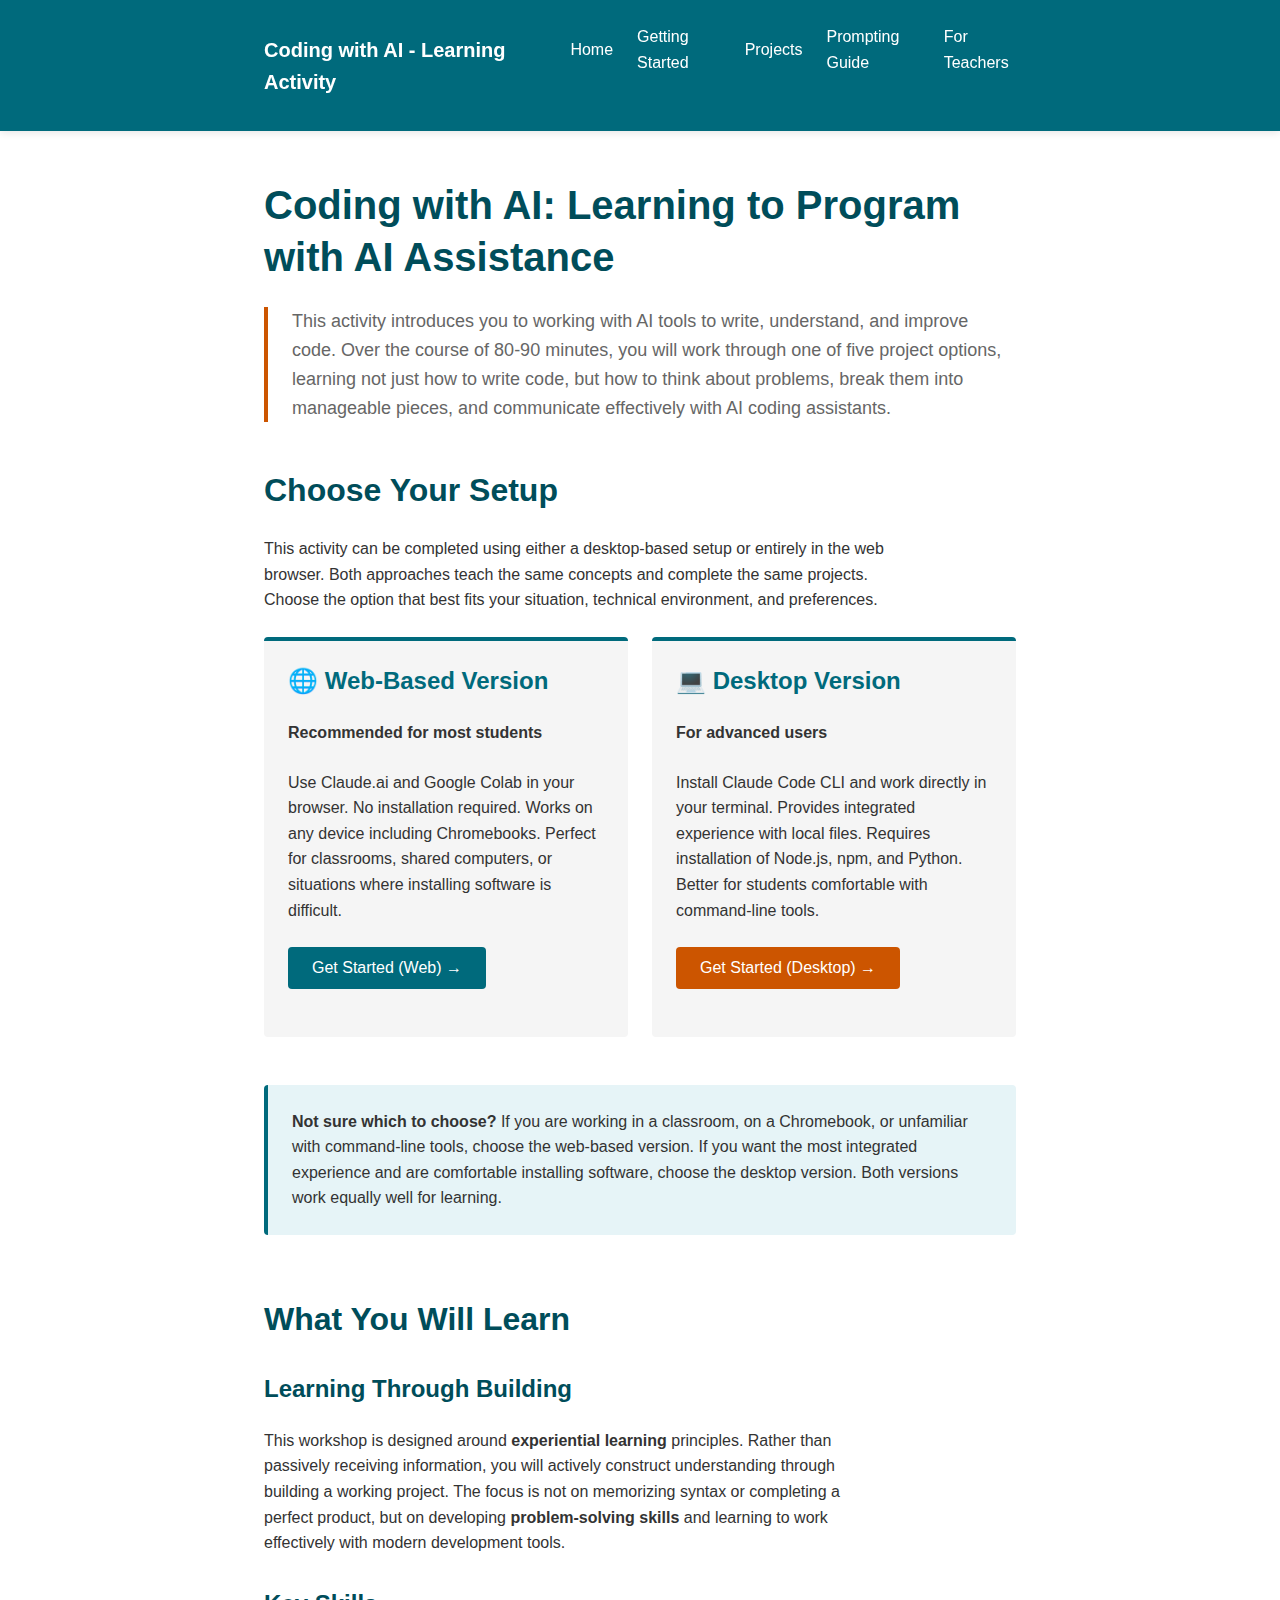
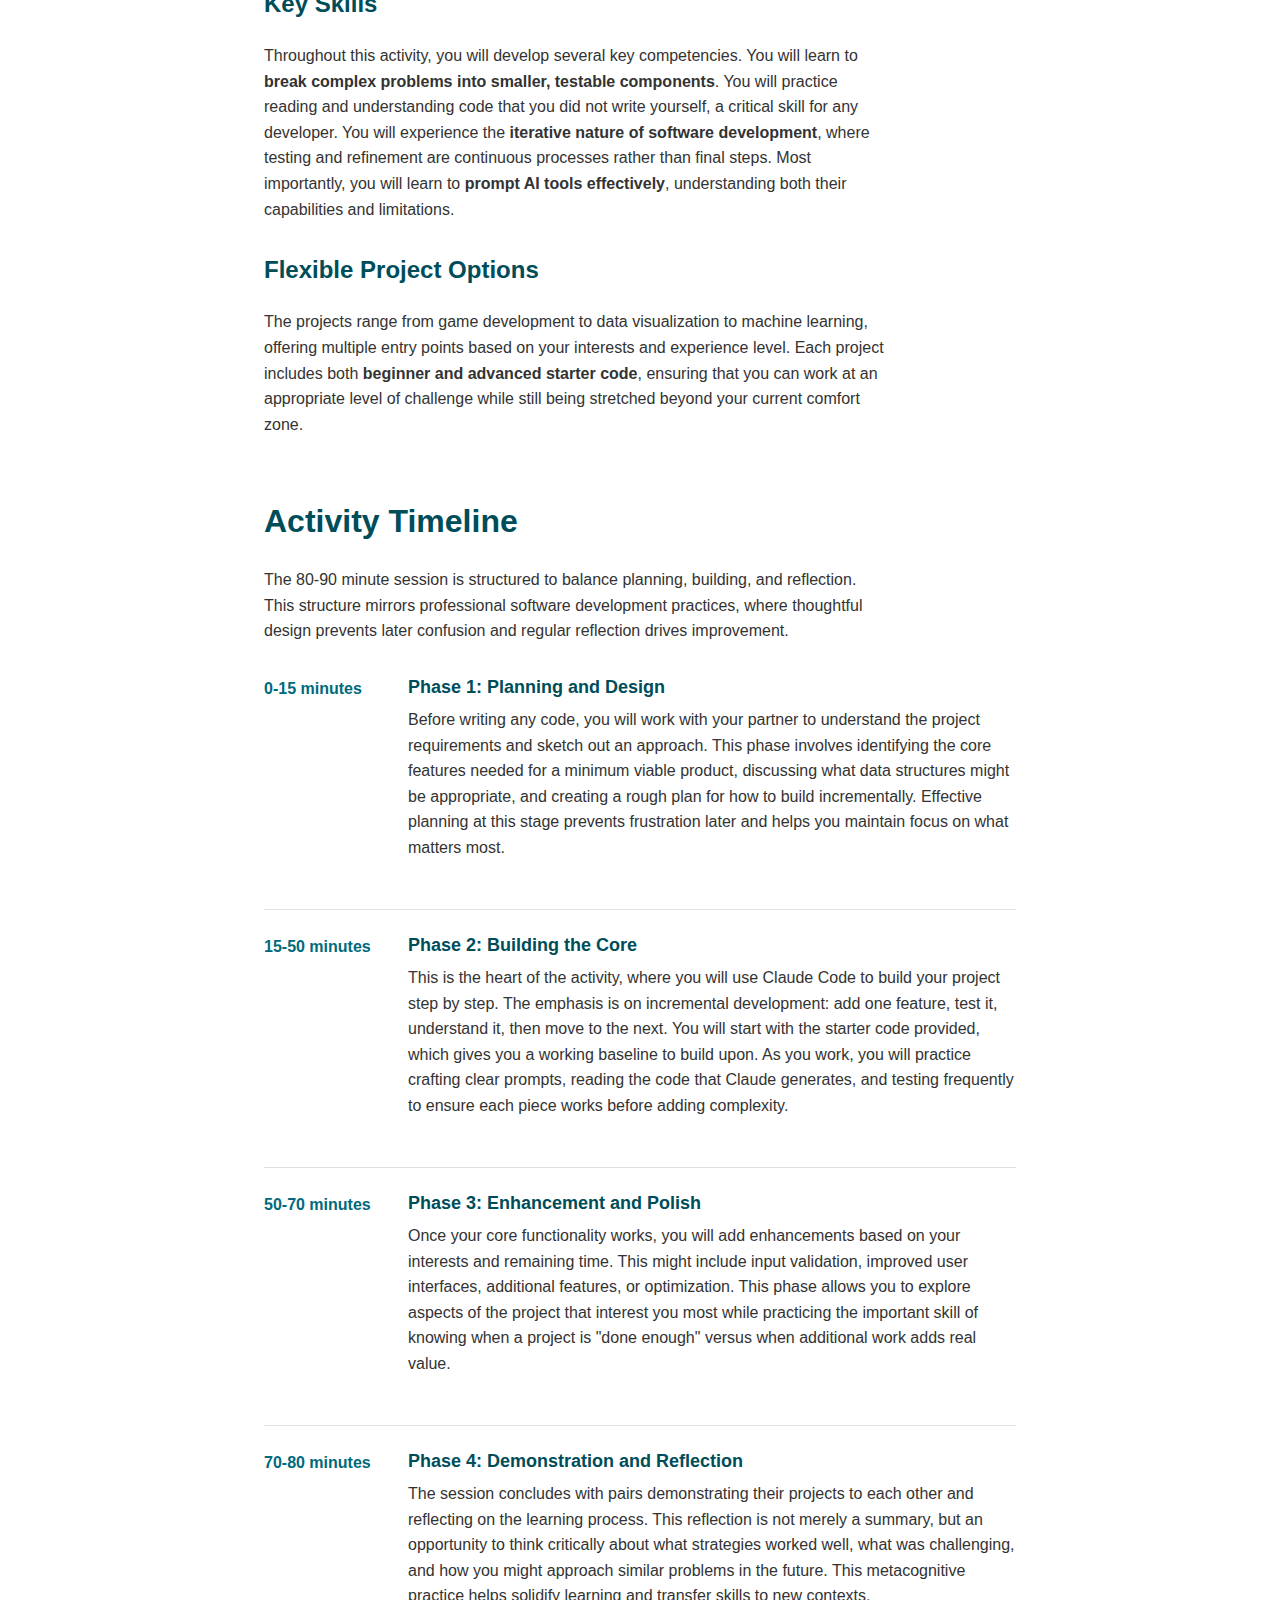
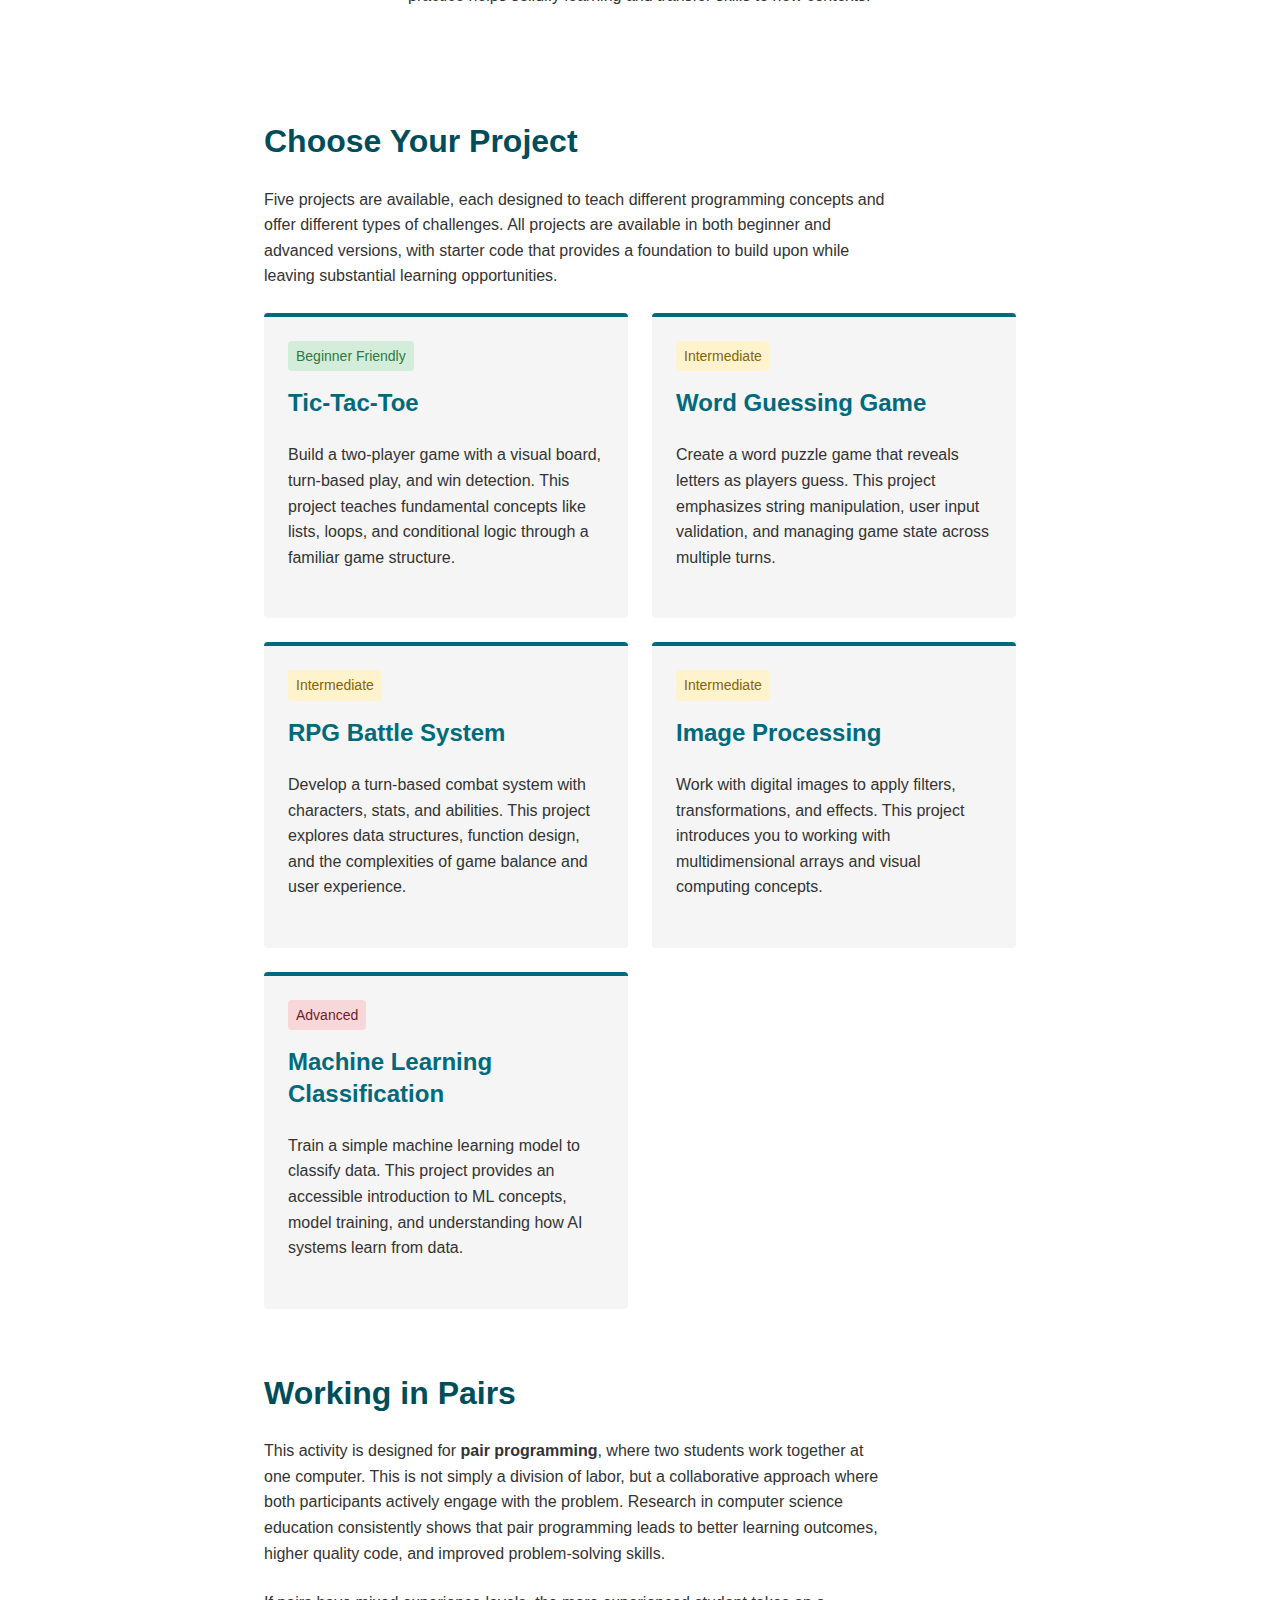
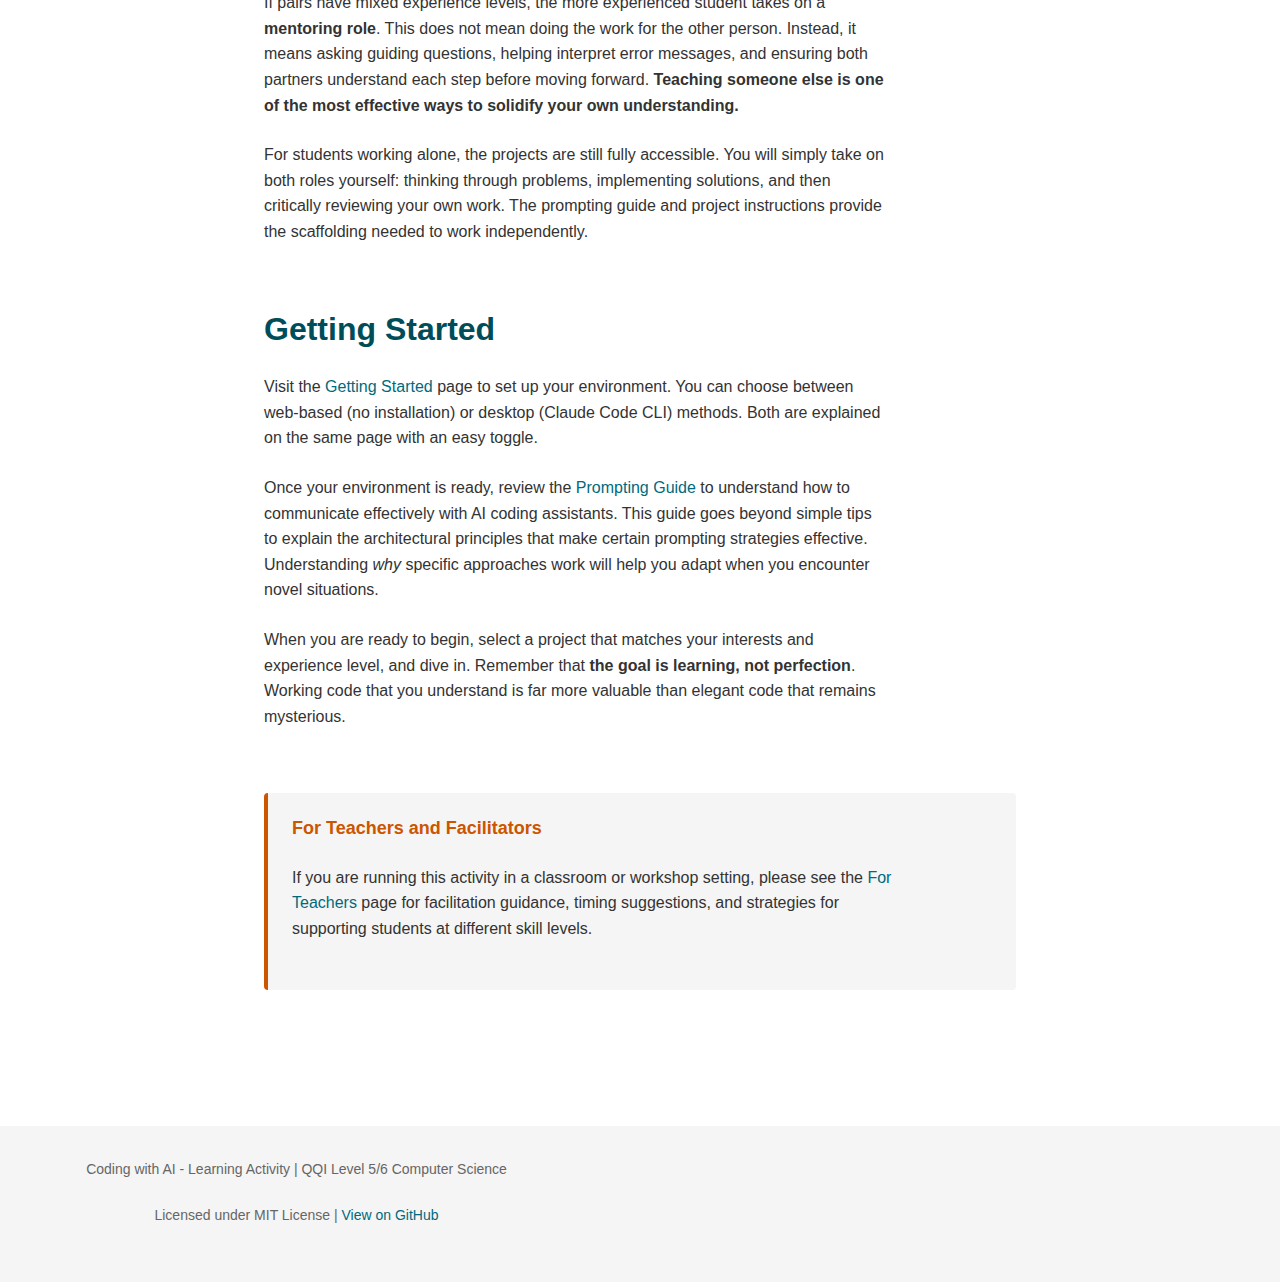
<file: index.html>
<!DOCTYPE html>
<html lang="en">
<head>
    <meta charset="UTF-8">
    <meta name="viewport" content="width=device-width, initial-scale=1.0">
    <title>Coding with AI - Learning Activity</title>
    <link rel="stylesheet" href="css/main.css">
</head>
<body>
    <nav>
        <div class="nav-container">
            <a href="index.html" class="site-title">Coding with AI - Learning Activity</a>
            <ul>
                <li><a href="index.html">Home</a></li>
                <li><a href="getting-started.html">Getting Started</a></li>
                <li><a href="projects.html">Projects</a></li>
                <li><a href="prompting-guide.html">Prompting Guide</a></li>
                <li><a href="for-teachers.html">For Teachers</a></li>
            </ul>
        </div>
    </nav>

    <main>
        <h1>Coding with AI: Learning to Program with AI Assistance</h1>

        <div class="intro">
            This activity introduces you to working with AI tools to write, understand, and improve code. Over the course of 80-90 minutes, you will work through one of five project options, learning not just how to write code, but how to think about problems, break them into manageable pieces, and communicate effectively with AI coding assistants.
        </div>

        <section>
            <h2>Choose Your Setup</h2>
            <p>
                This activity can be completed using either a desktop-based setup or entirely in the web browser. Both approaches teach the same concepts and complete the same projects. Choose the option that best fits your situation, technical environment, and preferences.
            </p>

            <div class="project-grid">
                <div class="project-card">
                    <h3>🌐 Web-Based Version</h3>
                    <p><strong>Recommended for most students</strong></p>
                    <p>
                        Use Claude.ai and Google Colab in your browser. No installation required. Works on any device including Chromebooks. Perfect for classrooms, shared computers, or situations where installing software is difficult.
                    </p>
                    <p style="margin-top: 1rem;">
                        <a href="getting-started.html" class="btn">Get Started (Web) →</a>
                    </p>
                </div>

                <div class="project-card">
                    <h3>💻 Desktop Version</h3>
                    <p><strong>For advanced users</strong></p>
                    <p>
                        Install Claude Code CLI and work directly in your terminal. Provides integrated experience with local files. Requires installation of Node.js, npm, and Python. Better for students comfortable with command-line tools.
                    </p>
                    <p style="margin-top: 1rem;">
                        <a href="getting-started.html" class="btn btn-secondary">Get Started (Desktop) →</a>
                    </p>
                </div>
            </div>

            <div class="note" style="margin-top: 2rem;">
                <strong>Not sure which to choose?</strong> If you are working in a classroom, on a Chromebook, or unfamiliar with command-line tools, choose the web-based version. If you want the most integrated experience and are comfortable installing software, choose the desktop version. Both versions work equally well for learning.
            </div>
        </section>

        <section>
            <h2>What You Will Learn</h2>

            <h3>Learning Through Building</h3>
            <p>
                This workshop is designed around <strong>experiential learning</strong> principles. Rather than passively receiving information, you will actively construct understanding through building a working project. The focus is not on memorizing syntax or completing a perfect product, but on developing <strong>problem-solving skills</strong> and learning to work effectively with modern development tools.
            </p>

            <h3>Key Skills</h3>
            <p>
                Throughout this activity, you will develop several key competencies. You will learn to <strong>break complex problems into smaller, testable components</strong>. You will practice reading and understanding code that you did not write yourself, a critical skill for any developer. You will experience the <strong>iterative nature of software development</strong>, where testing and refinement are continuous processes rather than final steps. Most importantly, you will learn to <strong>prompt AI tools effectively</strong>, understanding both their capabilities and limitations.
            </p>

            <h3>Flexible Project Options</h3>
            <p>
                The projects range from game development to data visualization to machine learning, offering multiple entry points based on your interests and experience level. Each project includes both <strong>beginner and advanced starter code</strong>, ensuring that you can work at an appropriate level of challenge while still being stretched beyond your current comfort zone.
            </p>
        </section>

        <section>
            <h2>Activity Timeline</h2>
            <p>
                The 80-90 minute session is structured to balance planning, building, and reflection. This structure mirrors professional software development practices, where thoughtful design prevents later confusion and regular reflection drives improvement.
            </p>

            <div class="timeline">
                <div class="timeline-item">
                    <div class="timeline-time">0-15 minutes</div>
                    <div class="timeline-content">
                        <h4>Phase 1: Planning and Design</h4>
                        <p>
                            Before writing any code, you will work with your partner to understand the project requirements and sketch out an approach. This phase involves identifying the core features needed for a minimum viable product, discussing what data structures might be appropriate, and creating a rough plan for how to build incrementally. Effective planning at this stage prevents frustration later and helps you maintain focus on what matters most.
                        </p>
                    </div>
                </div>

                <div class="timeline-item">
                    <div class="timeline-time">15-50 minutes</div>
                    <div class="timeline-content">
                        <h4>Phase 2: Building the Core</h4>
                        <p>
                            This is the heart of the activity, where you will use Claude Code to build your project step by step. The emphasis is on incremental development: add one feature, test it, understand it, then move to the next. You will start with the starter code provided, which gives you a working baseline to build upon. As you work, you will practice crafting clear prompts, reading the code that Claude generates, and testing frequently to ensure each piece works before adding complexity.
                        </p>
                    </div>
                </div>

                <div class="timeline-item">
                    <div class="timeline-time">50-70 minutes</div>
                    <div class="timeline-content">
                        <h4>Phase 3: Enhancement and Polish</h4>
                        <p>
                            Once your core functionality works, you will add enhancements based on your interests and remaining time. This might include input validation, improved user interfaces, additional features, or optimization. This phase allows you to explore aspects of the project that interest you most while practicing the important skill of knowing when a project is "done enough" versus when additional work adds real value.
                        </p>
                    </div>
                </div>

                <div class="timeline-item">
                    <div class="timeline-time">70-80 minutes</div>
                    <div class="timeline-content">
                        <h4>Phase 4: Demonstration and Reflection</h4>
                        <p>
                            The session concludes with pairs demonstrating their projects to each other and reflecting on the learning process. This reflection is not merely a summary, but an opportunity to think critically about what strategies worked well, what was challenging, and how you might approach similar problems in the future. This metacognitive practice helps solidify learning and transfer skills to new contexts.
                        </p>
                    </div>
                </div>
            </div>
        </section>

        <section>
            <h2>Choose Your Project</h2>
            <p>
                Five projects are available, each designed to teach different programming concepts and offer different types of challenges. All projects are available in both beginner and advanced versions, with starter code that provides a foundation to build upon while leaving substantial learning opportunities.
            </p>

            <div class="project-grid">
                <div class="project-card">
                    <span class="difficulty beginner">Beginner Friendly</span>
                    <h3><a href="projects/tic-tac-toe.html">Tic-Tac-Toe</a></h3>
                    <p>
                        Build a two-player game with a visual board, turn-based play, and win detection. This project teaches fundamental concepts like lists, loops, and conditional logic through a familiar game structure.
                    </p>
                </div>

                <div class="project-card">
                    <span class="difficulty intermediate">Intermediate</span>
                    <h3><a href="projects/word-guessing.html">Word Guessing Game</a></h3>
                    <p>
                        Create a word puzzle game that reveals letters as players guess. This project emphasizes string manipulation, user input validation, and managing game state across multiple turns.
                    </p>
                </div>

                <div class="project-card">
                    <span class="difficulty intermediate">Intermediate</span>
                    <h3><a href="projects/rpg-battle.html">RPG Battle System</a></h3>
                    <p>
                        Develop a turn-based combat system with characters, stats, and abilities. This project explores data structures, function design, and the complexities of game balance and user experience.
                    </p>
                </div>

                <div class="project-card">
                    <span class="difficulty intermediate">Intermediate</span>
                    <h3><a href="projects/image-processing.html">Image Processing</a></h3>
                    <p>
                        Work with digital images to apply filters, transformations, and effects. This project introduces you to working with multidimensional arrays and visual computing concepts.
                    </p>
                </div>

                <div class="project-card">
                    <span class="difficulty advanced">Advanced</span>
                    <h3><a href="projects/machine-learning.html">Machine Learning Classification</a></h3>
                    <p>
                        Train a simple machine learning model to classify data. This project provides an accessible introduction to ML concepts, model training, and understanding how AI systems learn from data.
                    </p>
                </div>
            </div>
        </section>

        <section>
            <h2>Working in Pairs</h2>
            <p>
                This activity is designed for <strong>pair programming</strong>, where two students work together at one computer. This is not simply a division of labor, but a collaborative approach where both participants actively engage with the problem. Research in computer science education consistently shows that pair programming leads to better learning outcomes, higher quality code, and improved problem-solving skills.
            </p>

            <p>
                If pairs have mixed experience levels, the more experienced student takes on a <strong>mentoring role</strong>. This does not mean doing the work for the other person. Instead, it means asking guiding questions, helping interpret error messages, and ensuring both partners understand each step before moving forward. <strong>Teaching someone else is one of the most effective ways to solidify your own understanding.</strong>
            </p>

            <p>
                For students working alone, the projects are still fully accessible. You will simply take on both roles yourself: thinking through problems, implementing solutions, and then critically reviewing your own work. The prompting guide and project instructions provide the scaffolding needed to work independently.
            </p>
        </section>

        <section>
            <h2>Getting Started</h2>
            <p>
                Visit the <a href="getting-started.html">Getting Started</a> page to set up your environment. You can choose between web-based (no installation) or desktop (Claude Code CLI) methods. Both are explained on the same page with an easy toggle.
            </p>

            <p>
                Once your environment is ready, review the <a href="prompting-guide.html">Prompting Guide</a> to understand how to communicate effectively with AI coding assistants. This guide goes beyond simple tips to explain the architectural principles that make certain prompting strategies effective. Understanding <em>why</em> specific approaches work will help you adapt when you encounter novel situations.
            </p>

            <p>
                When you are ready to begin, select a project that matches your interests and experience level, and dive in. Remember that <strong>the goal is learning, not perfection</strong>. Working code that you understand is far more valuable than elegant code that remains mysterious.
            </p>
        </section>

        <section class="callout">
            <h3>For Teachers and Facilitators</h3>
            <p>
                If you are running this activity in a classroom or workshop setting, please see the <a href="for-teachers.html">For Teachers</a> page for facilitation guidance, timing suggestions, and strategies for supporting students at different skill levels.
            </p>
        </section>
    </main>

    <footer>
        <p>Coding with AI - Learning Activity | QQI Level 5/6 Computer Science</p>
        <p>Licensed under MIT License | <a href="https://github.com/deweydex/2plus1Coding">View on GitHub</a></p>
    </footer>
</body>
</html>
</file>
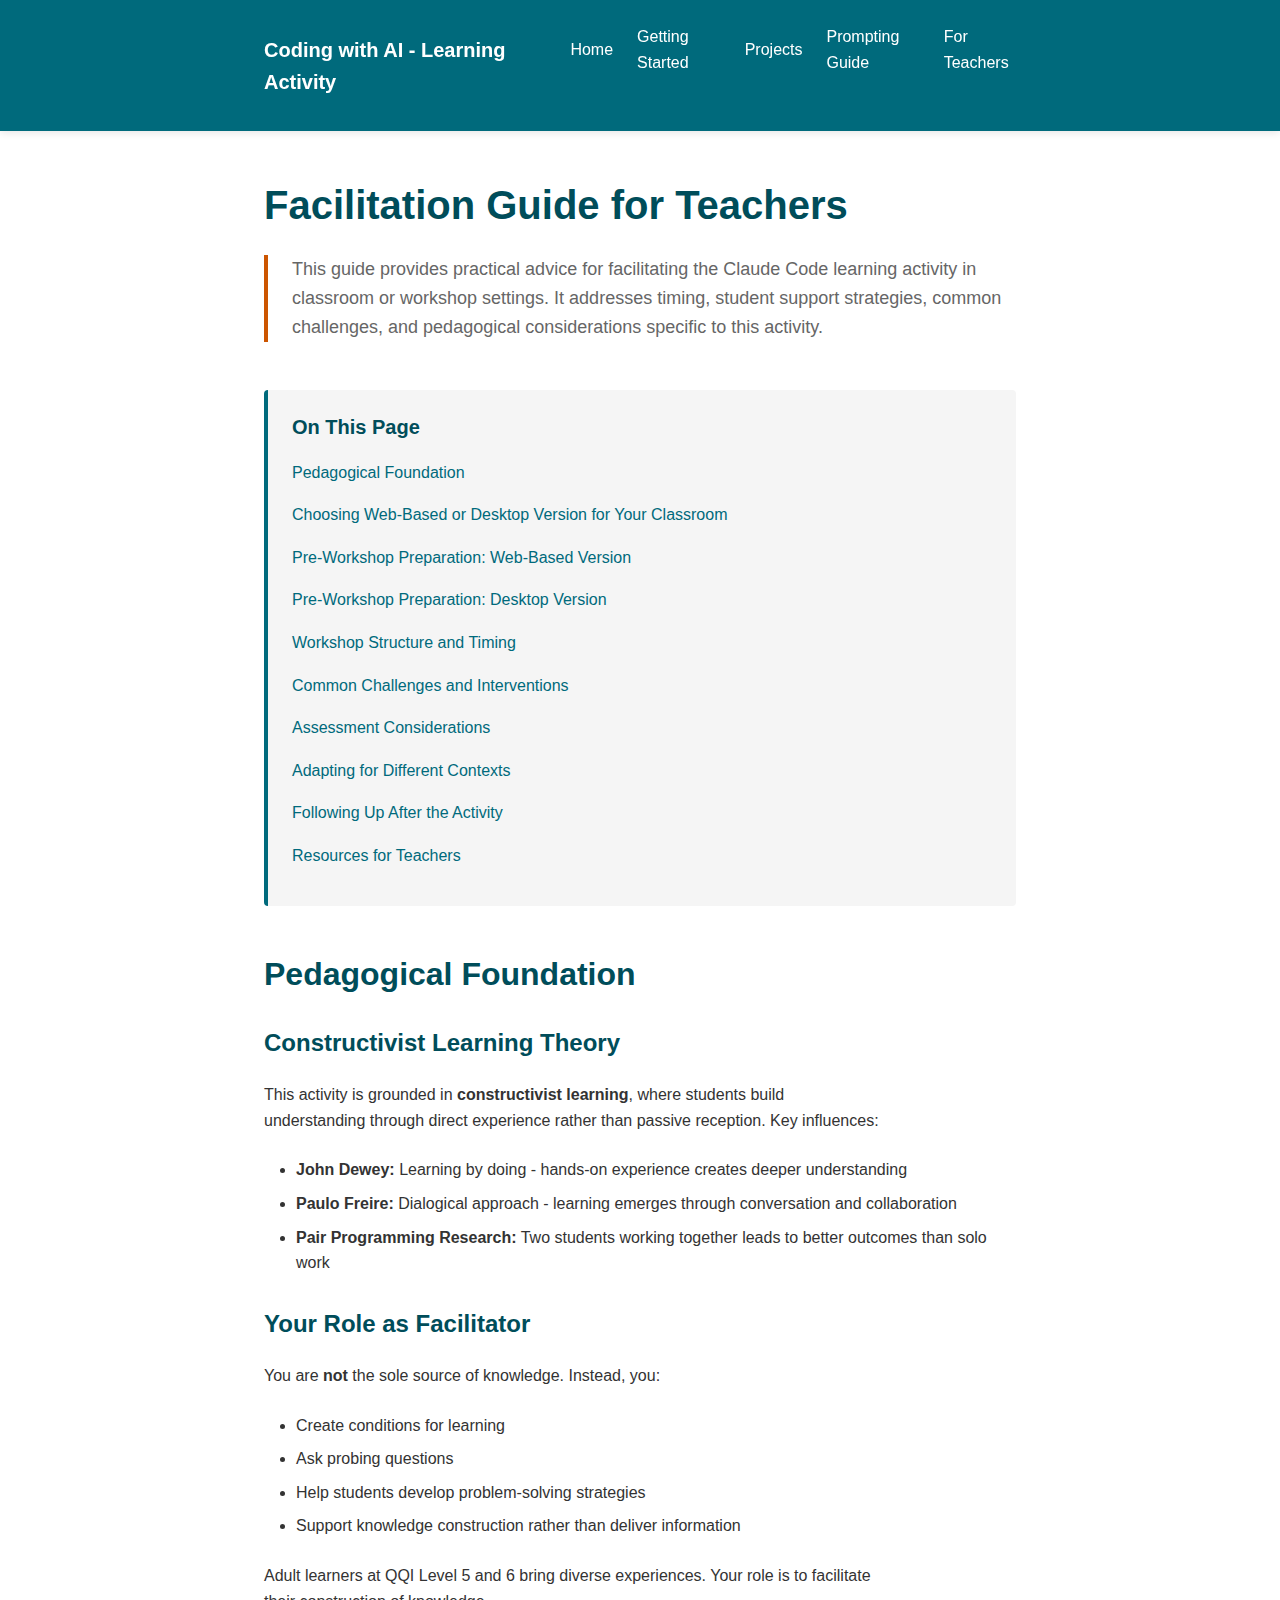
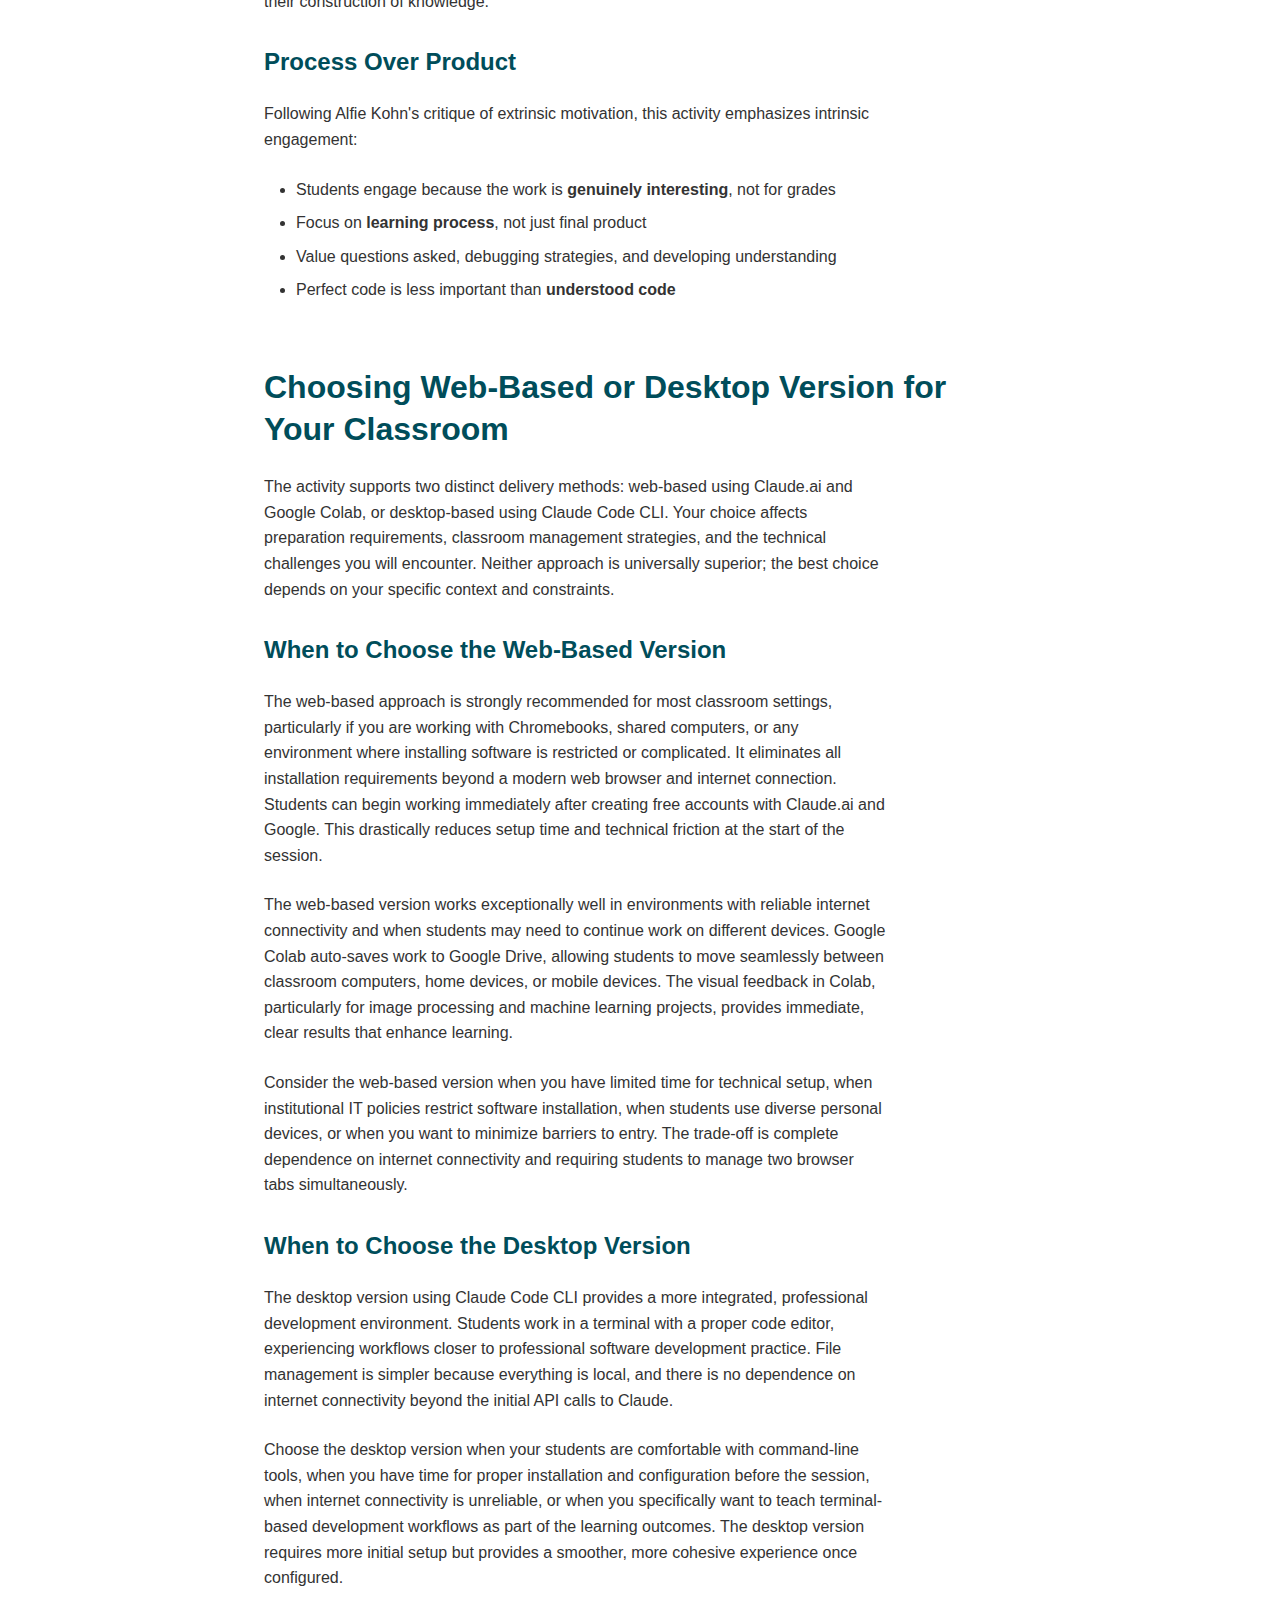
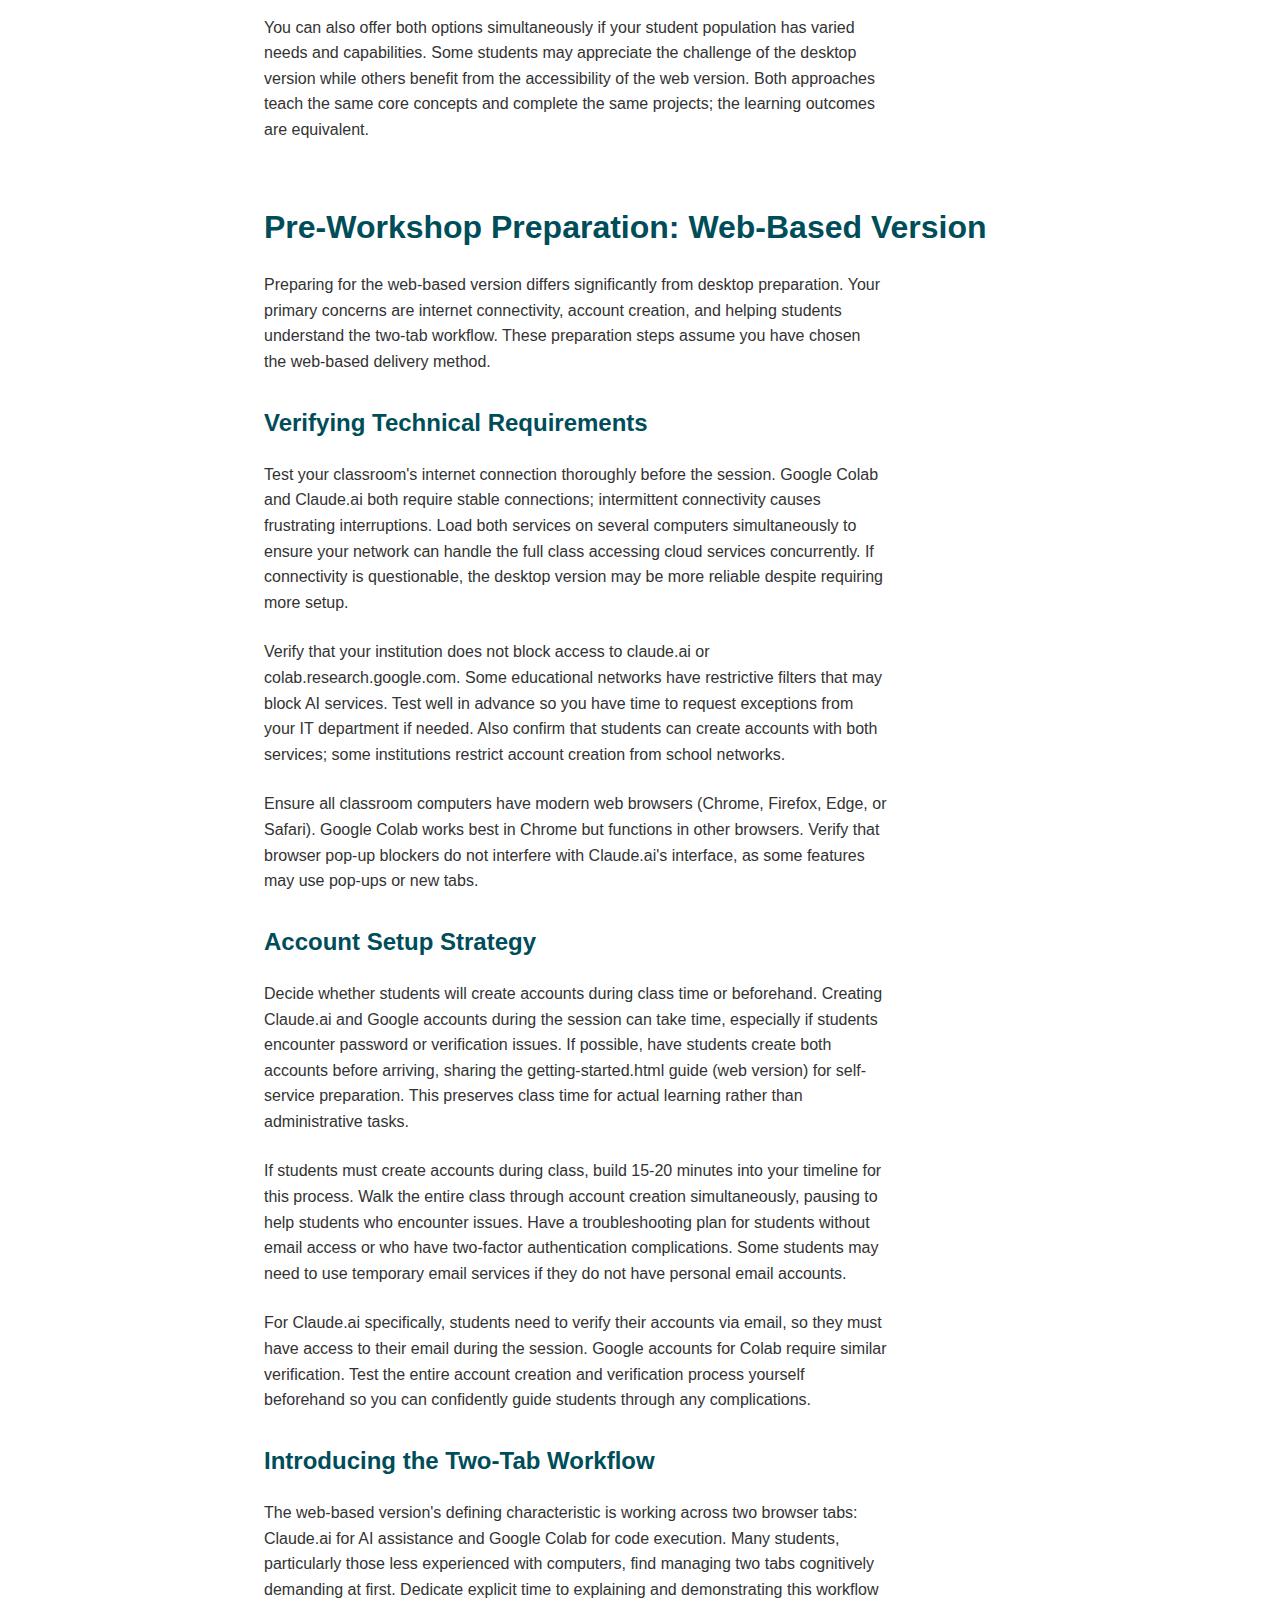
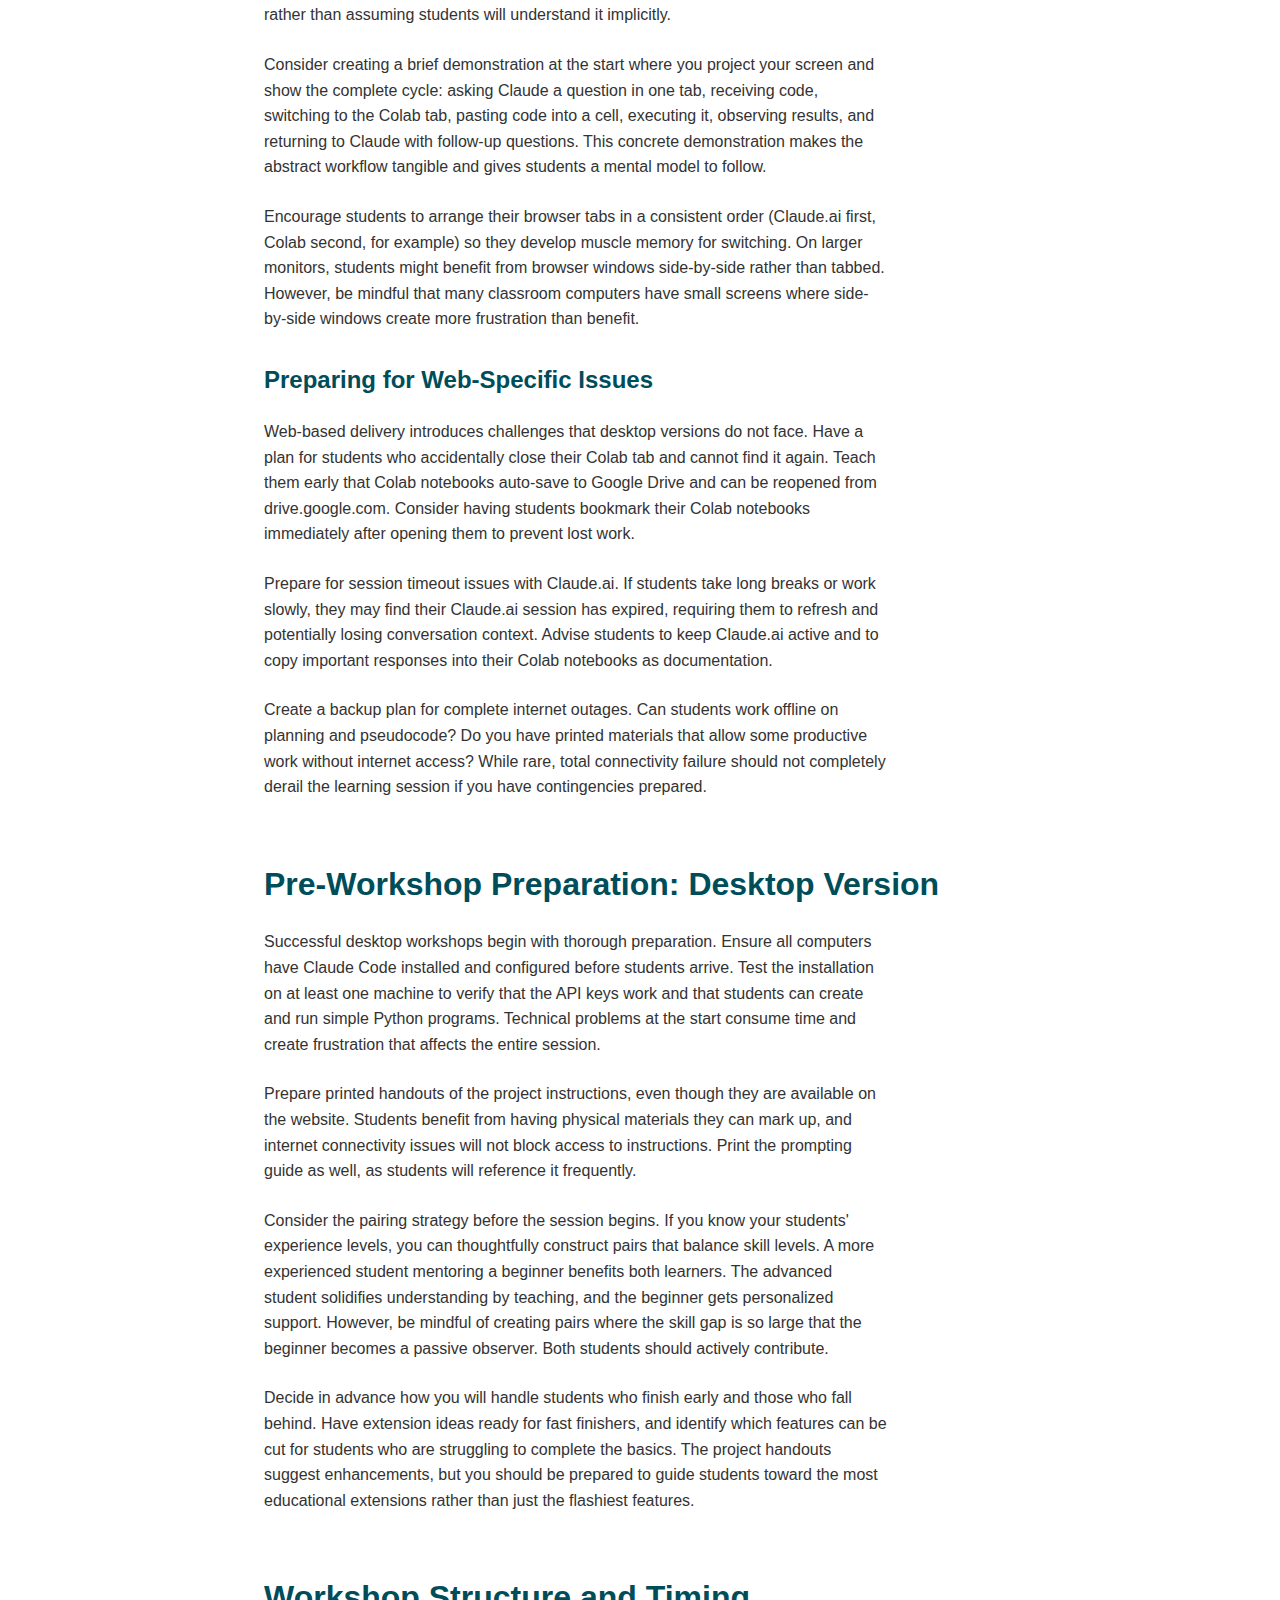
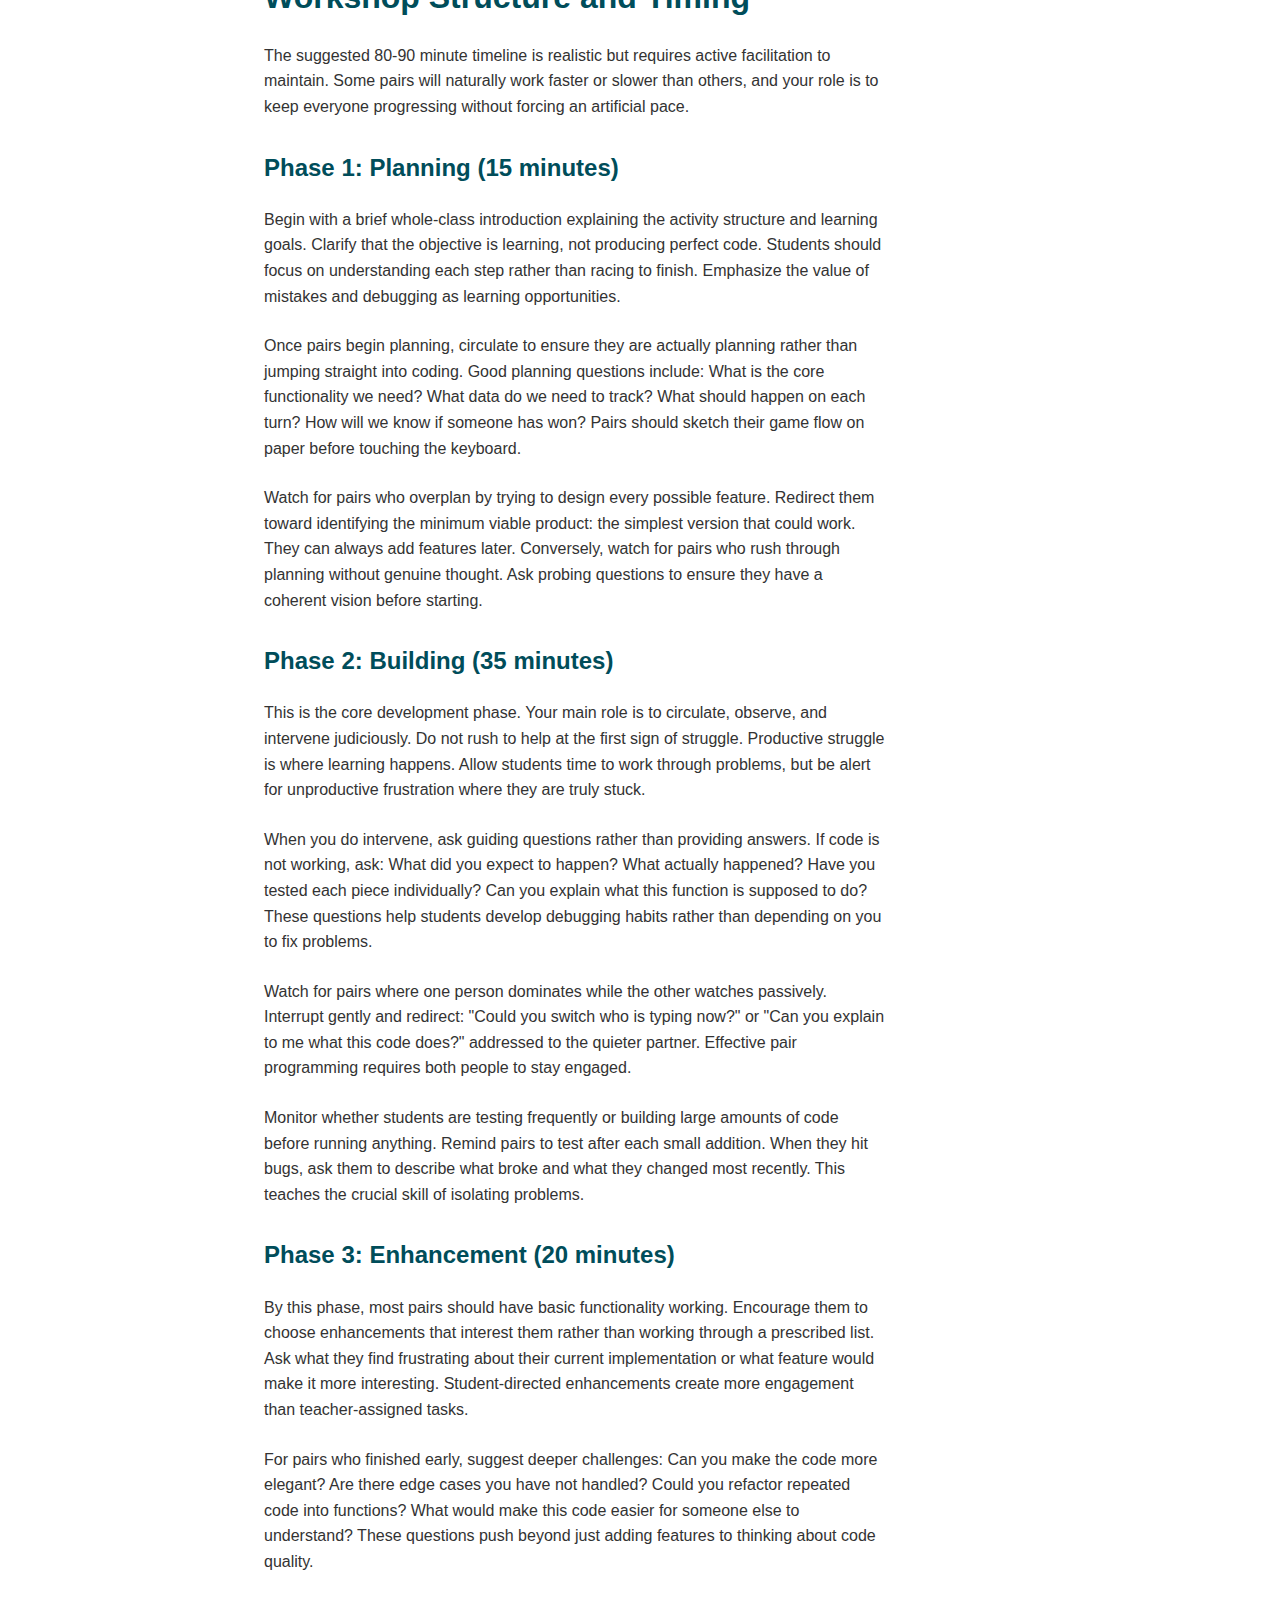
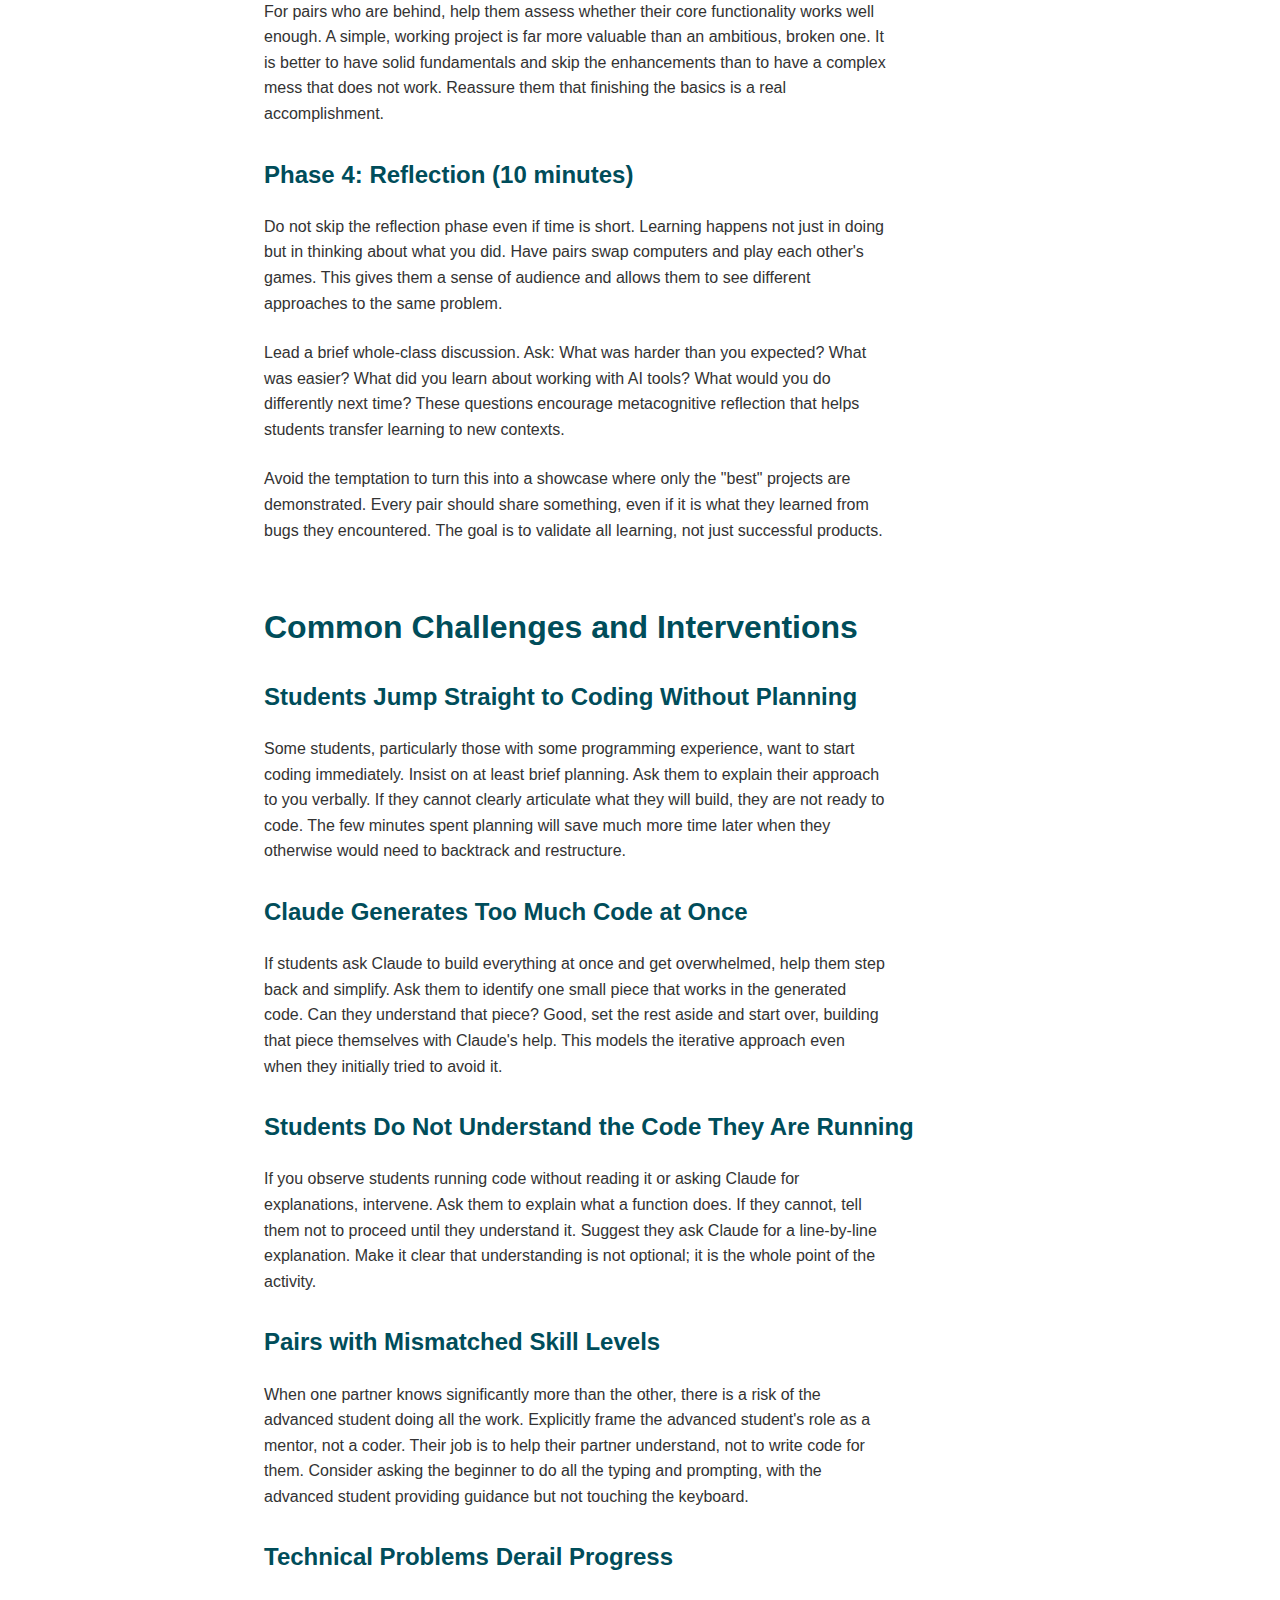
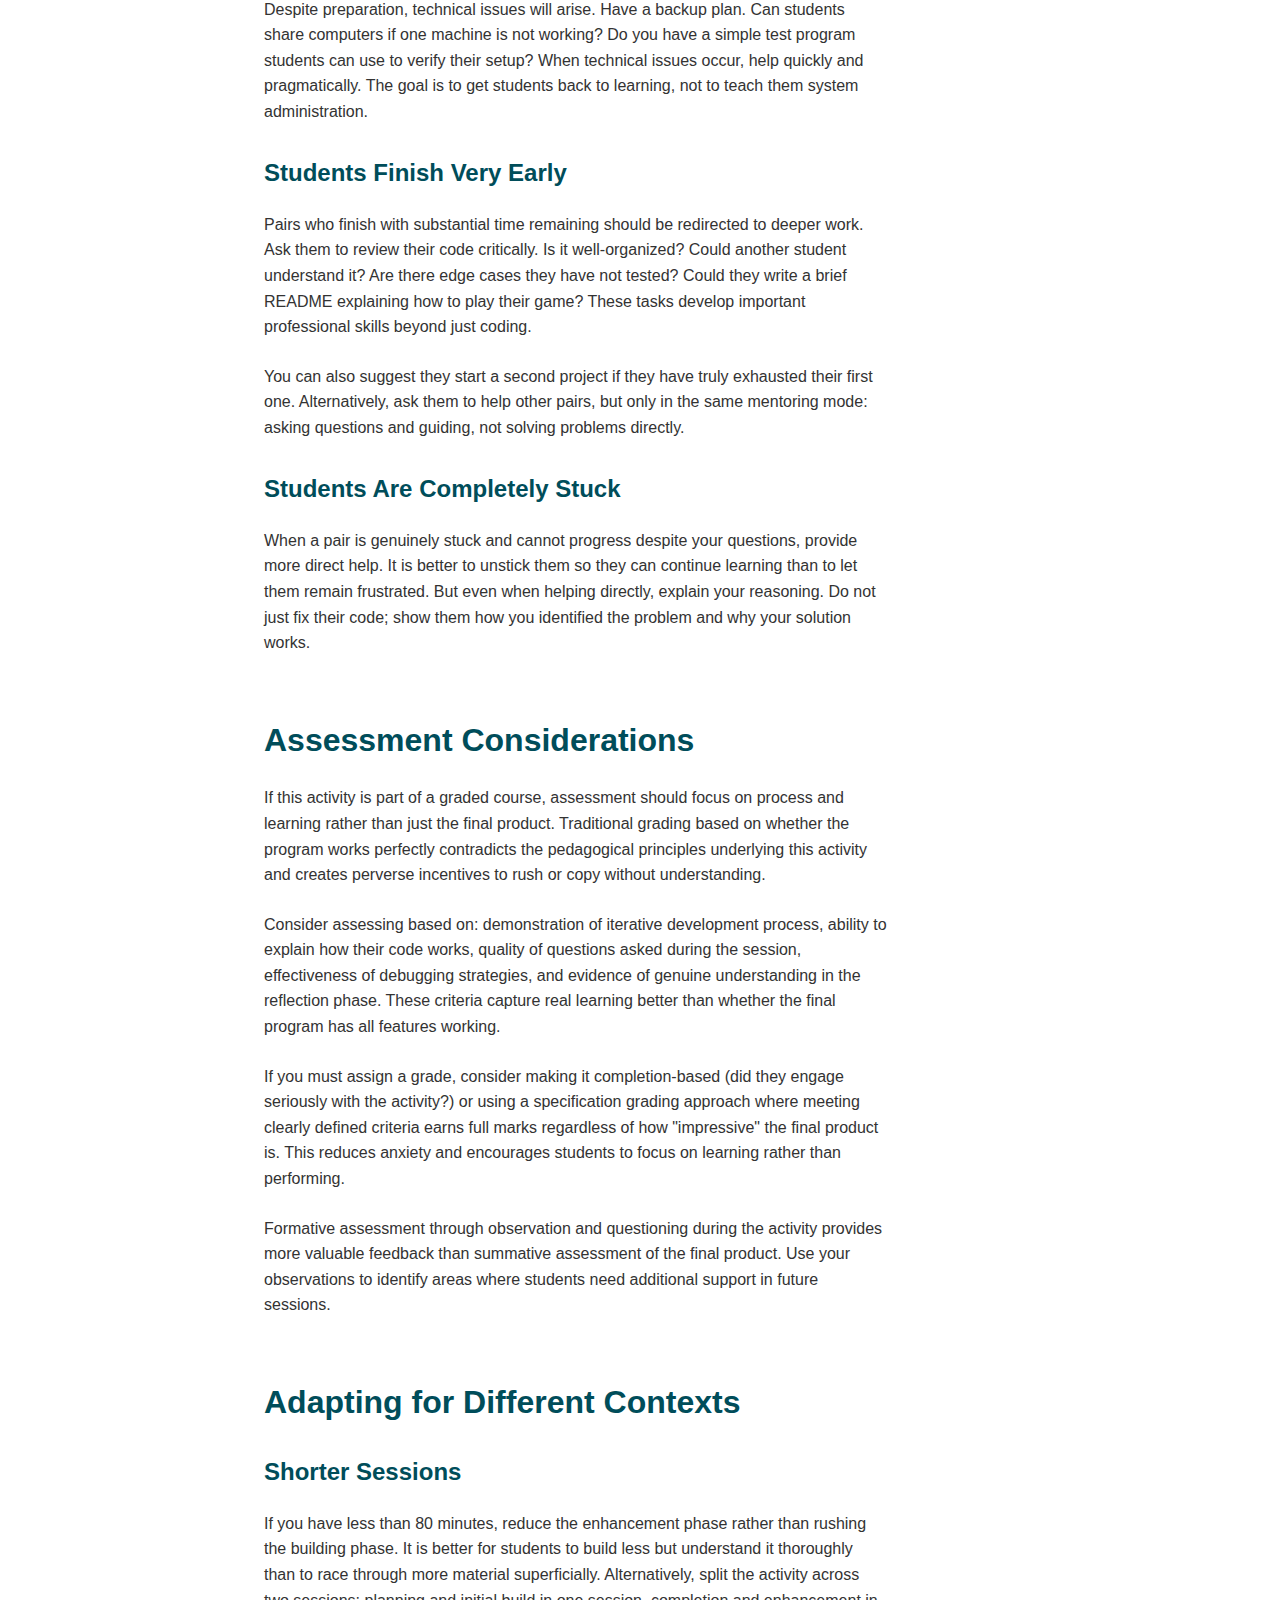
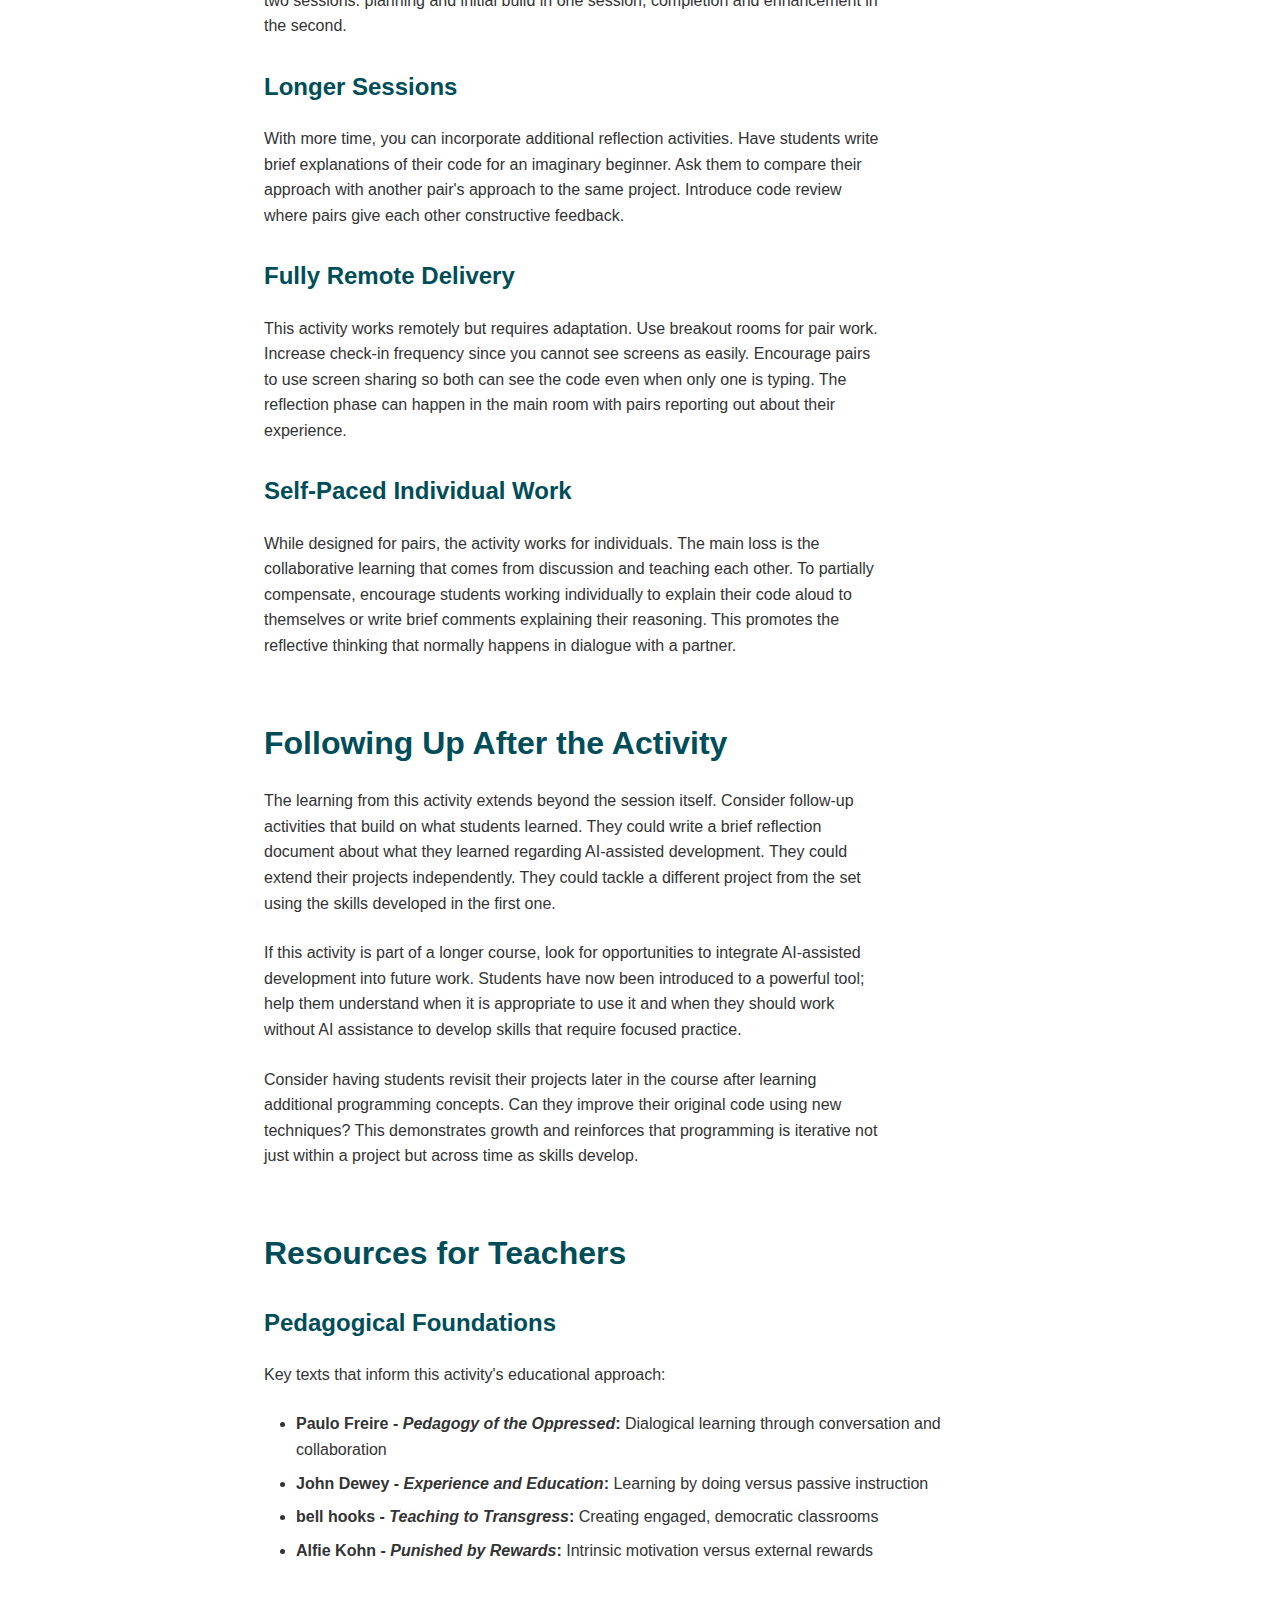
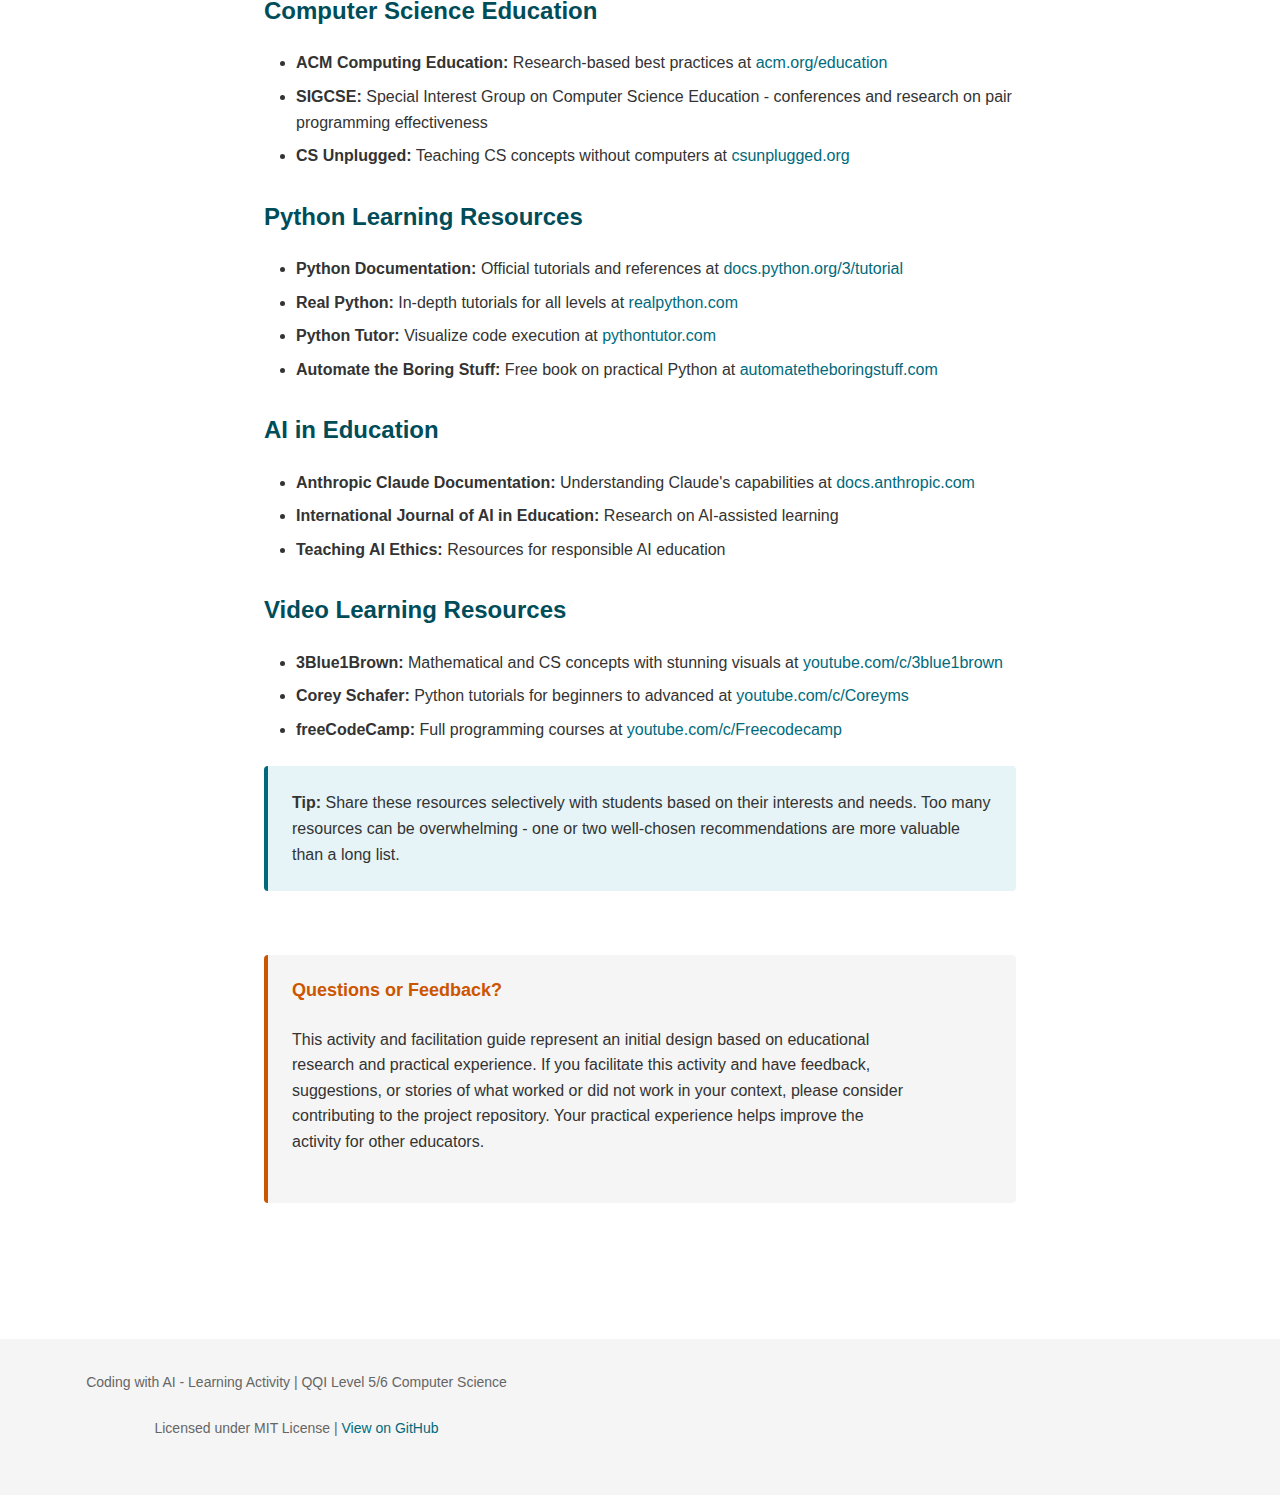
<file: for-teachers.html>
<!DOCTYPE html>
<html lang="en">
<head>
    <meta charset="UTF-8">
    <meta name="viewport" content="width=device-width, initial-scale=1.0">
    <title>For Teachers - Coding with AI</title>
    <link rel="stylesheet" href="css/main.css">
</head>
<body>
    <nav>
        <div class="nav-container">
            <a href="index.html" class="site-title">Coding with AI - Learning Activity</a>
            <ul>
                <li><a href="index.html">Home</a></li>
                <li><a href="getting-started.html">Getting Started</a></li>
                <li><a href="projects.html">Projects</a></li>
                <li><a href="prompting-guide.html">Prompting Guide</a></li>
                <li><a href="for-teachers.html">For Teachers</a></li>
            </ul>
        </div>
    </nav>

    <main>
        <h1>Facilitation Guide for Teachers</h1>

        <div class="intro">
            This guide provides practical advice for facilitating the Claude Code learning activity in classroom or workshop settings. It addresses timing, student support strategies, common challenges, and pedagogical considerations specific to this activity.
        </div>

        <div class="table-of-contents">
            <h2>On This Page</h2>
            <ul>
                <li><a href="#pedagogical">Pedagogical Foundation</a></li>
                <li><a href="#choosing-version">Choosing Web-Based or Desktop Version for Your Classroom</a></li>
                <li><a href="#prep-web">Pre-Workshop Preparation: Web-Based Version</a></li>
                <li><a href="#prep-desktop">Pre-Workshop Preparation: Desktop Version</a></li>
                <li><a href="#workshop-timing">Workshop Structure and Timing</a></li>
                <li><a href="#challenges">Common Challenges and Interventions</a></li>
                <li><a href="#assessment">Assessment Considerations</a></li>
                <li><a href="#adapting">Adapting for Different Contexts</a></li>
                <li><a href="#follow-up">Following Up After the Activity</a></li>
                <li><a href="#resources">Resources for Teachers</a></li>
            </ul>
        </div>

        <section id="pedagogical">
            <h2>Pedagogical Foundation</h2>

            <h3>Constructivist Learning Theory</h3>
            <p>
                This activity is grounded in <strong>constructivist learning</strong>, where students build understanding through direct experience rather than passive reception. Key influences:
            </p>
            <ul>
                <li><strong>John Dewey:</strong> Learning by doing - hands-on experience creates deeper understanding</li>
                <li><strong>Paulo Freire:</strong> Dialogical approach - learning emerges through conversation and collaboration</li>
                <li><strong>Pair Programming Research:</strong> Two students working together leads to better outcomes than solo work</li>
            </ul>

            <h3>Your Role as Facilitator</h3>
            <p>
                You are <strong>not</strong> the sole source of knowledge. Instead, you:
            </p>
            <ul>
                <li>Create conditions for learning</li>
                <li>Ask probing questions</li>
                <li>Help students develop problem-solving strategies</li>
                <li>Support knowledge construction rather than deliver information</li>
            </ul>
            <p>
                Adult learners at QQI Level 5 and 6 bring diverse experiences. Your role is to facilitate their construction of knowledge.
            </p>

            <h3>Process Over Product</h3>
            <p>
                Following Alfie Kohn's critique of extrinsic motivation, this activity emphasizes intrinsic engagement:
            </p>
            <ul>
                <li>Students engage because the work is <strong>genuinely interesting</strong>, not for grades</li>
                <li>Focus on <strong>learning process</strong>, not just final product</li>
                <li>Value questions asked, debugging strategies, and developing understanding</li>
                <li>Perfect code is less important than <strong>understood code</strong></li>
            </ul>
        </section>

        <section id="choosing-version">
            <h2>Choosing Web-Based or Desktop Version for Your Classroom</h2>
            <p>
                The activity supports two distinct delivery methods: web-based using Claude.ai and Google Colab, or desktop-based using Claude Code CLI. Your choice affects preparation requirements, classroom management strategies, and the technical challenges you will encounter. Neither approach is universally superior; the best choice depends on your specific context and constraints.
            </p>

            <h3>When to Choose the Web-Based Version</h3>
            <p>
                The web-based approach is strongly recommended for most classroom settings, particularly if you are working with Chromebooks, shared computers, or any environment where installing software is restricted or complicated. It eliminates all installation requirements beyond a modern web browser and internet connection. Students can begin working immediately after creating free accounts with Claude.ai and Google. This drastically reduces setup time and technical friction at the start of the session.
            </p>

            <p>
                The web-based version works exceptionally well in environments with reliable internet connectivity and when students may need to continue work on different devices. Google Colab auto-saves work to Google Drive, allowing students to move seamlessly between classroom computers, home devices, or mobile devices. The visual feedback in Colab, particularly for image processing and machine learning projects, provides immediate, clear results that enhance learning.
            </p>

            <p>
                Consider the web-based version when you have limited time for technical setup, when institutional IT policies restrict software installation, when students use diverse personal devices, or when you want to minimize barriers to entry. The trade-off is complete dependence on internet connectivity and requiring students to manage two browser tabs simultaneously.
            </p>

            <h3>When to Choose the Desktop Version</h3>
            <p>
                The desktop version using Claude Code CLI provides a more integrated, professional development environment. Students work in a terminal with a proper code editor, experiencing workflows closer to professional software development practice. File management is simpler because everything is local, and there is no dependence on internet connectivity beyond the initial API calls to Claude.
            </p>

            <p>
                Choose the desktop version when your students are comfortable with command-line tools, when you have time for proper installation and configuration before the session, when internet connectivity is unreliable, or when you specifically want to teach terminal-based development workflows as part of the learning outcomes. The desktop version requires more initial setup but provides a smoother, more cohesive experience once configured.
            </p>

            <p>
                You can also offer both options simultaneously if your student population has varied needs and capabilities. Some students may appreciate the challenge of the desktop version while others benefit from the accessibility of the web version. Both approaches teach the same core concepts and complete the same projects; the learning outcomes are equivalent.
            </p>
        </section>

        <section id="prep-web">
            <h2>Pre-Workshop Preparation: Web-Based Version</h2>
            <p>
                Preparing for the web-based version differs significantly from desktop preparation. Your primary concerns are internet connectivity, account creation, and helping students understand the two-tab workflow. These preparation steps assume you have chosen the web-based delivery method.
            </p>

            <h3>Verifying Technical Requirements</h3>
            <p>
                Test your classroom's internet connection thoroughly before the session. Google Colab and Claude.ai both require stable connections; intermittent connectivity causes frustrating interruptions. Load both services on several computers simultaneously to ensure your network can handle the full class accessing cloud services concurrently. If connectivity is questionable, the desktop version may be more reliable despite requiring more setup.
            </p>

            <p>
                Verify that your institution does not block access to claude.ai or colab.research.google.com. Some educational networks have restrictive filters that may block AI services. Test well in advance so you have time to request exceptions from your IT department if needed. Also confirm that students can create accounts with both services; some institutions restrict account creation from school networks.
            </p>

            <p>
                Ensure all classroom computers have modern web browsers (Chrome, Firefox, Edge, or Safari). Google Colab works best in Chrome but functions in other browsers. Verify that browser pop-up blockers do not interfere with Claude.ai's interface, as some features may use pop-ups or new tabs.
            </p>

            <h3>Account Setup Strategy</h3>
            <p>
                Decide whether students will create accounts during class time or beforehand. Creating Claude.ai and Google accounts during the session can take time, especially if students encounter password or verification issues. If possible, have students create both accounts before arriving, sharing the getting-started.html guide (web version) for self-service preparation. This preserves class time for actual learning rather than administrative tasks.
            </p>

            <p>
                If students must create accounts during class, build 15-20 minutes into your timeline for this process. Walk the entire class through account creation simultaneously, pausing to help students who encounter issues. Have a troubleshooting plan for students without email access or who have two-factor authentication complications. Some students may need to use temporary email services if they do not have personal email accounts.
            </p>

            <p>
                For Claude.ai specifically, students need to verify their accounts via email, so they must have access to their email during the session. Google accounts for Colab require similar verification. Test the entire account creation and verification process yourself beforehand so you can confidently guide students through any complications.
            </p>

            <h3>Introducing the Two-Tab Workflow</h3>
            <p>
                The web-based version's defining characteristic is working across two browser tabs: Claude.ai for AI assistance and Google Colab for code execution. Many students, particularly those less experienced with computers, find managing two tabs cognitively demanding at first. Dedicate explicit time to explaining and demonstrating this workflow rather than assuming students will understand it implicitly.
            </p>

            <p>
                Consider creating a brief demonstration at the start where you project your screen and show the complete cycle: asking Claude a question in one tab, receiving code, switching to the Colab tab, pasting code into a cell, executing it, observing results, and returning to Claude with follow-up questions. This concrete demonstration makes the abstract workflow tangible and gives students a mental model to follow.
            </p>

            <p>
                Encourage students to arrange their browser tabs in a consistent order (Claude.ai first, Colab second, for example) so they develop muscle memory for switching. On larger monitors, students might benefit from browser windows side-by-side rather than tabbed. However, be mindful that many classroom computers have small screens where side-by-side windows create more frustration than benefit.
            </p>

            <h3>Preparing for Web-Specific Issues</h3>
            <p>
                Web-based delivery introduces challenges that desktop versions do not face. Have a plan for students who accidentally close their Colab tab and cannot find it again. Teach them early that Colab notebooks auto-save to Google Drive and can be reopened from drive.google.com. Consider having students bookmark their Colab notebooks immediately after opening them to prevent lost work.
            </p>

            <p>
                Prepare for session timeout issues with Claude.ai. If students take long breaks or work slowly, they may find their Claude.ai session has expired, requiring them to refresh and potentially losing conversation context. Advise students to keep Claude.ai active and to copy important responses into their Colab notebooks as documentation.
            </p>

            <p>
                Create a backup plan for complete internet outages. Can students work offline on planning and pseudocode? Do you have printed materials that allow some productive work without internet access? While rare, total connectivity failure should not completely derail the learning session if you have contingencies prepared.
            </p>
        </section>

        <section id="prep-desktop">
            <h2>Pre-Workshop Preparation: Desktop Version</h2>
            <p>
                Successful desktop workshops begin with thorough preparation. Ensure all computers have Claude Code installed and configured before students arrive. Test the installation on at least one machine to verify that the API keys work and that students can create and run simple Python programs. Technical problems at the start consume time and create frustration that affects the entire session.
            </p>

            <p>
                Prepare printed handouts of the project instructions, even though they are available on the website. Students benefit from having physical materials they can mark up, and internet connectivity issues will not block access to instructions. Print the prompting guide as well, as students will reference it frequently.
            </p>

            <p>
                Consider the pairing strategy before the session begins. If you know your students' experience levels, you can thoughtfully construct pairs that balance skill levels. A more experienced student mentoring a beginner benefits both learners. The advanced student solidifies understanding by teaching, and the beginner gets personalized support. However, be mindful of creating pairs where the skill gap is so large that the beginner becomes a passive observer. Both students should actively contribute.
            </p>

            <p>
                Decide in advance how you will handle students who finish early and those who fall behind. Have extension ideas ready for fast finishers, and identify which features can be cut for students who are struggling to complete the basics. The project handouts suggest enhancements, but you should be prepared to guide students toward the most educational extensions rather than just the flashiest features.
            </p>
        </section>

        <section id="workshop-timing">
            <h2>Workshop Structure and Timing</h2>
            <p>
                The suggested 80-90 minute timeline is realistic but requires active facilitation to maintain. Some pairs will naturally work faster or slower than others, and your role is to keep everyone progressing without forcing an artificial pace.
            </p>

            <h3>Phase 1: Planning (15 minutes)</h3>
            <p>
                Begin with a brief whole-class introduction explaining the activity structure and learning goals. Clarify that the objective is learning, not producing perfect code. Students should focus on understanding each step rather than racing to finish. Emphasize the value of mistakes and debugging as learning opportunities.
            </p>

            <p>
                Once pairs begin planning, circulate to ensure they are actually planning rather than jumping straight into coding. Good planning questions include: What is the core functionality we need? What data do we need to track? What should happen on each turn? How will we know if someone has won? Pairs should sketch their game flow on paper before touching the keyboard.
            </p>

            <p>
                Watch for pairs who overplan by trying to design every possible feature. Redirect them toward identifying the minimum viable product: the simplest version that could work. They can always add features later. Conversely, watch for pairs who rush through planning without genuine thought. Ask probing questions to ensure they have a coherent vision before starting.
            </p>

            <h3>Phase 2: Building (35 minutes)</h3>
            <p>
                This is the core development phase. Your main role is to circulate, observe, and intervene judiciously. Do not rush to help at the first sign of struggle. Productive struggle is where learning happens. Allow students time to work through problems, but be alert for unproductive frustration where they are truly stuck.
            </p>

            <p>
                When you do intervene, ask guiding questions rather than providing answers. If code is not working, ask: What did you expect to happen? What actually happened? Have you tested each piece individually? Can you explain what this function is supposed to do? These questions help students develop debugging habits rather than depending on you to fix problems.
            </p>

            <p>
                Watch for pairs where one person dominates while the other watches passively. Interrupt gently and redirect: "Could you switch who is typing now?" or "Can you explain to me what this code does?" addressed to the quieter partner. Effective pair programming requires both people to stay engaged.
            </p>

            <p>
                Monitor whether students are testing frequently or building large amounts of code before running anything. Remind pairs to test after each small addition. When they hit bugs, ask them to describe what broke and what they changed most recently. This teaches the crucial skill of isolating problems.
            </p>

            <h3>Phase 3: Enhancement (20 minutes)</h3>
            <p>
                By this phase, most pairs should have basic functionality working. Encourage them to choose enhancements that interest them rather than working through a prescribed list. Ask what they find frustrating about their current implementation or what feature would make it more interesting. Student-directed enhancements create more engagement than teacher-assigned tasks.
            </p>

            <p>
                For pairs who finished early, suggest deeper challenges: Can you make the code more elegant? Are there edge cases you have not handled? Could you refactor repeated code into functions? What would make this code easier for someone else to understand? These questions push beyond just adding features to thinking about code quality.
            </p>

            <p>
                For pairs who are behind, help them assess whether their core functionality works well enough. A simple, working project is far more valuable than an ambitious, broken one. It is better to have solid fundamentals and skip the enhancements than to have a complex mess that does not work. Reassure them that finishing the basics is a real accomplishment.
            </p>

            <h3>Phase 4: Reflection (10 minutes)</h3>
            <p>
                Do not skip the reflection phase even if time is short. Learning happens not just in doing but in thinking about what you did. Have pairs swap computers and play each other's games. This gives them a sense of audience and allows them to see different approaches to the same problem.
            </p>

            <p>
                Lead a brief whole-class discussion. Ask: What was harder than you expected? What was easier? What did you learn about working with AI tools? What would you do differently next time? These questions encourage metacognitive reflection that helps students transfer learning to new contexts.
            </p>

            <p>
                Avoid the temptation to turn this into a showcase where only the "best" projects are demonstrated. Every pair should share something, even if it is what they learned from bugs they encountered. The goal is to validate all learning, not just successful products.
            </p>
        </section>

        <section id="challenges">
            <h2>Common Challenges and Interventions</h2>

            <h3>Students Jump Straight to Coding Without Planning</h3>
            <p>
                Some students, particularly those with some programming experience, want to start coding immediately. Insist on at least brief planning. Ask them to explain their approach to you verbally. If they cannot clearly articulate what they will build, they are not ready to code. The few minutes spent planning will save much more time later when they otherwise would need to backtrack and restructure.
            </p>

            <h3>Claude Generates Too Much Code at Once</h3>
            <p>
                If students ask Claude to build everything at once and get overwhelmed, help them step back and simplify. Ask them to identify one small piece that works in the generated code. Can they understand that piece? Good, set the rest aside and start over, building that piece themselves with Claude's help. This models the iterative approach even when they initially tried to avoid it.
            </p>

            <h3>Students Do Not Understand the Code They Are Running</h3>
            <p>
                If you observe students running code without reading it or asking Claude for explanations, intervene. Ask them to explain what a function does. If they cannot, tell them not to proceed until they understand it. Suggest they ask Claude for a line-by-line explanation. Make it clear that understanding is not optional; it is the whole point of the activity.
            </p>

            <h3>Pairs with Mismatched Skill Levels</h3>
            <p>
                When one partner knows significantly more than the other, there is a risk of the advanced student doing all the work. Explicitly frame the advanced student's role as a mentor, not a coder. Their job is to help their partner understand, not to write code for them. Consider asking the beginner to do all the typing and prompting, with the advanced student providing guidance but not touching the keyboard.
            </p>

            <h3>Technical Problems Derail Progress</h3>
            <p>
                Despite preparation, technical issues will arise. Have a backup plan. Can students share computers if one machine is not working? Do you have a simple test program students can use to verify their setup? When technical issues occur, help quickly and pragmatically. The goal is to get students back to learning, not to teach them system administration.
            </p>

            <h3>Students Finish Very Early</h3>
            <p>
                Pairs who finish with substantial time remaining should be redirected to deeper work. Ask them to review their code critically. Is it well-organized? Could another student understand it? Are there edge cases they have not tested? Could they write a brief README explaining how to play their game? These tasks develop important professional skills beyond just coding.
            </p>

            <p>
                You can also suggest they start a second project if they have truly exhausted their first one. Alternatively, ask them to help other pairs, but only in the same mentoring mode: asking questions and guiding, not solving problems directly.
            </p>

            <h3>Students Are Completely Stuck</h3>
            <p>
                When a pair is genuinely stuck and cannot progress despite your questions, provide more direct help. It is better to unstick them so they can continue learning than to let them remain frustrated. But even when helping directly, explain your reasoning. Do not just fix their code; show them how you identified the problem and why your solution works.
            </p>
        </section>

        <section id="assessment">
            <h2>Assessment Considerations</h2>
            <p>
                If this activity is part of a graded course, assessment should focus on process and learning rather than just the final product. Traditional grading based on whether the program works perfectly contradicts the pedagogical principles underlying this activity and creates perverse incentives to rush or copy without understanding.
            </p>

            <p>
                Consider assessing based on: demonstration of iterative development process, ability to explain how their code works, quality of questions asked during the session, effectiveness of debugging strategies, and evidence of genuine understanding in the reflection phase. These criteria capture real learning better than whether the final program has all features working.
            </p>

            <p>
                If you must assign a grade, consider making it completion-based (did they engage seriously with the activity?) or using a specification grading approach where meeting clearly defined criteria earns full marks regardless of how "impressive" the final product is. This reduces anxiety and encourages students to focus on learning rather than performing.
            </p>

            <p>
                Formative assessment through observation and questioning during the activity provides more valuable feedback than summative assessment of the final product. Use your observations to identify areas where students need additional support in future sessions.
            </p>
        </section>

        <section id="adapting">
            <h2>Adapting for Different Contexts</h2>

            <h3>Shorter Sessions</h3>
            <p>
                If you have less than 80 minutes, reduce the enhancement phase rather than rushing the building phase. It is better for students to build less but understand it thoroughly than to race through more material superficially. Alternatively, split the activity across two sessions: planning and initial build in one session, completion and enhancement in the second.
            </p>

            <h3>Longer Sessions</h3>
            <p>
                With more time, you can incorporate additional reflection activities. Have students write brief explanations of their code for an imaginary beginner. Ask them to compare their approach with another pair's approach to the same project. Introduce code review where pairs give each other constructive feedback.
            </p>

            <h3>Fully Remote Delivery</h3>
            <p>
                This activity works remotely but requires adaptation. Use breakout rooms for pair work. Increase check-in frequency since you cannot see screens as easily. Encourage pairs to use screen sharing so both can see the code even when only one is typing. The reflection phase can happen in the main room with pairs reporting out about their experience.
            </p>

            <h3>Self-Paced Individual Work</h3>
            <p>
                While designed for pairs, the activity works for individuals. The main loss is the collaborative learning that comes from discussion and teaching each other. To partially compensate, encourage students working individually to explain their code aloud to themselves or write brief comments explaining their reasoning. This promotes the reflective thinking that normally happens in dialogue with a partner.
            </p>
        </section>

        <section id="follow-up">
            <h2>Following Up After the Activity</h2>
            <p>
                The learning from this activity extends beyond the session itself. Consider follow-up activities that build on what students learned. They could write a brief reflection document about what they learned regarding AI-assisted development. They could extend their projects independently. They could tackle a different project from the set using the skills developed in the first one.
            </p>

            <p>
                If this activity is part of a longer course, look for opportunities to integrate AI-assisted development into future work. Students have now been introduced to a powerful tool; help them understand when it is appropriate to use it and when they should work without AI assistance to develop skills that require focused practice.
            </p>

            <p>
                Consider having students revisit their projects later in the course after learning additional programming concepts. Can they improve their original code using new techniques? This demonstrates growth and reinforces that programming is iterative not just within a project but across time as skills develop.
            </p>
        </section>

        <section id="resources">
            <h2>Resources for Teachers</h2>

            <h3>Pedagogical Foundations</h3>
            <p>
                Key texts that inform this activity's educational approach:
            </p>
            <ul>
                <li><strong>Paulo Freire - <em>Pedagogy of the Oppressed</em>:</strong> Dialogical learning through conversation and collaboration</li>
                <li><strong>John Dewey - <em>Experience and Education</em>:</strong> Learning by doing versus passive instruction</li>
                <li><strong>bell hooks - <em>Teaching to Transgress</em>:</strong> Creating engaged, democratic classrooms</li>
                <li><strong>Alfie Kohn - <em>Punished by Rewards</em>:</strong> Intrinsic motivation versus external rewards</li>
            </ul>

            <h3>Computer Science Education</h3>
            <ul>
                <li><strong>ACM Computing Education:</strong> Research-based best practices at <a href="https://www.acm.org/education">acm.org/education</a></li>
                <li><strong>SIGCSE:</strong> Special Interest Group on Computer Science Education - conferences and research on pair programming effectiveness</li>
                <li><strong>CS Unplugged:</strong> Teaching CS concepts without computers at <a href="https://csunplugged.org/">csunplugged.org</a></li>
            </ul>

            <h3>Python Learning Resources</h3>
            <ul>
                <li><strong>Python Documentation:</strong> Official tutorials and references at <a href="https://docs.python.org/3/tutorial/">docs.python.org/3/tutorial</a></li>
                <li><strong>Real Python:</strong> In-depth tutorials for all levels at <a href="https://realpython.com/">realpython.com</a></li>
                <li><strong>Python Tutor:</strong> Visualize code execution at <a href="https://pythontutor.com/">pythontutor.com</a></li>
                <li><strong>Automate the Boring Stuff:</strong> Free book on practical Python at <a href="https://automatetheboringstuff.com/">automatetheboringstuff.com</a></li>
            </ul>

            <h3>AI in Education</h3>
            <ul>
                <li><strong>Anthropic Claude Documentation:</strong> Understanding Claude's capabilities at <a href="https://docs.anthropic.com/">docs.anthropic.com</a></li>
                <li><strong>International Journal of AI in Education:</strong> Research on AI-assisted learning</li>
                <li><strong>Teaching AI Ethics:</strong> Resources for responsible AI education</li>
            </ul>

            <h3>Video Learning Resources</h3>
            <ul>
                <li><strong>3Blue1Brown:</strong> Mathematical and CS concepts with stunning visuals at <a href="https://www.youtube.com/c/3blue1brown">youtube.com/c/3blue1brown</a></li>
                <li><strong>Corey Schafer:</strong> Python tutorials for beginners to advanced at <a href="https://www.youtube.com/c/Coreyms">youtube.com/c/Coreyms</a></li>
                <li><strong>freeCodeCamp:</strong> Full programming courses at <a href="https://www.youtube.com/c/Freecodecamp">youtube.com/c/Freecodecamp</a></li>
            </ul>

            <div class="note">
                <strong>Tip:</strong> Share these resources selectively with students based on their interests and needs. Too many resources can be overwhelming - one or two well-chosen recommendations are more valuable than a long list.
            </div>
        </section>

        <section class="callout">
            <h3>Questions or Feedback?</h3>
            <p>
                This activity and facilitation guide represent an initial design based on educational research and practical experience. If you facilitate this activity and have feedback, suggestions, or stories of what worked or did not work in your context, please consider contributing to the project repository. Your practical experience helps improve the activity for other educators.
            </p>
        </section>
    </main>

    <footer>
        <p>Coding with AI - Learning Activity | QQI Level 5/6 Computer Science</p>
        <p>Licensed under MIT License | <a href="https://github.com/deweydex/2plus1Coding">View on GitHub</a></p>
    </footer>
</body>
</html>
</file>
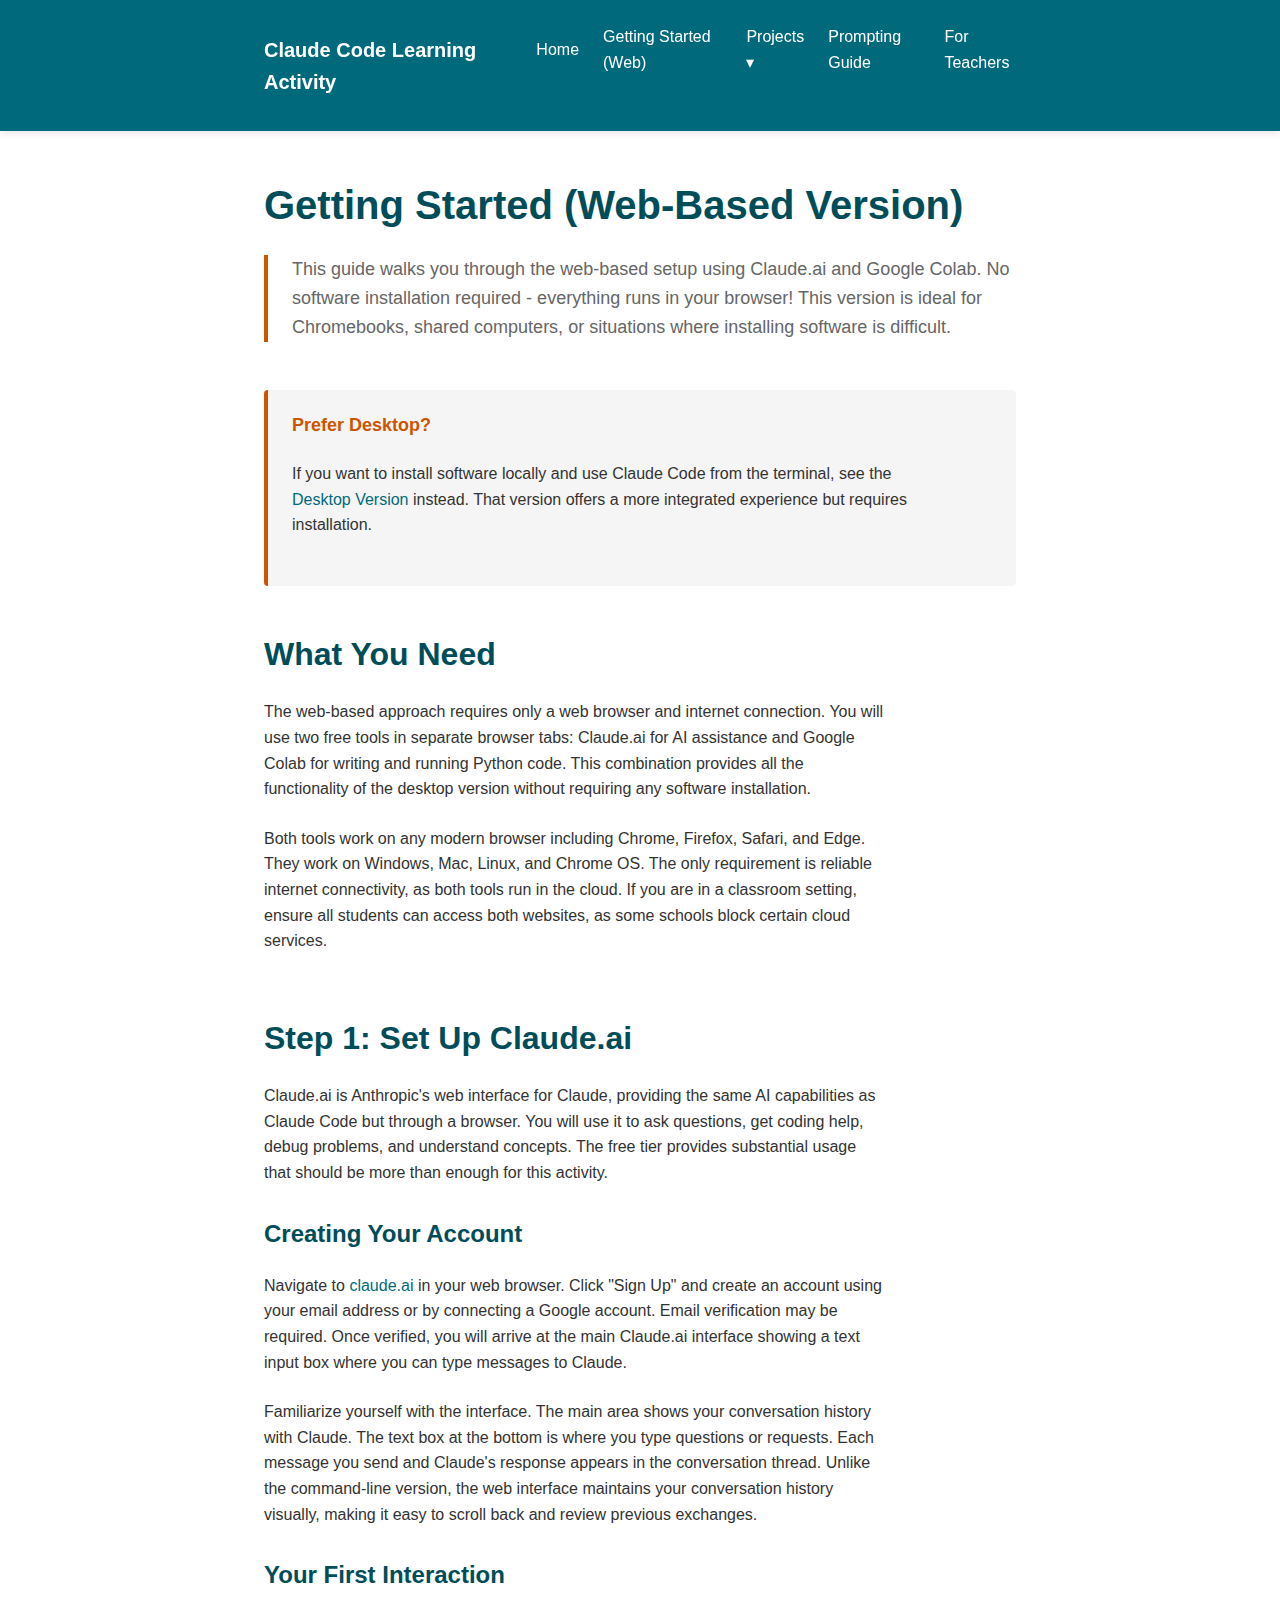
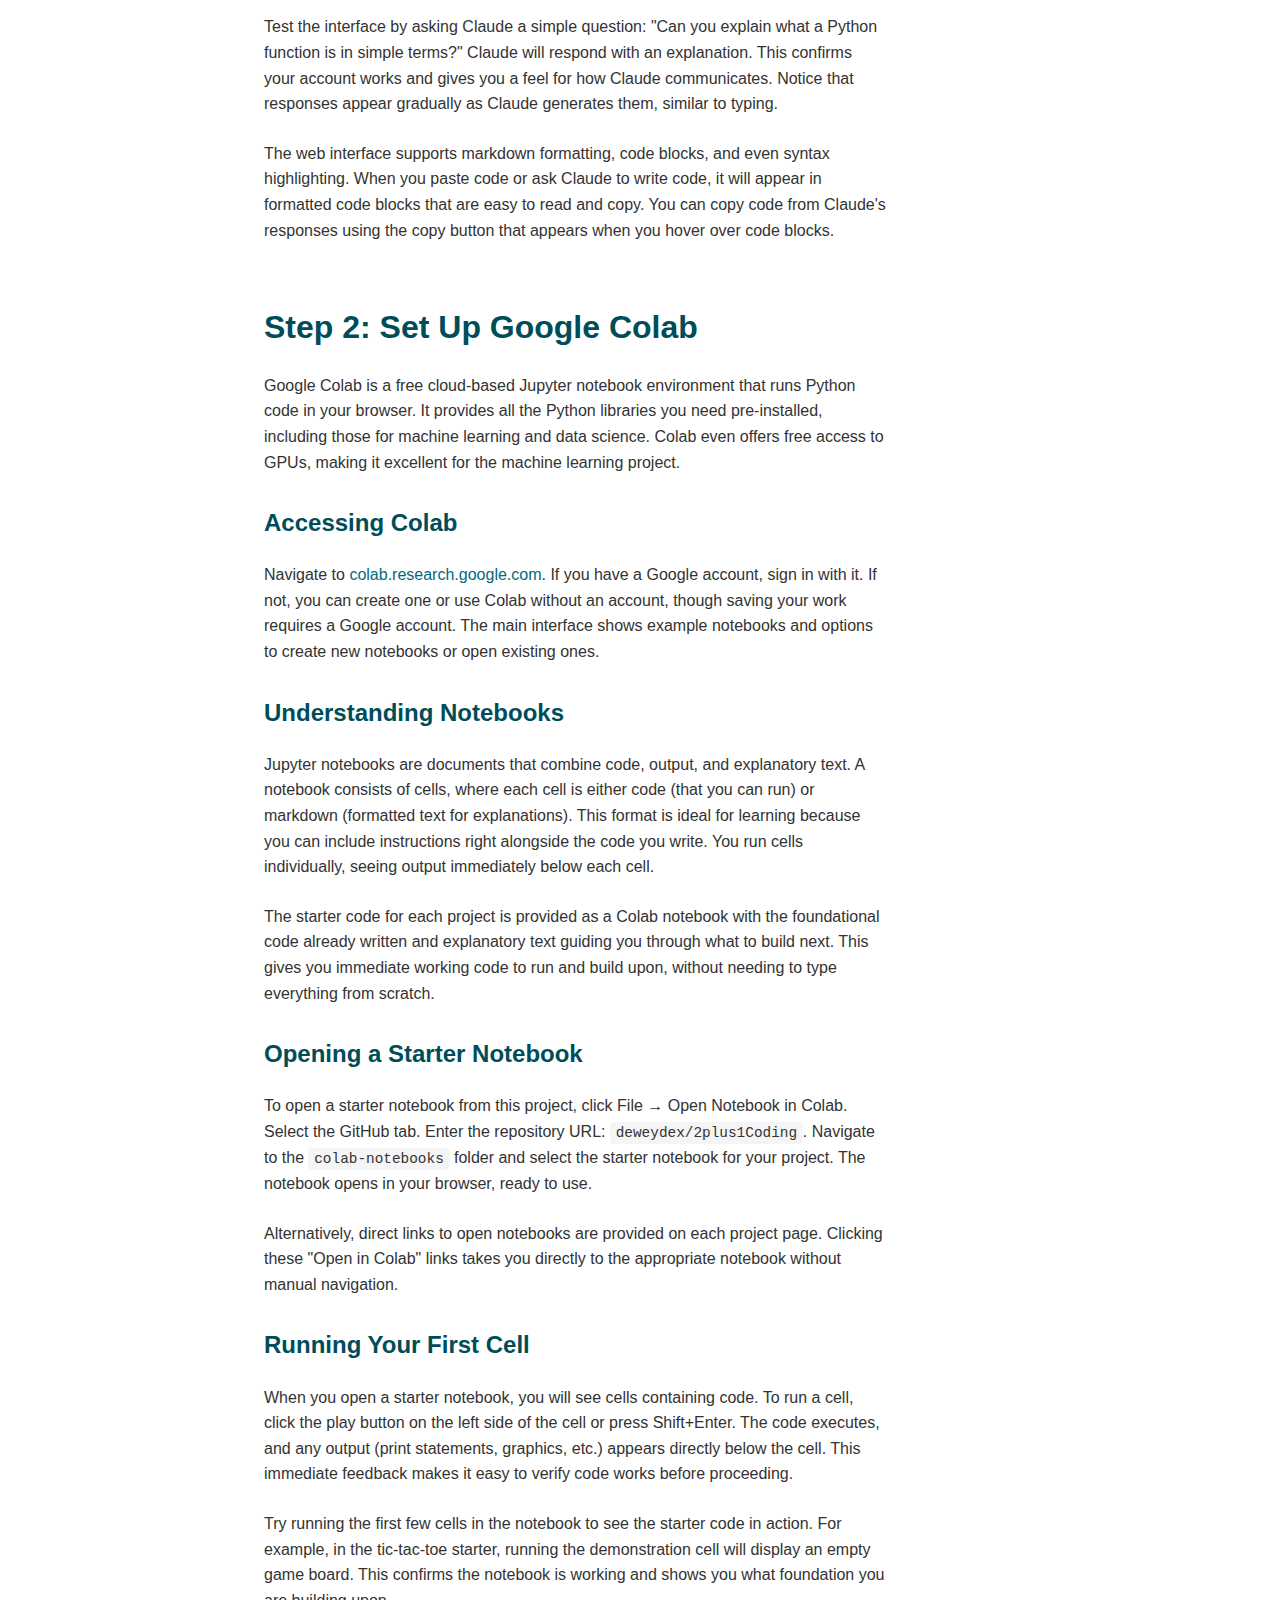
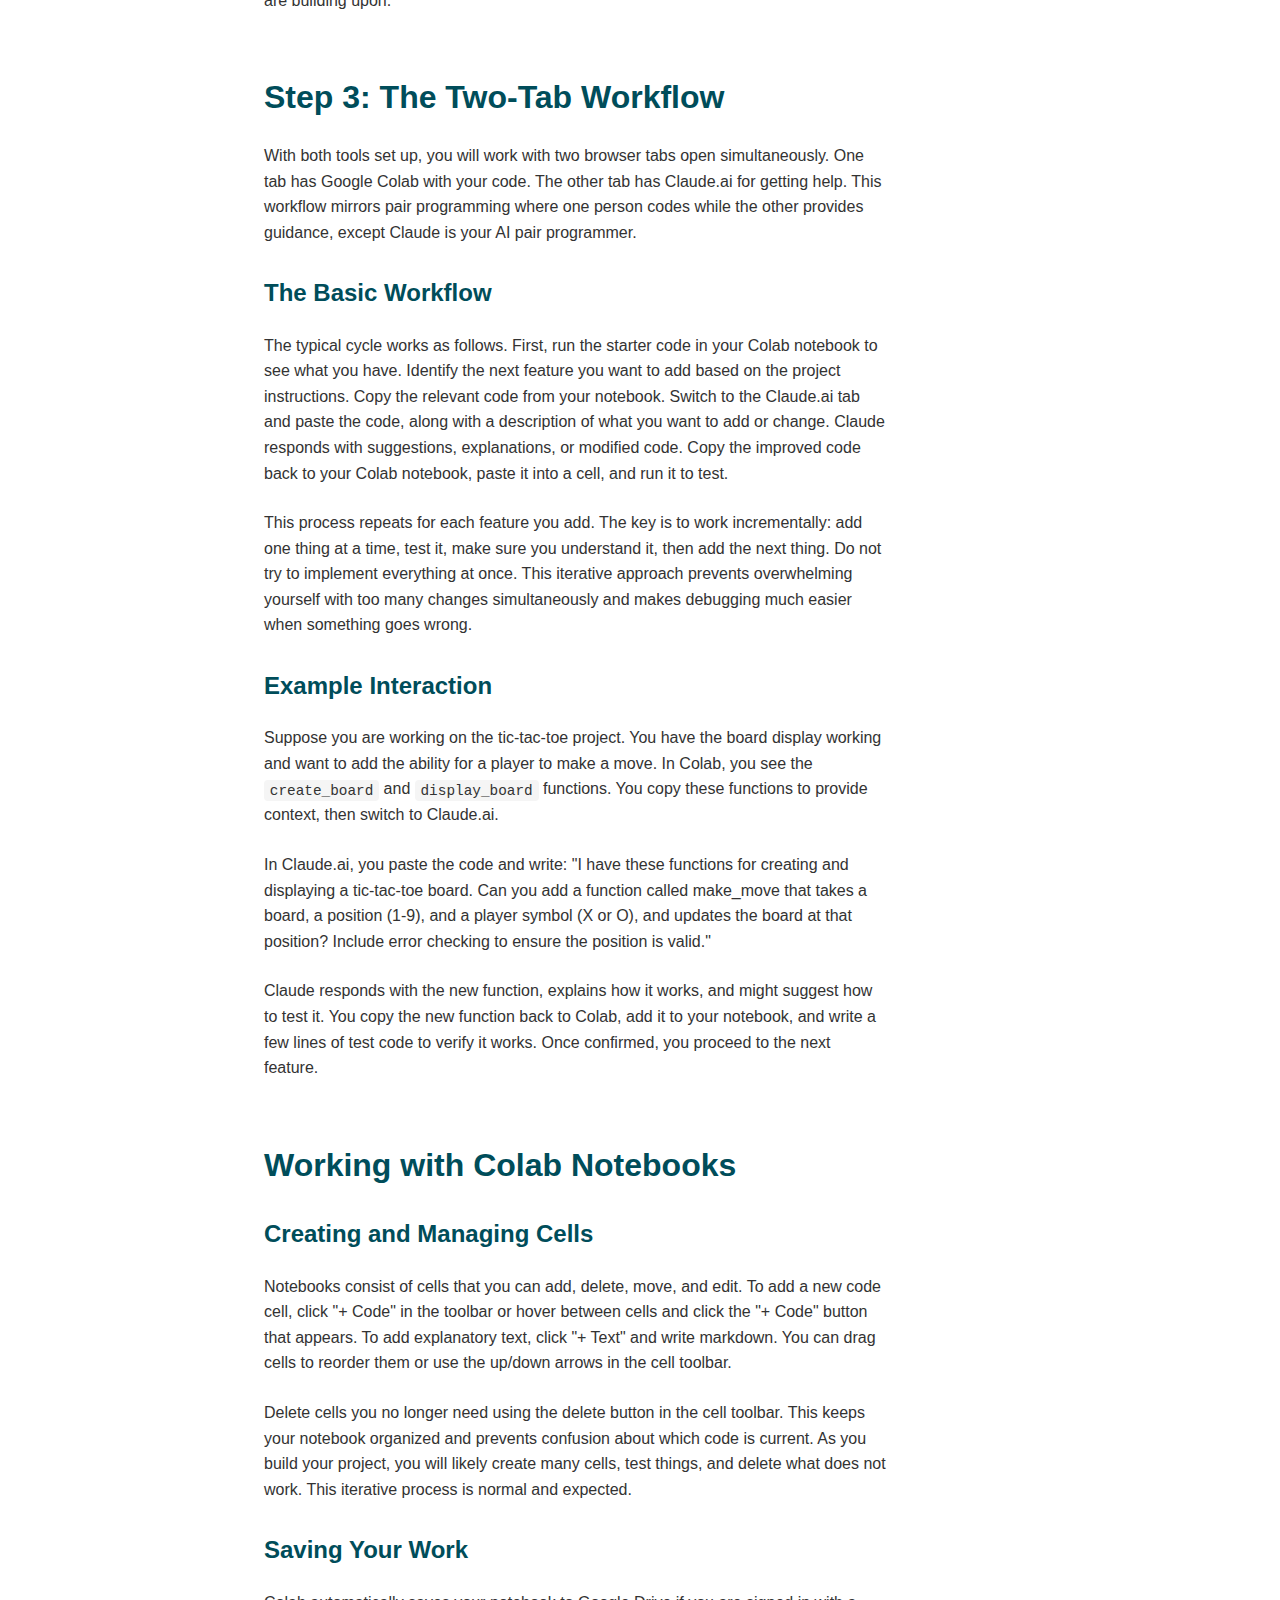
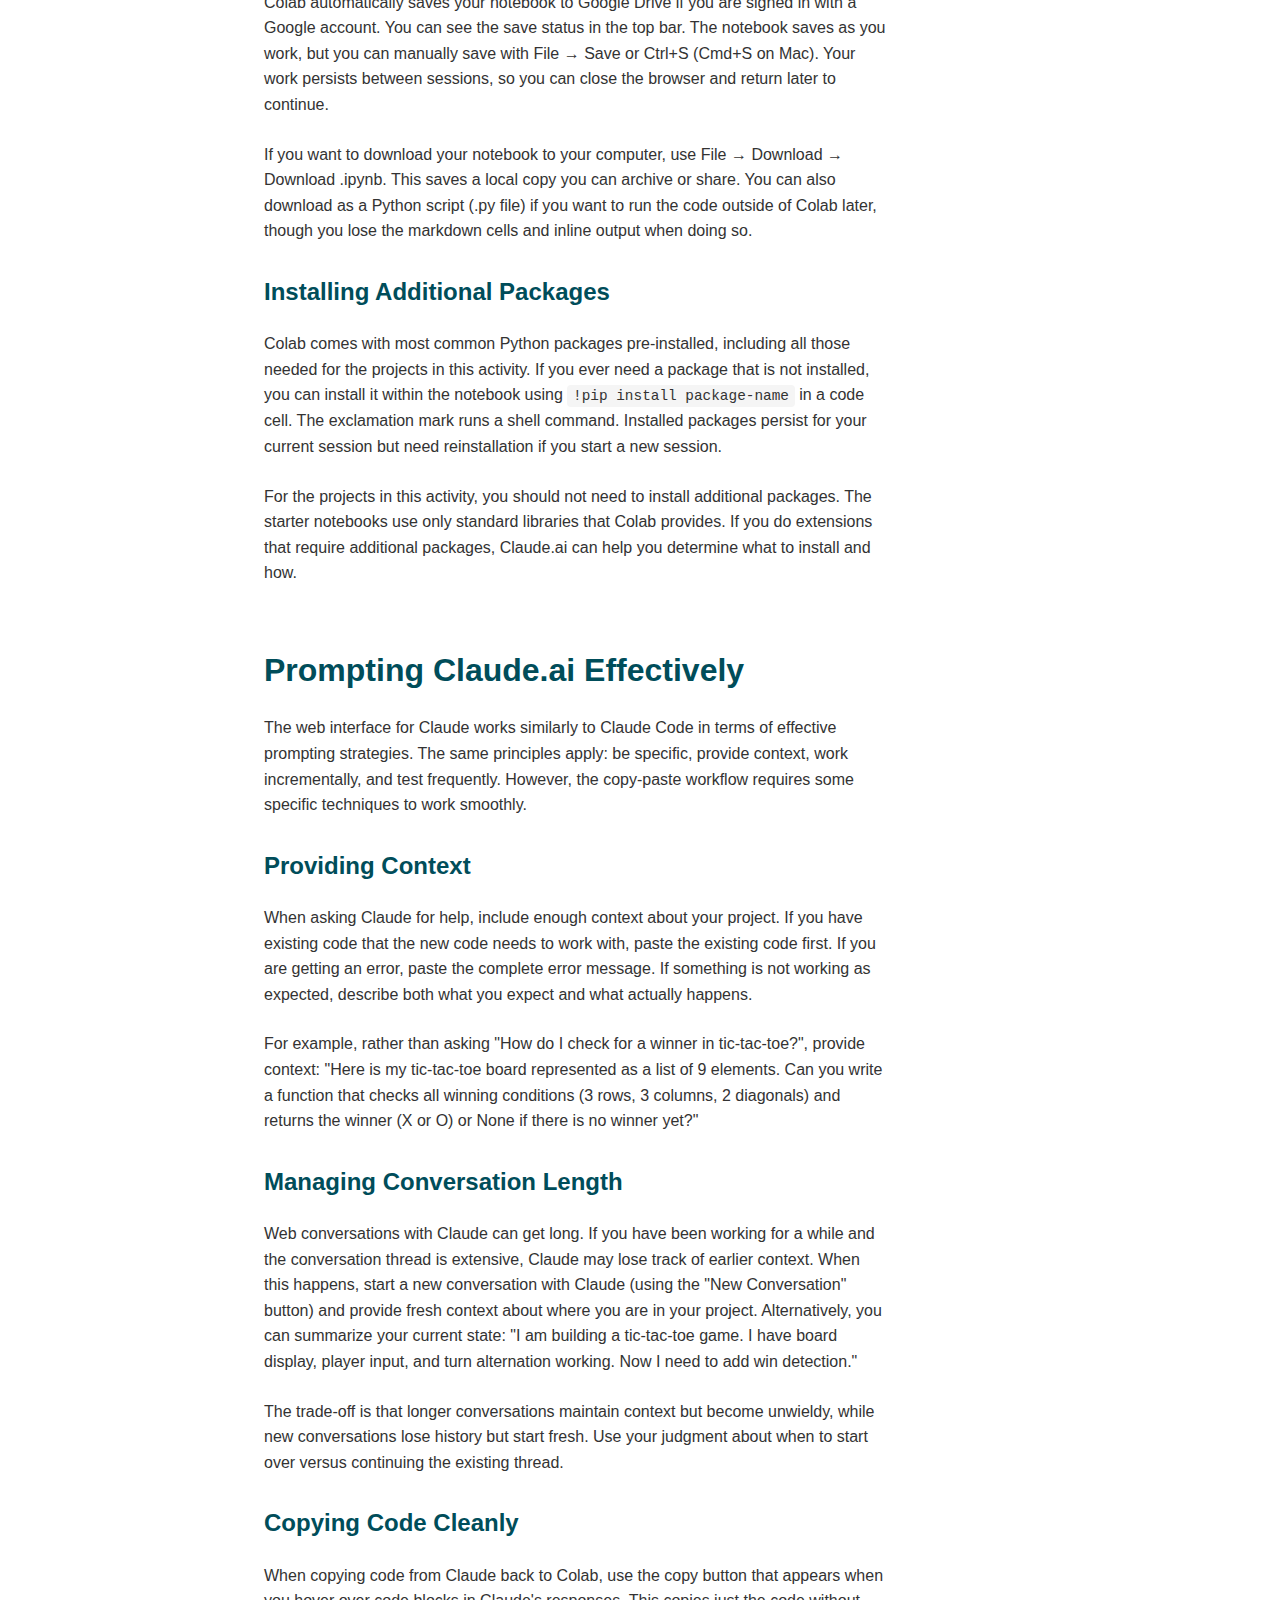
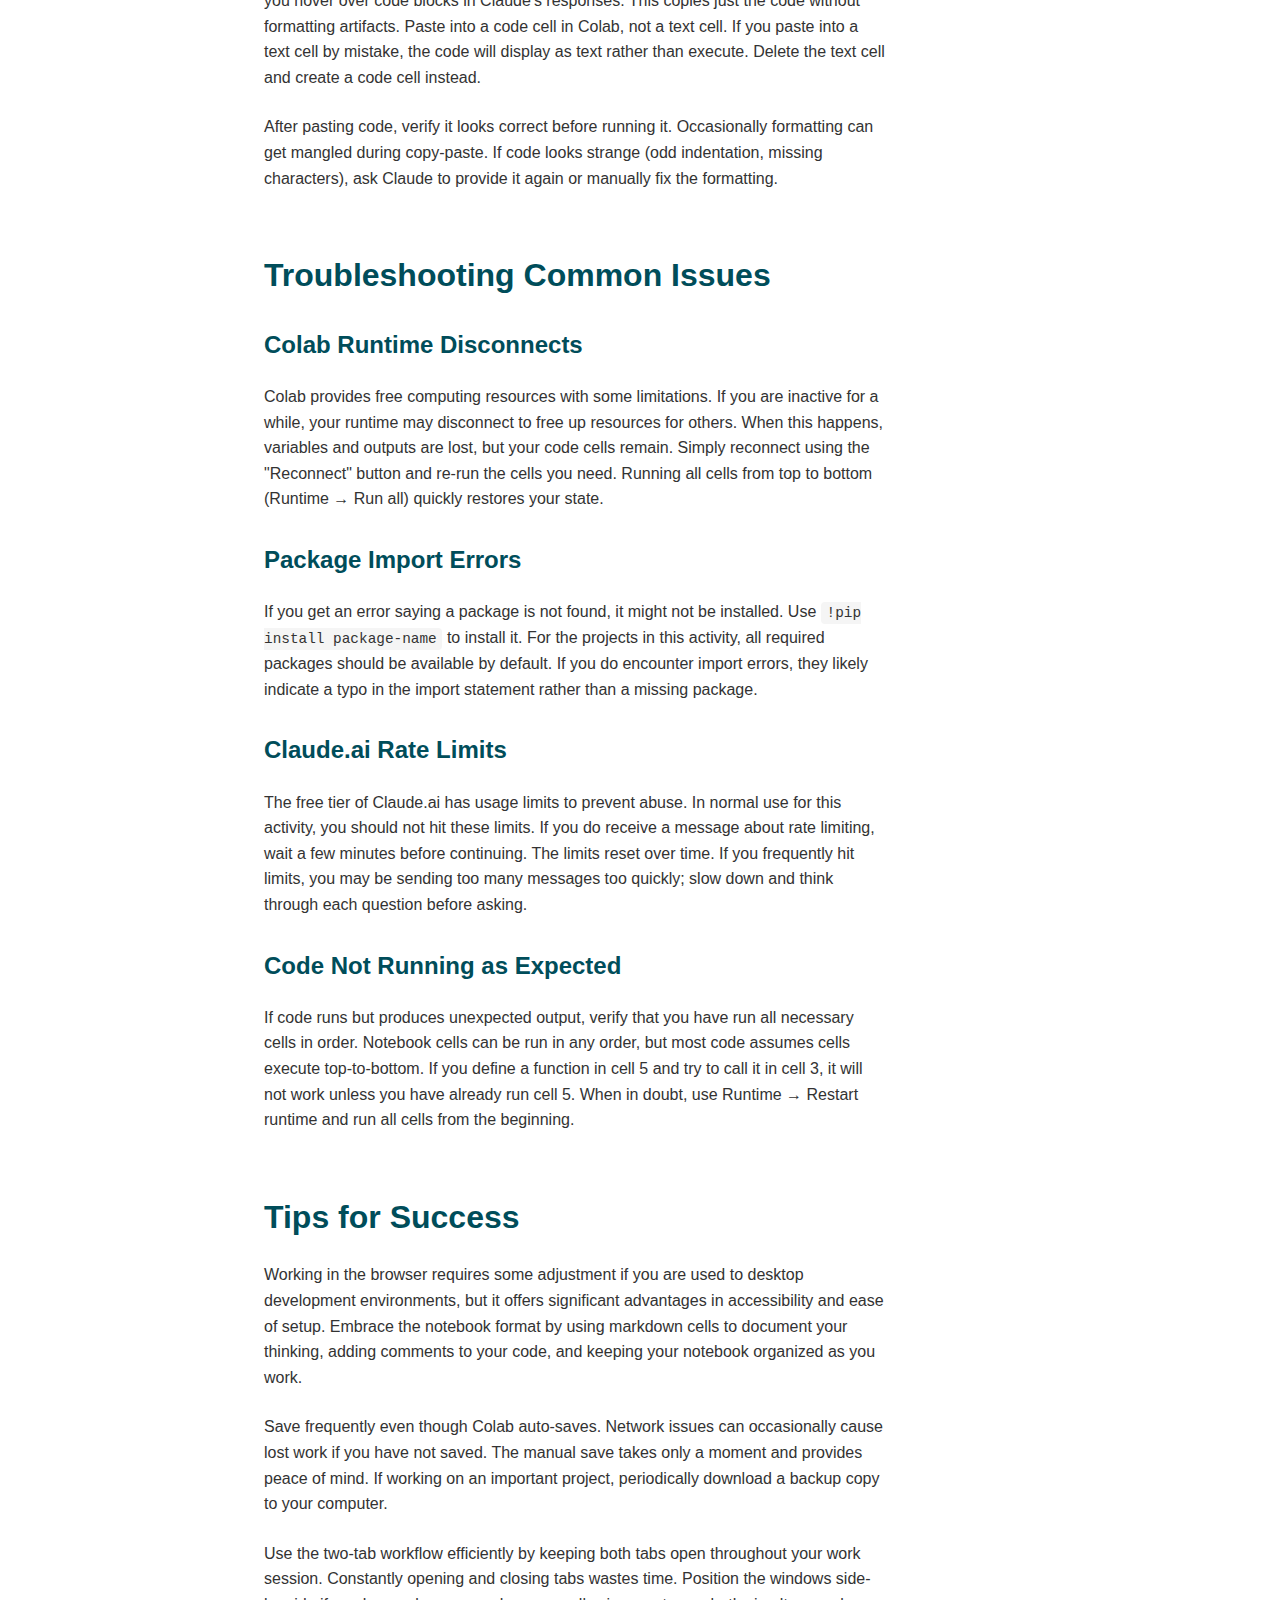
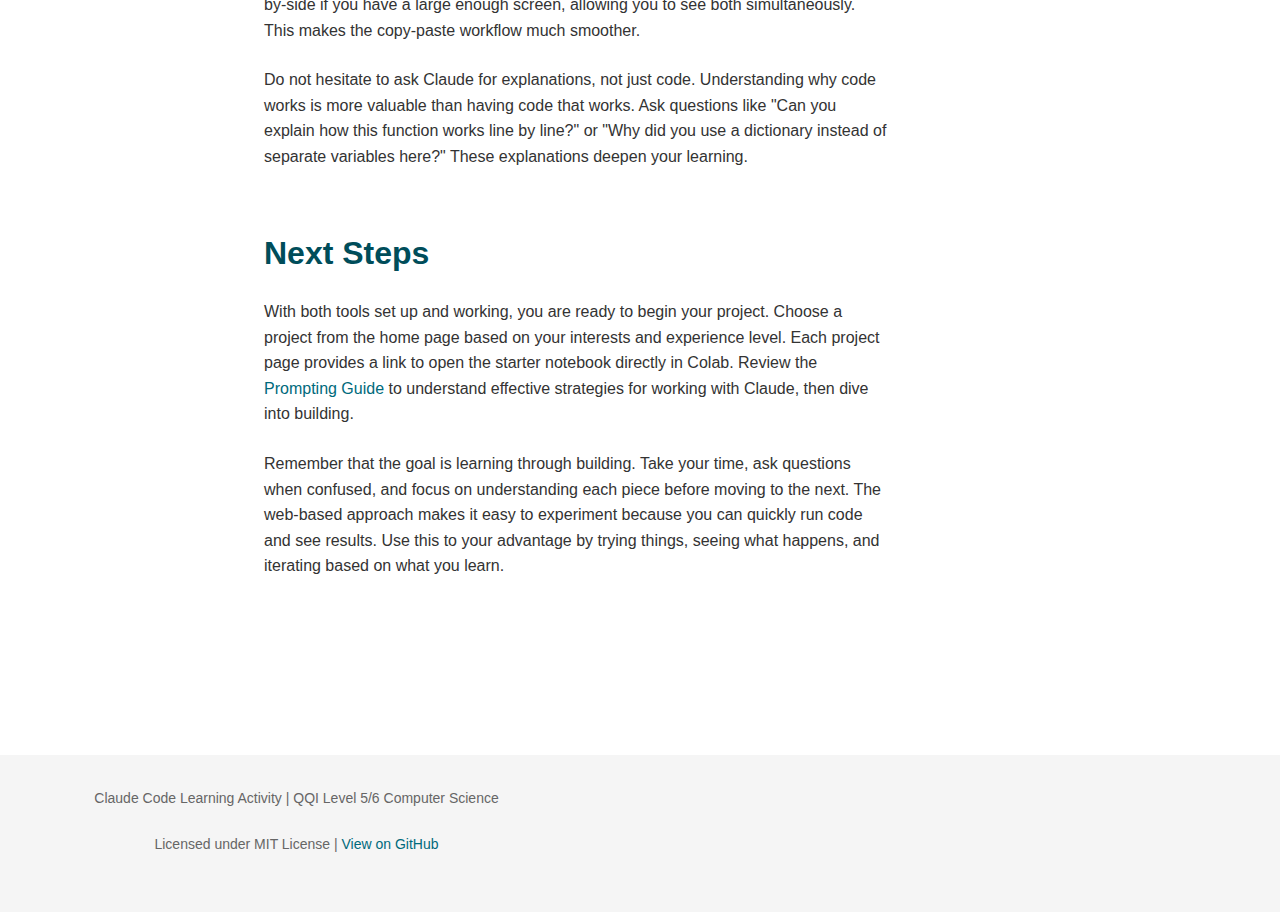
<file: getting-started-web.html>
<!DOCTYPE html>
<html lang="en">
<head>
    <meta charset="UTF-8">
    <meta name="viewport" content="width=device-width, initial-scale=1.0">
    <title>Getting Started (Web Version) - Claude Code Learning Activity</title>
    <link rel="stylesheet" href="css/main.css">
</head>
<body>
    <nav>
        <div class="nav-container">
            <a href="index.html" class="site-title">Claude Code Learning Activity</a>
            <ul>
                <li><a href="index.html">Home</a></li>
                <li><a href="getting-started-web.html">Getting Started (Web)</a></li>
                <li class="dropdown">
                    <a href="#projects">Projects ▾</a>
                    <div class="dropdown-content">
                        <a href="projects/tic-tac-toe.html">Tic-Tac-Toe</a>
                        <a href="projects/word-guessing.html">Word Guessing</a>
                        <a href="projects/rpg-battle.html">RPG Battle</a>
                        <a href="projects/image-processing.html">Image Processing</a>
                        <a href="projects/machine-learning.html">Machine Learning</a>
                    </div>
                </li>
                <li><a href="prompting-guide.html">Prompting Guide</a></li>
                <li><a href="for-teachers.html">For Teachers</a></li>
            </ul>
        </div>
    </nav>

    <main>
        <h1>Getting Started (Web-Based Version)</h1>

        <div class="intro">
            This guide walks you through the web-based setup using Claude.ai and Google Colab. No software installation required - everything runs in your browser! This version is ideal for Chromebooks, shared computers, or situations where installing software is difficult.
        </div>

        <div class="callout">
            <h3>Prefer Desktop?</h3>
            <p>
                If you want to install software locally and use Claude Code from the terminal, see the <a href="getting-started.html">Desktop Version</a> instead. That version offers a more integrated experience but requires installation.
            </p>
        </div>

        <section>
            <h2>What You Need</h2>
            <p>
                The web-based approach requires only a web browser and internet connection. You will use two free tools in separate browser tabs: Claude.ai for AI assistance and Google Colab for writing and running Python code. This combination provides all the functionality of the desktop version without requiring any software installation.
            </p>

            <p>
                Both tools work on any modern browser including Chrome, Firefox, Safari, and Edge. They work on Windows, Mac, Linux, and Chrome OS. The only requirement is reliable internet connectivity, as both tools run in the cloud. If you are in a classroom setting, ensure all students can access both websites, as some schools block certain cloud services.
            </p>
        </section>

        <section>
            <h2>Step 1: Set Up Claude.ai</h2>
            <p>
                Claude.ai is Anthropic's web interface for Claude, providing the same AI capabilities as Claude Code but through a browser. You will use it to ask questions, get coding help, debug problems, and understand concepts. The free tier provides substantial usage that should be more than enough for this activity.
            </p>

            <h3>Creating Your Account</h3>
            <p>
                Navigate to <a href="https://claude.ai" target="_blank">claude.ai</a> in your web browser. Click "Sign Up" and create an account using your email address or by connecting a Google account. Email verification may be required. Once verified, you will arrive at the main Claude.ai interface showing a text input box where you can type messages to Claude.
            </p>

            <p>
                Familiarize yourself with the interface. The main area shows your conversation history with Claude. The text box at the bottom is where you type questions or requests. Each message you send and Claude's response appears in the conversation thread. Unlike the command-line version, the web interface maintains your conversation history visually, making it easy to scroll back and review previous exchanges.
            </p>

            <h3>Your First Interaction</h3>
            <p>
                Test the interface by asking Claude a simple question: "Can you explain what a Python function is in simple terms?" Claude will respond with an explanation. This confirms your account works and gives you a feel for how Claude communicates. Notice that responses appear gradually as Claude generates them, similar to typing.
            </p>

            <p>
                The web interface supports markdown formatting, code blocks, and even syntax highlighting. When you paste code or ask Claude to write code, it will appear in formatted code blocks that are easy to read and copy. You can copy code from Claude's responses using the copy button that appears when you hover over code blocks.
            </p>
        </section>

        <section>
            <h2>Step 2: Set Up Google Colab</h2>
            <p>
                Google Colab is a free cloud-based Jupyter notebook environment that runs Python code in your browser. It provides all the Python libraries you need pre-installed, including those for machine learning and data science. Colab even offers free access to GPUs, making it excellent for the machine learning project.
            </p>

            <h3>Accessing Colab</h3>
            <p>
                Navigate to <a href="https://colab.research.google.com" target="_blank">colab.research.google.com</a>. If you have a Google account, sign in with it. If not, you can create one or use Colab without an account, though saving your work requires a Google account. The main interface shows example notebooks and options to create new notebooks or open existing ones.
            </p>

            <h3>Understanding Notebooks</h3>
            <p>
                Jupyter notebooks are documents that combine code, output, and explanatory text. A notebook consists of cells, where each cell is either code (that you can run) or markdown (formatted text for explanations). This format is ideal for learning because you can include instructions right alongside the code you write. You run cells individually, seeing output immediately below each cell.
            </p>

            <p>
                The starter code for each project is provided as a Colab notebook with the foundational code already written and explanatory text guiding you through what to build next. This gives you immediate working code to run and build upon, without needing to type everything from scratch.
            </p>

            <h3>Opening a Starter Notebook</h3>
            <p>
                To open a starter notebook from this project, click File → Open Notebook in Colab. Select the GitHub tab. Enter the repository URL: <code>deweydex/2plus1Coding</code>. Navigate to the <code>colab-notebooks</code> folder and select the starter notebook for your project. The notebook opens in your browser, ready to use.
            </p>

            <p>
                Alternatively, direct links to open notebooks are provided on each project page. Clicking these "Open in Colab" links takes you directly to the appropriate notebook without manual navigation.
            </p>

            <h3>Running Your First Cell</h3>
            <p>
                When you open a starter notebook, you will see cells containing code. To run a cell, click the play button on the left side of the cell or press Shift+Enter. The code executes, and any output (print statements, graphics, etc.) appears directly below the cell. This immediate feedback makes it easy to verify code works before proceeding.
            </p>

            <p>
                Try running the first few cells in the notebook to see the starter code in action. For example, in the tic-tac-toe starter, running the demonstration cell will display an empty game board. This confirms the notebook is working and shows you what foundation you are building upon.
            </p>
        </section>

        <section>
            <h2>Step 3: The Two-Tab Workflow</h2>
            <p>
                With both tools set up, you will work with two browser tabs open simultaneously. One tab has Google Colab with your code. The other tab has Claude.ai for getting help. This workflow mirrors pair programming where one person codes while the other provides guidance, except Claude is your AI pair programmer.
            </p>

            <h3>The Basic Workflow</h3>
            <p>
                The typical cycle works as follows. First, run the starter code in your Colab notebook to see what you have. Identify the next feature you want to add based on the project instructions. Copy the relevant code from your notebook. Switch to the Claude.ai tab and paste the code, along with a description of what you want to add or change. Claude responds with suggestions, explanations, or modified code. Copy the improved code back to your Colab notebook, paste it into a cell, and run it to test.
            </p>

            <p>
                This process repeats for each feature you add. The key is to work incrementally: add one thing at a time, test it, make sure you understand it, then add the next thing. Do not try to implement everything at once. This iterative approach prevents overwhelming yourself with too many changes simultaneously and makes debugging much easier when something goes wrong.
            </p>

            <h3>Example Interaction</h3>
            <p>
                Suppose you are working on the tic-tac-toe project. You have the board display working and want to add the ability for a player to make a move. In Colab, you see the <code>create_board</code> and <code>display_board</code> functions. You copy these functions to provide context, then switch to Claude.ai.
            </p>

            <p>
                In Claude.ai, you paste the code and write: "I have these functions for creating and displaying a tic-tac-toe board. Can you add a function called make_move that takes a board, a position (1-9), and a player symbol (X or O), and updates the board at that position? Include error checking to ensure the position is valid."
            </p>

            <p>
                Claude responds with the new function, explains how it works, and might suggest how to test it. You copy the new function back to Colab, add it to your notebook, and write a few lines of test code to verify it works. Once confirmed, you proceed to the next feature.
            </p>
        </section>

        <section>
            <h2>Working with Colab Notebooks</h2>

            <h3>Creating and Managing Cells</h3>
            <p>
                Notebooks consist of cells that you can add, delete, move, and edit. To add a new code cell, click "+ Code" in the toolbar or hover between cells and click the "+ Code" button that appears. To add explanatory text, click "+ Text" and write markdown. You can drag cells to reorder them or use the up/down arrows in the cell toolbar.
            </p>

            <p>
                Delete cells you no longer need using the delete button in the cell toolbar. This keeps your notebook organized and prevents confusion about which code is current. As you build your project, you will likely create many cells, test things, and delete what does not work. This iterative process is normal and expected.
            </p>

            <h3>Saving Your Work</h3>
            <p>
                Colab automatically saves your notebook to Google Drive if you are signed in with a Google account. You can see the save status in the top bar. The notebook saves as you work, but you can manually save with File → Save or Ctrl+S (Cmd+S on Mac). Your work persists between sessions, so you can close the browser and return later to continue.
            </p>

            <p>
                If you want to download your notebook to your computer, use File → Download → Download .ipynb. This saves a local copy you can archive or share. You can also download as a Python script (.py file) if you want to run the code outside of Colab later, though you lose the markdown cells and inline output when doing so.
            </p>

            <h3>Installing Additional Packages</h3>
            <p>
                Colab comes with most common Python packages pre-installed, including all those needed for the projects in this activity. If you ever need a package that is not installed, you can install it within the notebook using <code>!pip install package-name</code> in a code cell. The exclamation mark runs a shell command. Installed packages persist for your current session but need reinstallation if you start a new session.
            </p>

            <p>
                For the projects in this activity, you should not need to install additional packages. The starter notebooks use only standard libraries that Colab provides. If you do extensions that require additional packages, Claude.ai can help you determine what to install and how.
            </p>
        </section>

        <section>
            <h2>Prompting Claude.ai Effectively</h2>
            <p>
                The web interface for Claude works similarly to Claude Code in terms of effective prompting strategies. The same principles apply: be specific, provide context, work incrementally, and test frequently. However, the copy-paste workflow requires some specific techniques to work smoothly.
            </p>

            <h3>Providing Context</h3>
            <p>
                When asking Claude for help, include enough context about your project. If you have existing code that the new code needs to work with, paste the existing code first. If you are getting an error, paste the complete error message. If something is not working as expected, describe both what you expect and what actually happens.
            </p>

            <p>
                For example, rather than asking "How do I check for a winner in tic-tac-toe?", provide context: "Here is my tic-tac-toe board represented as a list of 9 elements. Can you write a function that checks all winning conditions (3 rows, 3 columns, 2 diagonals) and returns the winner (X or O) or None if there is no winner yet?"
            </p>

            <h3>Managing Conversation Length</h3>
            <p>
                Web conversations with Claude can get long. If you have been working for a while and the conversation thread is extensive, Claude may lose track of earlier context. When this happens, start a new conversation with Claude (using the "New Conversation" button) and provide fresh context about where you are in your project. Alternatively, you can summarize your current state: "I am building a tic-tac-toe game. I have board display, player input, and turn alternation working. Now I need to add win detection."
            </p>

            <p>
                The trade-off is that longer conversations maintain context but become unwieldy, while new conversations lose history but start fresh. Use your judgment about when to start over versus continuing the existing thread.
            </p>

            <h3>Copying Code Cleanly</h3>
            <p>
                When copying code from Claude back to Colab, use the copy button that appears when you hover over code blocks in Claude's responses. This copies just the code without formatting artifacts. Paste into a code cell in Colab, not a text cell. If you paste into a text cell by mistake, the code will display as text rather than execute. Delete the text cell and create a code cell instead.
            </p>

            <p>
                After pasting code, verify it looks correct before running it. Occasionally formatting can get mangled during copy-paste. If code looks strange (odd indentation, missing characters), ask Claude to provide it again or manually fix the formatting.
            </p>
        </section>

        <section>
            <h2>Troubleshooting Common Issues</h2>

            <h3>Colab Runtime Disconnects</h3>
            <p>
                Colab provides free computing resources with some limitations. If you are inactive for a while, your runtime may disconnect to free up resources for others. When this happens, variables and outputs are lost, but your code cells remain. Simply reconnect using the "Reconnect" button and re-run the cells you need. Running all cells from top to bottom (Runtime → Run all) quickly restores your state.
            </p>

            <h3>Package Import Errors</h3>
            <p>
                If you get an error saying a package is not found, it might not be installed. Use <code>!pip install package-name</code> to install it. For the projects in this activity, all required packages should be available by default. If you do encounter import errors, they likely indicate a typo in the import statement rather than a missing package.
            </p>

            <h3>Claude.ai Rate Limits</h3>
            <p>
                The free tier of Claude.ai has usage limits to prevent abuse. In normal use for this activity, you should not hit these limits. If you do receive a message about rate limiting, wait a few minutes before continuing. The limits reset over time. If you frequently hit limits, you may be sending too many messages too quickly; slow down and think through each question before asking.
            </p>

            <h3>Code Not Running as Expected</h3>
            <p>
                If code runs but produces unexpected output, verify that you have run all necessary cells in order. Notebook cells can be run in any order, but most code assumes cells execute top-to-bottom. If you define a function in cell 5 and try to call it in cell 3, it will not work unless you have already run cell 5. When in doubt, use Runtime → Restart runtime and run all cells from the beginning.
            </p>
        </section>

        <section>
            <h2>Tips for Success</h2>
            <p>
                Working in the browser requires some adjustment if you are used to desktop development environments, but it offers significant advantages in accessibility and ease of setup. Embrace the notebook format by using markdown cells to document your thinking, adding comments to your code, and keeping your notebook organized as you work.
            </p>

            <p>
                Save frequently even though Colab auto-saves. Network issues can occasionally cause lost work if you have not saved. The manual save takes only a moment and provides peace of mind. If working on an important project, periodically download a backup copy to your computer.
            </p>

            <p>
                Use the two-tab workflow efficiently by keeping both tabs open throughout your work session. Constantly opening and closing tabs wastes time. Position the windows side-by-side if you have a large enough screen, allowing you to see both simultaneously. This makes the copy-paste workflow much smoother.
            </p>

            <p>
                Do not hesitate to ask Claude for explanations, not just code. Understanding why code works is more valuable than having code that works. Ask questions like "Can you explain how this function works line by line?" or "Why did you use a dictionary instead of separate variables here?" These explanations deepen your learning.
            </p>
        </section>

        <section>
            <h2>Next Steps</h2>
            <p>
                With both tools set up and working, you are ready to begin your project. Choose a project from the home page based on your interests and experience level. Each project page provides a link to open the starter notebook directly in Colab. Review the <a href="prompting-guide.html">Prompting Guide</a> to understand effective strategies for working with Claude, then dive into building.
            </p>

            <p>
                Remember that the goal is learning through building. Take your time, ask questions when confused, and focus on understanding each piece before moving to the next. The web-based approach makes it easy to experiment because you can quickly run code and see results. Use this to your advantage by trying things, seeing what happens, and iterating based on what you learn.
            </p>
        </section>
    </main>

    <footer>
        <p>Claude Code Learning Activity | QQI Level 5/6 Computer Science</p>
        <p>Licensed under MIT License | <a href="https://github.com/deweydex/2plus1Coding">View on GitHub</a></p>
    </footer>
</body>
</html>
</file>
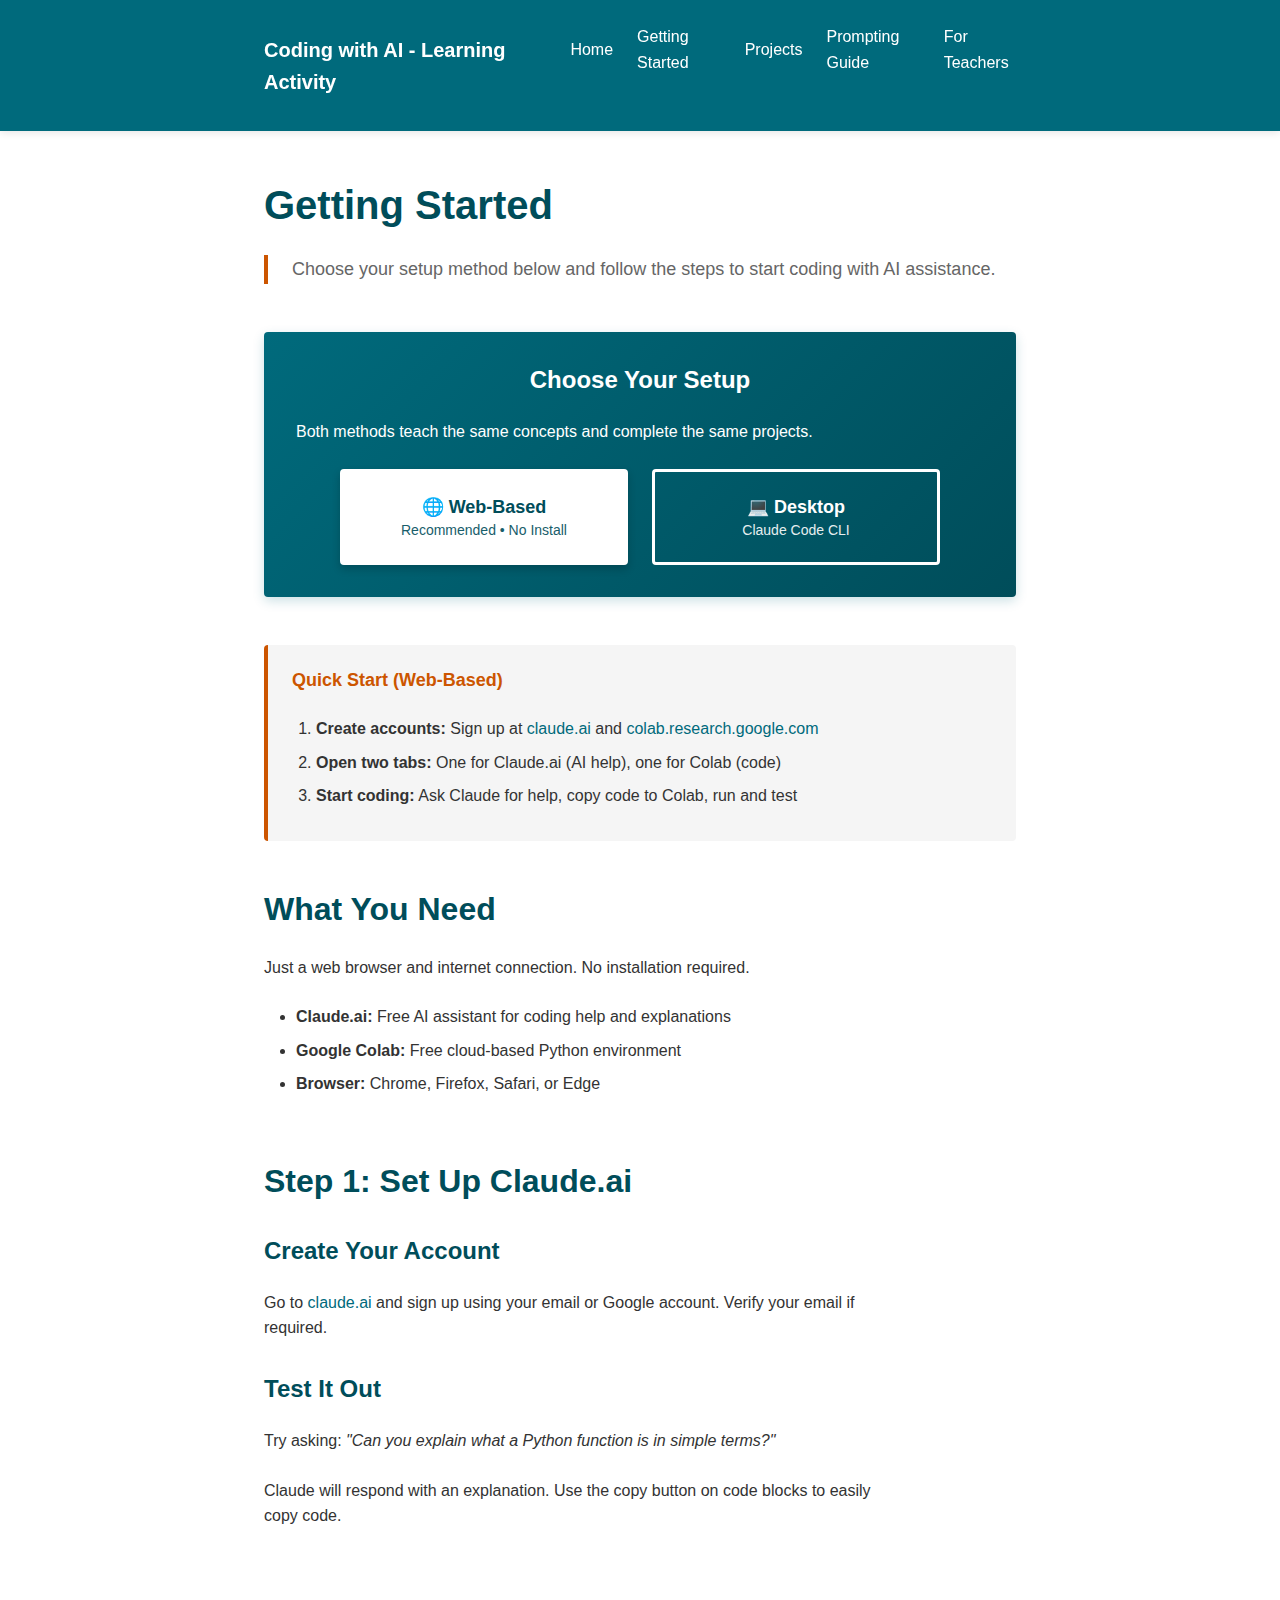
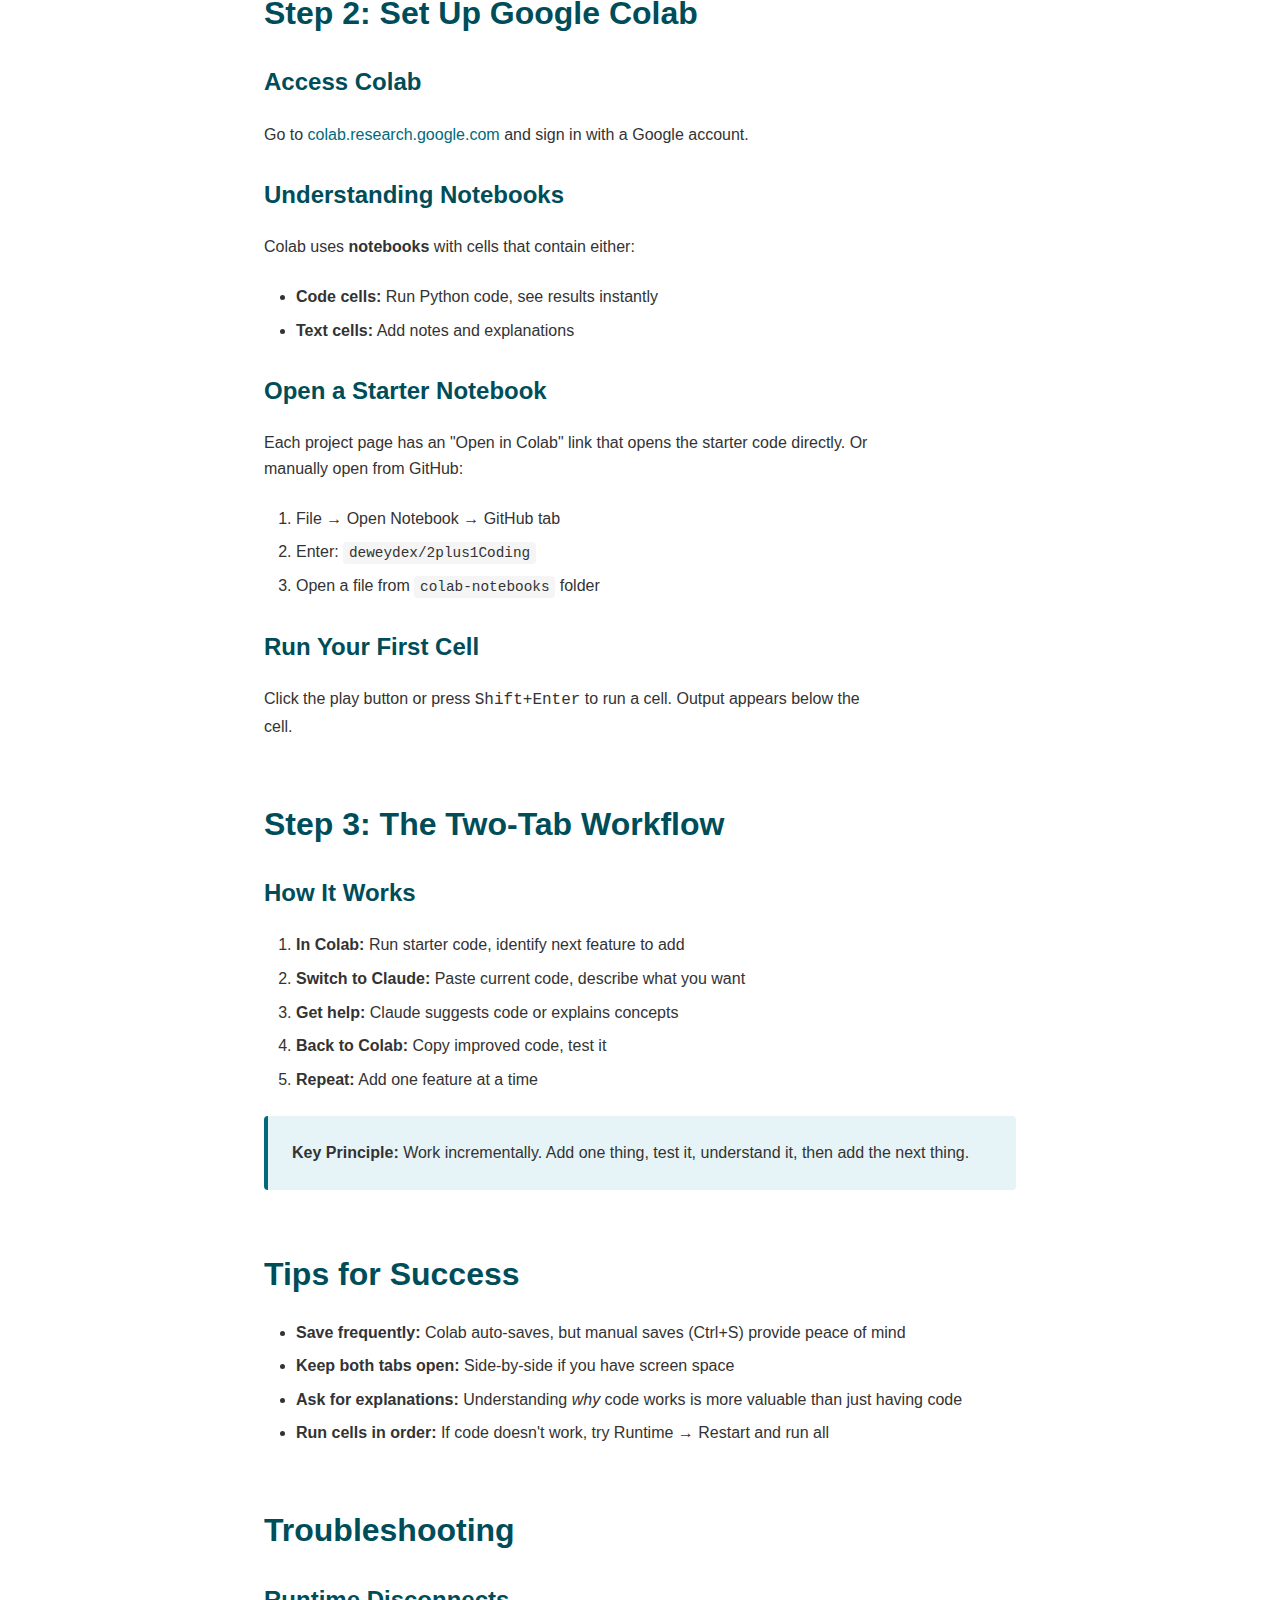
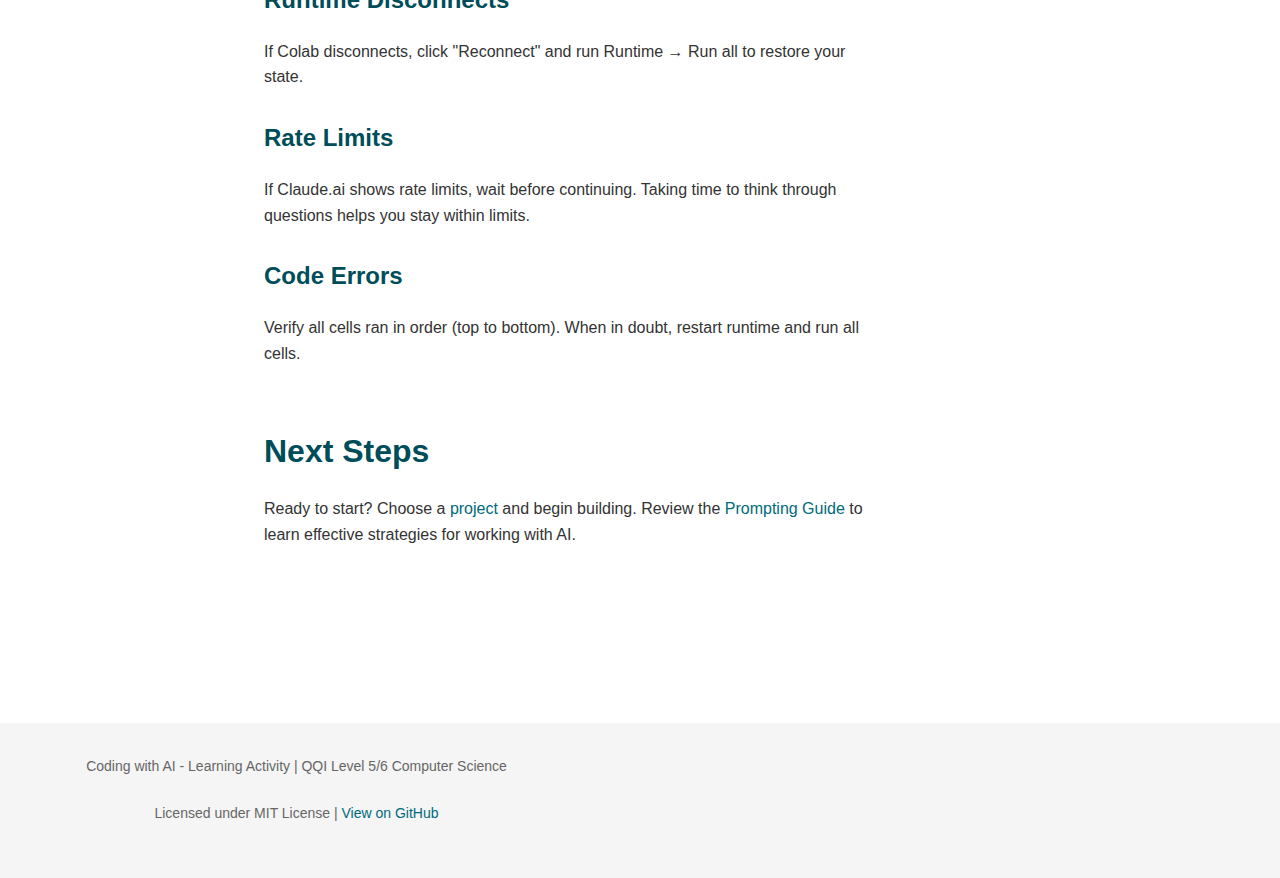
<file: getting-started.html>
<!DOCTYPE html>
<html lang="en">
<head>
    <meta charset="UTF-8">
    <meta name="viewport" content="width=device-width, initial-scale=1.0">
    <title>Getting Started - Coding with AI</title>
    <link rel="stylesheet" href="css/main.css">
</head>
<body>
    <nav>
        <div class="nav-container">
            <a href="index.html" class="site-title">Coding with AI - Learning Activity</a>
            <ul>
                <li><a href="index.html">Home</a></li>
                <li><a href="getting-started.html">Getting Started</a></li>
                <li><a href="projects.html">Projects</a></li>
                <li><a href="prompting-guide.html">Prompting Guide</a></li>
                <li><a href="for-teachers.html">For Teachers</a></li>
            </ul>
        </div>
    </nav>

    <main>
        <h1>Getting Started</h1>

        <div class="intro">
            Choose your setup method below and follow the steps to start coding with AI assistance.
        </div>

        <!-- Version Selector -->
        <div class="version-selector">
            <h2>Choose Your Setup</h2>
            <p style="margin-bottom: 1.5rem; color: var(--color-white);">Both methods teach the same concepts and complete the same projects.</p>
            <div class="version-toggle-buttons">
                <button class="version-btn active" onclick="showVersion('web')" id="web-btn">
                    🌐 Web-Based
                    <span class="btn-label">Recommended • No Install</span>
                </button>
                <button class="version-btn" onclick="showVersion('desktop')" id="desktop-btn">
                    💻 Desktop
                    <span class="btn-label">Claude Code CLI</span>
                </button>
            </div>
        </div>

        <!-- WEB-BASED CONTENT -->
        <div id="web-content" class="version-content active">

            <div class="callout">
                <h3>Quick Start (Web-Based)</h3>
                <ol style="margin: 0; padding-left: 1.5rem;">
                    <li><strong>Create accounts:</strong> Sign up at <a href="https://claude.ai" target="_blank">claude.ai</a> and <a href="https://colab.research.google.com" target="_blank">colab.research.google.com</a></li>
                    <li><strong>Open two tabs:</strong> One for Claude.ai (AI help), one for Colab (code)</li>
                    <li><strong>Start coding:</strong> Ask Claude for help, copy code to Colab, run and test</li>
                </ol>
            </div>

            <section>
                <h2>What You Need</h2>
                <p>
                    Just a web browser and internet connection. No installation required.
                </p>
                <ul>
                    <li><strong>Claude.ai:</strong> Free AI assistant for coding help and explanations</li>
                    <li><strong>Google Colab:</strong> Free cloud-based Python environment</li>
                    <li><strong>Browser:</strong> Chrome, Firefox, Safari, or Edge</li>
                </ul>
            </section>

            <section>
                <h2>Step 1: Set Up Claude.ai</h2>

                <h3>Create Your Account</h3>
                <p>
                    Go to <a href="https://claude.ai" target="_blank">claude.ai</a> and sign up using your email or Google account. Verify your email if required.
                </p>

                <h3>Test It Out</h3>
                <p>
                    Try asking: <em>"Can you explain what a Python function is in simple terms?"</em>
                </p>
                <p>
                    Claude will respond with an explanation. Use the copy button on code blocks to easily copy code.
                </p>
            </section>

            <section>
                <h2>Step 2: Set Up Google Colab</h2>

                <h3>Access Colab</h3>
                <p>
                    Go to <a href="https://colab.research.google.com" target="_blank">colab.research.google.com</a> and sign in with a Google account.
                </p>

                <h3>Understanding Notebooks</h3>
                <p>
                    Colab uses <strong>notebooks</strong> with cells that contain either:
                </p>
                <ul>
                    <li><strong>Code cells:</strong> Run Python code, see results instantly</li>
                    <li><strong>Text cells:</strong> Add notes and explanations</li>
                </ul>

                <h3>Open a Starter Notebook</h3>
                <p>
                    Each project page has an "Open in Colab" link that opens the starter code directly. Or manually open from GitHub:
                </p>
                <ol>
                    <li>File → Open Notebook → GitHub tab</li>
                    <li>Enter: <code>deweydex/2plus1Coding</code></li>
                    <li>Open a file from <code>colab-notebooks</code> folder</li>
                </ol>

                <h3>Run Your First Cell</h3>
                <p>
                    Click the play button or press <kbd>Shift+Enter</kbd> to run a cell. Output appears below the cell.
                </p>
            </section>

            <section>
                <h2>Step 3: The Two-Tab Workflow</h2>

                <h3>How It Works</h3>
                <ol>
                    <li><strong>In Colab:</strong> Run starter code, identify next feature to add</li>
                    <li><strong>Switch to Claude:</strong> Paste current code, describe what you want</li>
                    <li><strong>Get help:</strong> Claude suggests code or explains concepts</li>
                    <li><strong>Back to Colab:</strong> Copy improved code, test it</li>
                    <li><strong>Repeat:</strong> Add one feature at a time</li>
                </ol>

                <div class="note">
                    <strong>Key Principle:</strong> Work incrementally. Add one thing, test it, understand it, then add the next thing.
                </div>
            </section>

            <section>
                <h2>Tips for Success</h2>
                <ul>
                    <li><strong>Save frequently:</strong> Colab auto-saves, but manual saves (Ctrl+S) provide peace of mind</li>
                    <li><strong>Keep both tabs open:</strong> Side-by-side if you have screen space</li>
                    <li><strong>Ask for explanations:</strong> Understanding <em>why</em> code works is more valuable than just having code</li>
                    <li><strong>Run cells in order:</strong> If code doesn't work, try Runtime → Restart and run all</li>
                </ul>
            </section>

            <section>
                <h2>Troubleshooting</h2>

                <h3>Runtime Disconnects</h3>
                <p>
                    If Colab disconnects, click "Reconnect" and run Runtime → Run all to restore your state.
                </p>

                <h3>Rate Limits</h3>
                <p>
                    If Claude.ai shows rate limits, wait before continuing. Taking time to think through questions helps you stay within limits.
                </p>

                <h3>Code Errors</h3>
                <p>
                    Verify all cells ran in order (top to bottom). When in doubt, restart runtime and run all cells.
                </p>
            </section>

            <section>
                <h2>Next Steps</h2>
                <p>
                    Ready to start? Choose a <a href="projects.html">project</a> and begin building. Review the <a href="prompting-guide.html">Prompting Guide</a> to learn effective strategies for working with AI.
                </p>
            </section>
        </div>

        <!-- DESKTOP CONTENT -->
        <div id="desktop-content" class="version-content">

            <div class="callout">
                <h3>Quick Start (Desktop)</h3>
                <ol style="margin: 0; padding-left: 1.5rem;">
                    <li><strong>Install:</strong> <code>npm install -g claude-code</code></li>
                    <li><strong>Navigate:</strong> <code>cd your-project-folder</code></li>
                    <li><strong>Run:</strong> <code>claude-code</code></li>
                    <li><strong>Start coding:</strong> Ask Claude for help in natural language</li>
                </ol>
            </div>

            <section>
                <h2>Prerequisites</h2>
                <p>
                    Before installing Claude Code, ensure you have:
                </p>
                <ul>
                    <li><strong>Python 3.8+:</strong> Check with <code>python --version</code> or <code>python3 --version</code></li>
                    <li><strong>Node.js and npm:</strong> Download from <a href="https://nodejs.org/">nodejs.org</a></li>
                    <li><strong>Text editor:</strong> VS Code, Atom, Sublime Text, or similar</li>
                    <li><strong>Anthropic API key:</strong> Create account at <a href="https://console.anthropic.com/">console.anthropic.com</a></li>
                </ul>
            </section>

            <section>
                <h2>Installation</h2>

                <h3>Install Claude Code</h3>
                <pre><code>npm install -g claude-code</code></pre>

                <div class="note">
                    <strong>Permission errors?</strong> On macOS/Linux, you may need <code>sudo</code>, but it's better to fix npm permissions first.
                </div>

                <h3>Verify Installation</h3>
                <pre><code>claude-code --version</code></pre>
                <p>
                    You should see a version number. If not, the installation didn't complete successfully.
                </p>
            </section>

            <section>
                <h2>First-Time Setup</h2>

                <h3>API Key Configuration</h3>
                <p>
                    The first time you run Claude Code, you'll be prompted for your Anthropic API key. This key is stored securely on your machine.
                </p>

                <div class="note">
                    <strong>Treat your API key like a password.</strong> Don't share it publicly or commit it to version control.
                </div>
            </section>

            <section>
                <h2>Your First Session</h2>

                <h3>Create a Project Directory</h3>
                <pre><code>mkdir my-project
cd my-project</code></pre>

                <h3>Start Claude Code</h3>
                <pre><code>claude-code</code></pre>

                <h3>Try Your First Request</h3>
                <p>
                    At the prompt, type:
                </p>
                <pre><code>Create a simple Python script called hello.py that asks for my name and greets me.</code></pre>

                <p>
                    Claude will create the file and show you the code. Test it:
                </p>
                <pre><code>python hello.py</code></pre>
            </section>

            <section>
                <h2>How It Works</h2>

                <h3>The Workflow</h3>
                <ol>
                    <li><strong>Request:</strong> Describe what you want in natural language</li>
                    <li><strong>Review:</strong> Claude generates code and explains it</li>
                    <li><strong>Test:</strong> Run the code to verify it works</li>
                    <li><strong>Iterate:</strong> Ask follow-up questions or request changes</li>
                </ol>

                <div class="note">
                    <strong>Important:</strong> Claude Code operates on your actual files. Changes are real and permanent.
                </div>
            </section>

            <section>
                <h2>Key Commands</h2>
                <p>
                    Effective patterns for working with Claude Code:
                </p>
                <ul>
                    <li><strong>Creating files:</strong> "Create a file called game.py with..."</li>
                    <li><strong>Modifying code:</strong> "Add error handling to the input function"</li>
                    <li><strong>Understanding:</strong> "Explain what this function does line by line"</li>
                    <li><strong>Debugging:</strong> "I'm getting an IndexError on line 12, can you help?"</li>
                    <li><strong>Refactoring:</strong> "Make this code more readable"</li>
                </ul>
            </section>

            <section>
                <h2>Troubleshooting</h2>

                <h3>Command Not Found</h3>
                <p>
                    Close and reopen your terminal. If that doesn't work, reinstall Claude Code.
                </p>

                <h3>Authentication Errors</h3>
                <p>
                    Verify your API key is correct and you have internet connection.
                </p>

                <h3>Python Version Conflicts</h3>
                <p>
                    If <code>python</code> doesn't work, try <code>python3</code> instead.
                </p>
            </section>

            <section>
                <h2>Next Steps</h2>
                <p>
                    Review the <a href="prompting-guide.html">Prompting Guide</a> for effective strategies, then choose a <a href="projects.html">project</a> and start building.
                </p>
            </section>
        </div>

        <script>
            function showVersion(version) {
                // Update content visibility
                document.querySelectorAll('.version-content').forEach(el => {
                    el.classList.remove('active');
                });
                document.querySelectorAll('.version-btn').forEach(btn => {
                    btn.classList.remove('active');
                });

                document.getElementById(version + '-content').classList.add('active');
                document.getElementById(version + '-btn').classList.add('active');
            }
        </script>
    </main>

    <footer>
        <p>Coding with AI - Learning Activity | QQI Level 5/6 Computer Science</p>
        <p>Licensed under MIT License | <a href="https://github.com/deweydex/2plus1Coding">View on GitHub</a></p>
    </footer>
</body>
</html>
</file>
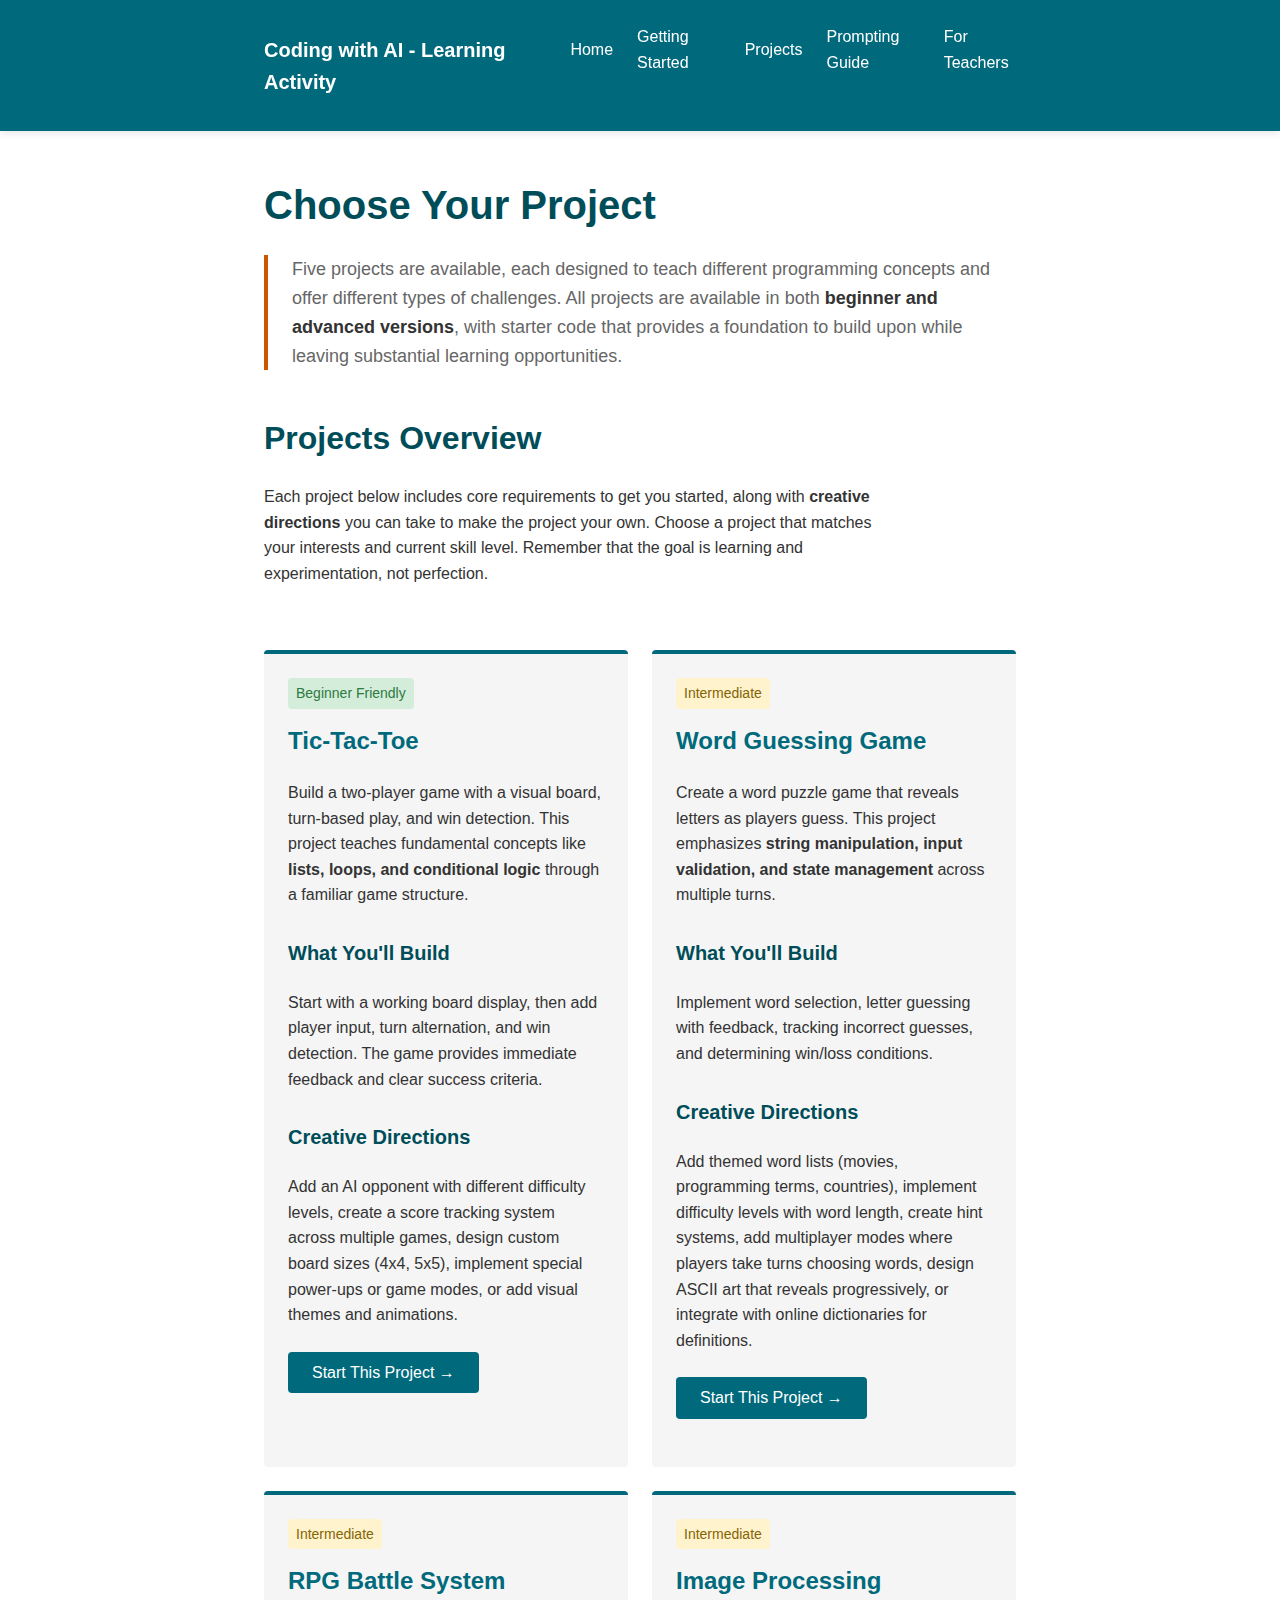
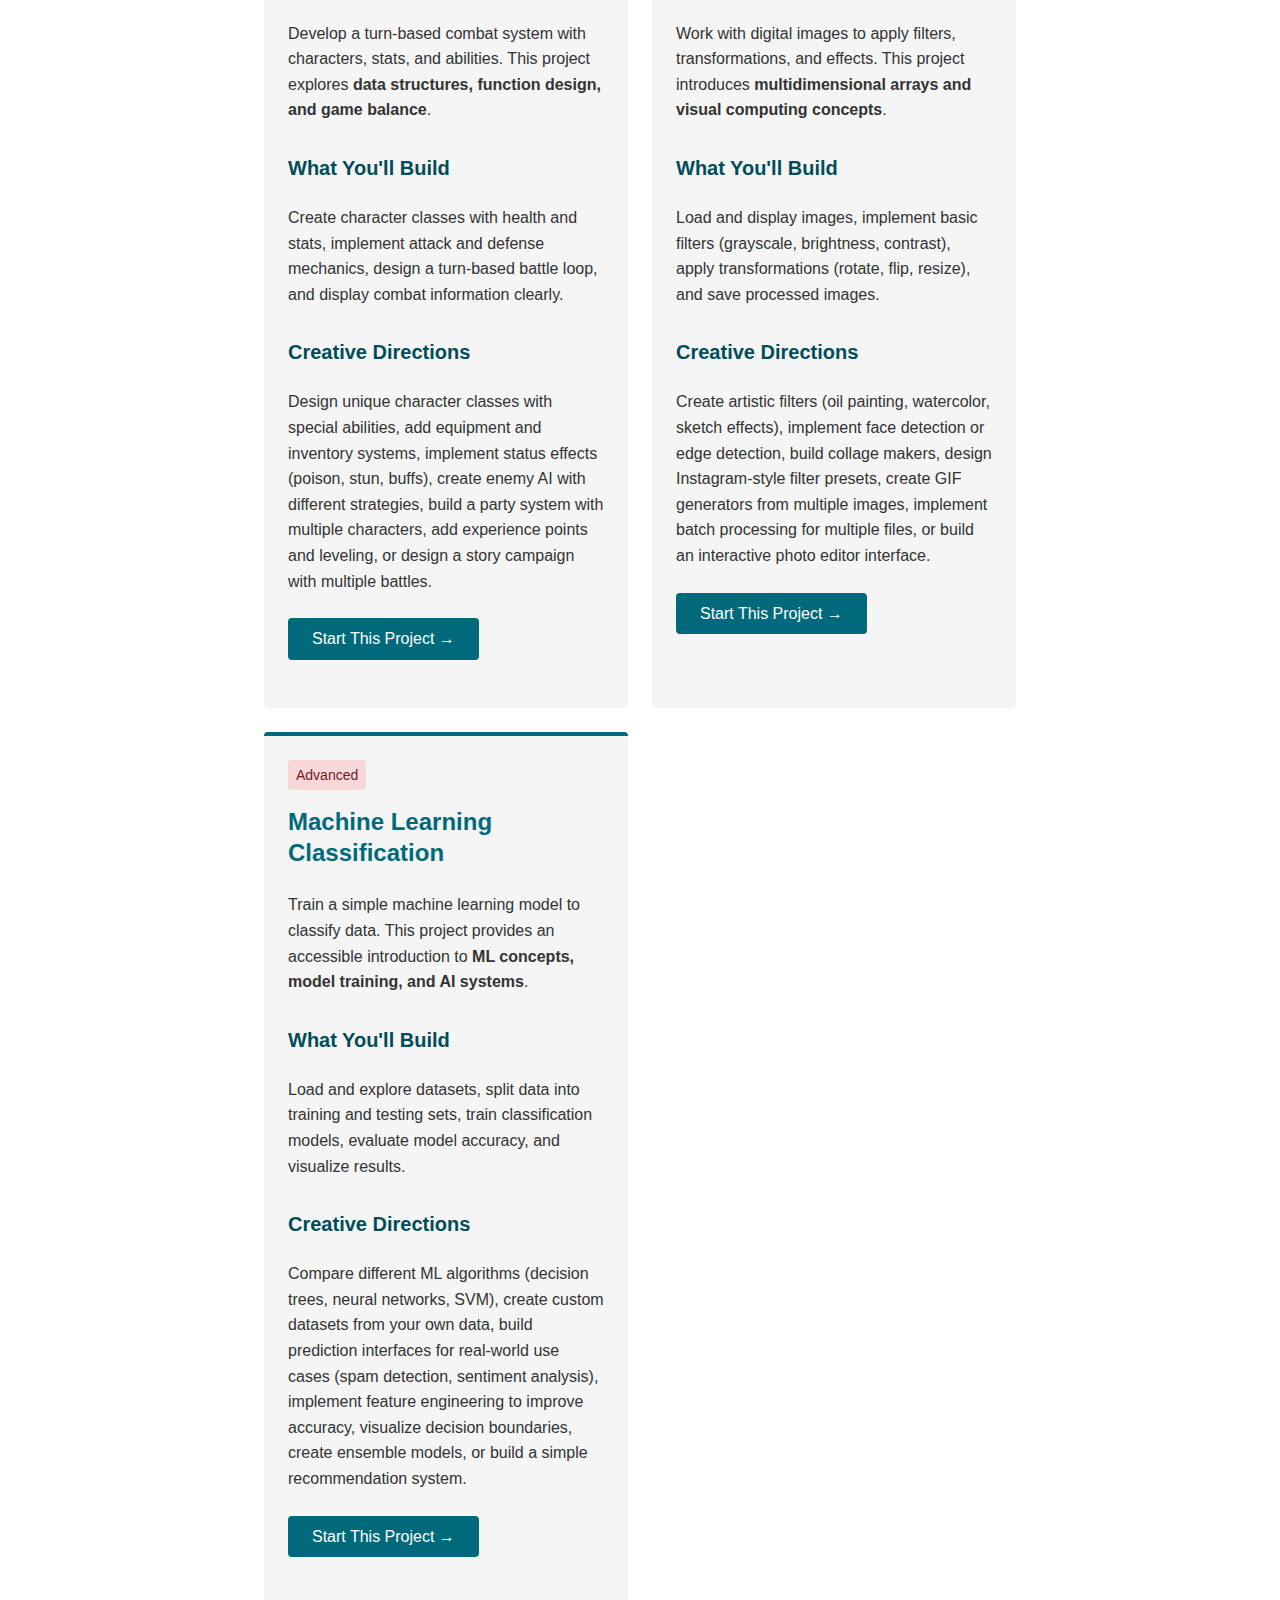
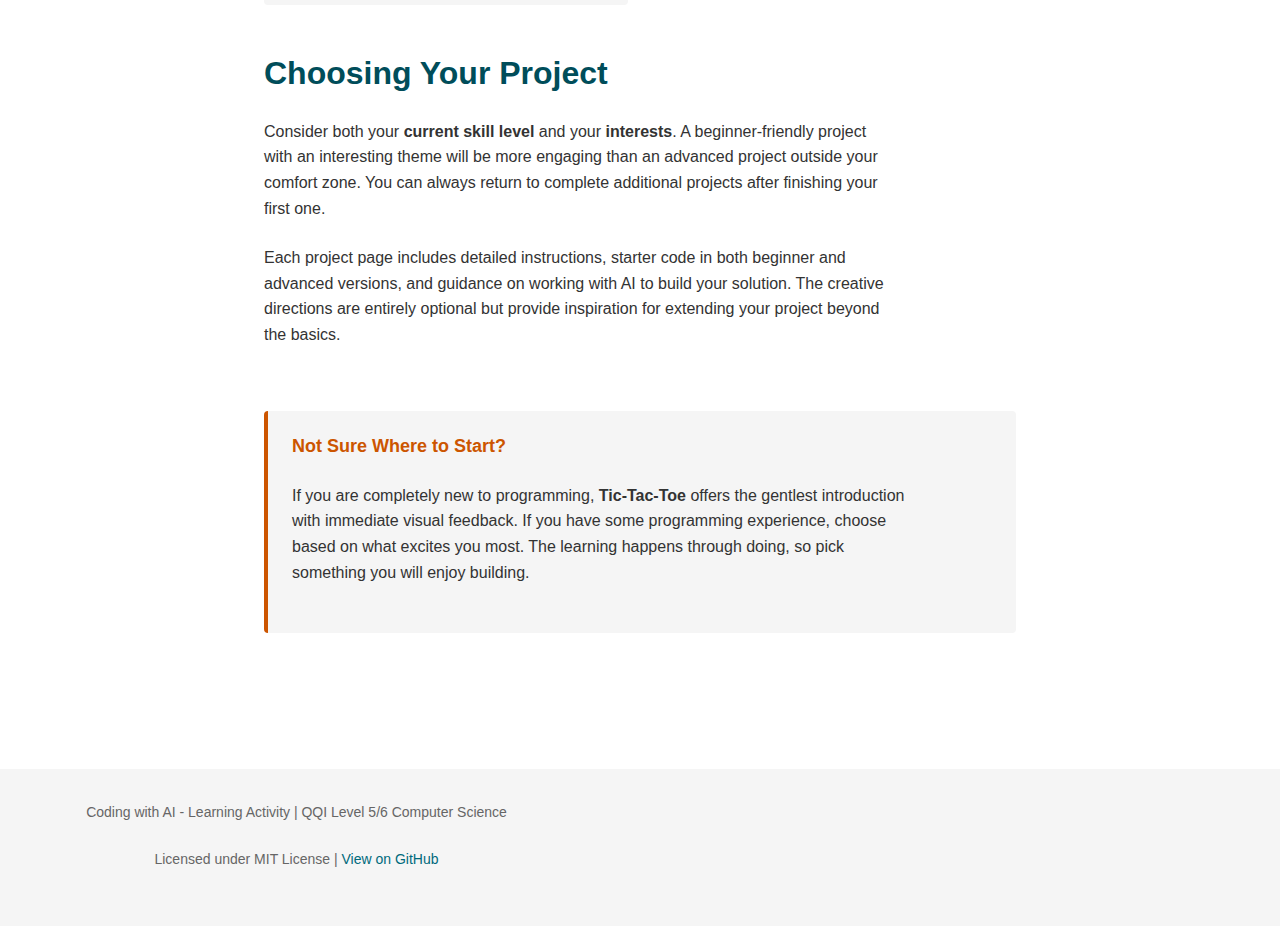
<file: projects.html>
<!DOCTYPE html>
<html lang="en">
<head>
    <meta charset="UTF-8">
    <meta name="viewport" content="width=device-width, initial-scale=1.0">
    <title>Projects - Coding with AI</title>
    <link rel="stylesheet" href="css/main.css">
</head>
<body>
    <nav>
        <div class="nav-container">
            <a href="index.html" class="site-title">Coding with AI - Learning Activity</a>
            <ul>
                <li><a href="index.html">Home</a></li>
                <li><a href="getting-started.html">Getting Started</a></li>
                <li><a href="projects.html">Projects</a></li>
                <li><a href="prompting-guide.html">Prompting Guide</a></li>
                <li><a href="for-teachers.html">For Teachers</a></li>
            </ul>
        </div>
    </nav>

    <main>
        <h1>Choose Your Project</h1>

        <div class="intro">
            Five projects are available, each designed to teach different programming concepts and offer different types of challenges. All projects are available in both <strong>beginner and advanced versions</strong>, with starter code that provides a foundation to build upon while leaving substantial learning opportunities.
        </div>

        <section>
            <h2>Projects Overview</h2>
            <p>
                Each project below includes core requirements to get you started, along with <strong>creative directions</strong> you can take to make the project your own. Choose a project that matches your interests and current skill level. Remember that the goal is learning and experimentation, not perfection.
            </p>
        </section>

        <div class="project-grid">
            <div class="project-card">
                <span class="difficulty beginner">Beginner Friendly</span>
                <h3>Tic-Tac-Toe</h3>
                <p>
                    Build a two-player game with a visual board, turn-based play, and win detection. This project teaches fundamental concepts like <strong>lists, loops, and conditional logic</strong> through a familiar game structure.
                </p>

                <h4>What You'll Build</h4>
                <p>
                    Start with a working board display, then add player input, turn alternation, and win detection. The game provides immediate feedback and clear success criteria.
                </p>

                <h4>Creative Directions</h4>
                <p>
                    Add an AI opponent with different difficulty levels, create a score tracking system across multiple games, design custom board sizes (4x4, 5x5), implement special power-ups or game modes, or add visual themes and animations.
                </p>

                <p style="margin-top: 1rem;">
                    <a href="projects/tic-tac-toe.html" class="btn">Start This Project →</a>
                </p>
            </div>

            <div class="project-card">
                <span class="difficulty intermediate">Intermediate</span>
                <h3>Word Guessing Game</h3>
                <p>
                    Create a word puzzle game that reveals letters as players guess. This project emphasizes <strong>string manipulation, input validation, and state management</strong> across multiple turns.
                </p>

                <h4>What You'll Build</h4>
                <p>
                    Implement word selection, letter guessing with feedback, tracking incorrect guesses, and determining win/loss conditions.
                </p>

                <h4>Creative Directions</h4>
                <p>
                    Add themed word lists (movies, programming terms, countries), implement difficulty levels with word length, create hint systems, add multiplayer modes where players take turns choosing words, design ASCII art that reveals progressively, or integrate with online dictionaries for definitions.
                </p>

                <p style="margin-top: 1rem;">
                    <a href="projects/word-guessing.html" class="btn">Start This Project →</a>
                </p>
            </div>

            <div class="project-card">
                <span class="difficulty intermediate">Intermediate</span>
                <h3>RPG Battle System</h3>
                <p>
                    Develop a turn-based combat system with characters, stats, and abilities. This project explores <strong>data structures, function design, and game balance</strong>.
                </p>

                <h4>What You'll Build</h4>
                <p>
                    Create character classes with health and stats, implement attack and defense mechanics, design a turn-based battle loop, and display combat information clearly.
                </p>

                <h4>Creative Directions</h4>
                <p>
                    Design unique character classes with special abilities, add equipment and inventory systems, implement status effects (poison, stun, buffs), create enemy AI with different strategies, build a party system with multiple characters, add experience points and leveling, or design a story campaign with multiple battles.
                </p>

                <p style="margin-top: 1rem;">
                    <a href="projects/rpg-battle.html" class="btn">Start This Project →</a>
                </p>
            </div>

            <div class="project-card">
                <span class="difficulty intermediate">Intermediate</span>
                <h3>Image Processing</h3>
                <p>
                    Work with digital images to apply filters, transformations, and effects. This project introduces <strong>multidimensional arrays and visual computing concepts</strong>.
                </p>

                <h4>What You'll Build</h4>
                <p>
                    Load and display images, implement basic filters (grayscale, brightness, contrast), apply transformations (rotate, flip, resize), and save processed images.
                </p>

                <h4>Creative Directions</h4>
                <p>
                    Create artistic filters (oil painting, watercolor, sketch effects), implement face detection or edge detection, build collage makers, design Instagram-style filter presets, create GIF generators from multiple images, implement batch processing for multiple files, or build an interactive photo editor interface.
                </p>

                <p style="margin-top: 1rem;">
                    <a href="projects/image-processing.html" class="btn">Start This Project →</a>
                </p>
            </div>

            <div class="project-card">
                <span class="difficulty advanced">Advanced</span>
                <h3>Machine Learning Classification</h3>
                <p>
                    Train a simple machine learning model to classify data. This project provides an accessible introduction to <strong>ML concepts, model training, and AI systems</strong>.
                </p>

                <h4>What You'll Build</h4>
                <p>
                    Load and explore datasets, split data into training and testing sets, train classification models, evaluate model accuracy, and visualize results.
                </p>

                <h4>Creative Directions</h4>
                <p>
                    Compare different ML algorithms (decision trees, neural networks, SVM), create custom datasets from your own data, build prediction interfaces for real-world use cases (spam detection, sentiment analysis), implement feature engineering to improve accuracy, visualize decision boundaries, create ensemble models, or build a simple recommendation system.
                </p>

                <p style="margin-top: 1rem;">
                    <a href="projects/machine-learning.html" class="btn">Start This Project →</a>
                </p>
            </div>
        </div>

        <section>
            <h2>Choosing Your Project</h2>
            <p>
                Consider both your <strong>current skill level</strong> and your <strong>interests</strong>. A beginner-friendly project with an interesting theme will be more engaging than an advanced project outside your comfort zone. You can always return to complete additional projects after finishing your first one.
            </p>

            <p>
                Each project page includes detailed instructions, starter code in both beginner and advanced versions, and guidance on working with AI to build your solution. The creative directions are entirely optional but provide inspiration for extending your project beyond the basics.
            </p>
        </section>

        <section class="callout">
            <h3>Not Sure Where to Start?</h3>
            <p>
                If you are completely new to programming, <strong>Tic-Tac-Toe</strong> offers the gentlest introduction with immediate visual feedback. If you have some programming experience, choose based on what excites you most. The learning happens through doing, so pick something you will enjoy building.
            </p>
        </section>
    </main>

    <footer>
        <p>Coding with AI - Learning Activity | QQI Level 5/6 Computer Science</p>
        <p>Licensed under MIT License | <a href="https://github.com/deweydex/2plus1Coding">View on GitHub</a></p>
    </footer>
</body>
</html>
</file>
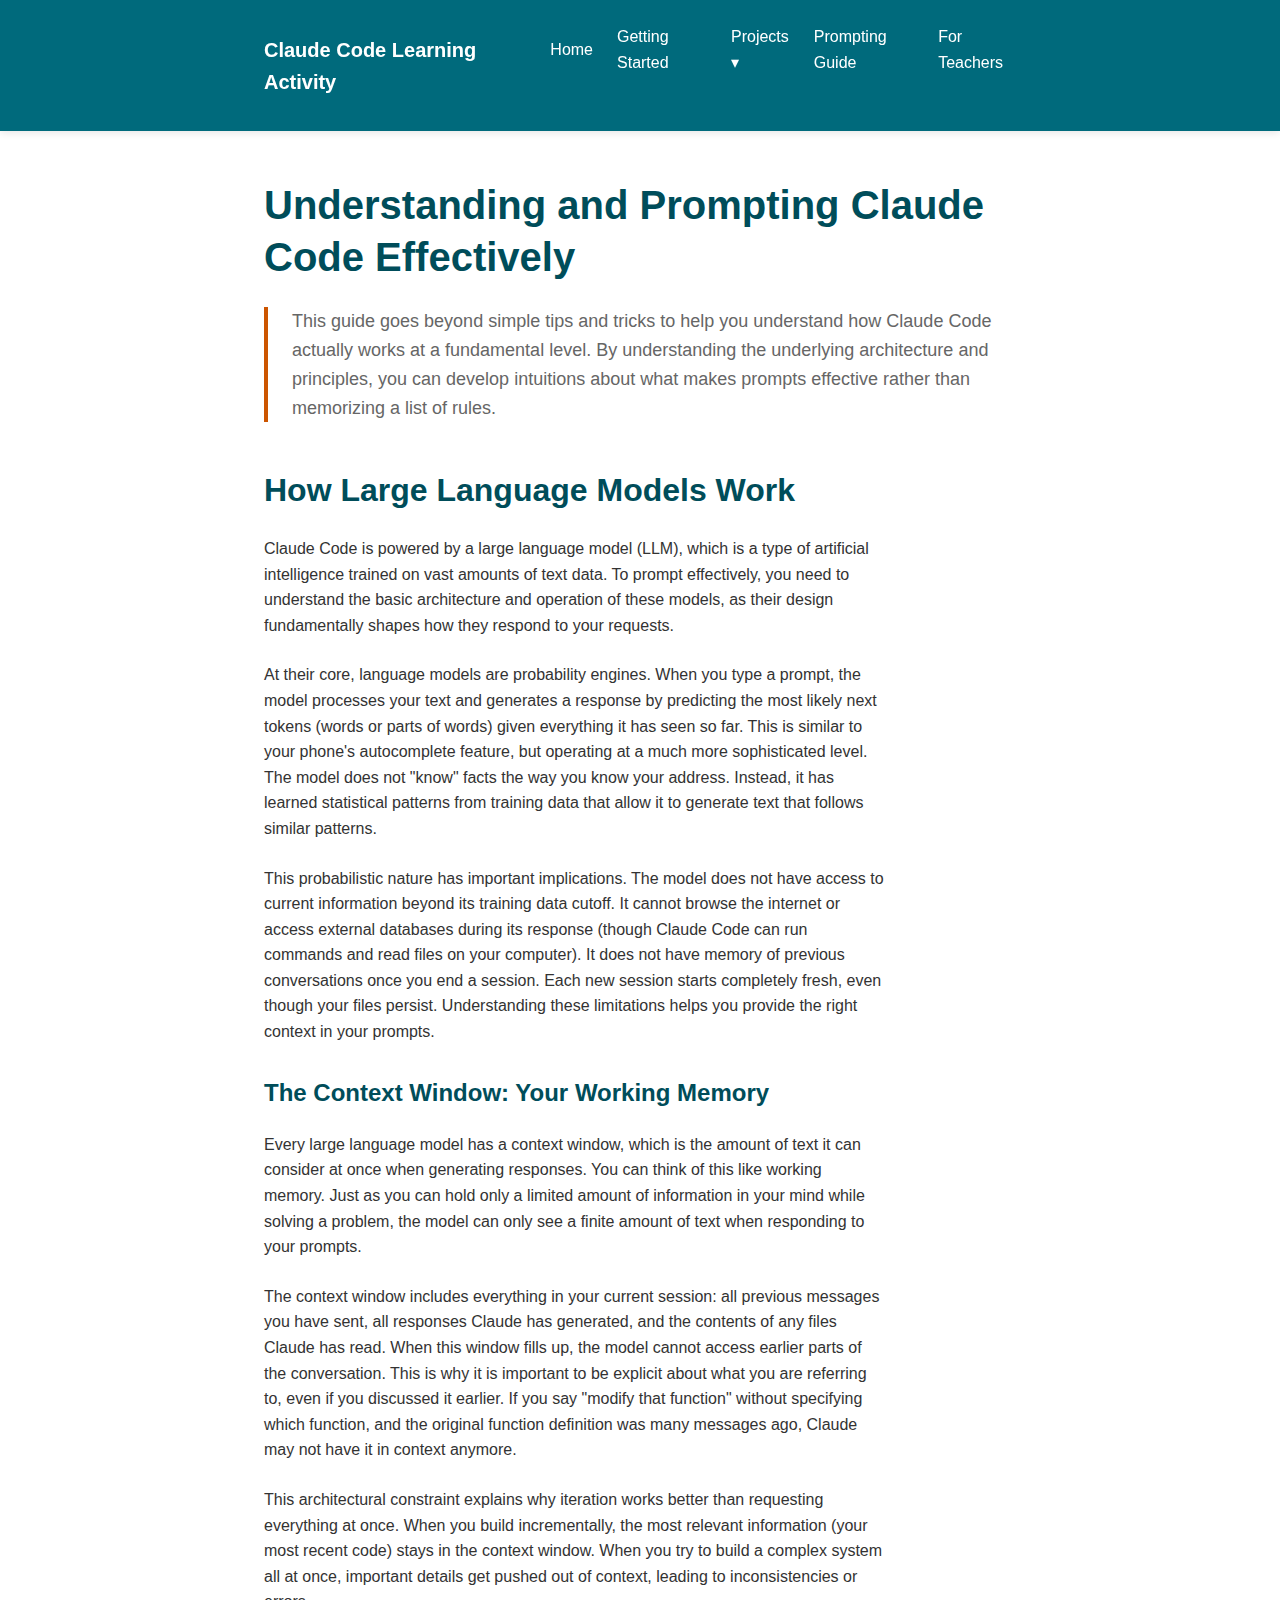
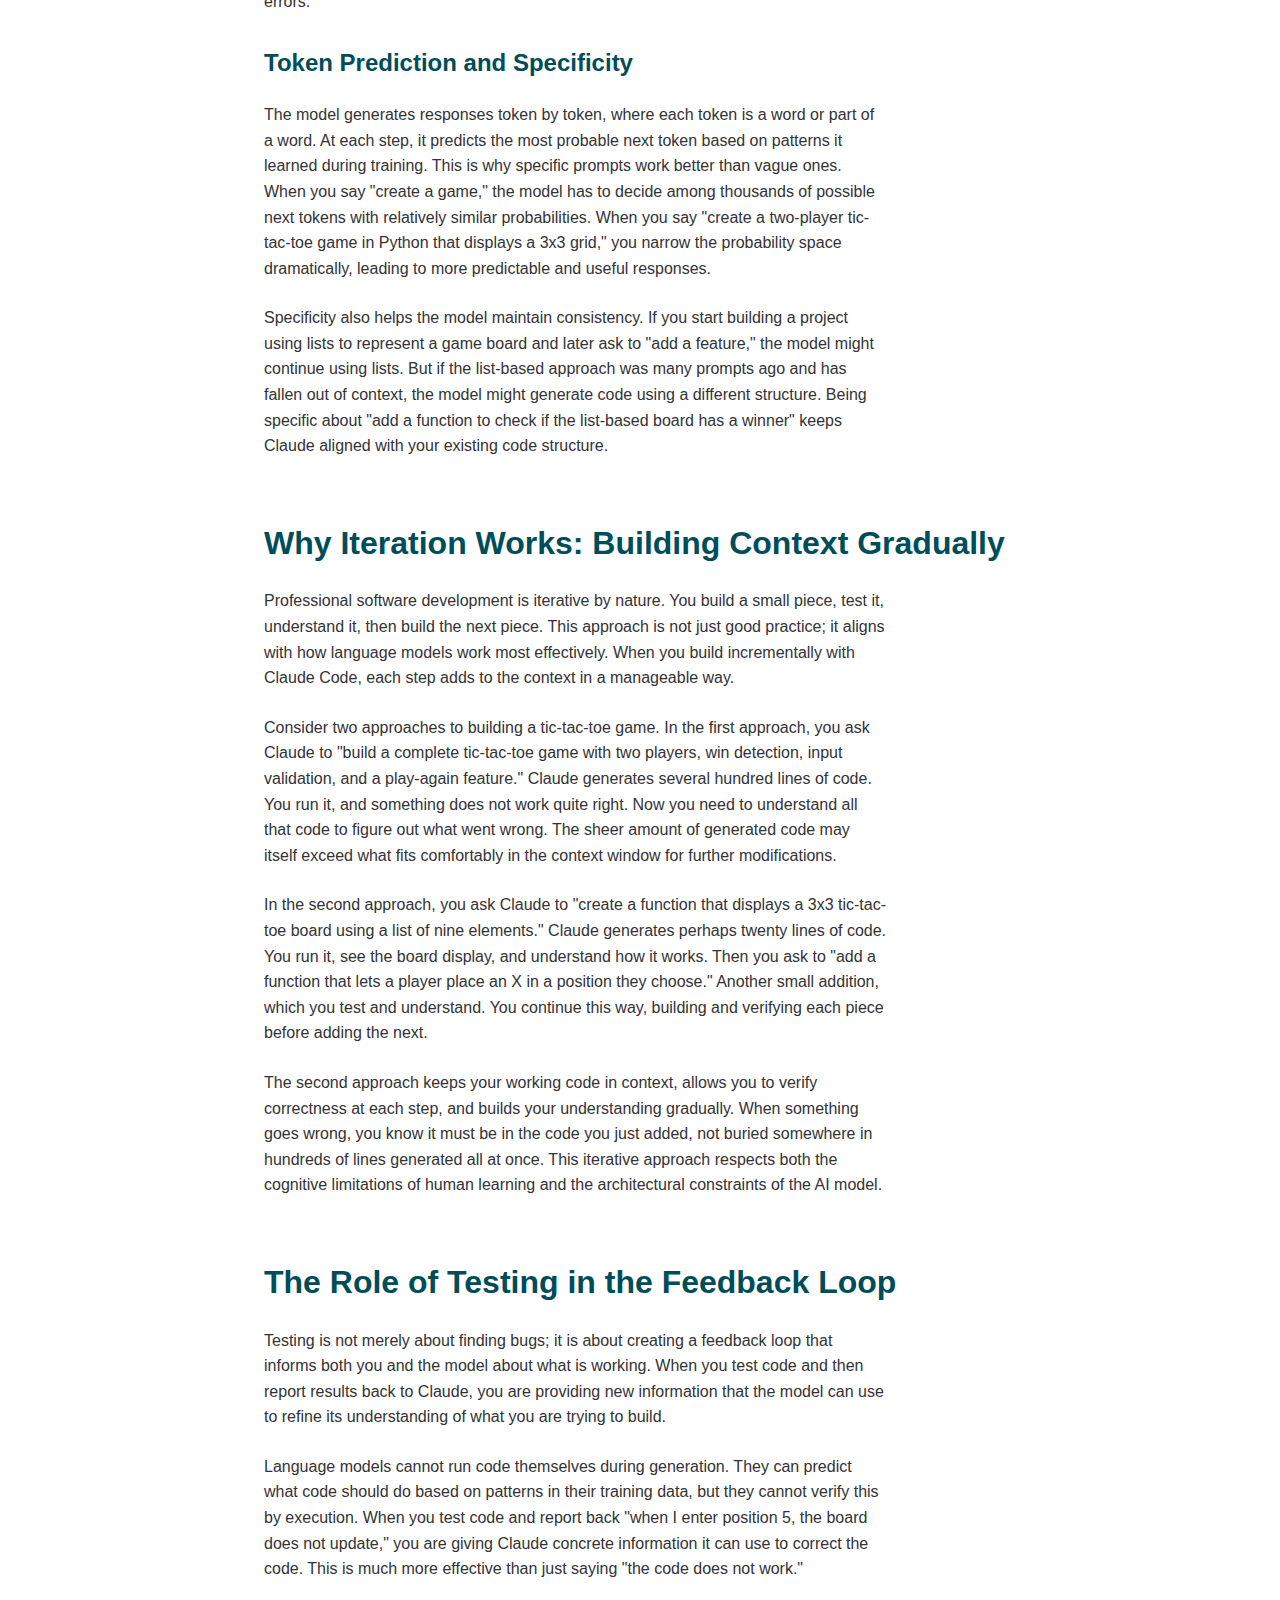
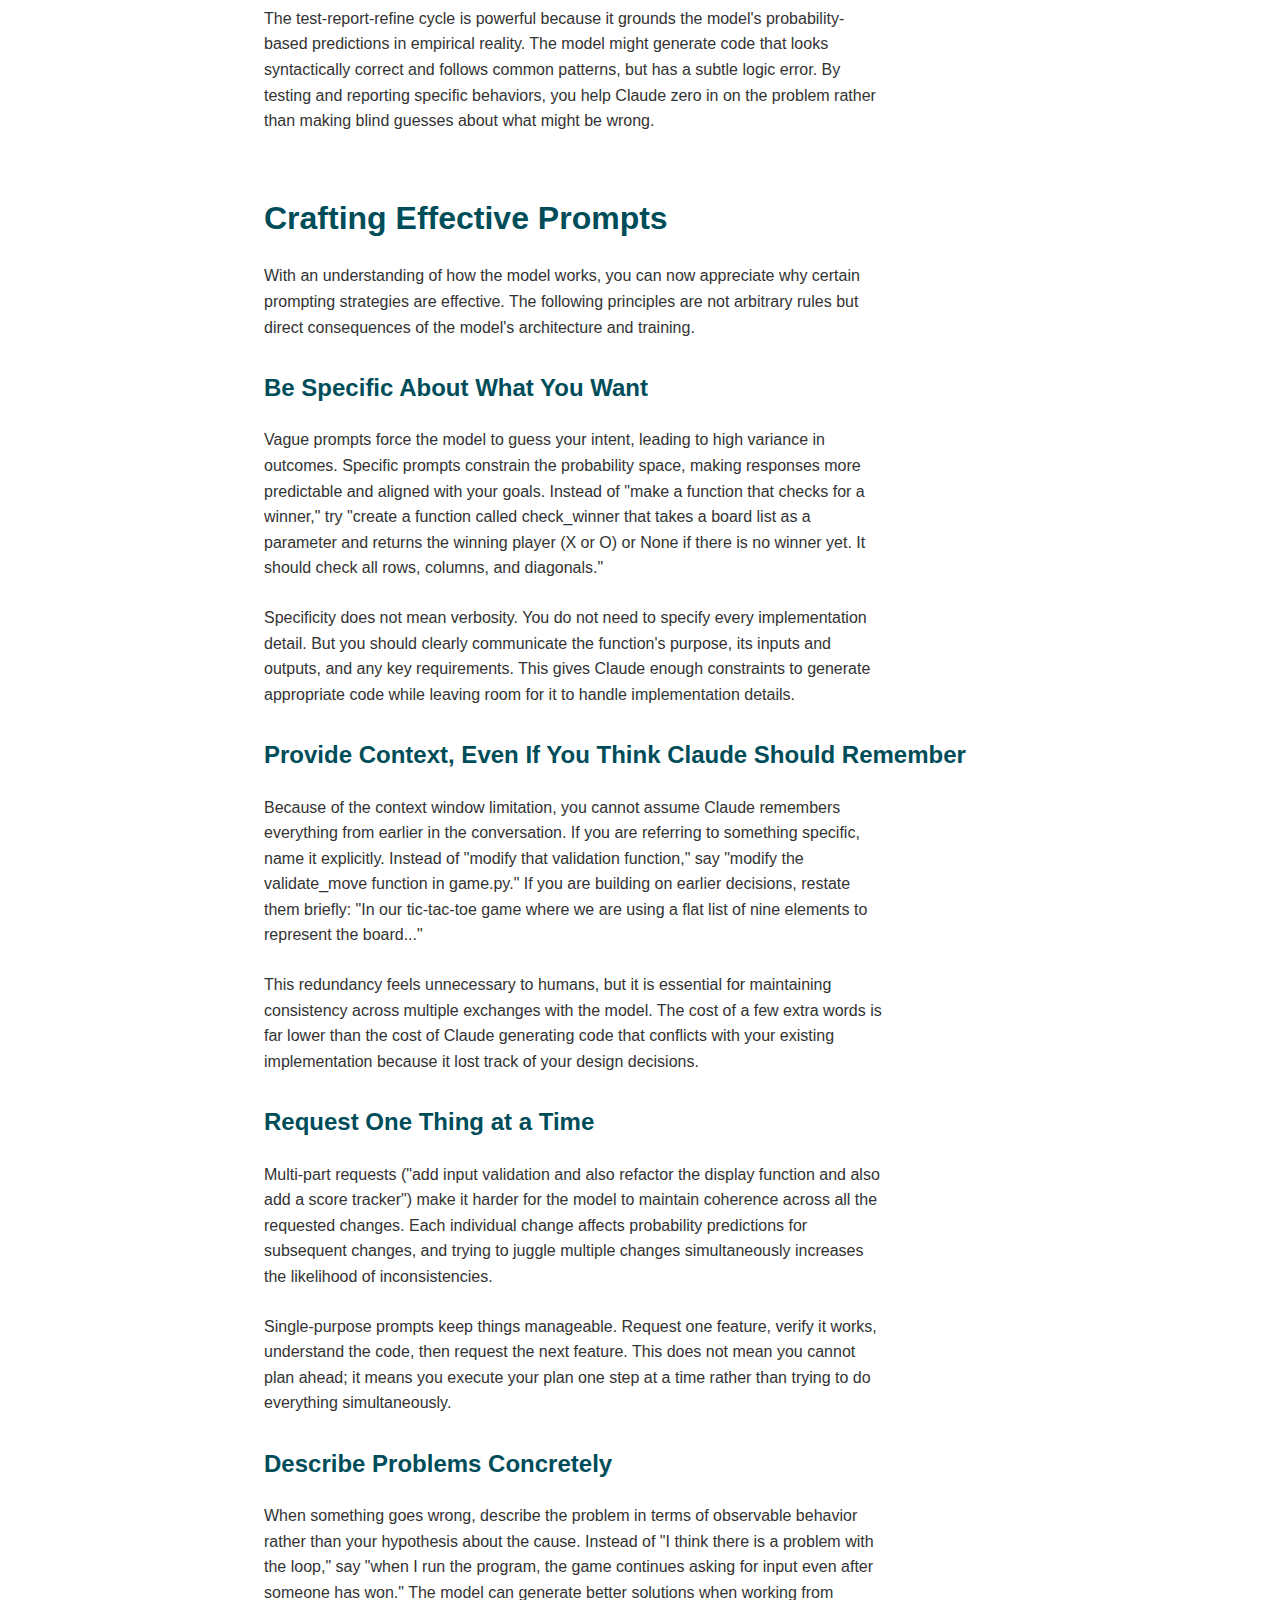
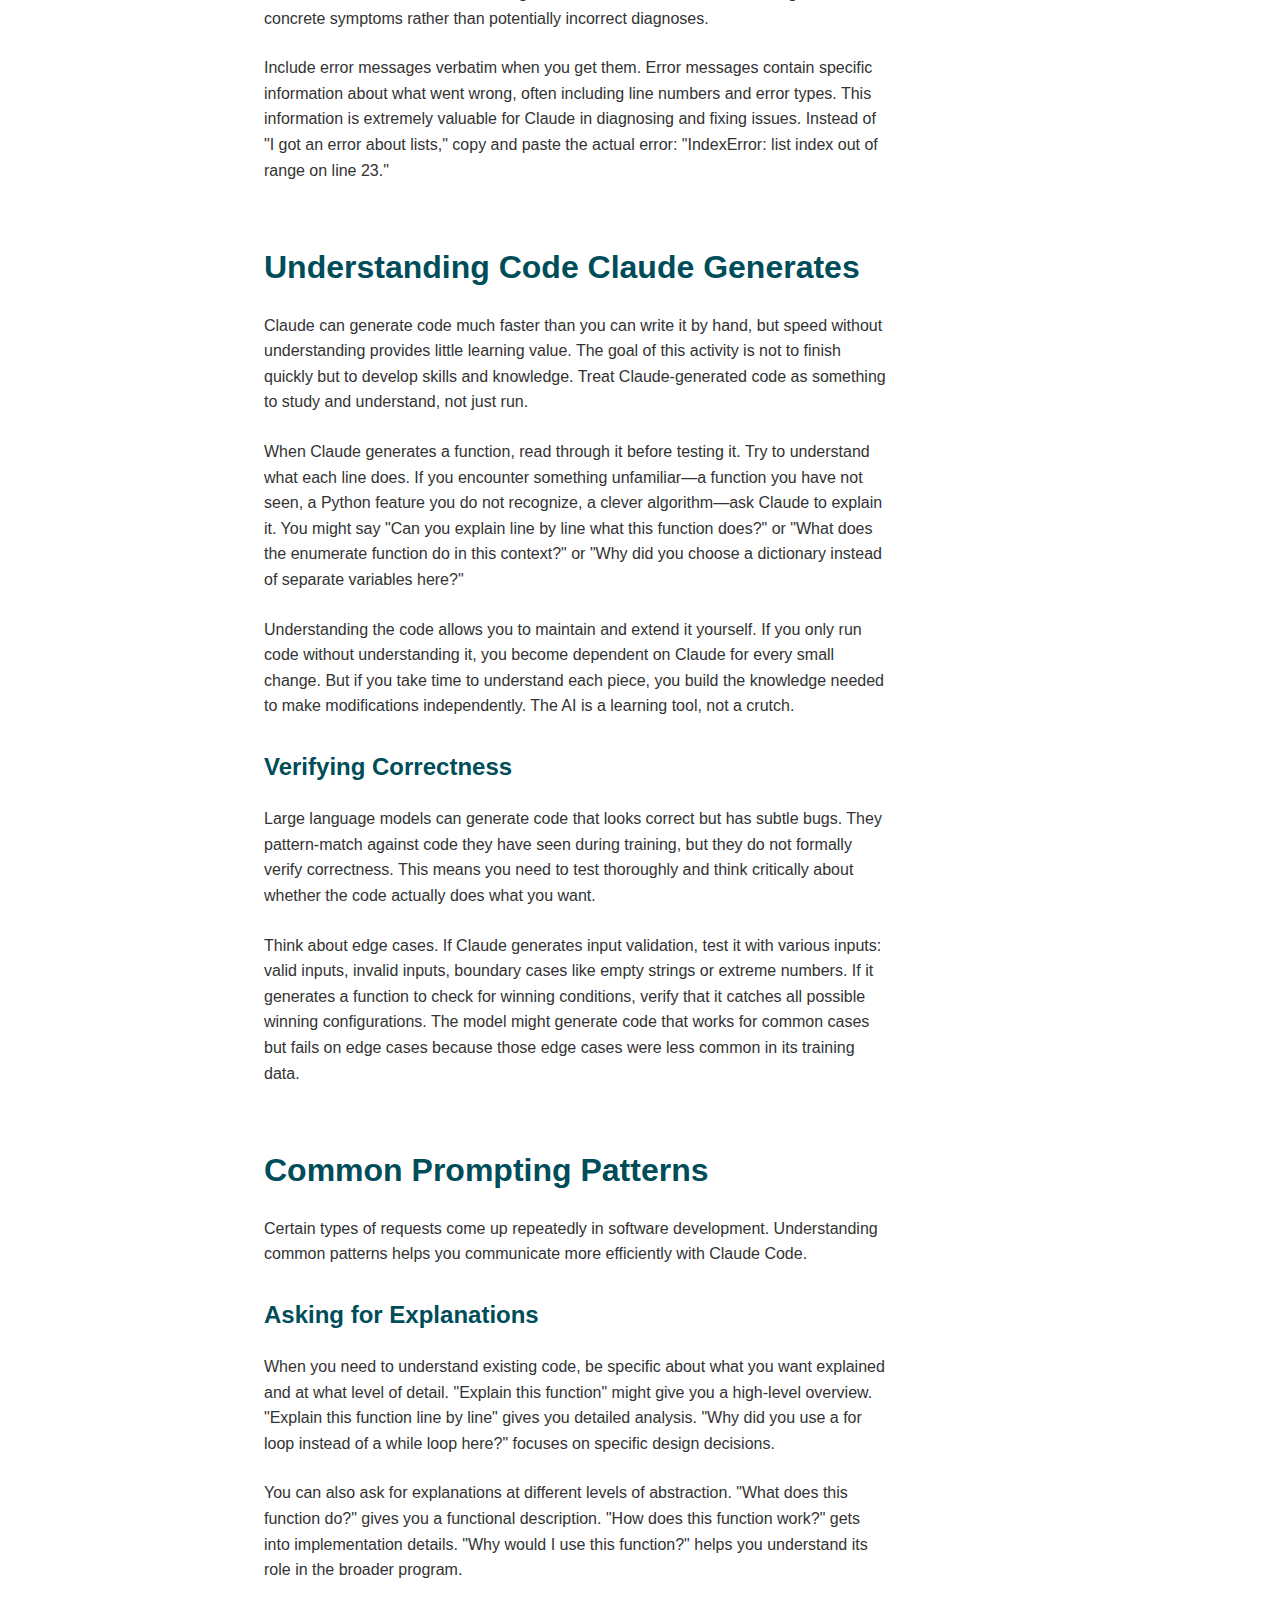
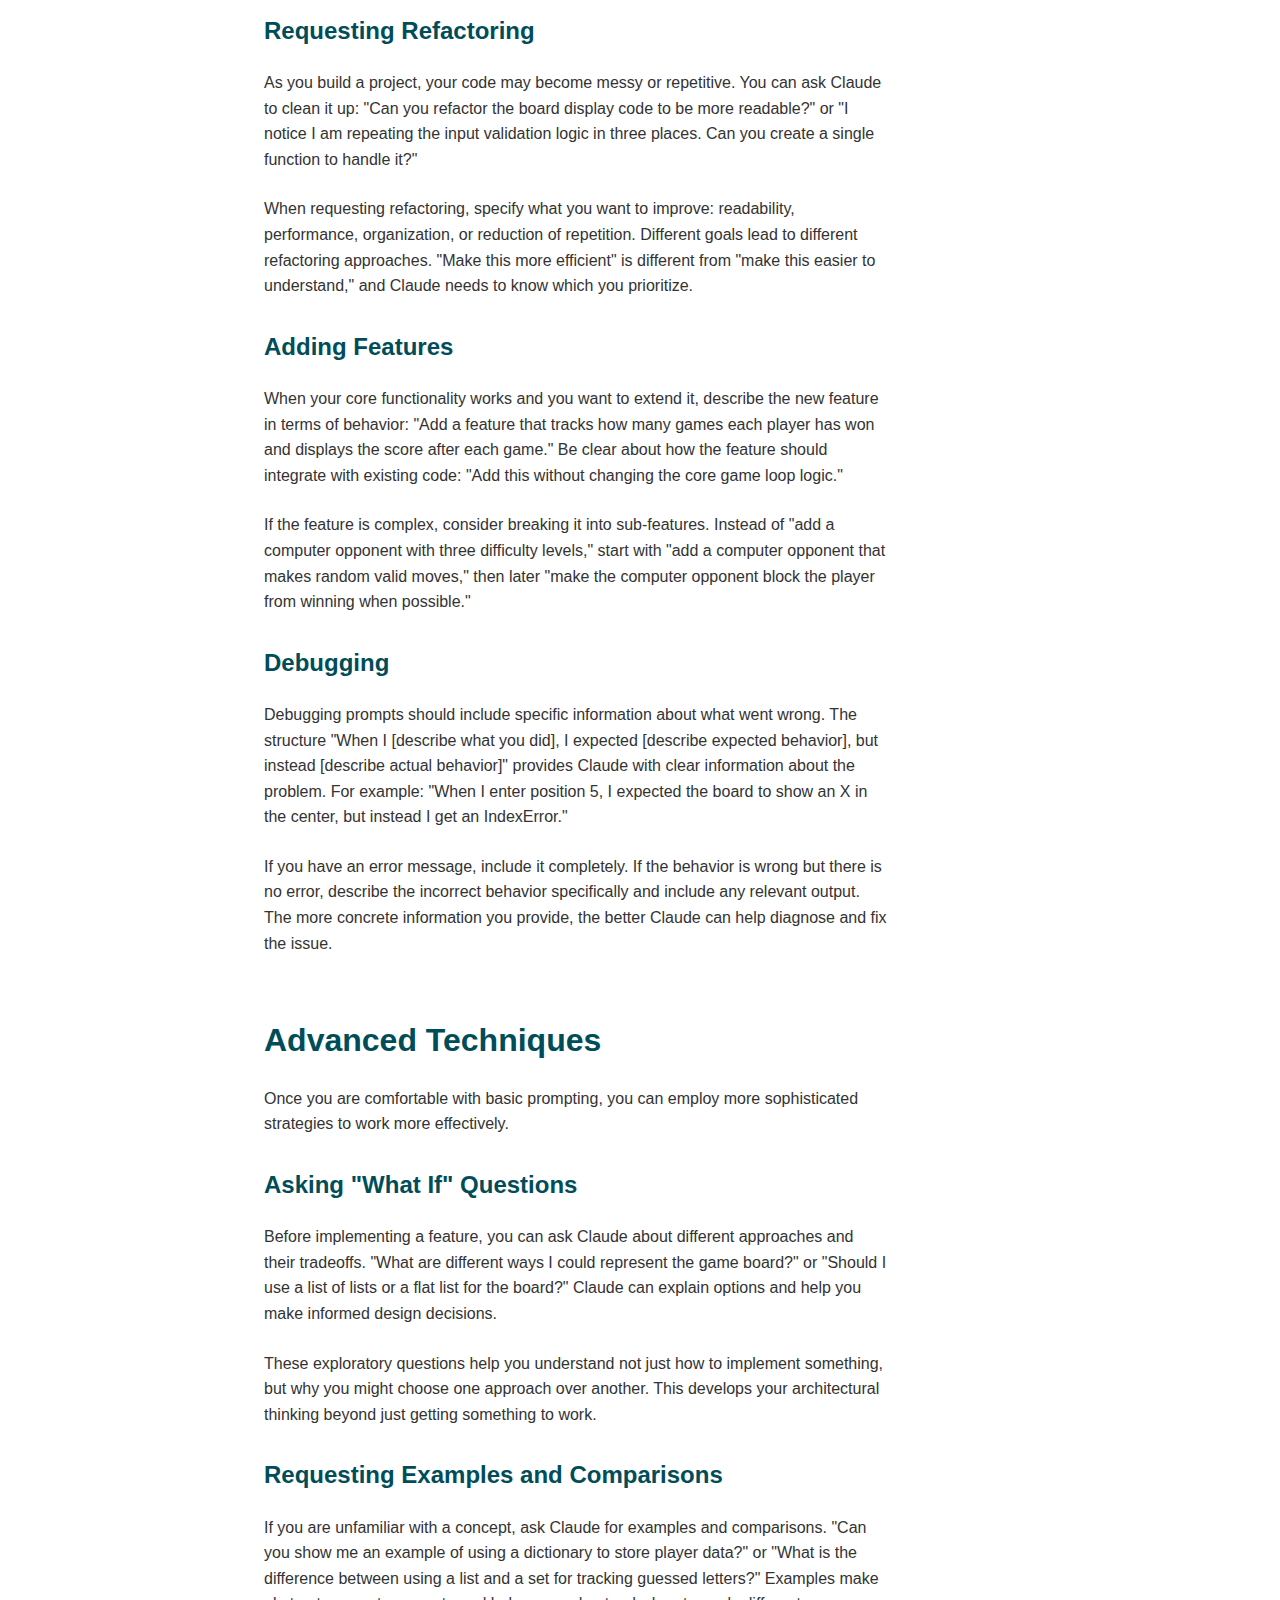
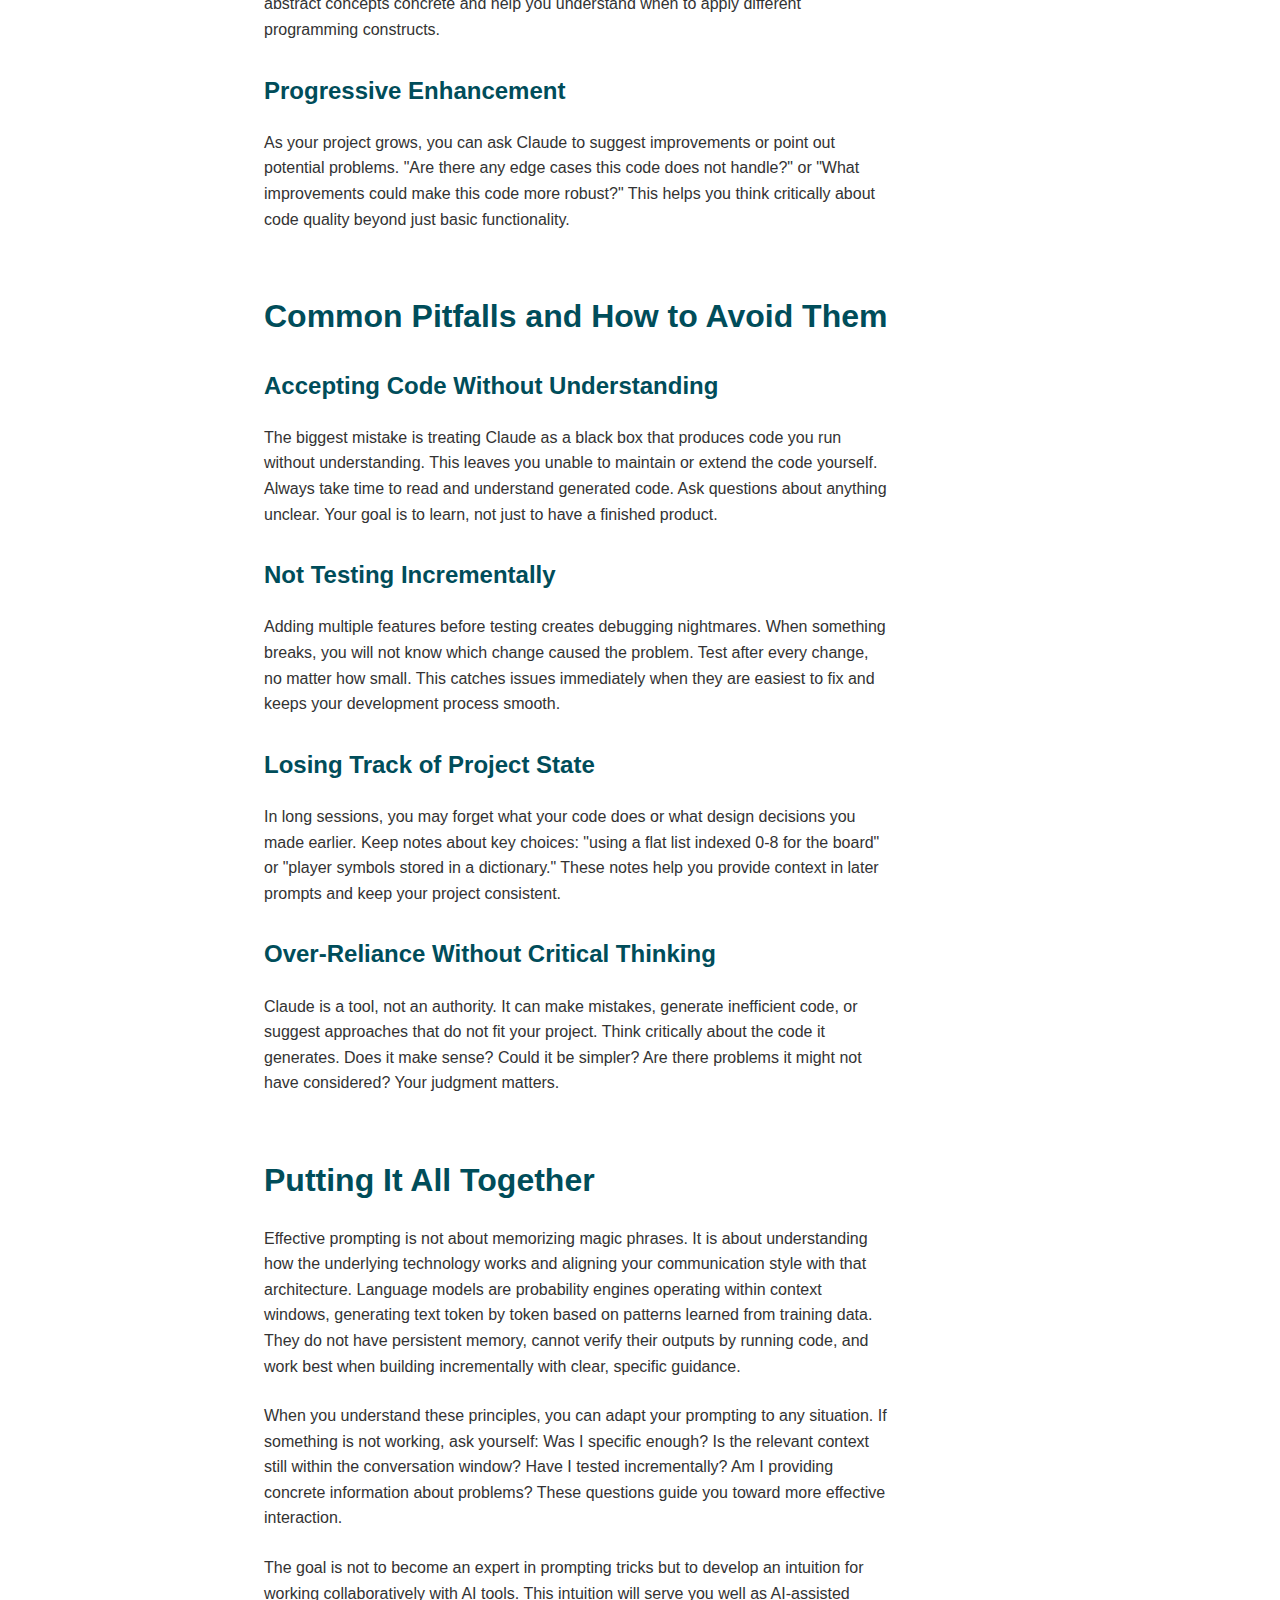
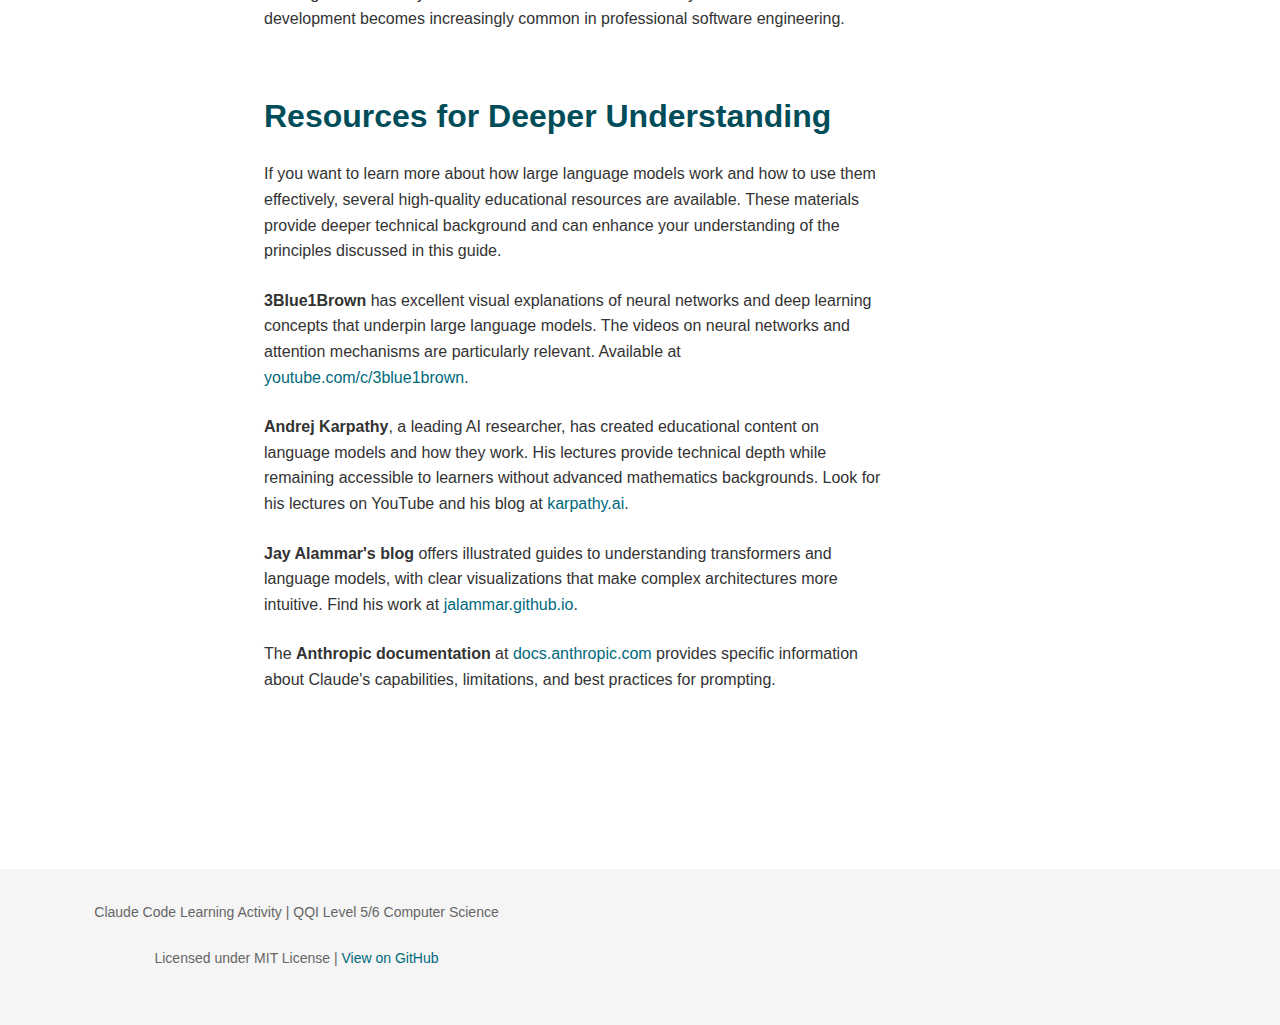
<file: prompting-guide.html>
<!DOCTYPE html>
<html lang="en">
<head>
    <meta charset="UTF-8">
    <meta name="viewport" content="width=device-width, initial-scale=1.0">
    <title>Prompting Guide - Claude Code Learning Activity</title>
    <link rel="stylesheet" href="css/main.css">
</head>
<body>
    <nav>
        <div class="nav-container">
            <a href="index.html" class="site-title">Claude Code Learning Activity</a>
            <ul>
                <li><a href="index.html">Home</a></li>
                <li><a href="getting-started.html">Getting Started</a></li>
                <li class="dropdown">
                    <a href="#projects">Projects ▾</a>
                    <div class="dropdown-content">
                        <a href="projects/tic-tac-toe.html">Tic-Tac-Toe</a>
                        <a href="projects/word-guessing.html">Word Guessing</a>
                        <a href="projects/rpg-battle.html">RPG Battle</a>
                        <a href="projects/image-processing.html">Image Processing</a>
                        <a href="projects/machine-learning.html">Machine Learning</a>
                    </div>
                </li>
                <li><a href="prompting-guide.html">Prompting Guide</a></li>
                <li><a href="for-teachers.html">For Teachers</a></li>
            </ul>
        </div>
    </nav>

    <main>
        <h1>Understanding and Prompting Claude Code Effectively</h1>

        <div class="intro">
            This guide goes beyond simple tips and tricks to help you understand how Claude Code actually works at a fundamental level. By understanding the underlying architecture and principles, you can develop intuitions about what makes prompts effective rather than memorizing a list of rules.
        </div>

        <section>
            <h2>How Large Language Models Work</h2>
            <p>
                Claude Code is powered by a large language model (LLM), which is a type of artificial intelligence trained on vast amounts of text data. To prompt effectively, you need to understand the basic architecture and operation of these models, as their design fundamentally shapes how they respond to your requests.
            </p>

            <p>
                At their core, language models are probability engines. When you type a prompt, the model processes your text and generates a response by predicting the most likely next tokens (words or parts of words) given everything it has seen so far. This is similar to your phone's autocomplete feature, but operating at a much more sophisticated level. The model does not "know" facts the way you know your address. Instead, it has learned statistical patterns from training data that allow it to generate text that follows similar patterns.
            </p>

            <p>
                This probabilistic nature has important implications. The model does not have access to current information beyond its training data cutoff. It cannot browse the internet or access external databases during its response (though Claude Code can run commands and read files on your computer). It does not have memory of previous conversations once you end a session. Each new session starts completely fresh, even though your files persist. Understanding these limitations helps you provide the right context in your prompts.
            </p>

            <h3>The Context Window: Your Working Memory</h3>
            <p>
                Every large language model has a context window, which is the amount of text it can consider at once when generating responses. You can think of this like working memory. Just as you can hold only a limited amount of information in your mind while solving a problem, the model can only see a finite amount of text when responding to your prompts.
            </p>

            <p>
                The context window includes everything in your current session: all previous messages you have sent, all responses Claude has generated, and the contents of any files Claude has read. When this window fills up, the model cannot access earlier parts of the conversation. This is why it is important to be explicit about what you are referring to, even if you discussed it earlier. If you say "modify that function" without specifying which function, and the original function definition was many messages ago, Claude may not have it in context anymore.
            </p>

            <p>
                This architectural constraint explains why iteration works better than requesting everything at once. When you build incrementally, the most relevant information (your most recent code) stays in the context window. When you try to build a complex system all at once, important details get pushed out of context, leading to inconsistencies or errors.
            </p>

            <h3>Token Prediction and Specificity</h3>
            <p>
                The model generates responses token by token, where each token is a word or part of a word. At each step, it predicts the most probable next token based on patterns it learned during training. This is why specific prompts work better than vague ones. When you say "create a game," the model has to decide among thousands of possible next tokens with relatively similar probabilities. When you say "create a two-player tic-tac-toe game in Python that displays a 3x3 grid," you narrow the probability space dramatically, leading to more predictable and useful responses.
            </p>

            <p>
                Specificity also helps the model maintain consistency. If you start building a project using lists to represent a game board and later ask to "add a feature," the model might continue using lists. But if the list-based approach was many prompts ago and has fallen out of context, the model might generate code using a different structure. Being specific about "add a function to check if the list-based board has a winner" keeps Claude aligned with your existing code structure.
            </p>
        </section>

        <section>
            <h2>Why Iteration Works: Building Context Gradually</h2>
            <p>
                Professional software development is iterative by nature. You build a small piece, test it, understand it, then build the next piece. This approach is not just good practice; it aligns with how language models work most effectively. When you build incrementally with Claude Code, each step adds to the context in a manageable way.
            </p>

            <p>
                Consider two approaches to building a tic-tac-toe game. In the first approach, you ask Claude to "build a complete tic-tac-toe game with two players, win detection, input validation, and a play-again feature." Claude generates several hundred lines of code. You run it, and something does not work quite right. Now you need to understand all that code to figure out what went wrong. The sheer amount of generated code may itself exceed what fits comfortably in the context window for further modifications.
            </p>

            <p>
                In the second approach, you ask Claude to "create a function that displays a 3x3 tic-tac-toe board using a list of nine elements." Claude generates perhaps twenty lines of code. You run it, see the board display, and understand how it works. Then you ask to "add a function that lets a player place an X in a position they choose." Another small addition, which you test and understand. You continue this way, building and verifying each piece before adding the next.
            </p>

            <p>
                The second approach keeps your working code in context, allows you to verify correctness at each step, and builds your understanding gradually. When something goes wrong, you know it must be in the code you just added, not buried somewhere in hundreds of lines generated all at once. This iterative approach respects both the cognitive limitations of human learning and the architectural constraints of the AI model.
            </p>
        </section>

        <section>
            <h2>The Role of Testing in the Feedback Loop</h2>
            <p>
                Testing is not merely about finding bugs; it is about creating a feedback loop that informs both you and the model about what is working. When you test code and then report results back to Claude, you are providing new information that the model can use to refine its understanding of what you are trying to build.
            </p>

            <p>
                Language models cannot run code themselves during generation. They can predict what code should do based on patterns in their training data, but they cannot verify this by execution. When you test code and report back "when I enter position 5, the board does not update," you are giving Claude concrete information it can use to correct the code. This is much more effective than just saying "the code does not work."
            </p>

            <p>
                The test-report-refine cycle is powerful because it grounds the model's probability-based predictions in empirical reality. The model might generate code that looks syntactically correct and follows common patterns, but has a subtle logic error. By testing and reporting specific behaviors, you help Claude zero in on the problem rather than making blind guesses about what might be wrong.
            </p>
        </section>

        <section>
            <h2>Crafting Effective Prompts</h2>
            <p>
                With an understanding of how the model works, you can now appreciate why certain prompting strategies are effective. The following principles are not arbitrary rules but direct consequences of the model's architecture and training.
            </p>

            <h3>Be Specific About What You Want</h3>
            <p>
                Vague prompts force the model to guess your intent, leading to high variance in outcomes. Specific prompts constrain the probability space, making responses more predictable and aligned with your goals. Instead of "make a function that checks for a winner," try "create a function called check_winner that takes a board list as a parameter and returns the winning player (X or O) or None if there is no winner yet. It should check all rows, columns, and diagonals."
            </p>

            <p>
                Specificity does not mean verbosity. You do not need to specify every implementation detail. But you should clearly communicate the function's purpose, its inputs and outputs, and any key requirements. This gives Claude enough constraints to generate appropriate code while leaving room for it to handle implementation details.
            </p>

            <h3>Provide Context, Even If You Think Claude Should Remember</h3>
            <p>
                Because of the context window limitation, you cannot assume Claude remembers everything from earlier in the conversation. If you are referring to something specific, name it explicitly. Instead of "modify that validation function," say "modify the validate_move function in game.py." If you are building on earlier decisions, restate them briefly: "In our tic-tac-toe game where we are using a flat list of nine elements to represent the board..."
            </p>

            <p>
                This redundancy feels unnecessary to humans, but it is essential for maintaining consistency across multiple exchanges with the model. The cost of a few extra words is far lower than the cost of Claude generating code that conflicts with your existing implementation because it lost track of your design decisions.
            </p>

            <h3>Request One Thing at a Time</h3>
            <p>
                Multi-part requests ("add input validation and also refactor the display function and also add a score tracker") make it harder for the model to maintain coherence across all the requested changes. Each individual change affects probability predictions for subsequent changes, and trying to juggle multiple changes simultaneously increases the likelihood of inconsistencies.
            </p>

            <p>
                Single-purpose prompts keep things manageable. Request one feature, verify it works, understand the code, then request the next feature. This does not mean you cannot plan ahead; it means you execute your plan one step at a time rather than trying to do everything simultaneously.
            </p>

            <h3>Describe Problems Concretely</h3>
            <p>
                When something goes wrong, describe the problem in terms of observable behavior rather than your hypothesis about the cause. Instead of "I think there is a problem with the loop," say "when I run the program, the game continues asking for input even after someone has won." The model can generate better solutions when working from concrete symptoms rather than potentially incorrect diagnoses.
            </p>

            <p>
                Include error messages verbatim when you get them. Error messages contain specific information about what went wrong, often including line numbers and error types. This information is extremely valuable for Claude in diagnosing and fixing issues. Instead of "I got an error about lists," copy and paste the actual error: "IndexError: list index out of range on line 23."
            </p>
        </section>

        <section>
            <h2>Understanding Code Claude Generates</h2>
            <p>
                Claude can generate code much faster than you can write it by hand, but speed without understanding provides little learning value. The goal of this activity is not to finish quickly but to develop skills and knowledge. Treat Claude-generated code as something to study and understand, not just run.
            </p>

            <p>
                When Claude generates a function, read through it before testing it. Try to understand what each line does. If you encounter something unfamiliar—a function you have not seen, a Python feature you do not recognize, a clever algorithm—ask Claude to explain it. You might say "Can you explain line by line what this function does?" or "What does the enumerate function do in this context?" or "Why did you choose a dictionary instead of separate variables here?"
            </p>

            <p>
                Understanding the code allows you to maintain and extend it yourself. If you only run code without understanding it, you become dependent on Claude for every small change. But if you take time to understand each piece, you build the knowledge needed to make modifications independently. The AI is a learning tool, not a crutch.
            </p>

            <h3>Verifying Correctness</h3>
            <p>
                Large language models can generate code that looks correct but has subtle bugs. They pattern-match against code they have seen during training, but they do not formally verify correctness. This means you need to test thoroughly and think critically about whether the code actually does what you want.
            </p>

            <p>
                Think about edge cases. If Claude generates input validation, test it with various inputs: valid inputs, invalid inputs, boundary cases like empty strings or extreme numbers. If it generates a function to check for winning conditions, verify that it catches all possible winning configurations. The model might generate code that works for common cases but fails on edge cases because those edge cases were less common in its training data.
            </p>
        </section>

        <section>
            <h2>Common Prompting Patterns</h2>
            <p>
                Certain types of requests come up repeatedly in software development. Understanding common patterns helps you communicate more efficiently with Claude Code.
            </p>

            <h3>Asking for Explanations</h3>
            <p>
                When you need to understand existing code, be specific about what you want explained and at what level of detail. "Explain this function" might give you a high-level overview. "Explain this function line by line" gives you detailed analysis. "Why did you use a for loop instead of a while loop here?" focuses on specific design decisions.
            </p>

            <p>
                You can also ask for explanations at different levels of abstraction. "What does this function do?" gives you a functional description. "How does this function work?" gets into implementation details. "Why would I use this function?" helps you understand its role in the broader program.
            </p>

            <h3>Requesting Refactoring</h3>
            <p>
                As you build a project, your code may become messy or repetitive. You can ask Claude to clean it up: "Can you refactor the board display code to be more readable?" or "I notice I am repeating the input validation logic in three places. Can you create a single function to handle it?"
            </p>

            <p>
                When requesting refactoring, specify what you want to improve: readability, performance, organization, or reduction of repetition. Different goals lead to different refactoring approaches. "Make this more efficient" is different from "make this easier to understand," and Claude needs to know which you prioritize.
            </p>

            <h3>Adding Features</h3>
            <p>
                When your core functionality works and you want to extend it, describe the new feature in terms of behavior: "Add a feature that tracks how many games each player has won and displays the score after each game." Be clear about how the feature should integrate with existing code: "Add this without changing the core game loop logic."
            </p>

            <p>
                If the feature is complex, consider breaking it into sub-features. Instead of "add a computer opponent with three difficulty levels," start with "add a computer opponent that makes random valid moves," then later "make the computer opponent block the player from winning when possible."
            </p>

            <h3>Debugging</h3>
            <p>
                Debugging prompts should include specific information about what went wrong. The structure "When I [describe what you did], I expected [describe expected behavior], but instead [describe actual behavior]" provides Claude with clear information about the problem. For example: "When I enter position 5, I expected the board to show an X in the center, but instead I get an IndexError."
            </p>

            <p>
                If you have an error message, include it completely. If the behavior is wrong but there is no error, describe the incorrect behavior specifically and include any relevant output. The more concrete information you provide, the better Claude can help diagnose and fix the issue.
            </p>
        </section>

        <section>
            <h2>Advanced Techniques</h2>
            <p>
                Once you are comfortable with basic prompting, you can employ more sophisticated strategies to work more effectively.
            </p>

            <h3>Asking "What If" Questions</h3>
            <p>
                Before implementing a feature, you can ask Claude about different approaches and their tradeoffs. "What are different ways I could represent the game board?" or "Should I use a list of lists or a flat list for the board?" Claude can explain options and help you make informed design decisions.
            </p>

            <p>
                These exploratory questions help you understand not just how to implement something, but why you might choose one approach over another. This develops your architectural thinking beyond just getting something to work.
            </p>

            <h3>Requesting Examples and Comparisons</h3>
            <p>
                If you are unfamiliar with a concept, ask Claude for examples and comparisons. "Can you show me an example of using a dictionary to store player data?" or "What is the difference between using a list and a set for tracking guessed letters?" Examples make abstract concepts concrete and help you understand when to apply different programming constructs.
            </p>

            <h3>Progressive Enhancement</h3>
            <p>
                As your project grows, you can ask Claude to suggest improvements or point out potential problems. "Are there any edge cases this code does not handle?" or "What improvements could make this code more robust?" This helps you think critically about code quality beyond just basic functionality.
            </p>
        </section>

        <section>
            <h2>Common Pitfalls and How to Avoid Them</h2>

            <h3>Accepting Code Without Understanding</h3>
            <p>
                The biggest mistake is treating Claude as a black box that produces code you run without understanding. This leaves you unable to maintain or extend the code yourself. Always take time to read and understand generated code. Ask questions about anything unclear. Your goal is to learn, not just to have a finished product.
            </p>

            <h3>Not Testing Incrementally</h3>
            <p>
                Adding multiple features before testing creates debugging nightmares. When something breaks, you will not know which change caused the problem. Test after every change, no matter how small. This catches issues immediately when they are easiest to fix and keeps your development process smooth.
            </p>

            <h3>Losing Track of Project State</h3>
            <p>
                In long sessions, you may forget what your code does or what design decisions you made earlier. Keep notes about key choices: "using a flat list indexed 0-8 for the board" or "player symbols stored in a dictionary." These notes help you provide context in later prompts and keep your project consistent.
            </p>

            <h3>Over-Reliance Without Critical Thinking</h3>
            <p>
                Claude is a tool, not an authority. It can make mistakes, generate inefficient code, or suggest approaches that do not fit your project. Think critically about the code it generates. Does it make sense? Could it be simpler? Are there problems it might not have considered? Your judgment matters.
            </p>
        </section>

        <section>
            <h2>Putting It All Together</h2>
            <p>
                Effective prompting is not about memorizing magic phrases. It is about understanding how the underlying technology works and aligning your communication style with that architecture. Language models are probability engines operating within context windows, generating text token by token based on patterns learned from training data. They do not have persistent memory, cannot verify their outputs by running code, and work best when building incrementally with clear, specific guidance.
            </p>

            <p>
                When you understand these principles, you can adapt your prompting to any situation. If something is not working, ask yourself: Was I specific enough? Is the relevant context still within the conversation window? Have I tested incrementally? Am I providing concrete information about problems? These questions guide you toward more effective interaction.
            </p>

            <p>
                The goal is not to become an expert in prompting tricks but to develop an intuition for working collaboratively with AI tools. This intuition will serve you well as AI-assisted development becomes increasingly common in professional software engineering.
            </p>
        </section>

        <section>
            <h2>Resources for Deeper Understanding</h2>
            <p>
                If you want to learn more about how large language models work and how to use them effectively, several high-quality educational resources are available. These materials provide deeper technical background and can enhance your understanding of the principles discussed in this guide.
            </p>

            <p>
                <strong>3Blue1Brown</strong> has excellent visual explanations of neural networks and deep learning concepts that underpin large language models. The videos on neural networks and attention mechanisms are particularly relevant. Available at <a href="https://www.youtube.com/c/3blue1brown">youtube.com/c/3blue1brown</a>.
            </p>

            <p>
                <strong>Andrej Karpathy</strong>, a leading AI researcher, has created educational content on language models and how they work. His lectures provide technical depth while remaining accessible to learners without advanced mathematics backgrounds. Look for his lectures on YouTube and his blog at <a href="https://karpathy.ai">karpathy.ai</a>.
            </p>

            <p>
                <strong>Jay Alammar's blog</strong> offers illustrated guides to understanding transformers and language models, with clear visualizations that make complex architectures more intuitive. Find his work at <a href="https://jalammar.github.io">jalammar.github.io</a>.
            </p>

            <p>
                The <strong>Anthropic documentation</strong> at <a href="https://docs.anthropic.com">docs.anthropic.com</a> provides specific information about Claude's capabilities, limitations, and best practices for prompting.
            </p>
        </section>
    </main>

    <footer>
        <p>Claude Code Learning Activity | QQI Level 5/6 Computer Science</p>
        <p>Licensed under MIT License | <a href="https://github.com/deweydex/2plus1Coding">View on GitHub</a></p>
    </footer>
</body>
</html>
</file>
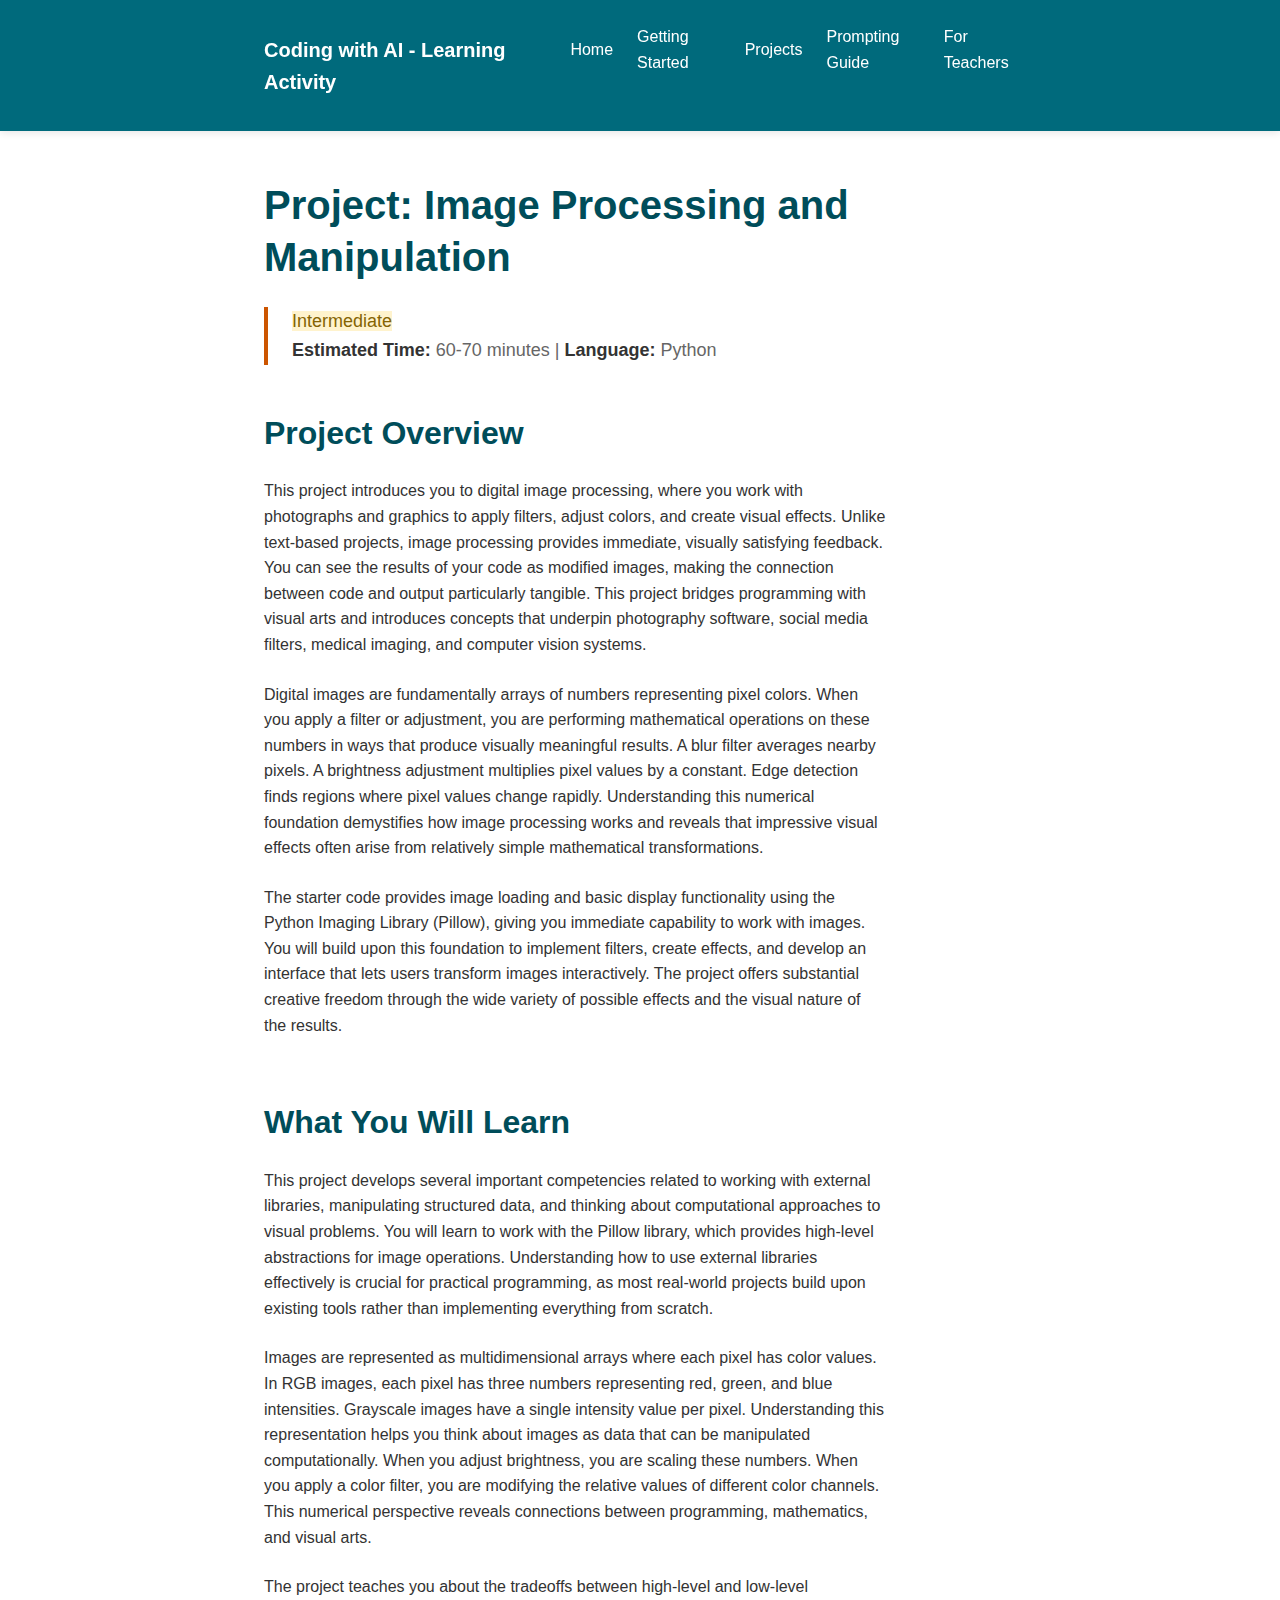
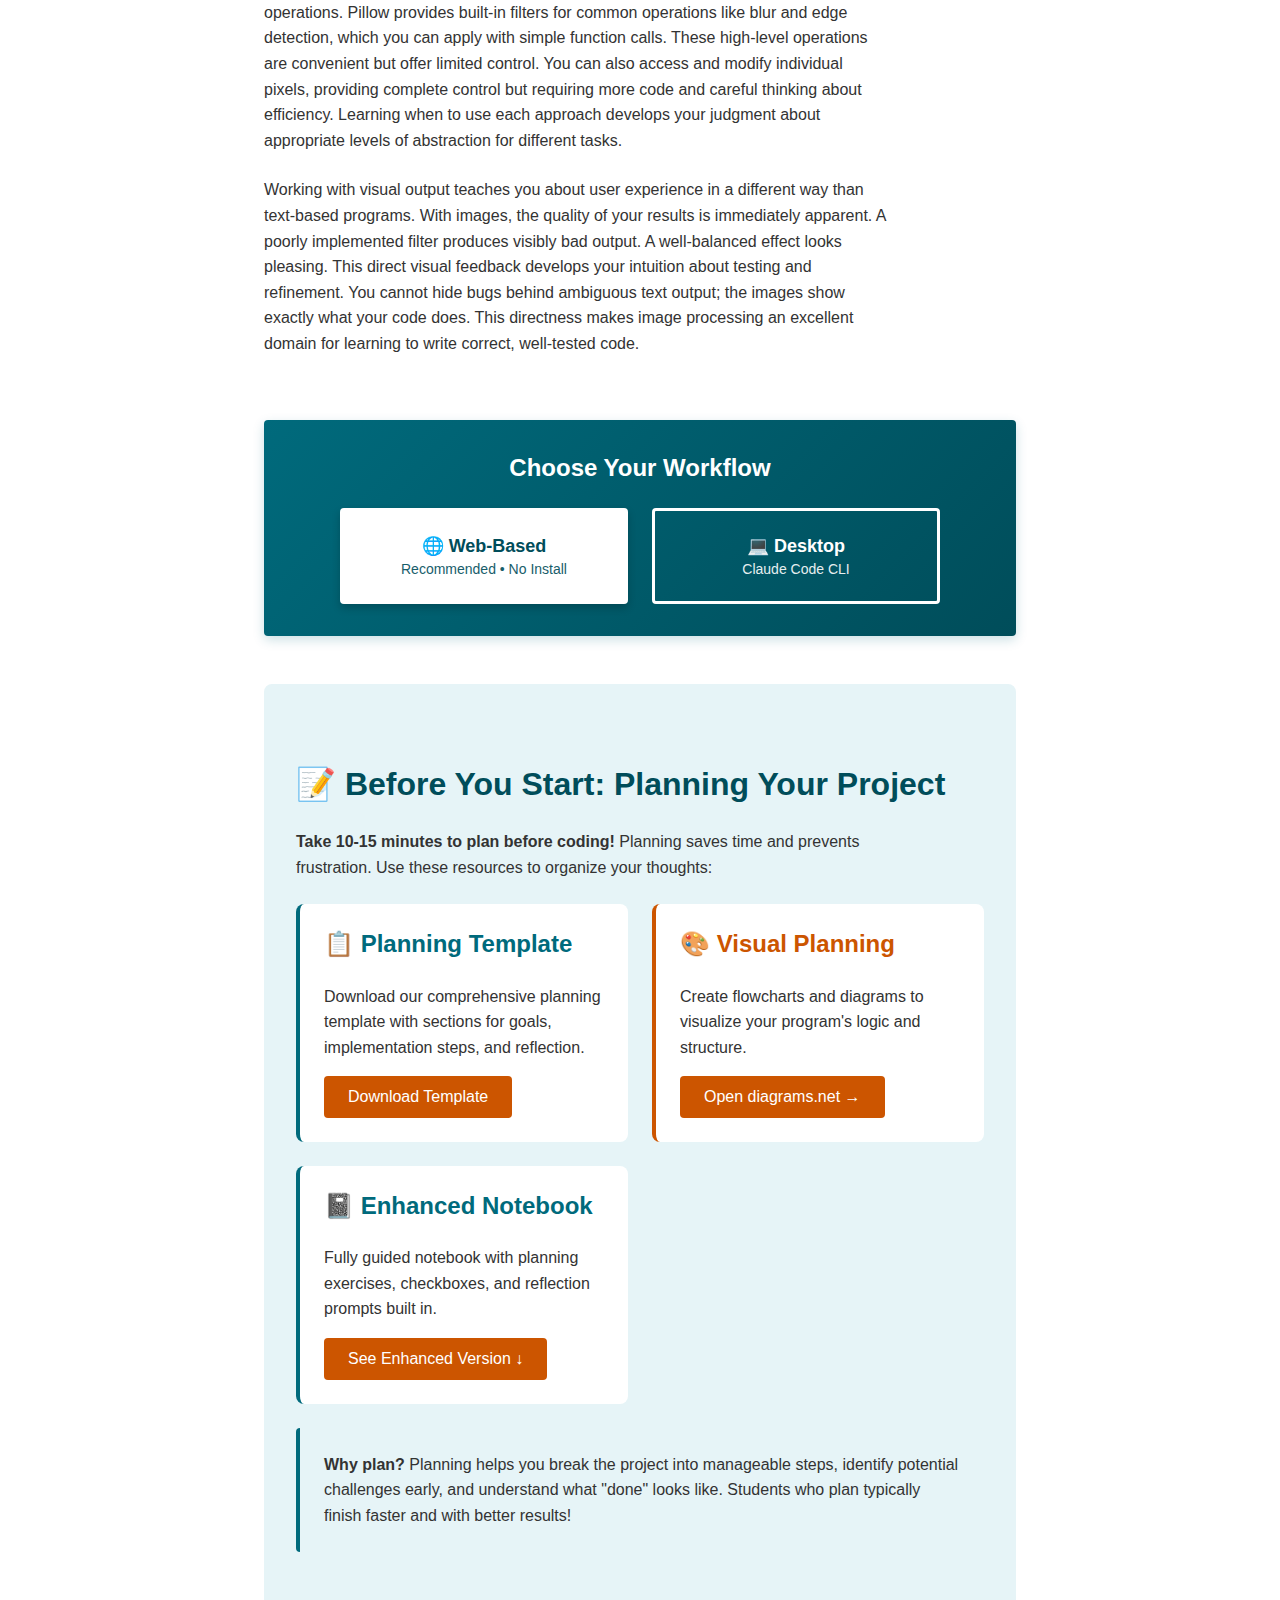
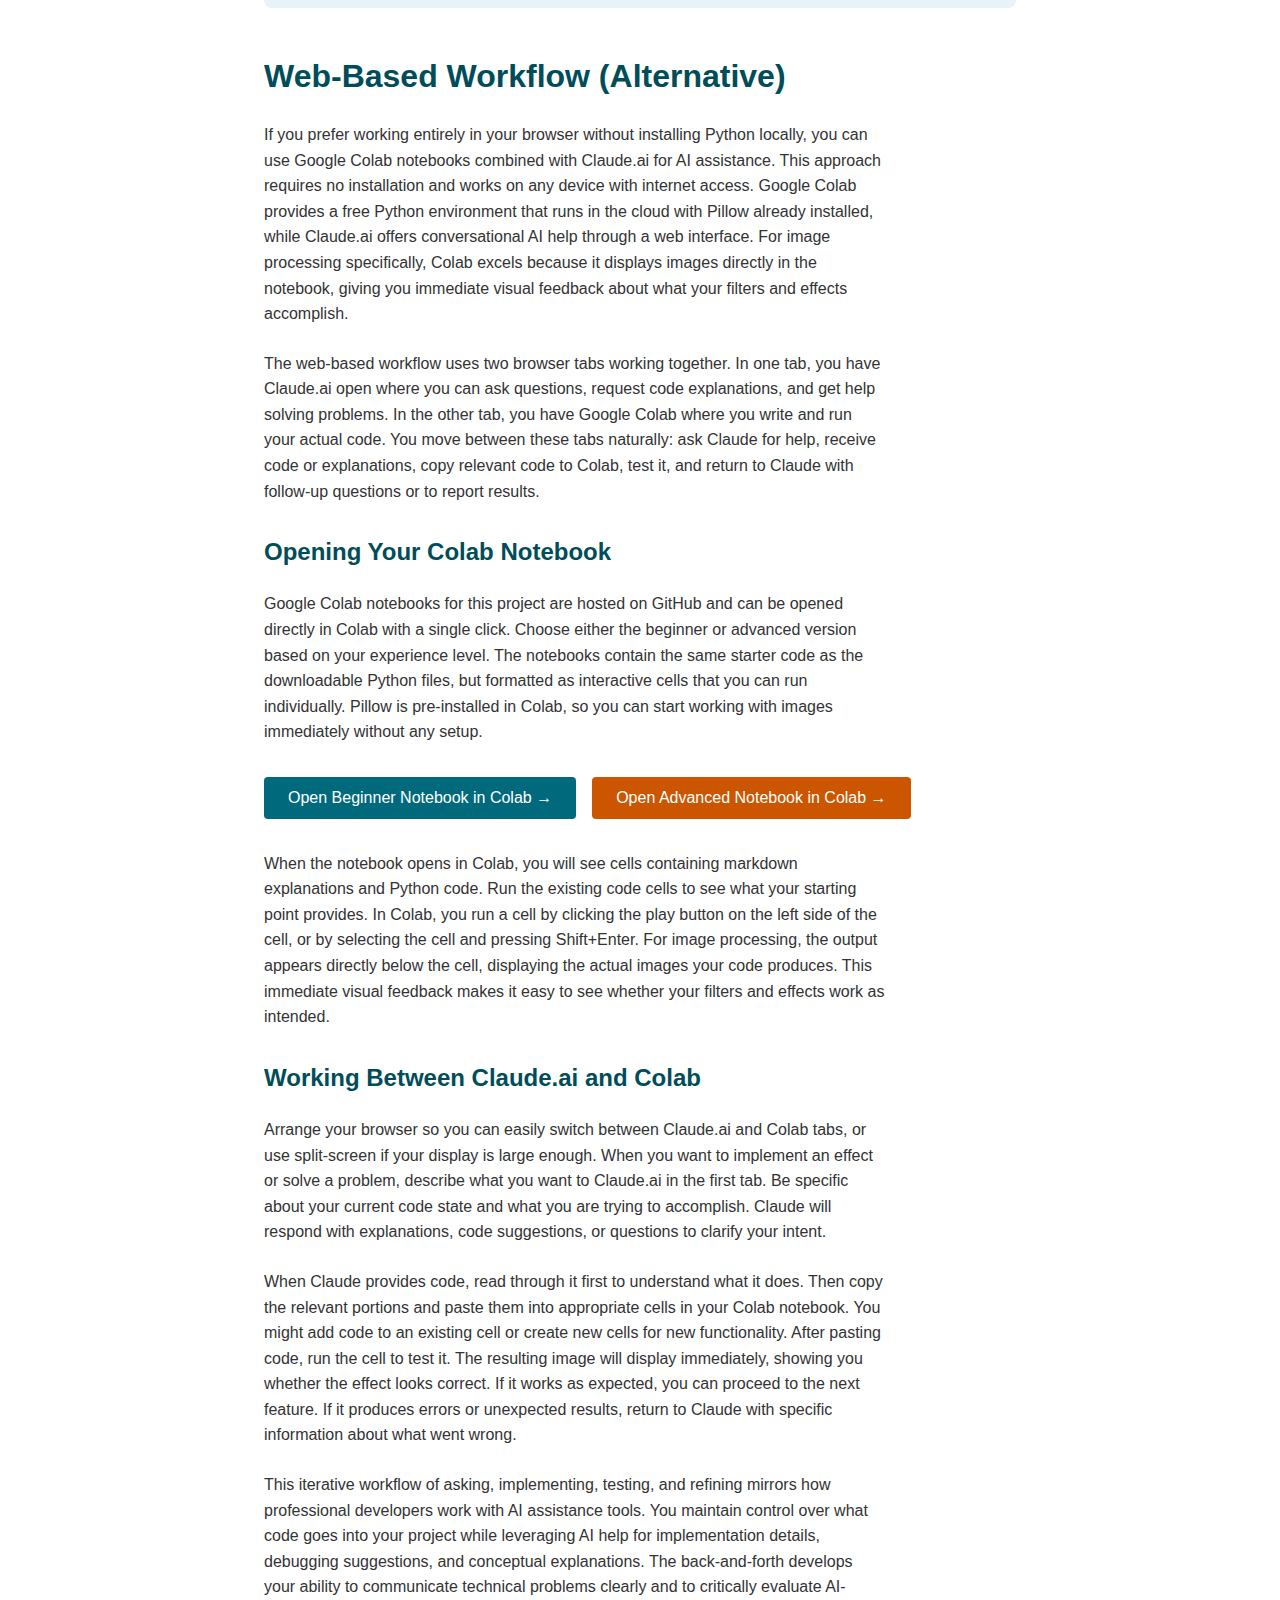
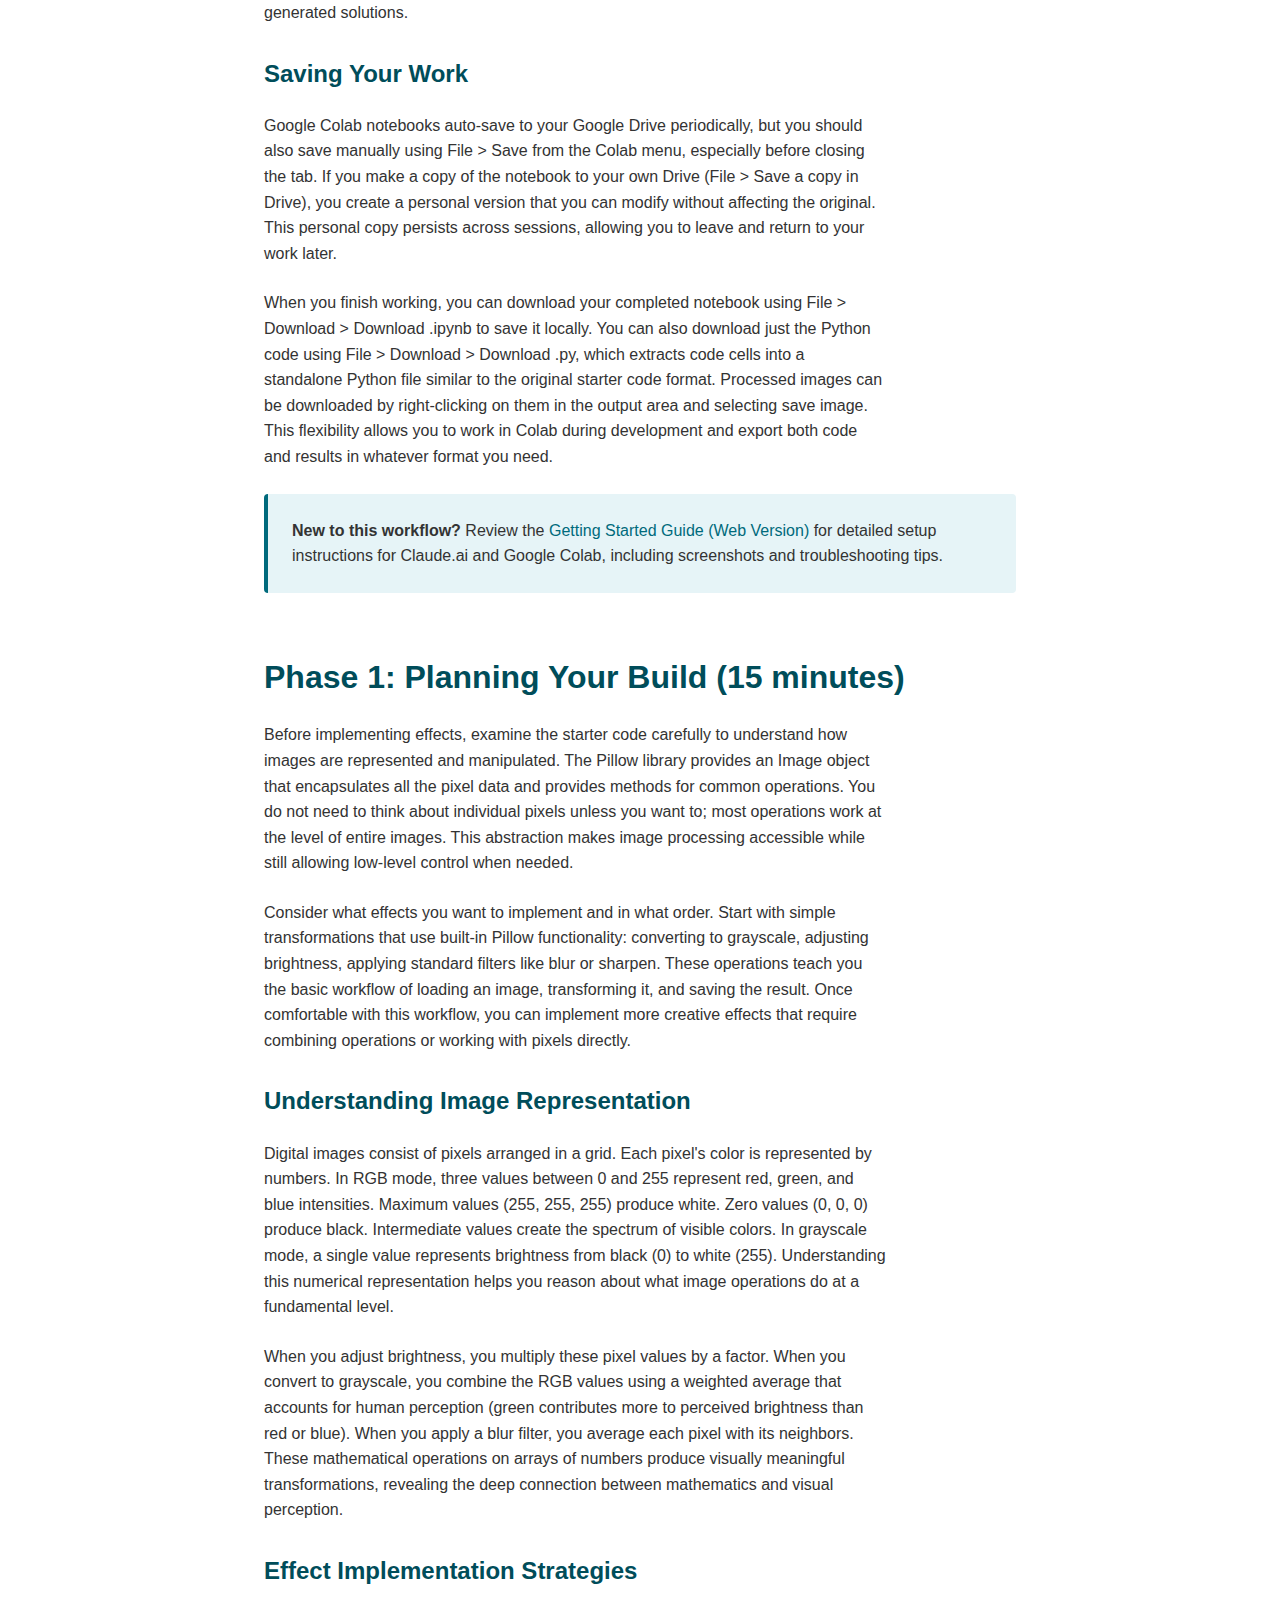
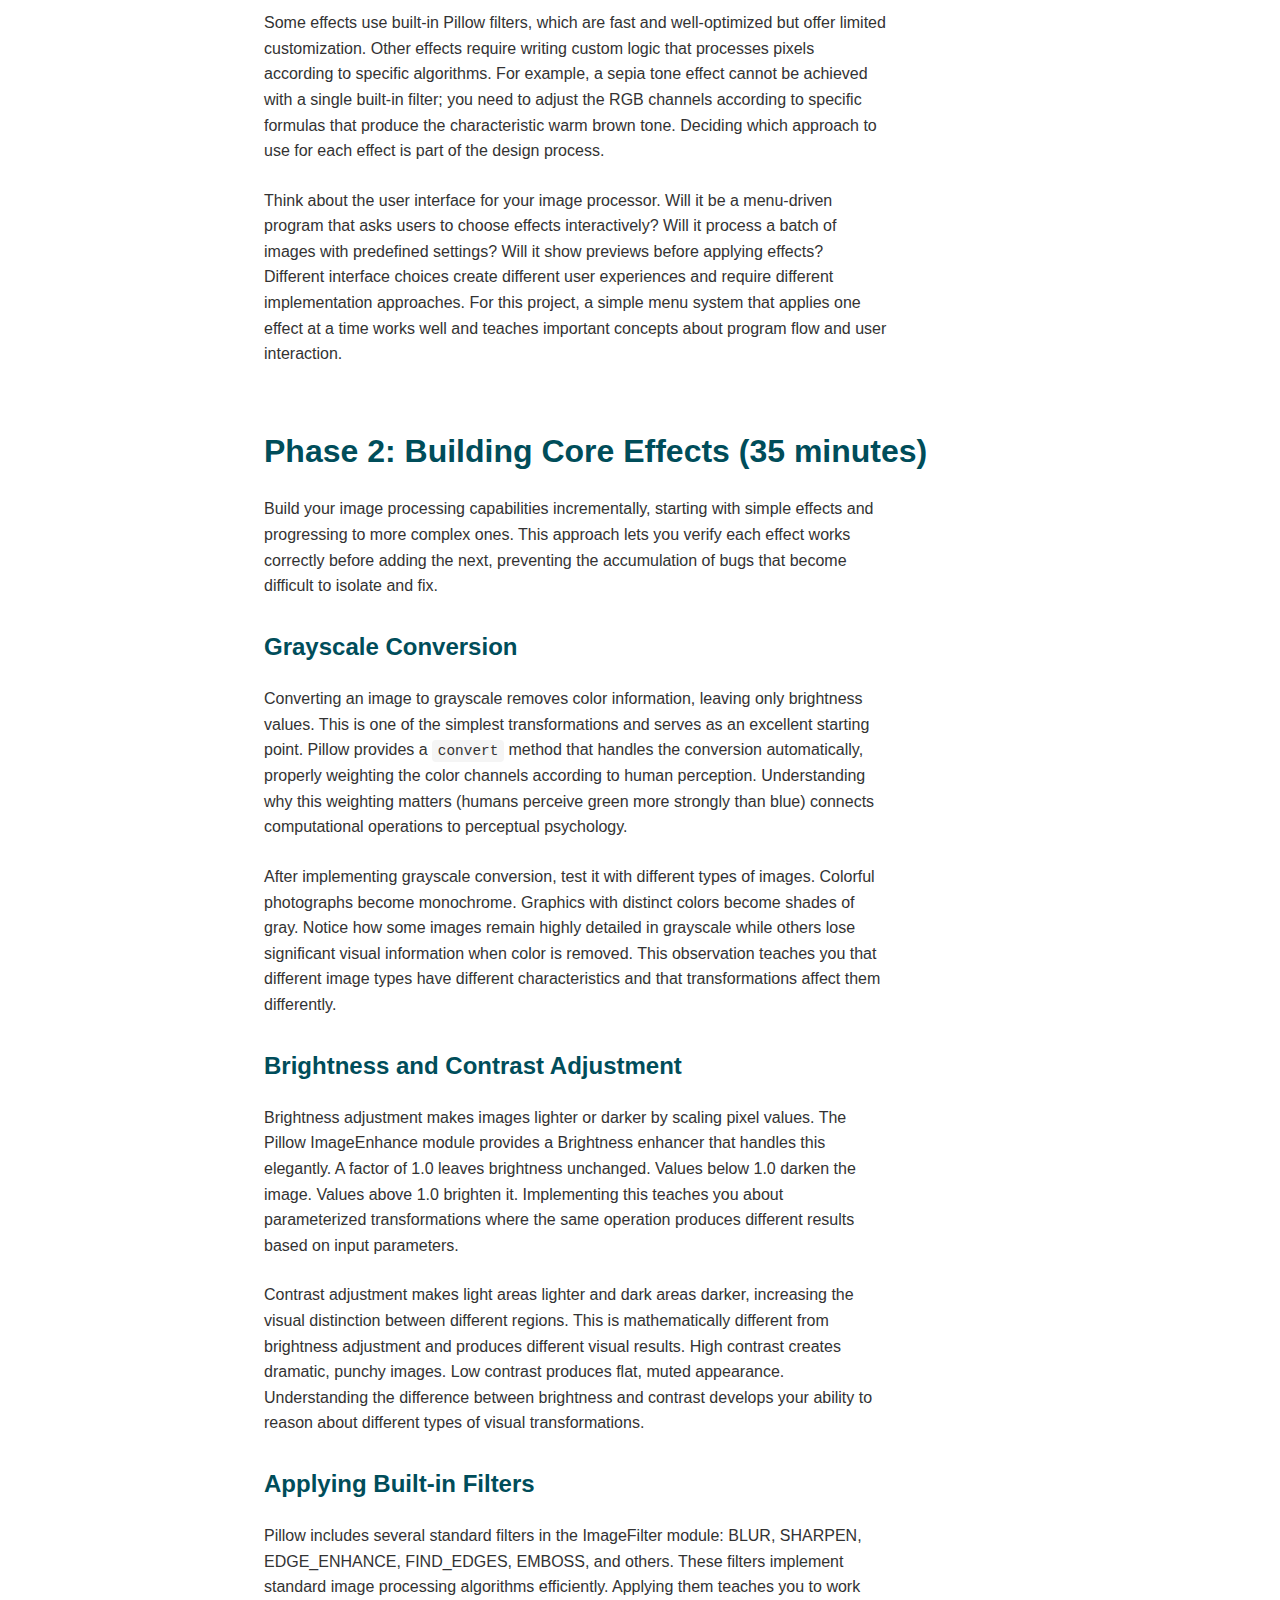
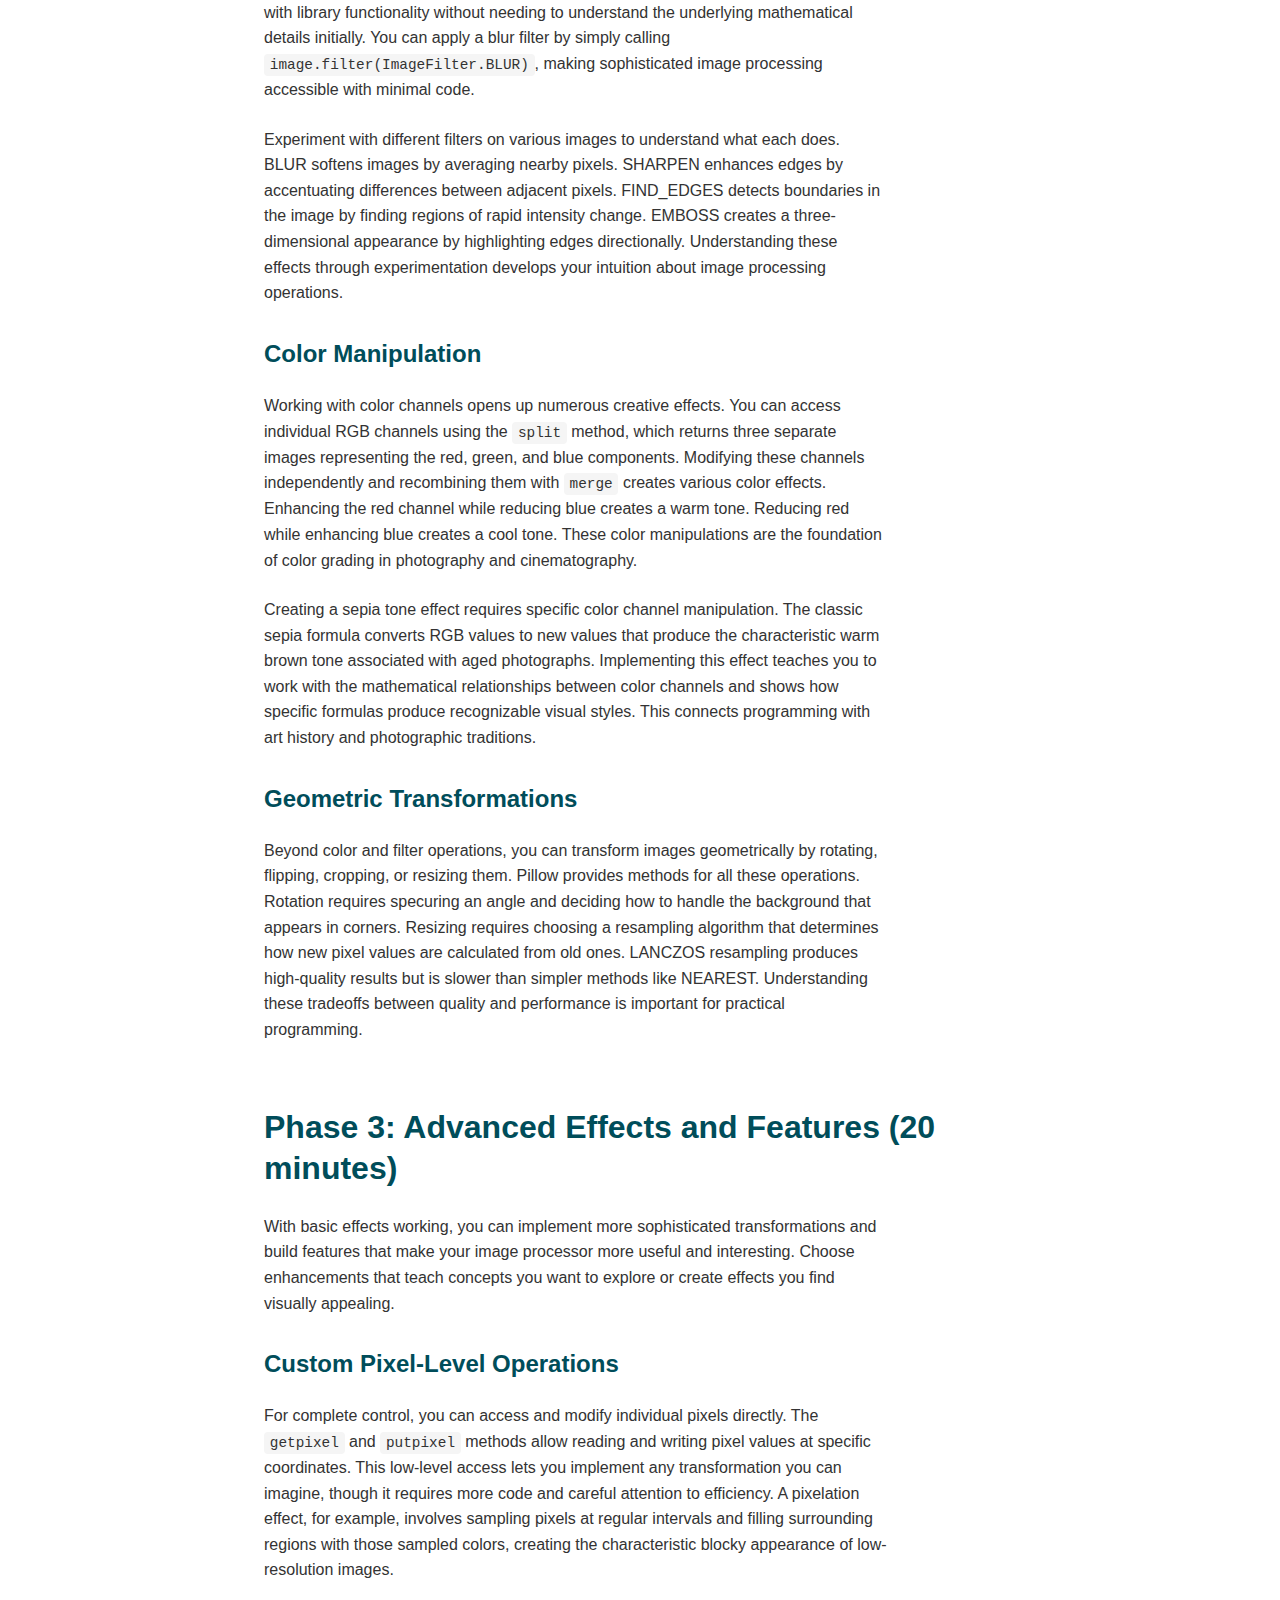
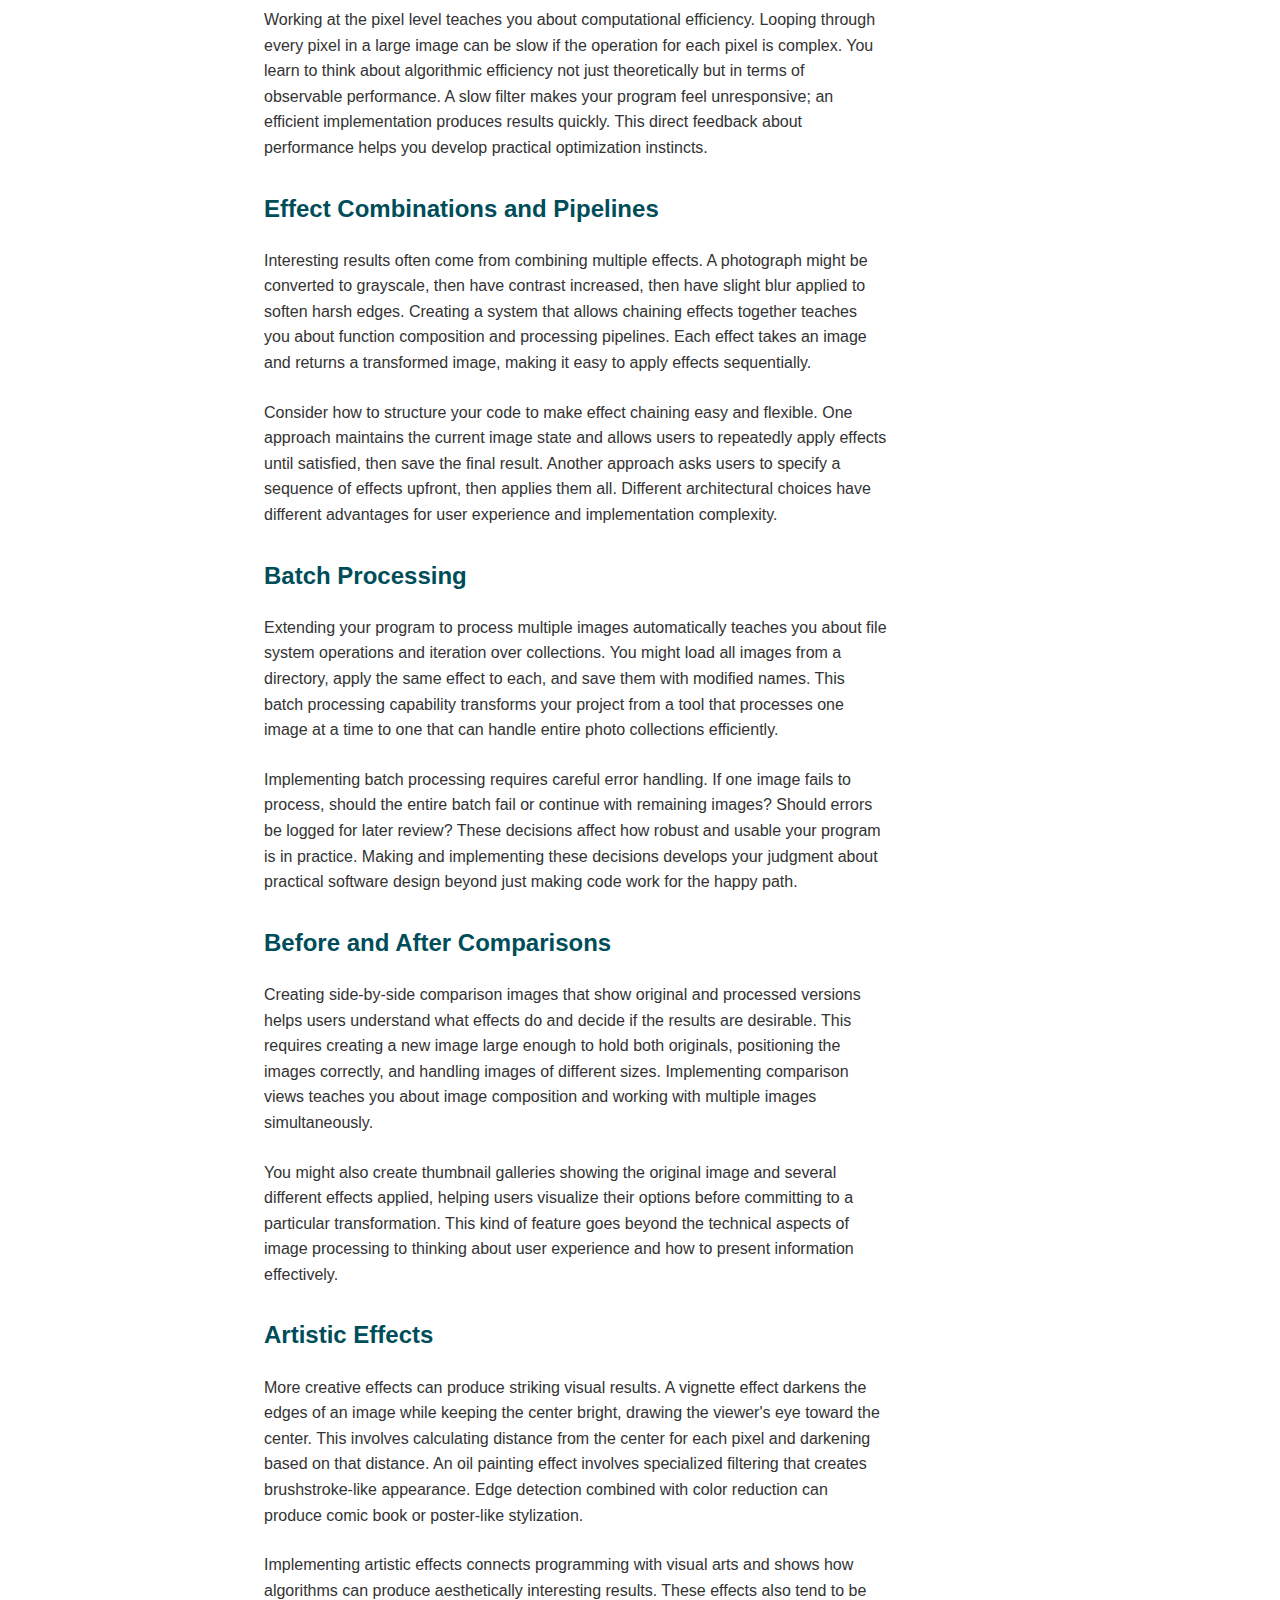
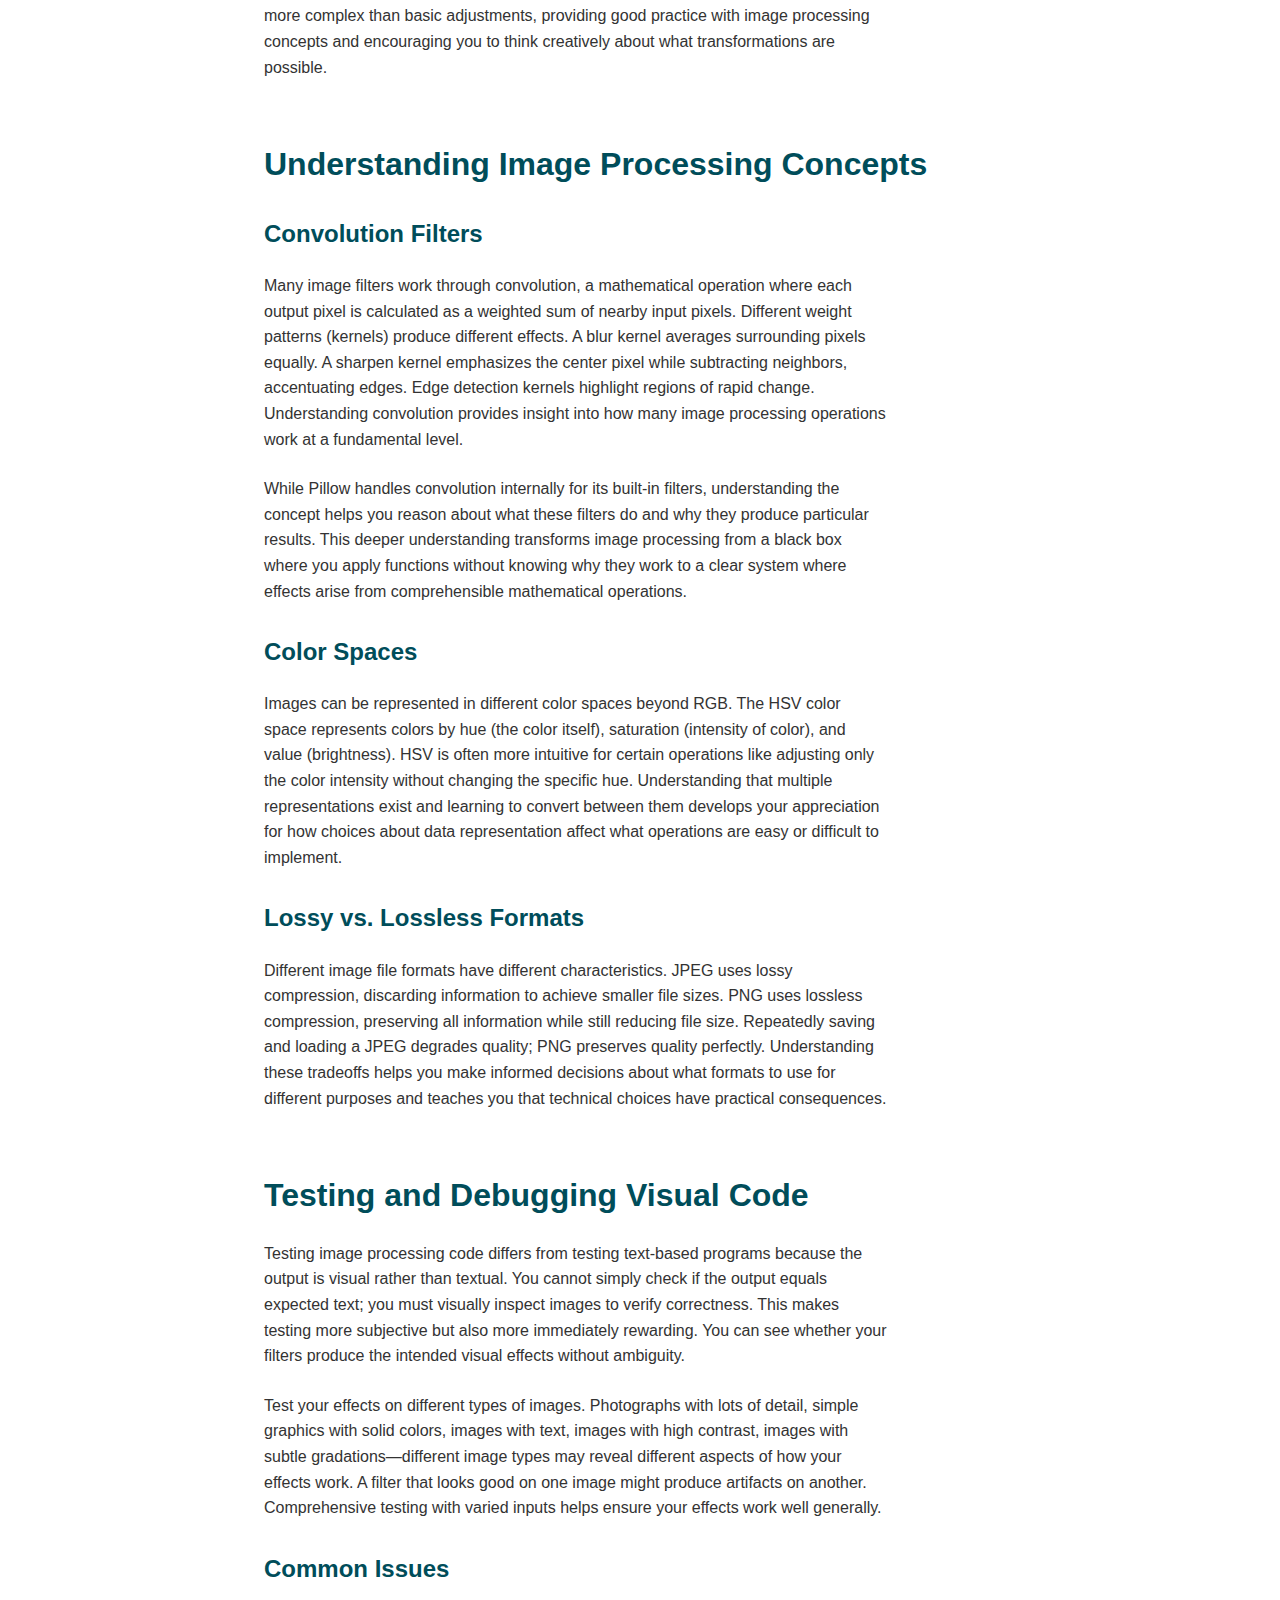
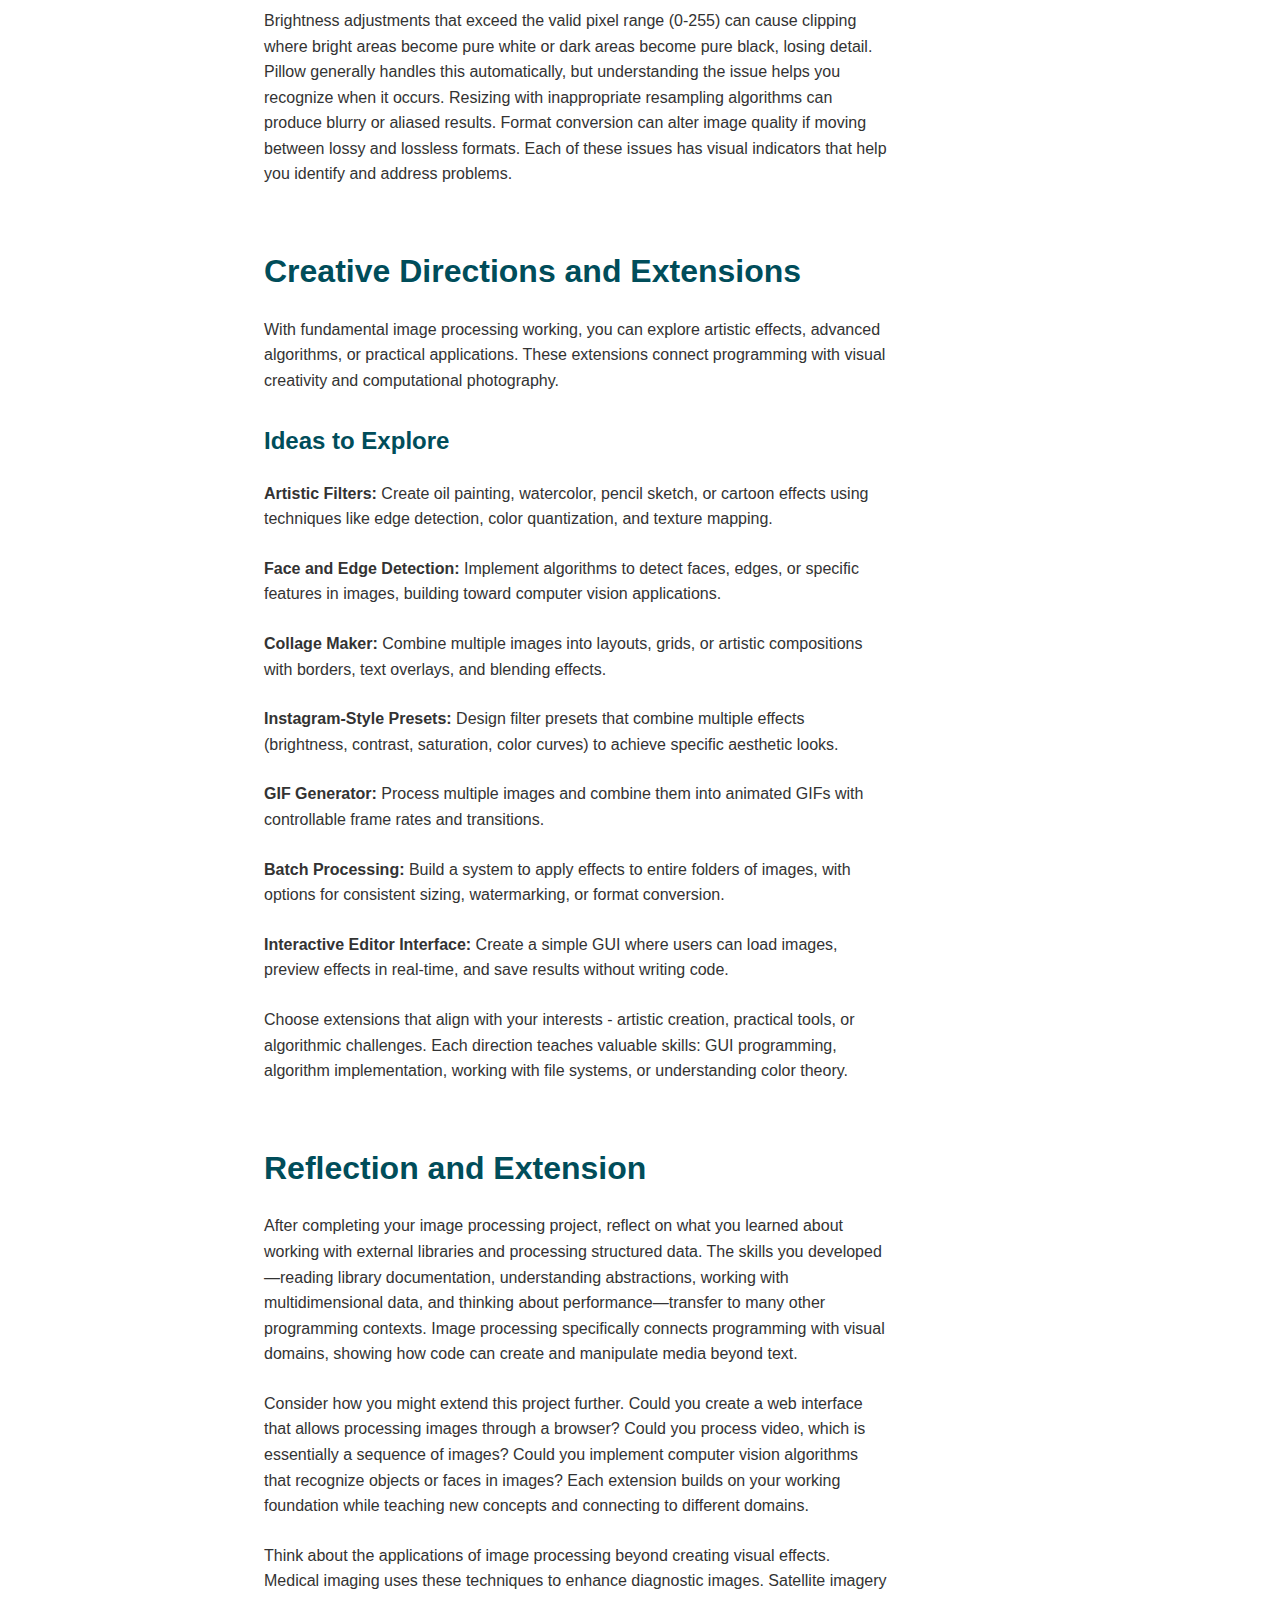
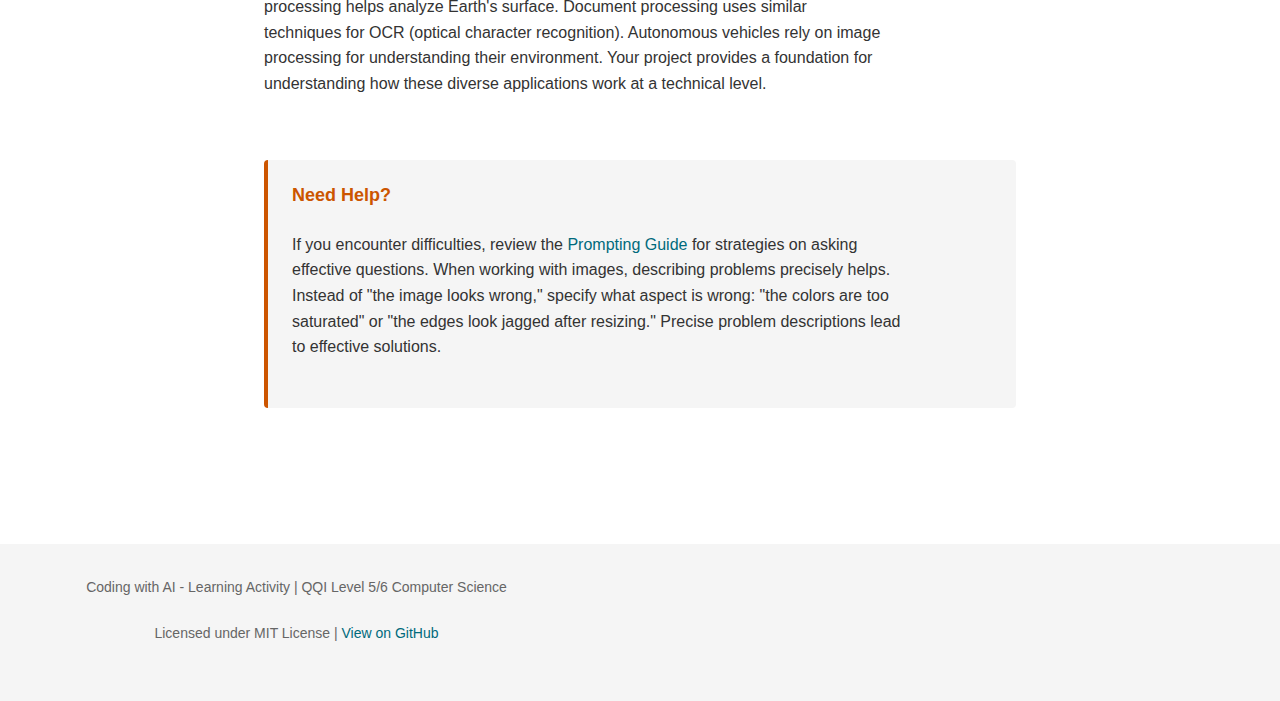
<file: projects/image-processing.html>
<!DOCTYPE html>
<html lang="en">
<head>
    <meta charset="UTF-8">
    <meta name="viewport" content="width=device-width, initial-scale=1.0">
    <title>Image Processing Project - Coding with AI</title>
    <link rel="stylesheet" href="../css/main.css">
</head>
<body>
    <nav>
        <div class="nav-container">
            <a href="../index.html" class="site-title">Coding with AI - Learning Activity</a>
            <ul>
                <li><a href="../index.html">Home</a></li>
                <li><a href="getting-started.html">Getting Started</a></li>
                <li><a href="../projects.html">Projects</a></li>
                <li><a href="../prompting-guide.html">Prompting Guide</a></li>
                <li><a href="../for-teachers.html">For Teachers</a></li>
            </ul>
        </div>
    </nav>

    <main>
        <h1>Project: Image Processing and Manipulation</h1>

        <div class="intro">
            <span class="difficulty intermediate">Intermediate</span>
            <p><strong>Estimated Time:</strong> 60-70 minutes | <strong>Language:</strong> Python</p>
        </div>

        <section>
            <h2>Project Overview</h2>
            <p>
                This project introduces you to digital image processing, where you work with photographs and graphics to apply filters, adjust colors, and create visual effects. Unlike text-based projects, image processing provides immediate, visually satisfying feedback. You can see the results of your code as modified images, making the connection between code and output particularly tangible. This project bridges programming with visual arts and introduces concepts that underpin photography software, social media filters, medical imaging, and computer vision systems.
            </p>

            <p>
                Digital images are fundamentally arrays of numbers representing pixel colors. When you apply a filter or adjustment, you are performing mathematical operations on these numbers in ways that produce visually meaningful results. A blur filter averages nearby pixels. A brightness adjustment multiplies pixel values by a constant. Edge detection finds regions where pixel values change rapidly. Understanding this numerical foundation demystifies how image processing works and reveals that impressive visual effects often arise from relatively simple mathematical transformations.
            </p>

            <p>
                The starter code provides image loading and basic display functionality using the Python Imaging Library (Pillow), giving you immediate capability to work with images. You will build upon this foundation to implement filters, create effects, and develop an interface that lets users transform images interactively. The project offers substantial creative freedom through the wide variety of possible effects and the visual nature of the results.
            </p>
        </section>

        <section>
            <h2>What You Will Learn</h2>
            <p>
                This project develops several important competencies related to working with external libraries, manipulating structured data, and thinking about computational approaches to visual problems. You will learn to work with the Pillow library, which provides high-level abstractions for image operations. Understanding how to use external libraries effectively is crucial for practical programming, as most real-world projects build upon existing tools rather than implementing everything from scratch.
            </p>

            <p>
                Images are represented as multidimensional arrays where each pixel has color values. In RGB images, each pixel has three numbers representing red, green, and blue intensities. Grayscale images have a single intensity value per pixel. Understanding this representation helps you think about images as data that can be manipulated computationally. When you adjust brightness, you are scaling these numbers. When you apply a color filter, you are modifying the relative values of different color channels. This numerical perspective reveals connections between programming, mathematics, and visual arts.
            </p>

            <p>
                The project teaches you about the tradeoffs between high-level and low-level operations. Pillow provides built-in filters for common operations like blur and edge detection, which you can apply with simple function calls. These high-level operations are convenient but offer limited control. You can also access and modify individual pixels, providing complete control but requiring more code and careful thinking about efficiency. Learning when to use each approach develops your judgment about appropriate levels of abstraction for different tasks.
            </p>

            <p>
                Working with visual output teaches you about user experience in a different way than text-based programs. With images, the quality of your results is immediately apparent. A poorly implemented filter produces visibly bad output. A well-balanced effect looks pleasing. This direct visual feedback develops your intuition about testing and refinement. You cannot hide bugs behind ambiguous text output; the images show exactly what your code does. This directness makes image processing an excellent domain for learning to write correct, well-tested code.
            </p>
        </section>
        <!-- Version Selector -->
        <div class="version-selector">
            <h2>Choose Your Workflow</h2>
            <div class="version-toggle-buttons">
                <button class="version-btn active" onclick="showVersion('web')" id="web-btn">
                    🌐 Web-Based
                    <span class="btn-label">Recommended • No Install</span>
                </button>
                <button class="version-btn" onclick="showVersion('desktop')" id="desktop-btn">
                    💻 Desktop
                    <span class="btn-label">Claude Code CLI</span>
                </button>
            </div>
        </div>


        <!-- Planning Resources Section -->
        <section style="background: #e6f4f7; padding: 2rem; border-radius: 8px; margin: 2rem 0;">
            <h2>📝 Before You Start: Planning Your Project</h2>
            <p>
                <strong>Take 10-15 minutes to plan before coding!</strong> Planning saves time and prevents frustration. Use these resources to organize your thoughts:
            </p>

            <div style="display: grid; grid-template-columns: repeat(auto-fit, minmax(250px, 1fr)); gap: 1.5rem; margin: 1.5rem 0;">
                <div style="background: white; padding: 1.5rem; border-radius: 8px; border-left: 4px solid #006A7C;">
                    <h3 style="margin-top: 0; color: #006A7C;">📋 Planning Template</h3>
                    <p style="margin-bottom: 1rem;">Download our comprehensive planning template with sections for goals, implementation steps, and reflection.</p>
                    <a href="../PROJECT_PLANNING.md" class="btn btn-secondary" download>Download Template</a>
                </div>

                <div style="background: white; padding: 1.5rem; border-radius: 8px; border-left: 4px solid #CC5500;">
                    <h3 style="margin-top: 0; color: #CC5500;">🎨 Visual Planning</h3>
                    <p style="margin-bottom: 1rem;">Create flowcharts and diagrams to visualize your program's logic and structure.</p>
                    <a href="https://app.diagrams.net/" class="btn btn-secondary" target="_blank">Open diagrams.net →</a>
                </div>

                <div style="background: white; padding: 1.5rem; border-radius: 8px; border-left: 4px solid #006A7C;">
                    <h3 style="margin-top: 0; color: #006A7C;">📓 Enhanced Notebook</h3>
                    <p style="margin-bottom: 1rem;">Fully guided notebook with planning exercises, checkboxes, and reflection prompts built in.</p>
                    <a href="#enhanced-notebook" class="btn btn-secondary">See Enhanced Version ↓</a>
                </div>
            </div>

            <div class="note" style="margin-top: 1.5rem;">
                <strong>Why plan?</strong> Planning helps you break the project into manageable steps, identify potential challenges early, and understand what "done" looks like. Students who plan typically finish faster and with better results!
            </div>
        </section>


        <div id="desktop-content" class="version-content">
        <section>
            <h2>Getting the Starter Code</h2>
            <p>
                Before beginning, you need to install the Pillow library, which provides image processing capabilities. Open a terminal and run the command <code>pip install pillow</code>. This installs the library and makes it available for import in your Python programs. If you encounter permission errors, try <code>pip install --user pillow</code> instead.
            </p>

            <p>
                Two versions of starter code are available. The beginner version provides image loading and display functions, allowing you to focus on implementing filters and effects. The advanced version additionally includes several basic transformations already implemented, letting you focus on creating more sophisticated effects and building a comprehensive user interface.
            </p>

            <p>
                Download the appropriate starter code and run it immediately. The program will attempt to download a sample image automatically if you do not have one, or you can place your own image file in the project directory. Seeing the starter code work with actual images helps you understand what foundation you are building upon.
            </p>

            <div style="display: flex; gap: 1rem; margin: 2rem 0;">
                <a href="../starter-code/imageproc_beginner.py" download class="btn">Download Beginner Starter</a>
                <a href="../starter-code/imageproc_advanced.py" download class="btn btn-secondary">Download Advanced Starter</a>
            </div>

            <div class="note">
                <strong>First Steps:</strong> After downloading, install Pillow with <code>pip install pillow</code>, then run <code>python imageproc_beginner.py</code> (or <code>imageproc_advanced.py</code>). The program demonstrates loading and displaying images, which are fundamental operations you will build upon.
            </div>
        </section>
        </div>

        <div id="web-content" class="version-content active">

        <section>
            <h2>Web-Based Workflow (Alternative)</h2>
            <p>
                If you prefer working entirely in your browser without installing Python locally, you can use Google Colab notebooks combined with Claude.ai for AI assistance. This approach requires no installation and works on any device with internet access. Google Colab provides a free Python environment that runs in the cloud with Pillow already installed, while Claude.ai offers conversational AI help through a web interface. For image processing specifically, Colab excels because it displays images directly in the notebook, giving you immediate visual feedback about what your filters and effects accomplish.
            </p>

            <p>
                The web-based workflow uses two browser tabs working together. In one tab, you have Claude.ai open where you can ask questions, request code explanations, and get help solving problems. In the other tab, you have Google Colab where you write and run your actual code. You move between these tabs naturally: ask Claude for help, receive code or explanations, copy relevant code to Colab, test it, and return to Claude with follow-up questions or to report results.
            </p>

            <h3>Opening Your Colab Notebook</h3>
            <p>
                Google Colab notebooks for this project are hosted on GitHub and can be opened directly in Colab with a single click. Choose either the beginner or advanced version based on your experience level. The notebooks contain the same starter code as the downloadable Python files, but formatted as interactive cells that you can run individually. Pillow is pre-installed in Colab, so you can start working with images immediately without any setup.
            </p>

            <div style="display: flex; gap: 1rem; margin: 2rem 0; flex-wrap: wrap;">
                <a href="https://colab.research.google.com/github/deweydex/2plus1Coding/blob/main/colab-notebooks/imageproc_beginner.ipynb" class="btn" target="_blank">
                    Open Beginner Notebook in Colab →
                </a>
                <a href="https://colab.research.google.com/github/deweydex/2plus1Coding/blob/main/colab-notebooks/imageproc_advanced.ipynb" class="btn btn-secondary" target="_blank">
                    Open Advanced Notebook in Colab →
                </a>
            </div>

            <p>
                When the notebook opens in Colab, you will see cells containing markdown explanations and Python code. Run the existing code cells to see what your starting point provides. In Colab, you run a cell by clicking the play button on the left side of the cell, or by selecting the cell and pressing Shift+Enter. For image processing, the output appears directly below the cell, displaying the actual images your code produces. This immediate visual feedback makes it easy to see whether your filters and effects work as intended.
            </p>

            <h3>Working Between Claude.ai and Colab</h3>
            <p>
                Arrange your browser so you can easily switch between Claude.ai and Colab tabs, or use split-screen if your display is large enough. When you want to implement an effect or solve a problem, describe what you want to Claude.ai in the first tab. Be specific about your current code state and what you are trying to accomplish. Claude will respond with explanations, code suggestions, or questions to clarify your intent.
            </p>

            <p>
                When Claude provides code, read through it first to understand what it does. Then copy the relevant portions and paste them into appropriate cells in your Colab notebook. You might add code to an existing cell or create new cells for new functionality. After pasting code, run the cell to test it. The resulting image will display immediately, showing you whether the effect looks correct. If it works as expected, you can proceed to the next feature. If it produces errors or unexpected results, return to Claude with specific information about what went wrong.
            </p>

            <p>
                This iterative workflow of asking, implementing, testing, and refining mirrors how professional developers work with AI assistance tools. You maintain control over what code goes into your project while leveraging AI help for implementation details, debugging suggestions, and conceptual explanations. The back-and-forth develops your ability to communicate technical problems clearly and to critically evaluate AI-generated solutions.
            </p>

            <h3>Saving Your Work</h3>
            <p>
                Google Colab notebooks auto-save to your Google Drive periodically, but you should also save manually using File > Save from the Colab menu, especially before closing the tab. If you make a copy of the notebook to your own Drive (File > Save a copy in Drive), you create a personal version that you can modify without affecting the original. This personal copy persists across sessions, allowing you to leave and return to your work later.
            </p>

            <p>
                When you finish working, you can download your completed notebook using File > Download > Download .ipynb to save it locally. You can also download just the Python code using File > Download > Download .py, which extracts code cells into a standalone Python file similar to the original starter code format. Processed images can be downloaded by right-clicking on them in the output area and selecting save image. This flexibility allows you to work in Colab during development and export both code and results in whatever format you need.
            </p>

            <div class="note">
                <strong>New to this workflow?</strong> Review the <a href="../getting-started.html">Getting Started Guide (Web Version)</a> for detailed setup instructions for Claude.ai and Google Colab, including screenshots and troubleshooting tips.
            </div>
        </section>

                </div>
<section>
            <h2>Phase 1: Planning Your Build (15 minutes)</h2>
            <p>
                Before implementing effects, examine the starter code carefully to understand how images are represented and manipulated. The Pillow library provides an Image object that encapsulates all the pixel data and provides methods for common operations. You do not need to think about individual pixels unless you want to; most operations work at the level of entire images. This abstraction makes image processing accessible while still allowing low-level control when needed.
            </p>

            <p>
                Consider what effects you want to implement and in what order. Start with simple transformations that use built-in Pillow functionality: converting to grayscale, adjusting brightness, applying standard filters like blur or sharpen. These operations teach you the basic workflow of loading an image, transforming it, and saving the result. Once comfortable with this workflow, you can implement more creative effects that require combining operations or working with pixels directly.
            </p>

            <h3>Understanding Image Representation</h3>
            <p>
                Digital images consist of pixels arranged in a grid. Each pixel's color is represented by numbers. In RGB mode, three values between 0 and 255 represent red, green, and blue intensities. Maximum values (255, 255, 255) produce white. Zero values (0, 0, 0) produce black. Intermediate values create the spectrum of visible colors. In grayscale mode, a single value represents brightness from black (0) to white (255). Understanding this numerical representation helps you reason about what image operations do at a fundamental level.
            </p>

            <p>
                When you adjust brightness, you multiply these pixel values by a factor. When you convert to grayscale, you combine the RGB values using a weighted average that accounts for human perception (green contributes more to perceived brightness than red or blue). When you apply a blur filter, you average each pixel with its neighbors. These mathematical operations on arrays of numbers produce visually meaningful transformations, revealing the deep connection between mathematics and visual perception.
            </p>

            <h3>Effect Implementation Strategies</h3>
            <p>
                Some effects use built-in Pillow filters, which are fast and well-optimized but offer limited customization. Other effects require writing custom logic that processes pixels according to specific algorithms. For example, a sepia tone effect cannot be achieved with a single built-in filter; you need to adjust the RGB channels according to specific formulas that produce the characteristic warm brown tone. Deciding which approach to use for each effect is part of the design process.
            </p>

            <p>
                Think about the user interface for your image processor. Will it be a menu-driven program that asks users to choose effects interactively? Will it process a batch of images with predefined settings? Will it show previews before applying effects? Different interface choices create different user experiences and require different implementation approaches. For this project, a simple menu system that applies one effect at a time works well and teaches important concepts about program flow and user interaction.
            </p>
        </section>

        <section>
            <h2>Phase 2: Building Core Effects (35 minutes)</h2>
            <p>
                Build your image processing capabilities incrementally, starting with simple effects and progressing to more complex ones. This approach lets you verify each effect works correctly before adding the next, preventing the accumulation of bugs that become difficult to isolate and fix.
            </p>

            <h3>Grayscale Conversion</h3>
            <p>
                Converting an image to grayscale removes color information, leaving only brightness values. This is one of the simplest transformations and serves as an excellent starting point. Pillow provides a <code>convert</code> method that handles the conversion automatically, properly weighting the color channels according to human perception. Understanding why this weighting matters (humans perceive green more strongly than blue) connects computational operations to perceptual psychology.
            </p>

            <p>
                After implementing grayscale conversion, test it with different types of images. Colorful photographs become monochrome. Graphics with distinct colors become shades of gray. Notice how some images remain highly detailed in grayscale while others lose significant visual information when color is removed. This observation teaches you that different image types have different characteristics and that transformations affect them differently.
            </p>

            <h3>Brightness and Contrast Adjustment</h3>
            <p>
                Brightness adjustment makes images lighter or darker by scaling pixel values. The Pillow ImageEnhance module provides a Brightness enhancer that handles this elegantly. A factor of 1.0 leaves brightness unchanged. Values below 1.0 darken the image. Values above 1.0 brighten it. Implementing this teaches you about parameterized transformations where the same operation produces different results based on input parameters.
            </p>

            <p>
                Contrast adjustment makes light areas lighter and dark areas darker, increasing the visual distinction between different regions. This is mathematically different from brightness adjustment and produces different visual results. High contrast creates dramatic, punchy images. Low contrast produces flat, muted appearance. Understanding the difference between brightness and contrast develops your ability to reason about different types of visual transformations.
            </p>

            <h3>Applying Built-in Filters</h3>
            <p>
                Pillow includes several standard filters in the ImageFilter module: BLUR, SHARPEN, EDGE_ENHANCE, FIND_EDGES, EMBOSS, and others. These filters implement standard image processing algorithms efficiently. Applying them teaches you to work with library functionality without needing to understand the underlying mathematical details initially. You can apply a blur filter by simply calling <code>image.filter(ImageFilter.BLUR)</code>, making sophisticated image processing accessible with minimal code.
            </p>

            <p>
                Experiment with different filters on various images to understand what each does. BLUR softens images by averaging nearby pixels. SHARPEN enhances edges by accentuating differences between adjacent pixels. FIND_EDGES detects boundaries in the image by finding regions of rapid intensity change. EMBOSS creates a three-dimensional appearance by highlighting edges directionally. Understanding these effects through experimentation develops your intuition about image processing operations.
            </p>

            <h3>Color Manipulation</h3>
            <p>
                Working with color channels opens up numerous creative effects. You can access individual RGB channels using the <code>split</code> method, which returns three separate images representing the red, green, and blue components. Modifying these channels independently and recombining them with <code>merge</code> creates various color effects. Enhancing the red channel while reducing blue creates a warm tone. Reducing red while enhancing blue creates a cool tone. These color manipulations are the foundation of color grading in photography and cinematography.
            </p>

            <p>
                Creating a sepia tone effect requires specific color channel manipulation. The classic sepia formula converts RGB values to new values that produce the characteristic warm brown tone associated with aged photographs. Implementing this effect teaches you to work with the mathematical relationships between color channels and shows how specific formulas produce recognizable visual styles. This connects programming with art history and photographic traditions.
            </p>

            <h3>Geometric Transformations</h3>
            <p>
                Beyond color and filter operations, you can transform images geometrically by rotating, flipping, cropping, or resizing them. Pillow provides methods for all these operations. Rotation requires specuring an angle and deciding how to handle the background that appears in corners. Resizing requires choosing a resampling algorithm that determines how new pixel values are calculated from old ones. LANCZOS resampling produces high-quality results but is slower than simpler methods like NEAREST. Understanding these tradeoffs between quality and performance is important for practical programming.
            </p>
        </section>

        <section>
            <h2>Phase 3: Advanced Effects and Features (20 minutes)</h2>
            <p>
                With basic effects working, you can implement more sophisticated transformations and build features that make your image processor more useful and interesting. Choose enhancements that teach concepts you want to explore or create effects you find visually appealing.
            </p>

            <h3>Custom Pixel-Level Operations</h3>
            <p>
                For complete control, you can access and modify individual pixels directly. The <code>getpixel</code> and <code>putpixel</code> methods allow reading and writing pixel values at specific coordinates. This low-level access lets you implement any transformation you can imagine, though it requires more code and careful attention to efficiency. A pixelation effect, for example, involves sampling pixels at regular intervals and filling surrounding regions with those sampled colors, creating the characteristic blocky appearance of low-resolution images.
            </p>

            <p>
                Working at the pixel level teaches you about computational efficiency. Looping through every pixel in a large image can be slow if the operation for each pixel is complex. You learn to think about algorithmic efficiency not just theoretically but in terms of observable performance. A slow filter makes your program feel unresponsive; an efficient implementation produces results quickly. This direct feedback about performance helps you develop practical optimization instincts.
            </p>

            <h3>Effect Combinations and Pipelines</h3>
            <p>
                Interesting results often come from combining multiple effects. A photograph might be converted to grayscale, then have contrast increased, then have slight blur applied to soften harsh edges. Creating a system that allows chaining effects together teaches you about function composition and processing pipelines. Each effect takes an image and returns a transformed image, making it easy to apply effects sequentially.
            </p>

            <p>
                Consider how to structure your code to make effect chaining easy and flexible. One approach maintains the current image state and allows users to repeatedly apply effects until satisfied, then save the final result. Another approach asks users to specify a sequence of effects upfront, then applies them all. Different architectural choices have different advantages for user experience and implementation complexity.
            </p>

            <h3>Batch Processing</h3>
            <p>
                Extending your program to process multiple images automatically teaches you about file system operations and iteration over collections. You might load all images from a directory, apply the same effect to each, and save them with modified names. This batch processing capability transforms your project from a tool that processes one image at a time to one that can handle entire photo collections efficiently.
            </p>

            <p>
                Implementing batch processing requires careful error handling. If one image fails to process, should the entire batch fail or continue with remaining images? Should errors be logged for later review? These decisions affect how robust and usable your program is in practice. Making and implementing these decisions develops your judgment about practical software design beyond just making code work for the happy path.
            </p>

            <h3>Before and After Comparisons</h3>
            <p>
                Creating side-by-side comparison images that show original and processed versions helps users understand what effects do and decide if the results are desirable. This requires creating a new image large enough to hold both originals, positioning the images correctly, and handling images of different sizes. Implementing comparison views teaches you about image composition and working with multiple images simultaneously.
            </p>

            <p>
                You might also create thumbnail galleries showing the original image and several different effects applied, helping users visualize their options before committing to a particular transformation. This kind of feature goes beyond the technical aspects of image processing to thinking about user experience and how to present information effectively.
            </p>

            <h3>Artistic Effects</h3>
            <p>
                More creative effects can produce striking visual results. A vignette effect darkens the edges of an image while keeping the center bright, drawing the viewer's eye toward the center. This involves calculating distance from the center for each pixel and darkening based on that distance. An oil painting effect involves specialized filtering that creates brushstroke-like appearance. Edge detection combined with color reduction can produce comic book or poster-like stylization.
            </p>

            <p>
                Implementing artistic effects connects programming with visual arts and shows how algorithms can produce aesthetically interesting results. These effects also tend to be more complex than basic adjustments, providing good practice with image processing concepts and encouraging you to think creatively about what transformations are possible.
            </p>
        </section>

        <section>
            <h2>Understanding Image Processing Concepts</h2>

            <h3>Convolution Filters</h3>
            <p>
                Many image filters work through convolution, a mathematical operation where each output pixel is calculated as a weighted sum of nearby input pixels. Different weight patterns (kernels) produce different effects. A blur kernel averages surrounding pixels equally. A sharpen kernel emphasizes the center pixel while subtracting neighbors, accentuating edges. Edge detection kernels highlight regions of rapid change. Understanding convolution provides insight into how many image processing operations work at a fundamental level.
            </p>

            <p>
                While Pillow handles convolution internally for its built-in filters, understanding the concept helps you reason about what these filters do and why they produce particular results. This deeper understanding transforms image processing from a black box where you apply functions without knowing why they work to a clear system where effects arise from comprehensible mathematical operations.
            </p>

            <h3>Color Spaces</h3>
            <p>
                Images can be represented in different color spaces beyond RGB. The HSV color space represents colors by hue (the color itself), saturation (intensity of color), and value (brightness). HSV is often more intuitive for certain operations like adjusting only the color intensity without changing the specific hue. Understanding that multiple representations exist and learning to convert between them develops your appreciation for how choices about data representation affect what operations are easy or difficult to implement.
            </p>

            <h3>Lossy vs. Lossless Formats</h3>
            <p>
                Different image file formats have different characteristics. JPEG uses lossy compression, discarding information to achieve smaller file sizes. PNG uses lossless compression, preserving all information while still reducing file size. Repeatedly saving and loading a JPEG degrades quality; PNG preserves quality perfectly. Understanding these tradeoffs helps you make informed decisions about what formats to use for different purposes and teaches you that technical choices have practical consequences.
            </p>
        </section>

        <section>
            <h2>Testing and Debugging Visual Code</h2>
            <p>
                Testing image processing code differs from testing text-based programs because the output is visual rather than textual. You cannot simply check if the output equals expected text; you must visually inspect images to verify correctness. This makes testing more subjective but also more immediately rewarding. You can see whether your filters produce the intended visual effects without ambiguity.
            </p>

            <p>
                Test your effects on different types of images. Photographs with lots of detail, simple graphics with solid colors, images with text, images with high contrast, images with subtle gradations—different image types may reveal different aspects of how your effects work. A filter that looks good on one image might produce artifacts on another. Comprehensive testing with varied inputs helps ensure your effects work well generally.
            </p>

            <h3>Common Issues</h3>
            <p>
                Brightness adjustments that exceed the valid pixel range (0-255) can cause clipping where bright areas become pure white or dark areas become pure black, losing detail. Pillow generally handles this automatically, but understanding the issue helps you recognize when it occurs. Resizing with inappropriate resampling algorithms can produce blurry or aliased results. Format conversion can alter image quality if moving between lossy and lossless formats. Each of these issues has visual indicators that help you identify and address problems.
            </p>
        </section>

        <section>
            <h2>Creative Directions and Extensions</h2>
            <p>
                With fundamental image processing working, you can explore artistic effects, advanced algorithms, or practical applications. These extensions connect programming with visual creativity and computational photography.
            </p>

            <h3>Ideas to Explore</h3>
            <p>
                <strong>Artistic Filters:</strong> Create oil painting, watercolor, pencil sketch, or cartoon effects using techniques like edge detection, color quantization, and texture mapping.
            </p>

            <p>
                <strong>Face and Edge Detection:</strong> Implement algorithms to detect faces, edges, or specific features in images, building toward computer vision applications.
            </p>

            <p>
                <strong>Collage Maker:</strong> Combine multiple images into layouts, grids, or artistic compositions with borders, text overlays, and blending effects.
            </p>

            <p>
                <strong>Instagram-Style Presets:</strong> Design filter presets that combine multiple effects (brightness, contrast, saturation, color curves) to achieve specific aesthetic looks.
            </p>

            <p>
                <strong>GIF Generator:</strong> Process multiple images and combine them into animated GIFs with controllable frame rates and transitions.
            </p>

            <p>
                <strong>Batch Processing:</strong> Build a system to apply effects to entire folders of images, with options for consistent sizing, watermarking, or format conversion.
            </p>

            <p>
                <strong>Interactive Editor Interface:</strong> Create a simple GUI where users can load images, preview effects in real-time, and save results without writing code.
            </p>

            <p>
                Choose extensions that align with your interests - artistic creation, practical tools, or algorithmic challenges. Each direction teaches valuable skills: GUI programming, algorithm implementation, working with file systems, or understanding color theory.
            </p>
        </section>

        <section>
            <h2>Reflection and Extension</h2>
            <p>
                After completing your image processing project, reflect on what you learned about working with external libraries and processing structured data. The skills you developed—reading library documentation, understanding abstractions, working with multidimensional data, and thinking about performance—transfer to many other programming contexts. Image processing specifically connects programming with visual domains, showing how code can create and manipulate media beyond text.
            </p>

            <p>
                Consider how you might extend this project further. Could you create a web interface that allows processing images through a browser? Could you process video, which is essentially a sequence of images? Could you implement computer vision algorithms that recognize objects or faces in images? Each extension builds on your working foundation while teaching new concepts and connecting to different domains.
            </p>

            <p>
                Think about the applications of image processing beyond creating visual effects. Medical imaging uses these techniques to enhance diagnostic images. Satellite imagery processing helps analyze Earth's surface. Document processing uses similar techniques for OCR (optical character recognition). Autonomous vehicles rely on image processing for understanding their environment. Your project provides a foundation for understanding how these diverse applications work at a technical level.
            </p>
        </section>

        <section class="callout">
            <h3>Need Help?</h3>
            <p>
                If you encounter difficulties, review the <a href="../prompting-guide.html">Prompting Guide</a> for strategies on asking effective questions. When working with images, describing problems precisely helps. Instead of "the image looks wrong," specify what aspect is wrong: "the colors are too saturated" or "the edges look jagged after resizing." Precise problem descriptions lead to effective solutions.
            </p>
        </section>
    </main>

    <footer>
        <p>Coding with AI - Learning Activity | QQI Level 5/6 Computer Science</p>
        <p>Licensed under MIT License | <a href="https://github.com/deweydex/2plus1Coding">View on GitHub</a></p>
    </footer>

    <script>
        function showVersion(version) {
            // Hide all content
            document.querySelectorAll('.version-content').forEach(el => {
                el.classList.remove('active');
            });
            
            // Remove active from all buttons
            document.querySelectorAll('.version-btn').forEach(btn => {
                btn.classList.remove('active');
            });
            
            // Show selected content
            document.getElementById(version + '-content').classList.add('active');
            document.getElementById(version + '-btn').classList.add('active');
        }
    </script>

</body>
</html>
</file>
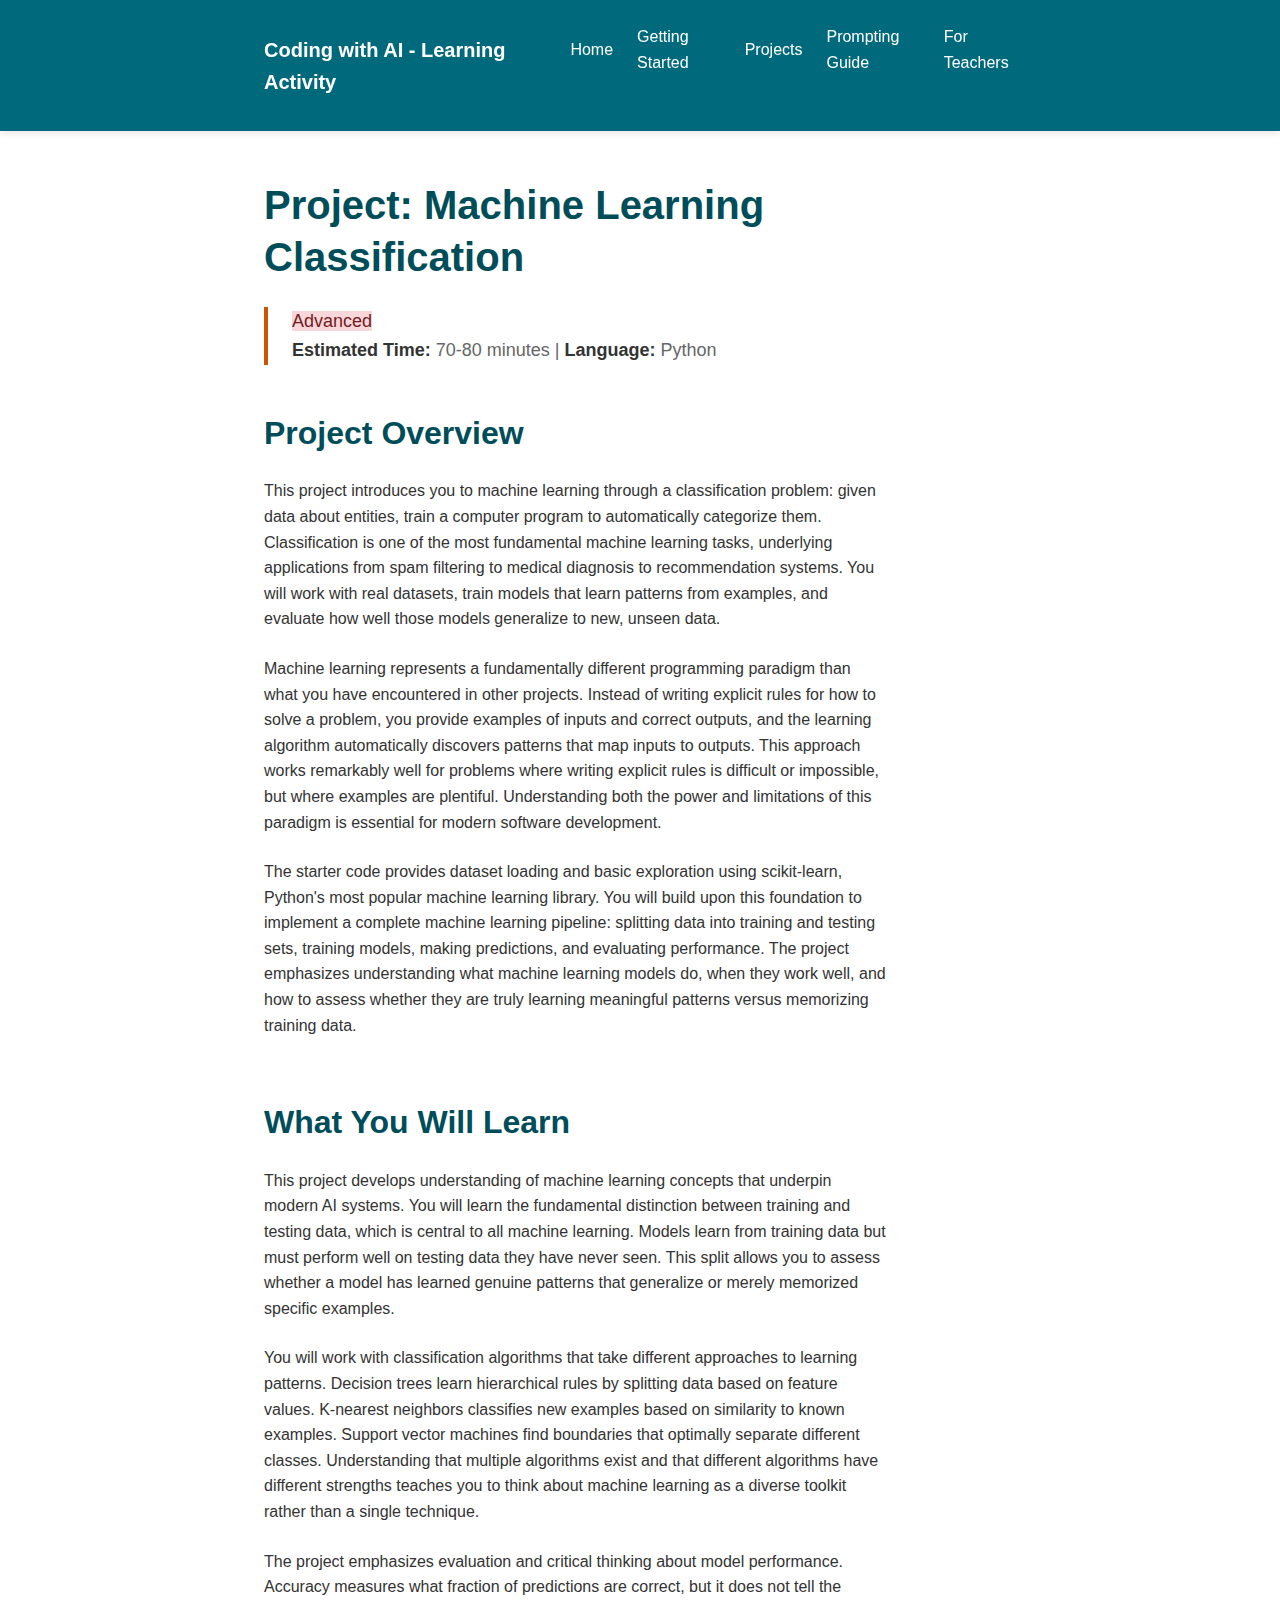
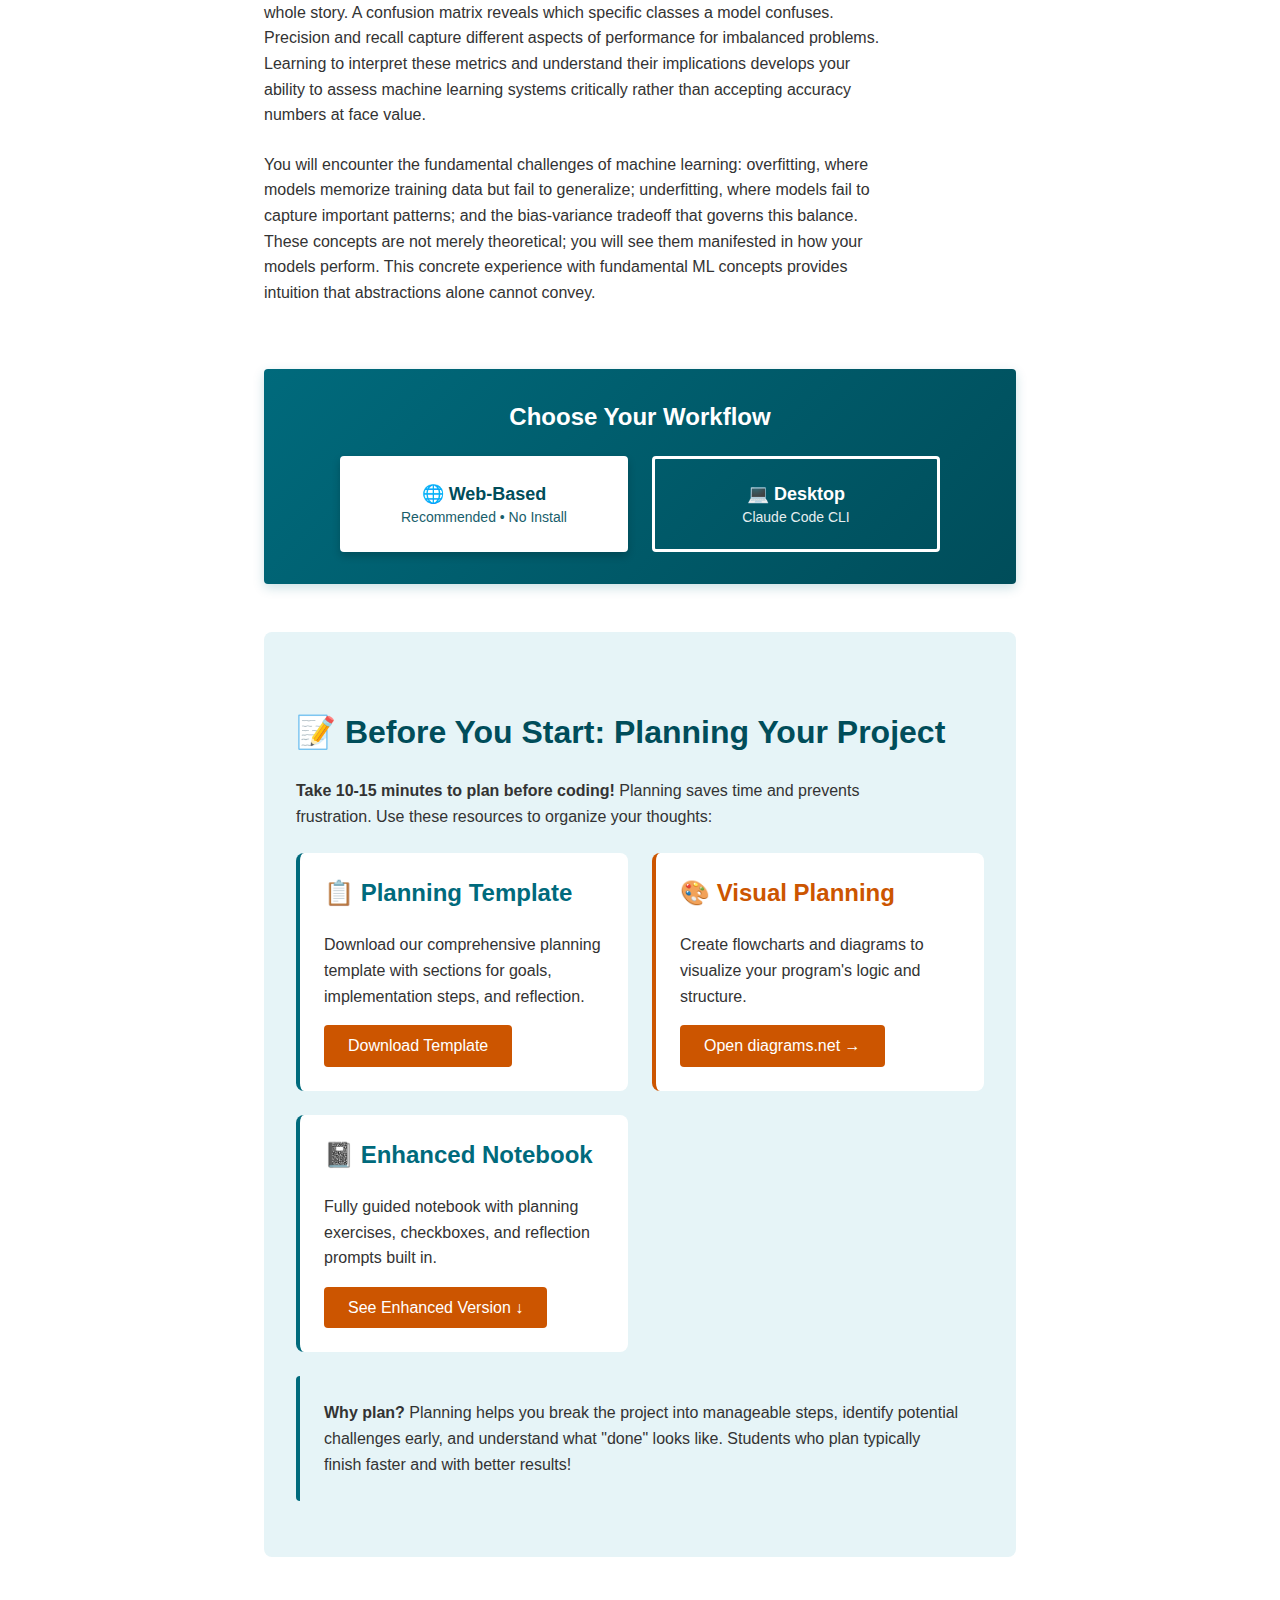
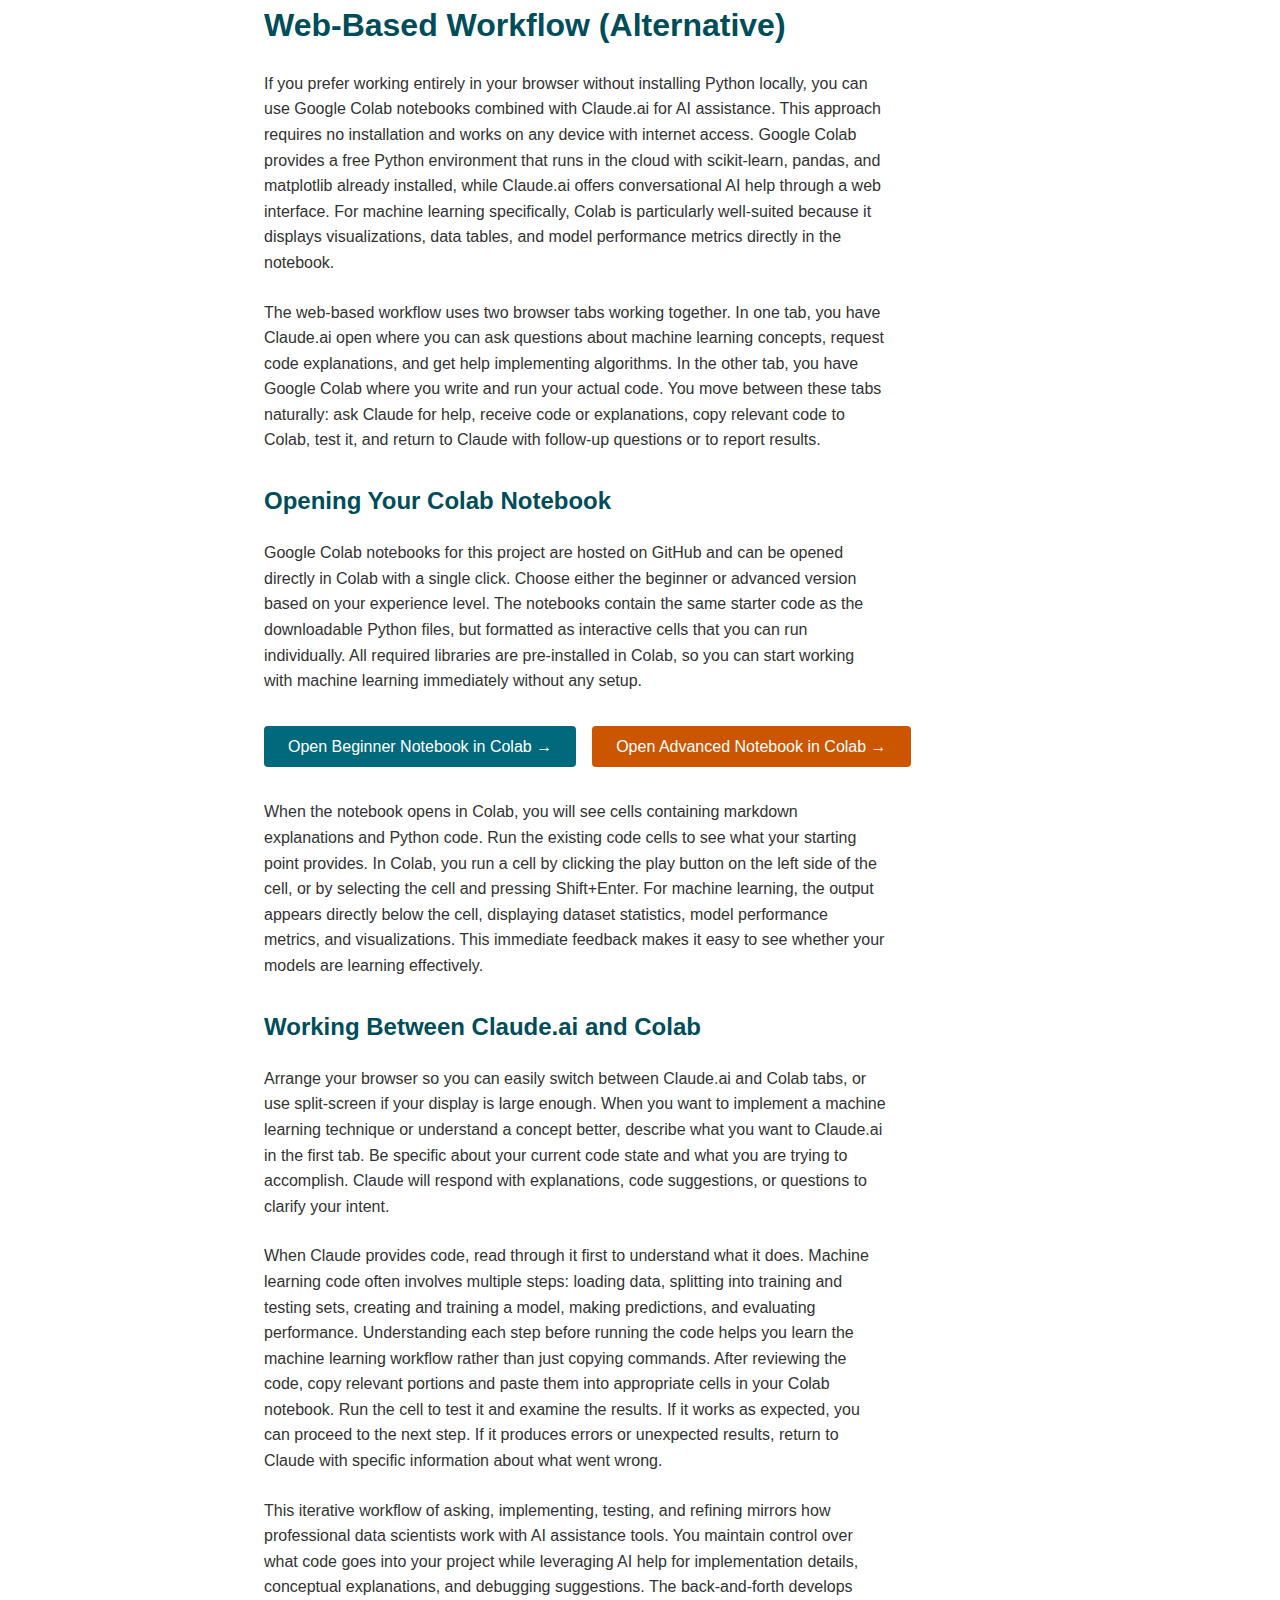
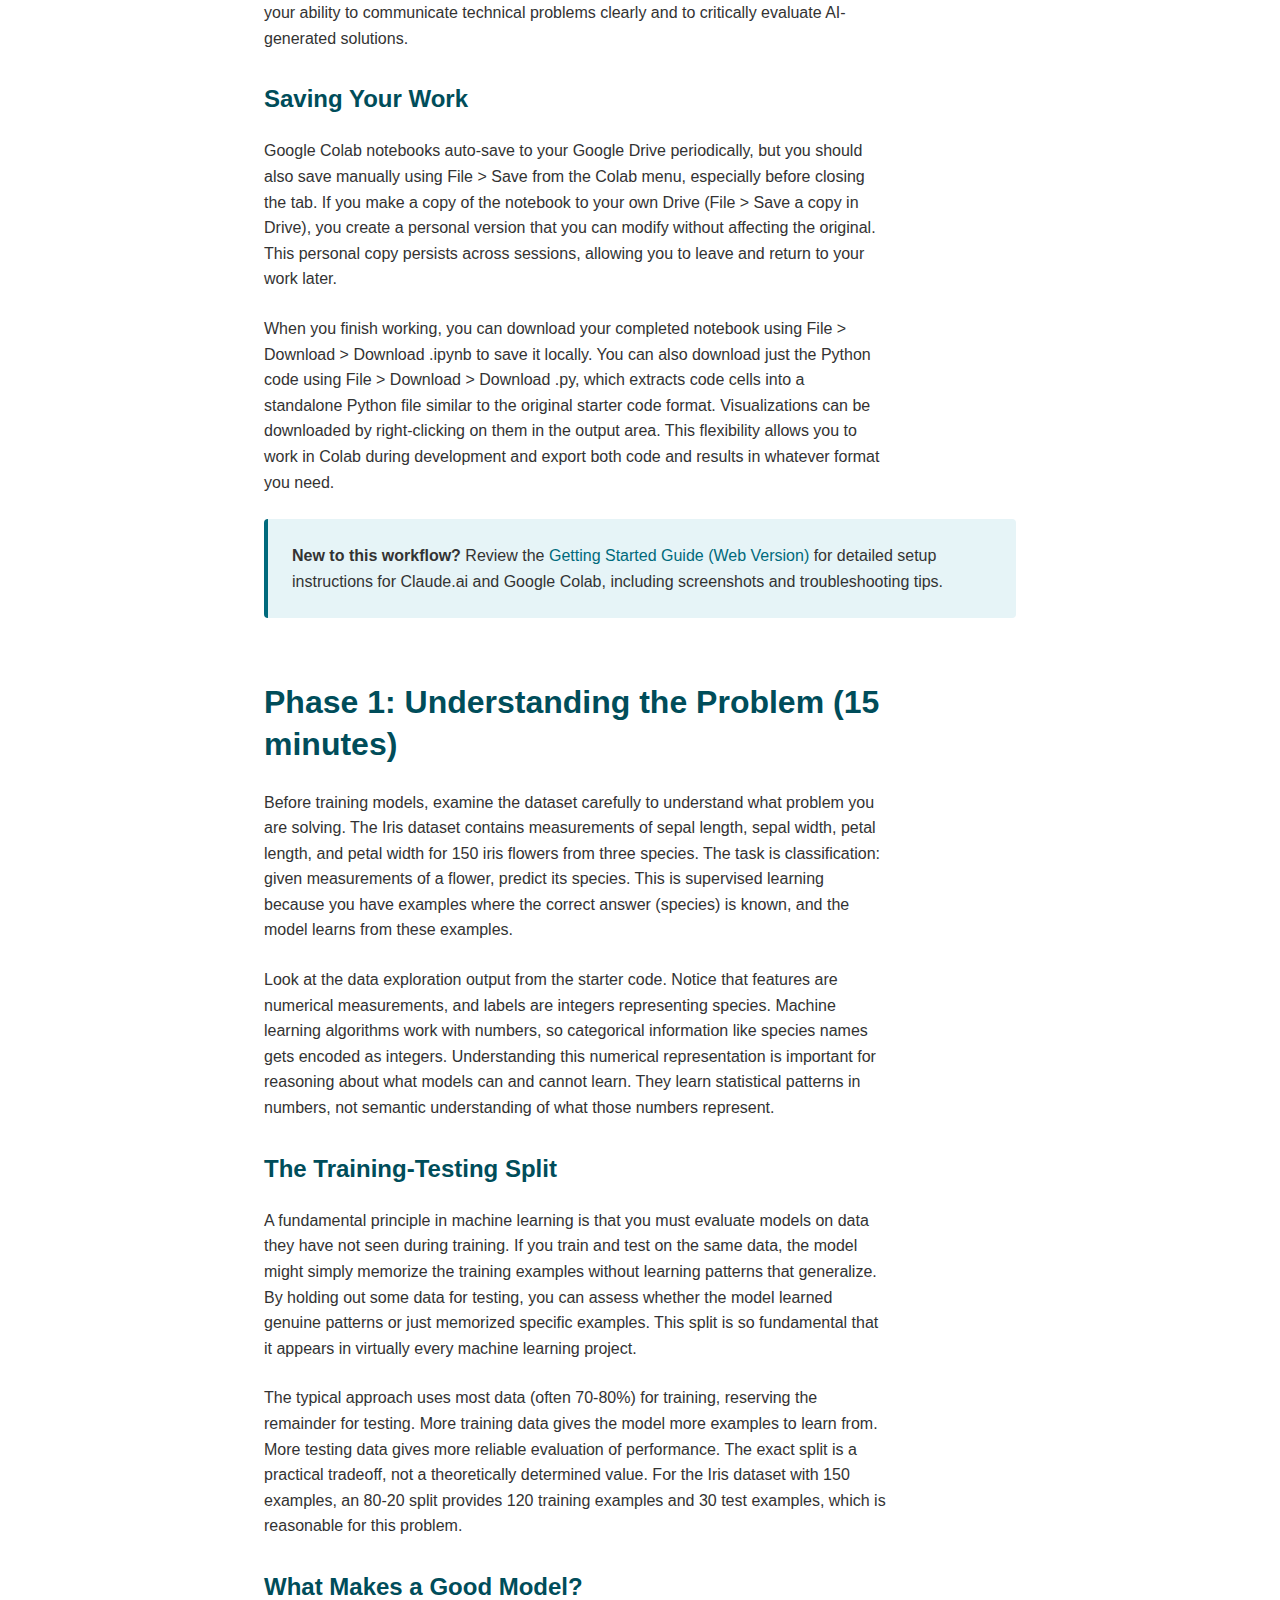
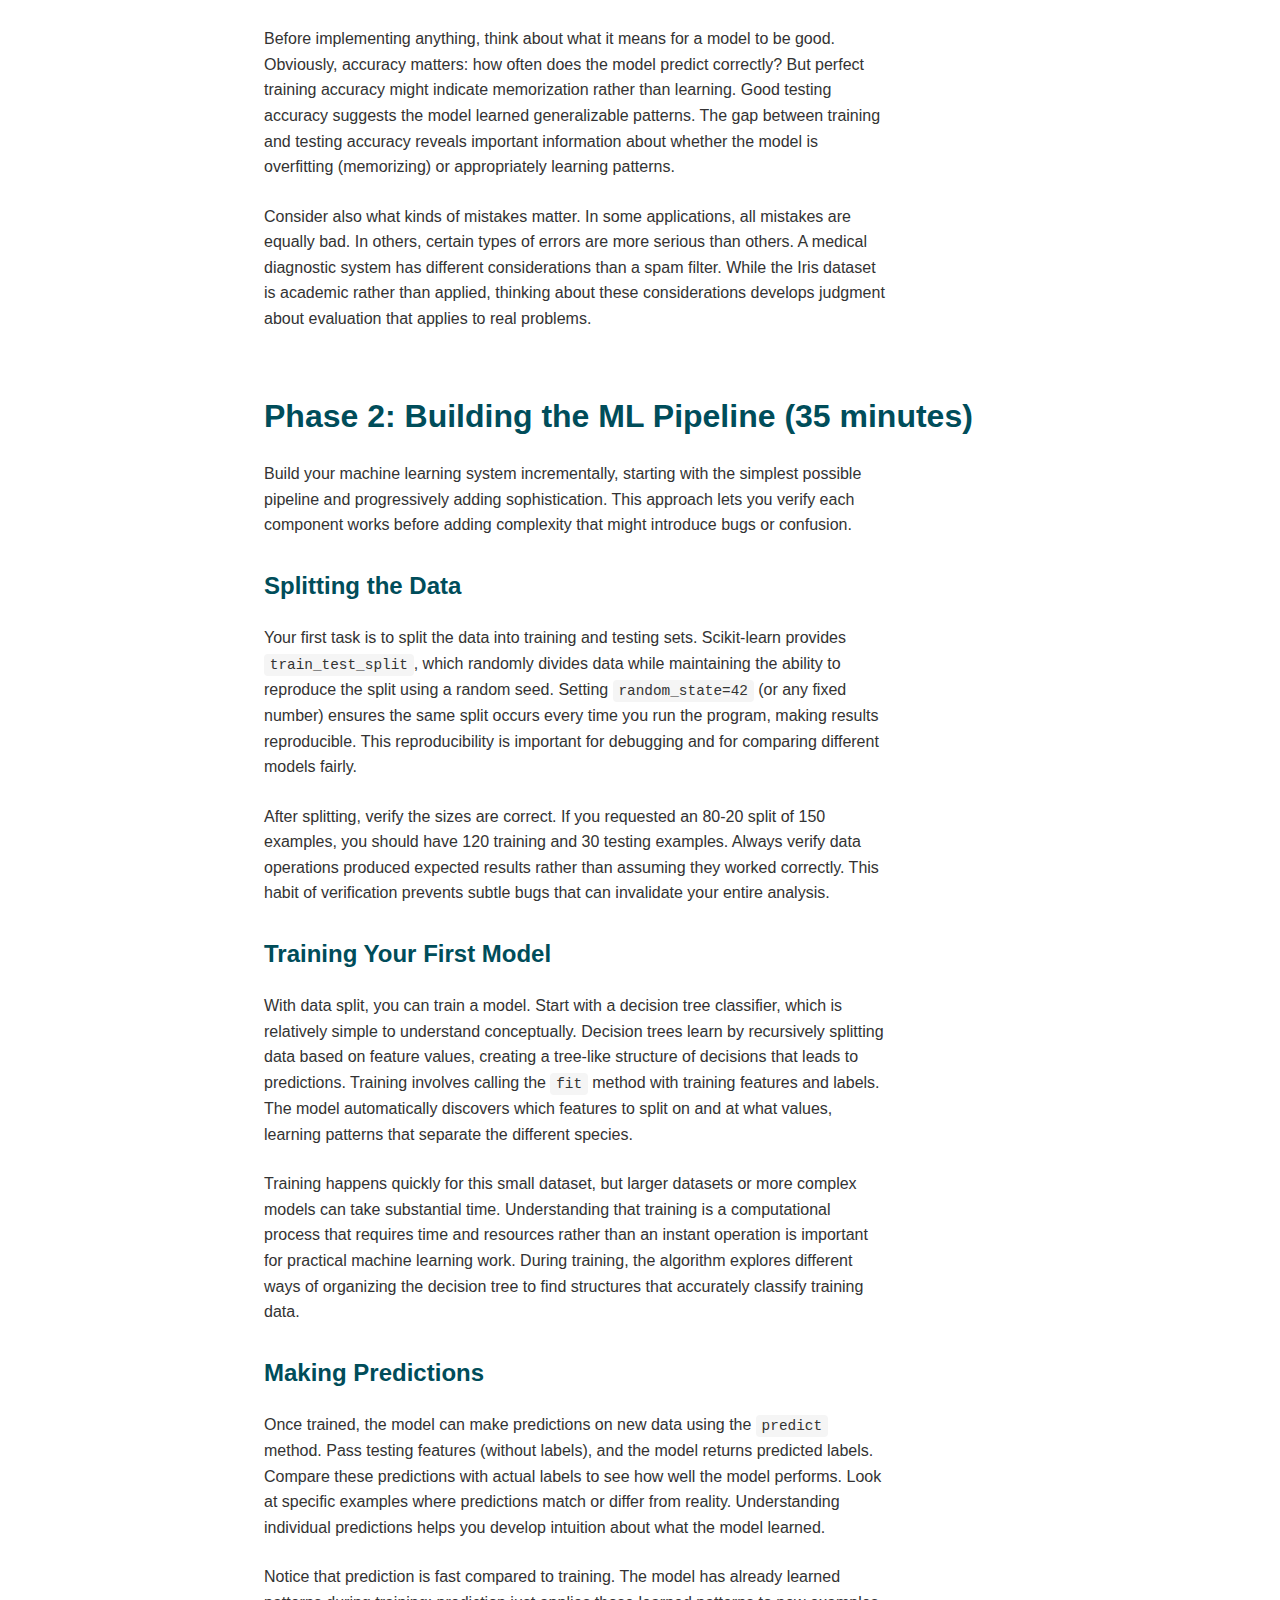
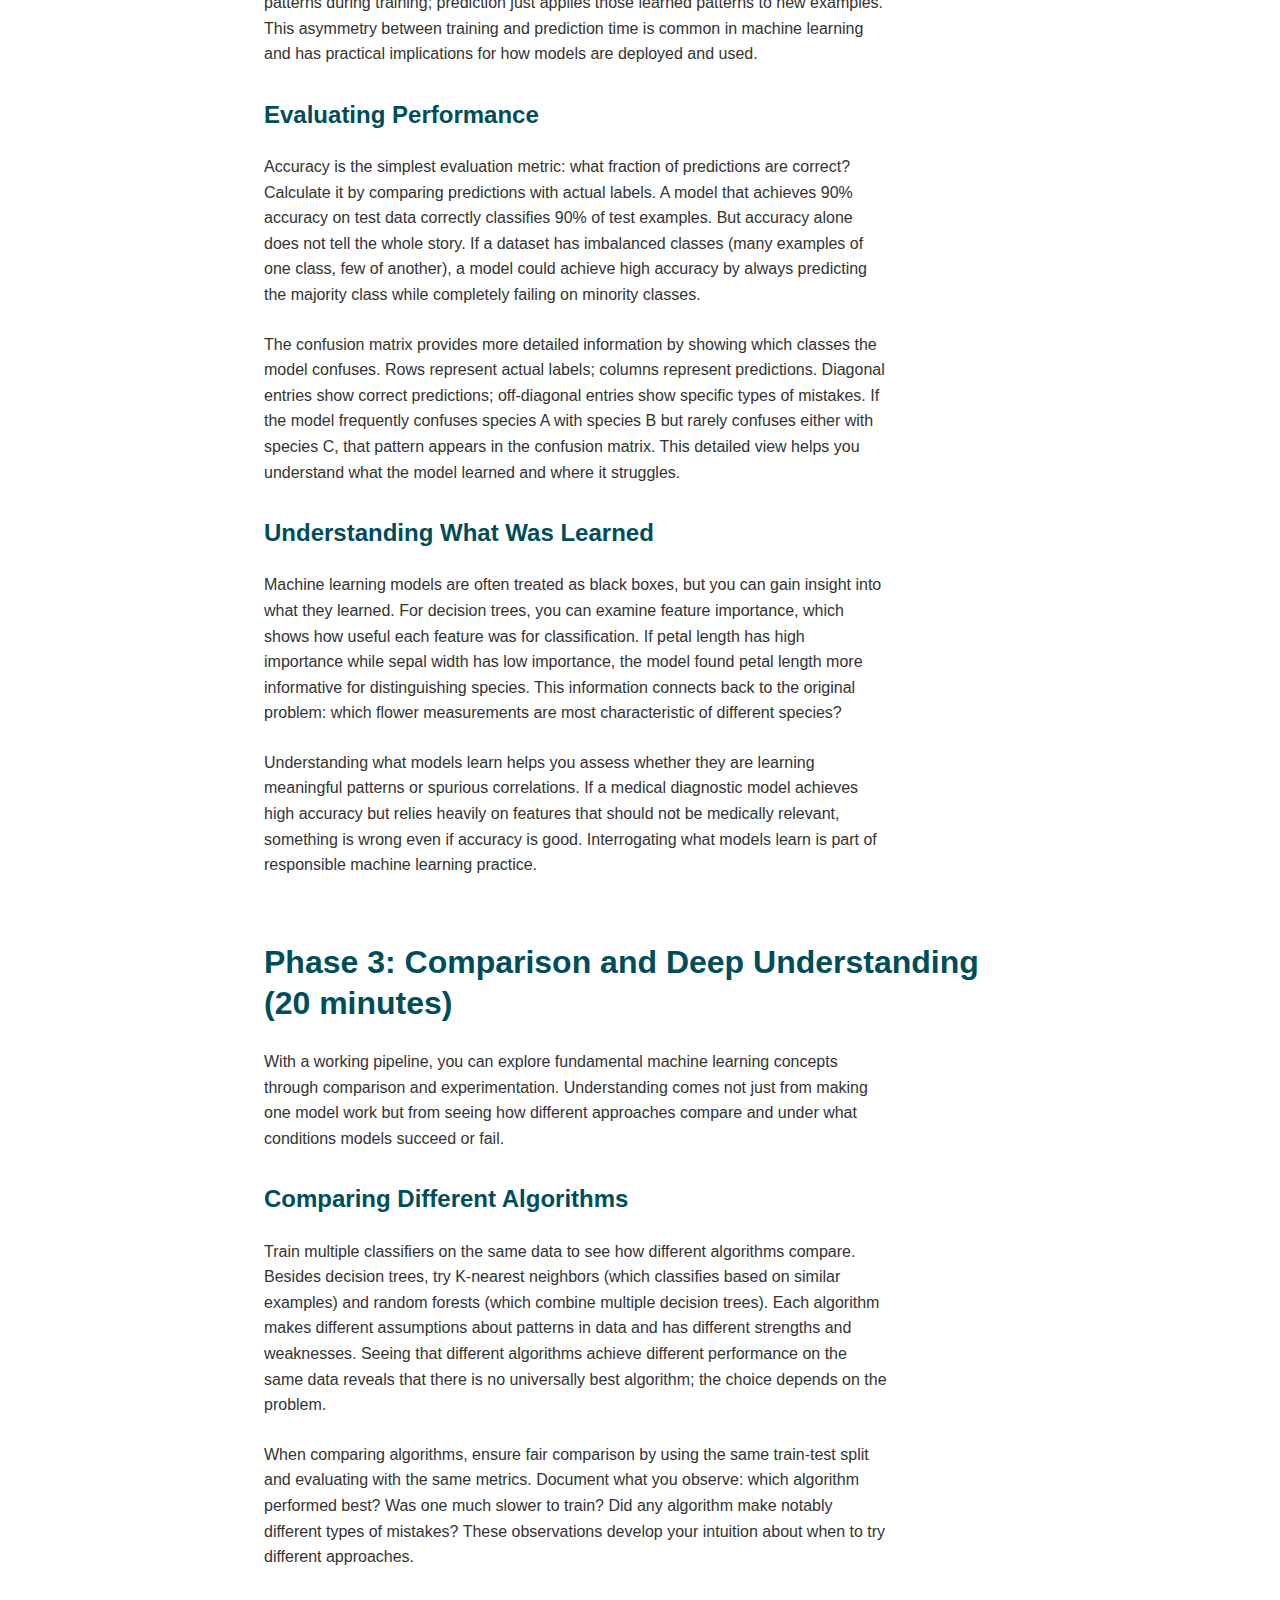
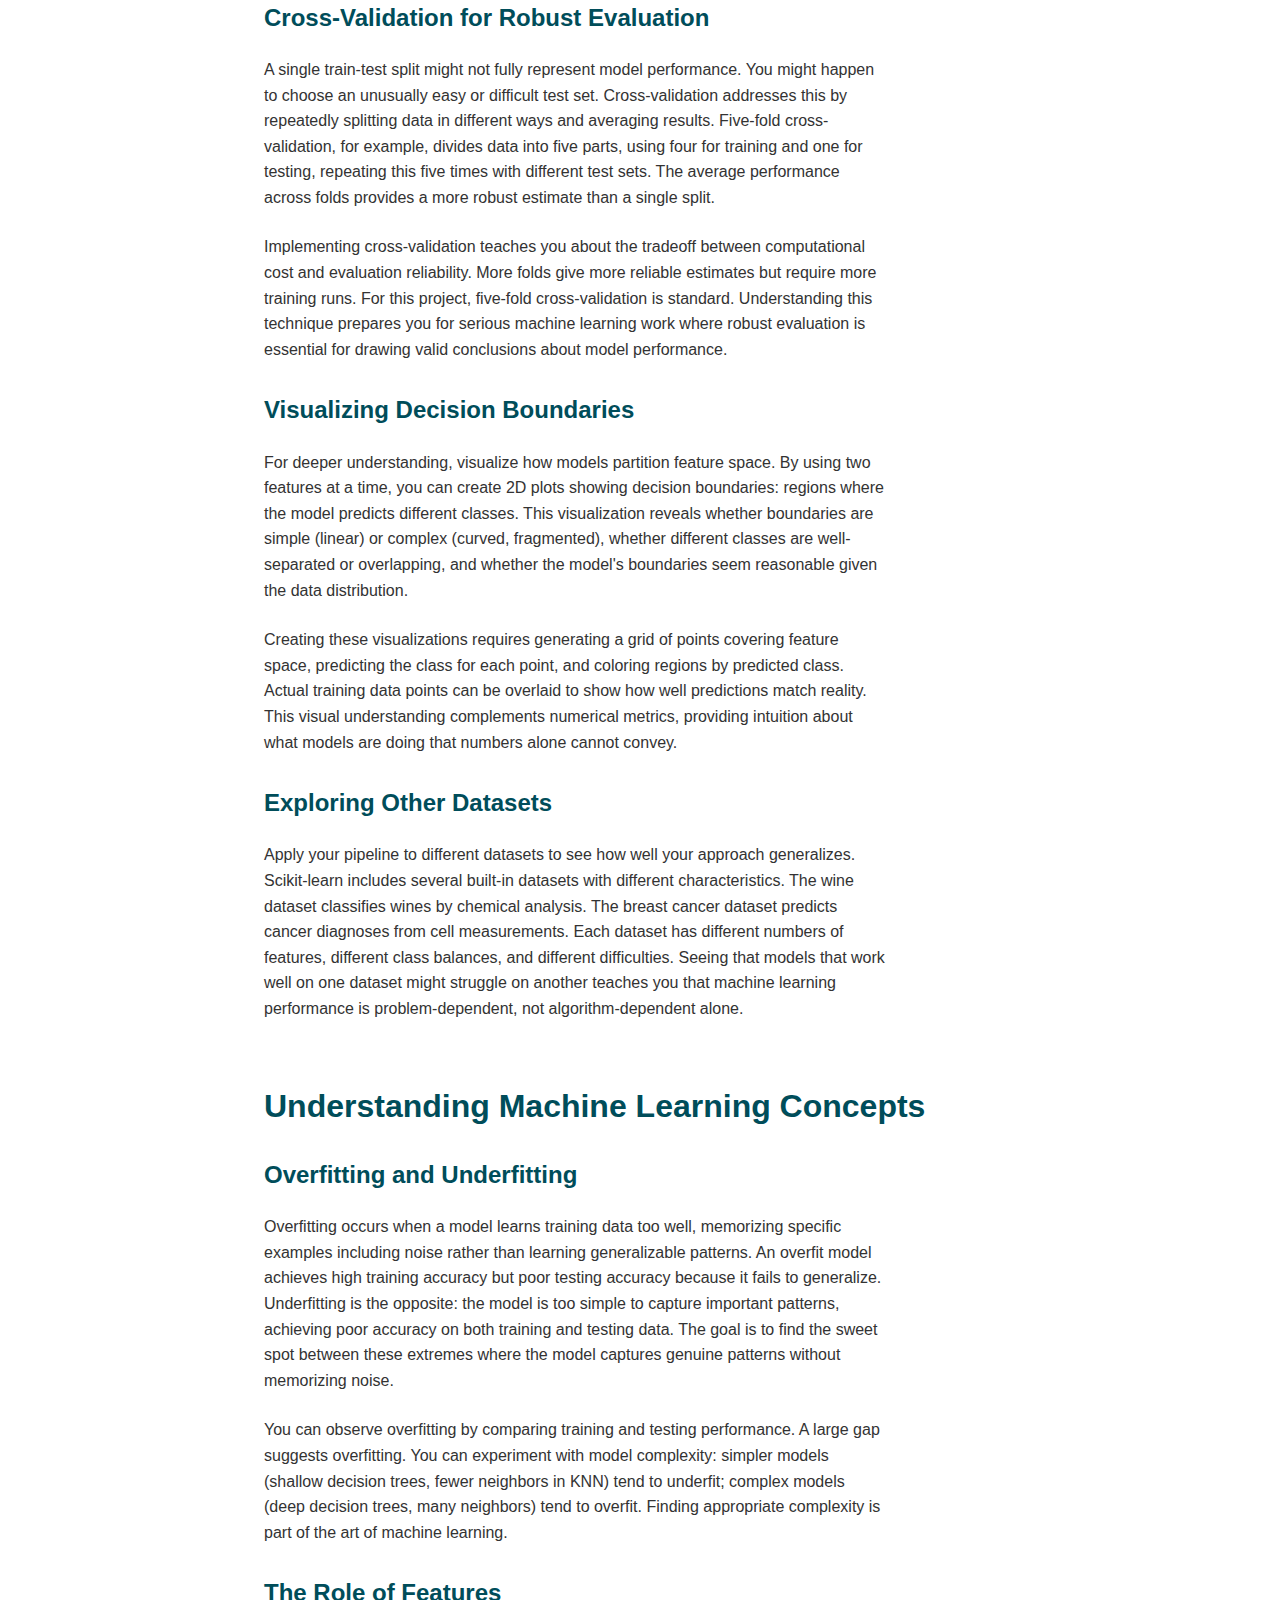
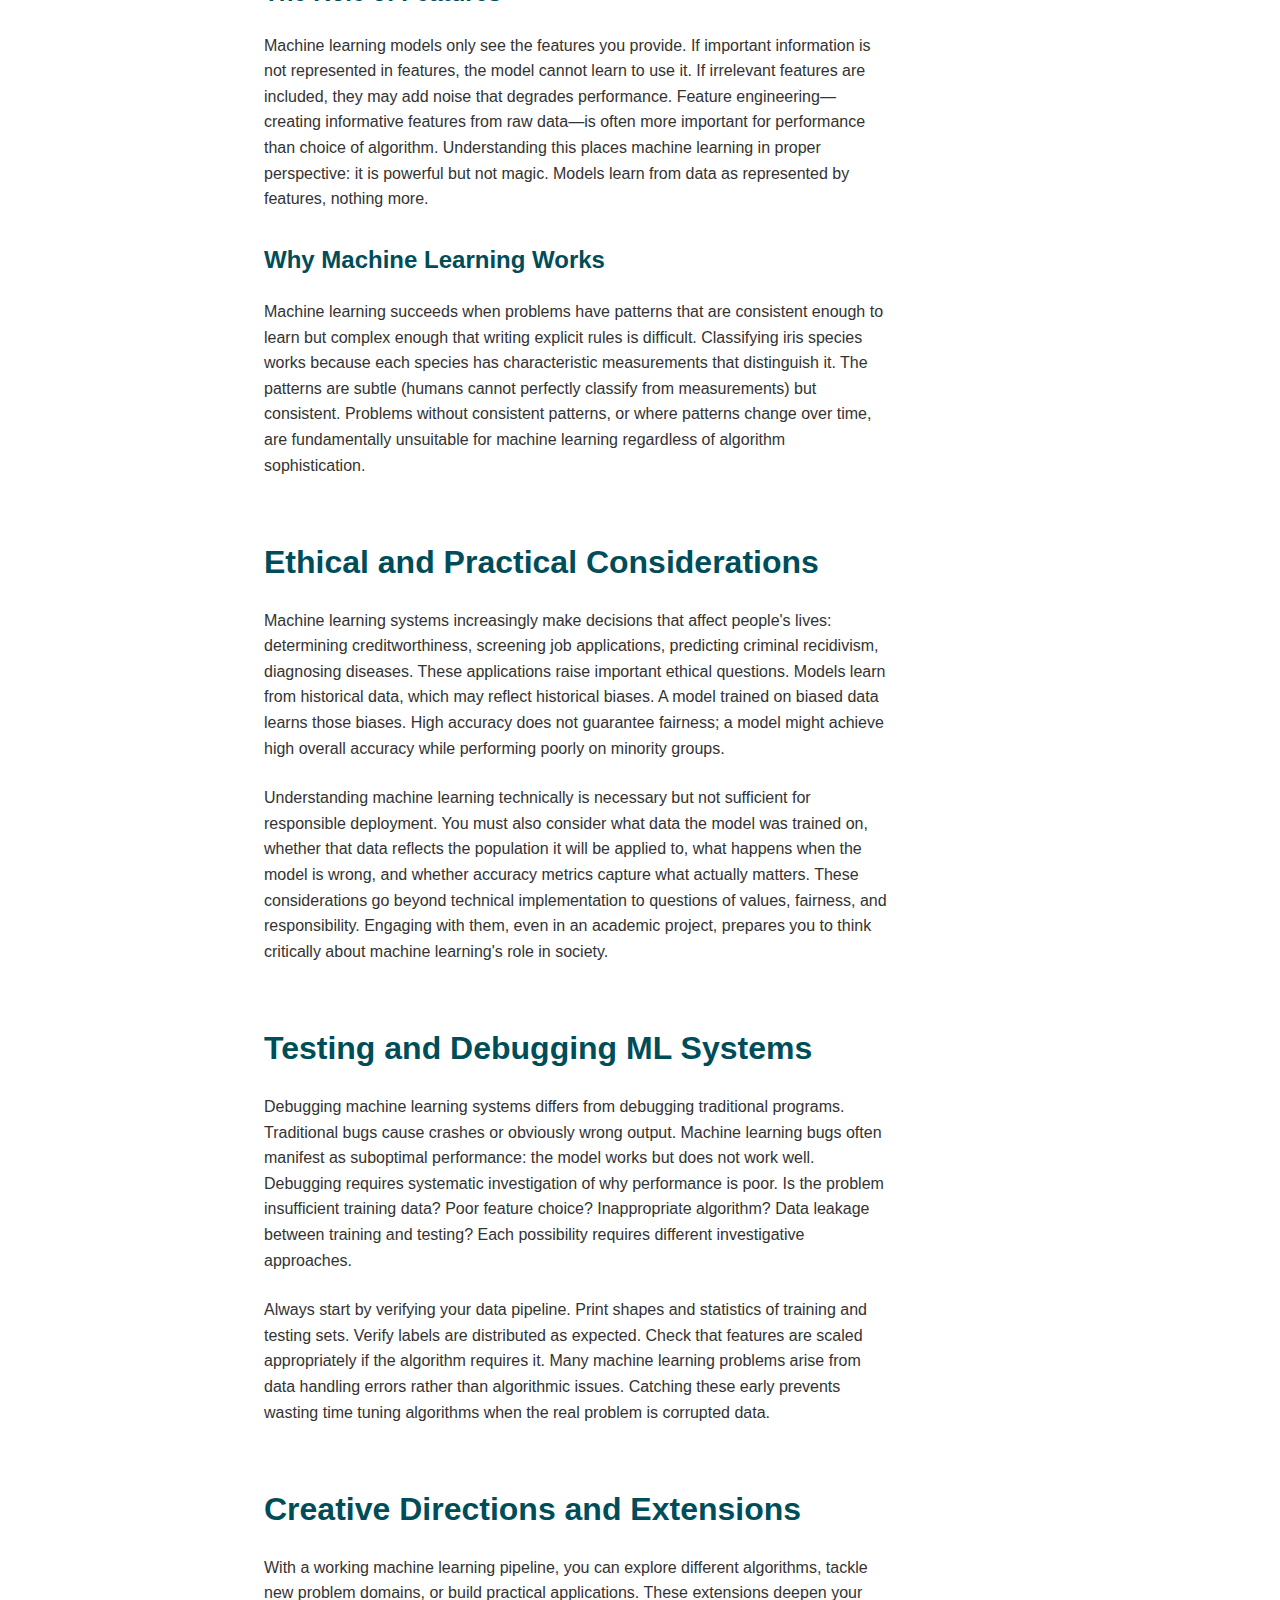
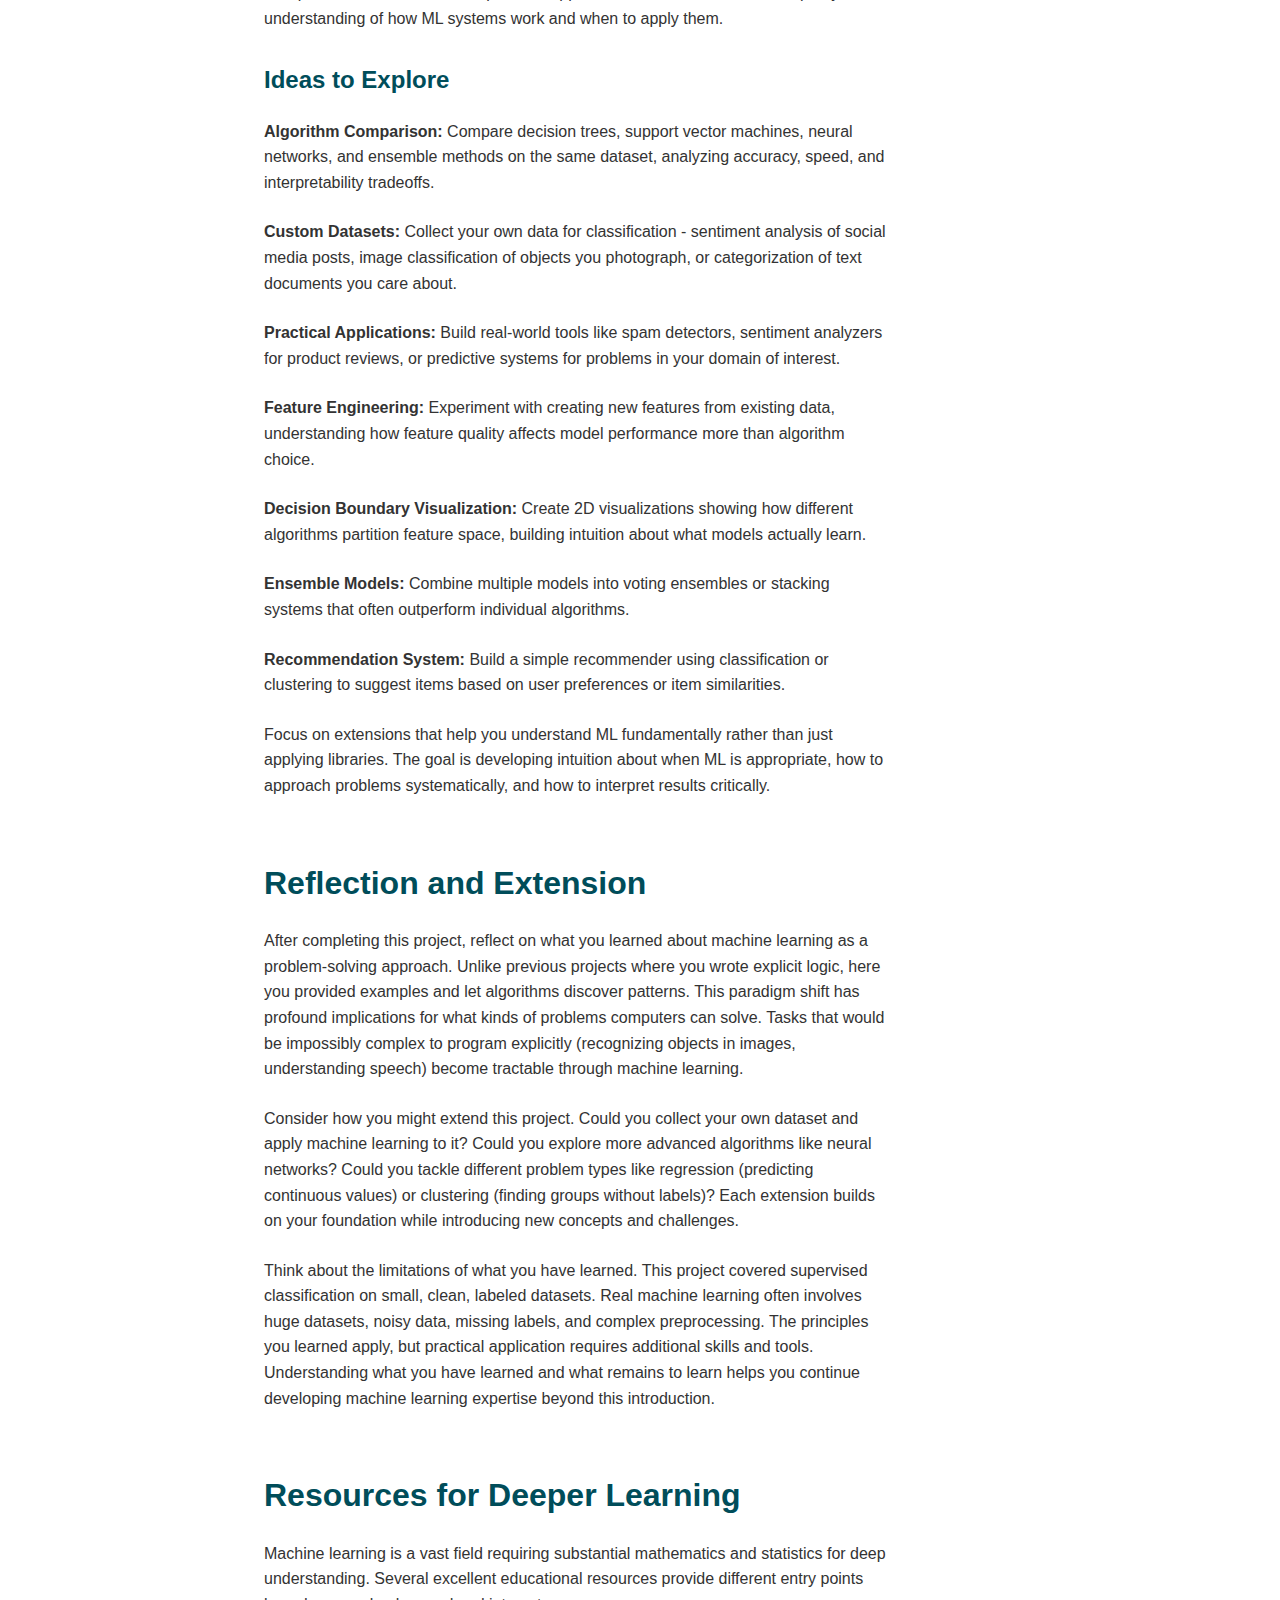
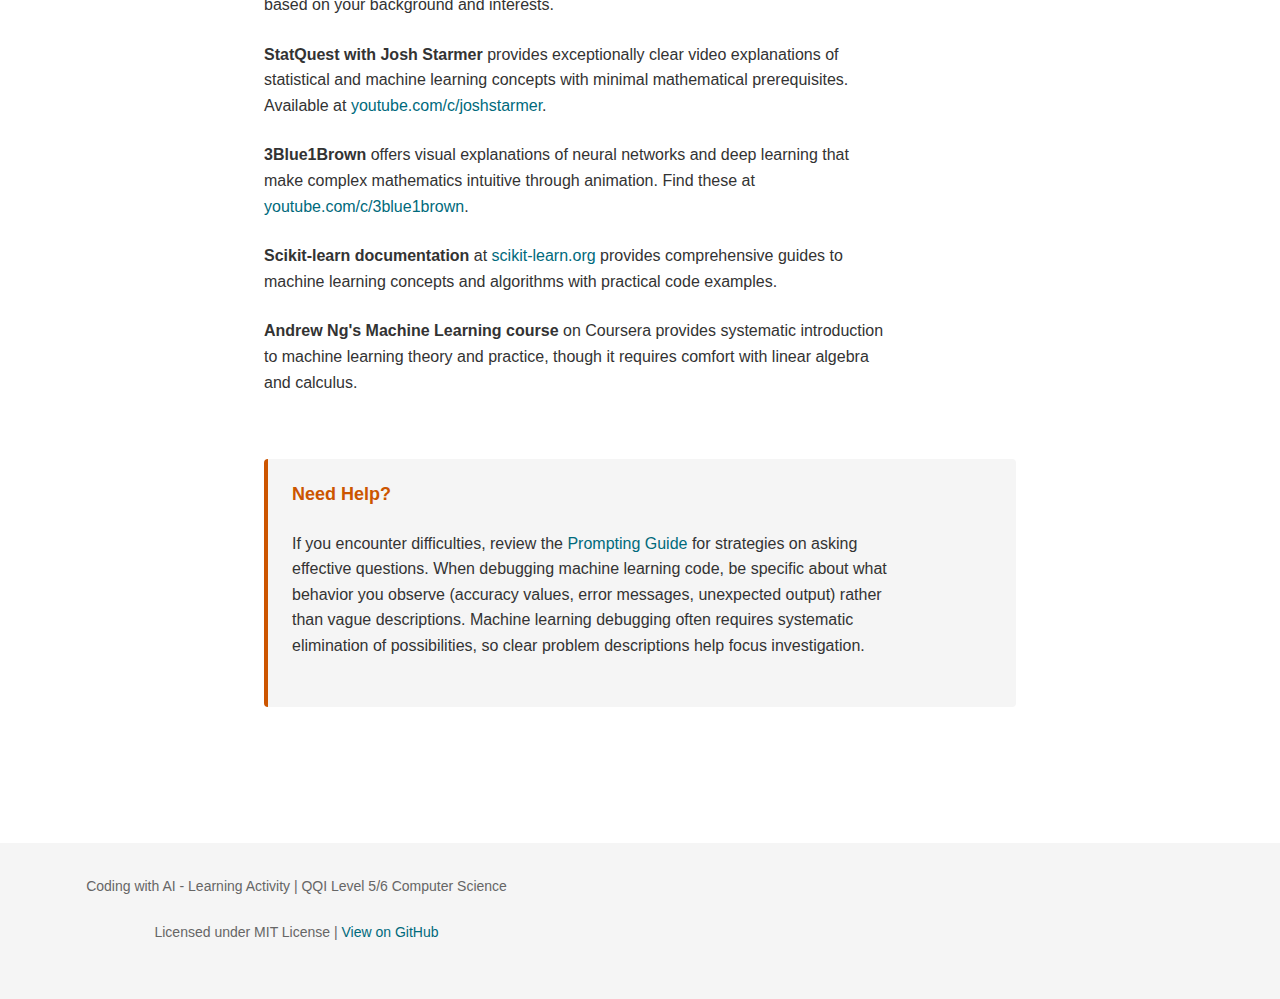
<file: projects/machine-learning.html>
<!DOCTYPE html>
<html lang="en">
<head>
    <meta charset="UTF-8">
    <meta name="viewport" content="width=device-width, initial-scale=1.0">
    <title>Machine Learning Project - Coding with AI</title>
    <link rel="stylesheet" href="../css/main.css">
</head>
<body>
    <nav>
        <div class="nav-container">
            <a href="../index.html" class="site-title">Coding with AI - Learning Activity</a>
            <ul>
                <li><a href="../index.html">Home</a></li>
                <li><a href="getting-started.html">Getting Started</a></li>
                <li><a href="../projects.html">Projects</a></li>
                <li><a href="../prompting-guide.html">Prompting Guide</a></li>
                <li><a href="../for-teachers.html">For Teachers</a></li>
            </ul>
        </div>
    </nav>

    <main>
        <h1>Project: Machine Learning Classification</h1>

        <div class="intro">
            <span class="difficulty advanced">Advanced</span>
            <p><strong>Estimated Time:</strong> 70-80 minutes | <strong>Language:</strong> Python</p>
        </div>

        <section>
            <h2>Project Overview</h2>
            <p>
                This project introduces you to machine learning through a classification problem: given data about entities, train a computer program to automatically categorize them. Classification is one of the most fundamental machine learning tasks, underlying applications from spam filtering to medical diagnosis to recommendation systems. You will work with real datasets, train models that learn patterns from examples, and evaluate how well those models generalize to new, unseen data.
            </p>

            <p>
                Machine learning represents a fundamentally different programming paradigm than what you have encountered in other projects. Instead of writing explicit rules for how to solve a problem, you provide examples of inputs and correct outputs, and the learning algorithm automatically discovers patterns that map inputs to outputs. This approach works remarkably well for problems where writing explicit rules is difficult or impossible, but where examples are plentiful. Understanding both the power and limitations of this paradigm is essential for modern software development.
            </p>

            <p>
                The starter code provides dataset loading and basic exploration using scikit-learn, Python's most popular machine learning library. You will build upon this foundation to implement a complete machine learning pipeline: splitting data into training and testing sets, training models, making predictions, and evaluating performance. The project emphasizes understanding what machine learning models do, when they work well, and how to assess whether they are truly learning meaningful patterns versus memorizing training data.
            </p>
        </section>

        <section>
            <h2>What You Will Learn</h2>
            <p>
                This project develops understanding of machine learning concepts that underpin modern AI systems. You will learn the fundamental distinction between training and testing data, which is central to all machine learning. Models learn from training data but must perform well on testing data they have never seen. This split allows you to assess whether a model has learned genuine patterns that generalize or merely memorized specific examples.
            </p>

            <p>
                You will work with classification algorithms that take different approaches to learning patterns. Decision trees learn hierarchical rules by splitting data based on feature values. K-nearest neighbors classifies new examples based on similarity to known examples. Support vector machines find boundaries that optimally separate different classes. Understanding that multiple algorithms exist and that different algorithms have different strengths teaches you to think about machine learning as a diverse toolkit rather than a single technique.
            </p>

            <p>
                The project emphasizes evaluation and critical thinking about model performance. Accuracy measures what fraction of predictions are correct, but it does not tell the whole story. A confusion matrix reveals which specific classes a model confuses. Precision and recall capture different aspects of performance for imbalanced problems. Learning to interpret these metrics and understand their implications develops your ability to assess machine learning systems critically rather than accepting accuracy numbers at face value.
            </p>

            <p>
                You will encounter the fundamental challenges of machine learning: overfitting, where models memorize training data but fail to generalize; underfitting, where models fail to capture important patterns; and the bias-variance tradeoff that governs this balance. These concepts are not merely theoretical; you will see them manifested in how your models perform. This concrete experience with fundamental ML concepts provides intuition that abstractions alone cannot convey.
            </p>
        </section>
        <!-- Version Selector -->
        <div class="version-selector">
            <h2>Choose Your Workflow</h2>
            <div class="version-toggle-buttons">
                <button class="version-btn active" onclick="showVersion('web')" id="web-btn">
                    🌐 Web-Based
                    <span class="btn-label">Recommended • No Install</span>
                </button>
                <button class="version-btn" onclick="showVersion('desktop')" id="desktop-btn">
                    💻 Desktop
                    <span class="btn-label">Claude Code CLI</span>
                </button>
            </div>
        </div>


        <!-- Planning Resources Section -->
        <section style="background: #e6f4f7; padding: 2rem; border-radius: 8px; margin: 2rem 0;">
            <h2>📝 Before You Start: Planning Your Project</h2>
            <p>
                <strong>Take 10-15 minutes to plan before coding!</strong> Planning saves time and prevents frustration. Use these resources to organize your thoughts:
            </p>

            <div style="display: grid; grid-template-columns: repeat(auto-fit, minmax(250px, 1fr)); gap: 1.5rem; margin: 1.5rem 0;">
                <div style="background: white; padding: 1.5rem; border-radius: 8px; border-left: 4px solid #006A7C;">
                    <h3 style="margin-top: 0; color: #006A7C;">📋 Planning Template</h3>
                    <p style="margin-bottom: 1rem;">Download our comprehensive planning template with sections for goals, implementation steps, and reflection.</p>
                    <a href="../PROJECT_PLANNING.md" class="btn btn-secondary" download>Download Template</a>
                </div>

                <div style="background: white; padding: 1.5rem; border-radius: 8px; border-left: 4px solid #CC5500;">
                    <h3 style="margin-top: 0; color: #CC5500;">🎨 Visual Planning</h3>
                    <p style="margin-bottom: 1rem;">Create flowcharts and diagrams to visualize your program's logic and structure.</p>
                    <a href="https://app.diagrams.net/" class="btn btn-secondary" target="_blank">Open diagrams.net →</a>
                </div>

                <div style="background: white; padding: 1.5rem; border-radius: 8px; border-left: 4px solid #006A7C;">
                    <h3 style="margin-top: 0; color: #006A7C;">📓 Enhanced Notebook</h3>
                    <p style="margin-bottom: 1rem;">Fully guided notebook with planning exercises, checkboxes, and reflection prompts built in.</p>
                    <a href="#enhanced-notebook" class="btn btn-secondary">See Enhanced Version ↓</a>
                </div>
            </div>

            <div class="note" style="margin-top: 1.5rem;">
                <strong>Why plan?</strong> Planning helps you break the project into manageable steps, identify potential challenges early, and understand what "done" looks like. Students who plan typically finish faster and with better results!
            </div>
        </section>


        <div id="desktop-content" class="version-content">
        <section>
            <h2>Getting the Starter Code</h2>
            <p>
                Before beginning, install the required libraries. Open a terminal and run <code>pip install scikit-learn pandas matplotlib</code>. Scikit-learn provides machine learning algorithms and datasets. Pandas handles data manipulation. Matplotlib enables visualization. These libraries are standard tools in the Python data science ecosystem and learning to use them prepares you for practical machine learning work.
            </p>

            <p>
                Two versions of starter code are available. The beginner version provides dataset loading and exploration, allowing you to focus on understanding the machine learning pipeline from scratch. The advanced version includes basic training and evaluation, letting you focus on comparing models, implementing better evaluation strategies, and developing deeper understanding of what makes models work well.
            </p>

            <p>
                Download the appropriate starter code and run it immediately. The program works with the Iris dataset, a classic machine learning dataset containing measurements of iris flowers from three species. The dataset is small enough to work with quickly but large enough to demonstrate real machine learning concepts. Seeing the data exploration helps you understand what machine learning models operate on: tables of numbers where rows are examples and columns are features.
            </p>

            <div style="display: flex; gap: 1rem; margin: 2rem 0;">
                <a href="../starter-code/ml_beginner.py" download class="btn">Download Beginner Starter</a>
                <a href="../starter-code/ml_advanced.py" download class="btn btn-secondary">Download Advanced Starter</a>
            </div>

            <div class="note">
                <strong>First Steps:</strong> Install required libraries with <code>pip install scikit-learn pandas matplotlib</code>, then run <code>python ml_beginner.py</code> (or <code>ml_advanced.py</code>). The program displays dataset information, showing you the structure of data that machine learning models learn from.
            </div>
        </section>
        </div>

        <div id="web-content" class="version-content active">

        <section>
            <h2>Web-Based Workflow (Alternative)</h2>
            <p>
                If you prefer working entirely in your browser without installing Python locally, you can use Google Colab notebooks combined with Claude.ai for AI assistance. This approach requires no installation and works on any device with internet access. Google Colab provides a free Python environment that runs in the cloud with scikit-learn, pandas, and matplotlib already installed, while Claude.ai offers conversational AI help through a web interface. For machine learning specifically, Colab is particularly well-suited because it displays visualizations, data tables, and model performance metrics directly in the notebook.
            </p>

            <p>
                The web-based workflow uses two browser tabs working together. In one tab, you have Claude.ai open where you can ask questions about machine learning concepts, request code explanations, and get help implementing algorithms. In the other tab, you have Google Colab where you write and run your actual code. You move between these tabs naturally: ask Claude for help, receive code or explanations, copy relevant code to Colab, test it, and return to Claude with follow-up questions or to report results.
            </p>

            <h3>Opening Your Colab Notebook</h3>
            <p>
                Google Colab notebooks for this project are hosted on GitHub and can be opened directly in Colab with a single click. Choose either the beginner or advanced version based on your experience level. The notebooks contain the same starter code as the downloadable Python files, but formatted as interactive cells that you can run individually. All required libraries are pre-installed in Colab, so you can start working with machine learning immediately without any setup.
            </p>

            <div style="display: flex; gap: 1rem; margin: 2rem 0; flex-wrap: wrap;">
                <a href="https://colab.research.google.com/github/deweydex/2plus1Coding/blob/main/colab-notebooks/ml_beginner.ipynb" class="btn" target="_blank">
                    Open Beginner Notebook in Colab →
                </a>
                <a href="https://colab.research.google.com/github/deweydex/2plus1Coding/blob/main/colab-notebooks/ml_advanced.ipynb" class="btn btn-secondary" target="_blank">
                    Open Advanced Notebook in Colab →
                </a>
            </div>

            <p>
                When the notebook opens in Colab, you will see cells containing markdown explanations and Python code. Run the existing code cells to see what your starting point provides. In Colab, you run a cell by clicking the play button on the left side of the cell, or by selecting the cell and pressing Shift+Enter. For machine learning, the output appears directly below the cell, displaying dataset statistics, model performance metrics, and visualizations. This immediate feedback makes it easy to see whether your models are learning effectively.
            </p>

            <h3>Working Between Claude.ai and Colab</h3>
            <p>
                Arrange your browser so you can easily switch between Claude.ai and Colab tabs, or use split-screen if your display is large enough. When you want to implement a machine learning technique or understand a concept better, describe what you want to Claude.ai in the first tab. Be specific about your current code state and what you are trying to accomplish. Claude will respond with explanations, code suggestions, or questions to clarify your intent.
            </p>

            <p>
                When Claude provides code, read through it first to understand what it does. Machine learning code often involves multiple steps: loading data, splitting into training and testing sets, creating and training a model, making predictions, and evaluating performance. Understanding each step before running the code helps you learn the machine learning workflow rather than just copying commands. After reviewing the code, copy relevant portions and paste them into appropriate cells in your Colab notebook. Run the cell to test it and examine the results. If it works as expected, you can proceed to the next step. If it produces errors or unexpected results, return to Claude with specific information about what went wrong.
            </p>

            <p>
                This iterative workflow of asking, implementing, testing, and refining mirrors how professional data scientists work with AI assistance tools. You maintain control over what code goes into your project while leveraging AI help for implementation details, conceptual explanations, and debugging suggestions. The back-and-forth develops your ability to communicate technical problems clearly and to critically evaluate AI-generated solutions.
            </p>

            <h3>Saving Your Work</h3>
            <p>
                Google Colab notebooks auto-save to your Google Drive periodically, but you should also save manually using File > Save from the Colab menu, especially before closing the tab. If you make a copy of the notebook to your own Drive (File > Save a copy in Drive), you create a personal version that you can modify without affecting the original. This personal copy persists across sessions, allowing you to leave and return to your work later.
            </p>

            <p>
                When you finish working, you can download your completed notebook using File > Download > Download .ipynb to save it locally. You can also download just the Python code using File > Download > Download .py, which extracts code cells into a standalone Python file similar to the original starter code format. Visualizations can be downloaded by right-clicking on them in the output area. This flexibility allows you to work in Colab during development and export both code and results in whatever format you need.
            </p>

            <div class="note">
                <strong>New to this workflow?</strong> Review the <a href="../getting-started.html">Getting Started Guide (Web Version)</a> for detailed setup instructions for Claude.ai and Google Colab, including screenshots and troubleshooting tips.
            </div>
        </section>

                </div>
<section>
            <h2>Phase 1: Understanding the Problem (15 minutes)</h2>
            <p>
                Before training models, examine the dataset carefully to understand what problem you are solving. The Iris dataset contains measurements of sepal length, sepal width, petal length, and petal width for 150 iris flowers from three species. The task is classification: given measurements of a flower, predict its species. This is supervised learning because you have examples where the correct answer (species) is known, and the model learns from these examples.
            </p>

            <p>
                Look at the data exploration output from the starter code. Notice that features are numerical measurements, and labels are integers representing species. Machine learning algorithms work with numbers, so categorical information like species names gets encoded as integers. Understanding this numerical representation is important for reasoning about what models can and cannot learn. They learn statistical patterns in numbers, not semantic understanding of what those numbers represent.
            </p>

            <h3>The Training-Testing Split</h3>
            <p>
                A fundamental principle in machine learning is that you must evaluate models on data they have not seen during training. If you train and test on the same data, the model might simply memorize the training examples without learning patterns that generalize. By holding out some data for testing, you can assess whether the model learned genuine patterns or just memorized specific examples. This split is so fundamental that it appears in virtually every machine learning project.
            </p>

            <p>
                The typical approach uses most data (often 70-80%) for training, reserving the remainder for testing. More training data gives the model more examples to learn from. More testing data gives more reliable evaluation of performance. The exact split is a practical tradeoff, not a theoretically determined value. For the Iris dataset with 150 examples, an 80-20 split provides 120 training examples and 30 test examples, which is reasonable for this problem.
            </p>

            <h3>What Makes a Good Model?</h3>
            <p>
                Before implementing anything, think about what it means for a model to be good. Obviously, accuracy matters: how often does the model predict correctly? But perfect training accuracy might indicate memorization rather than learning. Good testing accuracy suggests the model learned generalizable patterns. The gap between training and testing accuracy reveals important information about whether the model is overfitting (memorizing) or appropriately learning patterns.
            </p>

            <p>
                Consider also what kinds of mistakes matter. In some applications, all mistakes are equally bad. In others, certain types of errors are more serious than others. A medical diagnostic system has different considerations than a spam filter. While the Iris dataset is academic rather than applied, thinking about these considerations develops judgment about evaluation that applies to real problems.
            </p>
        </section>

        <section>
            <h2>Phase 2: Building the ML Pipeline (35 minutes)</h2>
            <p>
                Build your machine learning system incrementally, starting with the simplest possible pipeline and progressively adding sophistication. This approach lets you verify each component works before adding complexity that might introduce bugs or confusion.
            </p>

            <h3>Splitting the Data</h3>
            <p>
                Your first task is to split the data into training and testing sets. Scikit-learn provides <code>train_test_split</code>, which randomly divides data while maintaining the ability to reproduce the split using a random seed. Setting <code>random_state=42</code> (or any fixed number) ensures the same split occurs every time you run the program, making results reproducible. This reproducibility is important for debugging and for comparing different models fairly.
            </p>

            <p>
                After splitting, verify the sizes are correct. If you requested an 80-20 split of 150 examples, you should have 120 training and 30 testing examples. Always verify data operations produced expected results rather than assuming they worked correctly. This habit of verification prevents subtle bugs that can invalidate your entire analysis.
            </p>

            <h3>Training Your First Model</h3>
            <p>
                With data split, you can train a model. Start with a decision tree classifier, which is relatively simple to understand conceptually. Decision trees learn by recursively splitting data based on feature values, creating a tree-like structure of decisions that leads to predictions. Training involves calling the <code>fit</code> method with training features and labels. The model automatically discovers which features to split on and at what values, learning patterns that separate the different species.
            </p>

            <p>
                Training happens quickly for this small dataset, but larger datasets or more complex models can take substantial time. Understanding that training is a computational process that requires time and resources rather than an instant operation is important for practical machine learning work. During training, the algorithm explores different ways of organizing the decision tree to find structures that accurately classify training data.
            </p>

            <h3>Making Predictions</h3>
            <p>
                Once trained, the model can make predictions on new data using the <code>predict</code> method. Pass testing features (without labels), and the model returns predicted labels. Compare these predictions with actual labels to see how well the model performs. Look at specific examples where predictions match or differ from reality. Understanding individual predictions helps you develop intuition about what the model learned.
            </p>

            <p>
                Notice that prediction is fast compared to training. The model has already learned patterns during training; prediction just applies those learned patterns to new examples. This asymmetry between training and prediction time is common in machine learning and has practical implications for how models are deployed and used.
            </p>

            <h3>Evaluating Performance</h3>
            <p>
                Accuracy is the simplest evaluation metric: what fraction of predictions are correct? Calculate it by comparing predictions with actual labels. A model that achieves 90% accuracy on test data correctly classifies 90% of test examples. But accuracy alone does not tell the whole story. If a dataset has imbalanced classes (many examples of one class, few of another), a model could achieve high accuracy by always predicting the majority class while completely failing on minority classes.
            </p>

            <p>
                The confusion matrix provides more detailed information by showing which classes the model confuses. Rows represent actual labels; columns represent predictions. Diagonal entries show correct predictions; off-diagonal entries show specific types of mistakes. If the model frequently confuses species A with species B but rarely confuses either with species C, that pattern appears in the confusion matrix. This detailed view helps you understand what the model learned and where it struggles.
            </p>

            <h3>Understanding What Was Learned</h3>
            <p>
                Machine learning models are often treated as black boxes, but you can gain insight into what they learned. For decision trees, you can examine feature importance, which shows how useful each feature was for classification. If petal length has high importance while sepal width has low importance, the model found petal length more informative for distinguishing species. This information connects back to the original problem: which flower measurements are most characteristic of different species?
            </p>

            <p>
                Understanding what models learn helps you assess whether they are learning meaningful patterns or spurious correlations. If a medical diagnostic model achieves high accuracy but relies heavily on features that should not be medically relevant, something is wrong even if accuracy is good. Interrogating what models learn is part of responsible machine learning practice.
            </p>
        </section>

        <section>
            <h2>Phase 3: Comparison and Deep Understanding (20 minutes)</h2>
            <p>
                With a working pipeline, you can explore fundamental machine learning concepts through comparison and experimentation. Understanding comes not just from making one model work but from seeing how different approaches compare and under what conditions models succeed or fail.
            </p>

            <h3>Comparing Different Algorithms</h3>
            <p>
                Train multiple classifiers on the same data to see how different algorithms compare. Besides decision trees, try K-nearest neighbors (which classifies based on similar examples) and random forests (which combine multiple decision trees). Each algorithm makes different assumptions about patterns in data and has different strengths and weaknesses. Seeing that different algorithms achieve different performance on the same data reveals that there is no universally best algorithm; the choice depends on the problem.
            </p>

            <p>
                When comparing algorithms, ensure fair comparison by using the same train-test split and evaluating with the same metrics. Document what you observe: which algorithm performed best? Was one much slower to train? Did any algorithm make notably different types of mistakes? These observations develop your intuition about when to try different approaches.
            </p>

            <h3>Cross-Validation for Robust Evaluation</h3>
            <p>
                A single train-test split might not fully represent model performance. You might happen to choose an unusually easy or difficult test set. Cross-validation addresses this by repeatedly splitting data in different ways and averaging results. Five-fold cross-validation, for example, divides data into five parts, using four for training and one for testing, repeating this five times with different test sets. The average performance across folds provides a more robust estimate than a single split.
            </p>

            <p>
                Implementing cross-validation teaches you about the tradeoff between computational cost and evaluation reliability. More folds give more reliable estimates but require more training runs. For this project, five-fold cross-validation is standard. Understanding this technique prepares you for serious machine learning work where robust evaluation is essential for drawing valid conclusions about model performance.
            </p>

            <h3>Visualizing Decision Boundaries</h3>
            <p>
                For deeper understanding, visualize how models partition feature space. By using two features at a time, you can create 2D plots showing decision boundaries: regions where the model predicts different classes. This visualization reveals whether boundaries are simple (linear) or complex (curved, fragmented), whether different classes are well-separated or overlapping, and whether the model's boundaries seem reasonable given the data distribution.
            </p>

            <p>
                Creating these visualizations requires generating a grid of points covering feature space, predicting the class for each point, and coloring regions by predicted class. Actual training data points can be overlaid to show how well predictions match reality. This visual understanding complements numerical metrics, providing intuition about what models are doing that numbers alone cannot convey.
            </p>

            <h3>Exploring Other Datasets</h3>
            <p>
                Apply your pipeline to different datasets to see how well your approach generalizes. Scikit-learn includes several built-in datasets with different characteristics. The wine dataset classifies wines by chemical analysis. The breast cancer dataset predicts cancer diagnoses from cell measurements. Each dataset has different numbers of features, different class balances, and different difficulties. Seeing that models that work well on one dataset might struggle on another teaches you that machine learning performance is problem-dependent, not algorithm-dependent alone.
            </p>
        </section>

        <section>
            <h2>Understanding Machine Learning Concepts</h2>

            <h3>Overfitting and Underfitting</h3>
            <p>
                Overfitting occurs when a model learns training data too well, memorizing specific examples including noise rather than learning generalizable patterns. An overfit model achieves high training accuracy but poor testing accuracy because it fails to generalize. Underfitting is the opposite: the model is too simple to capture important patterns, achieving poor accuracy on both training and testing data. The goal is to find the sweet spot between these extremes where the model captures genuine patterns without memorizing noise.
            </p>

            <p>
                You can observe overfitting by comparing training and testing performance. A large gap suggests overfitting. You can experiment with model complexity: simpler models (shallow decision trees, fewer neighbors in KNN) tend to underfit; complex models (deep decision trees, many neighbors) tend to overfit. Finding appropriate complexity is part of the art of machine learning.
            </p>

            <h3>The Role of Features</h3>
            <p>
                Machine learning models only see the features you provide. If important information is not represented in features, the model cannot learn to use it. If irrelevant features are included, they may add noise that degrades performance. Feature engineering—creating informative features from raw data—is often more important for performance than choice of algorithm. Understanding this places machine learning in proper perspective: it is powerful but not magic. Models learn from data as represented by features, nothing more.
            </p>

            <h3>Why Machine Learning Works</h3>
            <p>
                Machine learning succeeds when problems have patterns that are consistent enough to learn but complex enough that writing explicit rules is difficult. Classifying iris species works because each species has characteristic measurements that distinguish it. The patterns are subtle (humans cannot perfectly classify from measurements) but consistent. Problems without consistent patterns, or where patterns change over time, are fundamentally unsuitable for machine learning regardless of algorithm sophistication.
            </p>
        </section>

        <section>
            <h2>Ethical and Practical Considerations</h2>
            <p>
                Machine learning systems increasingly make decisions that affect people's lives: determining creditworthiness, screening job applications, predicting criminal recidivism, diagnosing diseases. These applications raise important ethical questions. Models learn from historical data, which may reflect historical biases. A model trained on biased data learns those biases. High accuracy does not guarantee fairness; a model might achieve high overall accuracy while performing poorly on minority groups.
            </p>

            <p>
                Understanding machine learning technically is necessary but not sufficient for responsible deployment. You must also consider what data the model was trained on, whether that data reflects the population it will be applied to, what happens when the model is wrong, and whether accuracy metrics capture what actually matters. These considerations go beyond technical implementation to questions of values, fairness, and responsibility. Engaging with them, even in an academic project, prepares you to think critically about machine learning's role in society.
            </p>
        </section>

        <section>
            <h2>Testing and Debugging ML Systems</h2>
            <p>
                Debugging machine learning systems differs from debugging traditional programs. Traditional bugs cause crashes or obviously wrong output. Machine learning bugs often manifest as suboptimal performance: the model works but does not work well. Debugging requires systematic investigation of why performance is poor. Is the problem insufficient training data? Poor feature choice? Inappropriate algorithm? Data leakage between training and testing? Each possibility requires different investigative approaches.
            </p>

            <p>
                Always start by verifying your data pipeline. Print shapes and statistics of training and testing sets. Verify labels are distributed as expected. Check that features are scaled appropriately if the algorithm requires it. Many machine learning problems arise from data handling errors rather than algorithmic issues. Catching these early prevents wasting time tuning algorithms when the real problem is corrupted data.
            </p>
        </section>

        <section>
            <h2>Creative Directions and Extensions</h2>
            <p>
                With a working machine learning pipeline, you can explore different algorithms, tackle new problem domains, or build practical applications. These extensions deepen your understanding of how ML systems work and when to apply them.
            </p>

            <h3>Ideas to Explore</h3>
            <p>
                <strong>Algorithm Comparison:</strong> Compare decision trees, support vector machines, neural networks, and ensemble methods on the same dataset, analyzing accuracy, speed, and interpretability tradeoffs.
            </p>

            <p>
                <strong>Custom Datasets:</strong> Collect your own data for classification - sentiment analysis of social media posts, image classification of objects you photograph, or categorization of text documents you care about.
            </p>

            <p>
                <strong>Practical Applications:</strong> Build real-world tools like spam detectors, sentiment analyzers for product reviews, or predictive systems for problems in your domain of interest.
            </p>

            <p>
                <strong>Feature Engineering:</strong> Experiment with creating new features from existing data, understanding how feature quality affects model performance more than algorithm choice.
            </p>

            <p>
                <strong>Decision Boundary Visualization:</strong> Create 2D visualizations showing how different algorithms partition feature space, building intuition about what models actually learn.
            </p>

            <p>
                <strong>Ensemble Models:</strong> Combine multiple models into voting ensembles or stacking systems that often outperform individual algorithms.
            </p>

            <p>
                <strong>Recommendation System:</strong> Build a simple recommender using classification or clustering to suggest items based on user preferences or item similarities.
            </p>

            <p>
                Focus on extensions that help you understand ML fundamentally rather than just applying libraries. The goal is developing intuition about when ML is appropriate, how to approach problems systematically, and how to interpret results critically.
            </p>
        </section>

        <section>
            <h2>Reflection and Extension</h2>
            <p>
                After completing this project, reflect on what you learned about machine learning as a problem-solving approach. Unlike previous projects where you wrote explicit logic, here you provided examples and let algorithms discover patterns. This paradigm shift has profound implications for what kinds of problems computers can solve. Tasks that would be impossibly complex to program explicitly (recognizing objects in images, understanding speech) become tractable through machine learning.
            </p>

            <p>
                Consider how you might extend this project. Could you collect your own dataset and apply machine learning to it? Could you explore more advanced algorithms like neural networks? Could you tackle different problem types like regression (predicting continuous values) or clustering (finding groups without labels)? Each extension builds on your foundation while introducing new concepts and challenges.
            </p>

            <p>
                Think about the limitations of what you have learned. This project covered supervised classification on small, clean, labeled datasets. Real machine learning often involves huge datasets, noisy data, missing labels, and complex preprocessing. The principles you learned apply, but practical application requires additional skills and tools. Understanding what you have learned and what remains to learn helps you continue developing machine learning expertise beyond this introduction.
            </p>
        </section>

        <section>
            <h2>Resources for Deeper Learning</h2>
            <p>
                Machine learning is a vast field requiring substantial mathematics and statistics for deep understanding. Several excellent educational resources provide different entry points based on your background and interests.
            </p>

            <p>
                <strong>StatQuest with Josh Starmer</strong> provides exceptionally clear video explanations of statistical and machine learning concepts with minimal mathematical prerequisites. Available at <a href="https://www.youtube.com/c/joshstarmer">youtube.com/c/joshstarmer</a>.
            </p>

            <p>
                <strong>3Blue1Brown</strong> offers visual explanations of neural networks and deep learning that make complex mathematics intuitive through animation. Find these at <a href="https://www.youtube.com/c/3blue1brown">youtube.com/c/3blue1brown</a>.
            </p>

            <p>
                <strong>Scikit-learn documentation</strong> at <a href="https://scikit-learn.org/stable/user_guide.html">scikit-learn.org</a> provides comprehensive guides to machine learning concepts and algorithms with practical code examples.
            </p>

            <p>
                <strong>Andrew Ng's Machine Learning course</strong> on Coursera provides systematic introduction to machine learning theory and practice, though it requires comfort with linear algebra and calculus.
            </p>
        </section>

        <section class="callout">
            <h3>Need Help?</h3>
            <p>
                If you encounter difficulties, review the <a href="../prompting-guide.html">Prompting Guide</a> for strategies on asking effective questions. When debugging machine learning code, be specific about what behavior you observe (accuracy values, error messages, unexpected output) rather than vague descriptions. Machine learning debugging often requires systematic elimination of possibilities, so clear problem descriptions help focus investigation.
            </p>
        </section>
    </main>

    <footer>
        <p>Coding with AI - Learning Activity | QQI Level 5/6 Computer Science</p>
        <p>Licensed under MIT License | <a href="https://github.com/deweydex/2plus1Coding">View on GitHub</a></p>
    </footer>

    <script>
        function showVersion(version) {
            // Hide all content
            document.querySelectorAll('.version-content').forEach(el => {
                el.classList.remove('active');
            });
            
            // Remove active from all buttons
            document.querySelectorAll('.version-btn').forEach(btn => {
                btn.classList.remove('active');
            });
            
            // Show selected content
            document.getElementById(version + '-content').classList.add('active');
            document.getElementById(version + '-btn').classList.add('active');
        }
    </script>

</body>
</html>
</file>
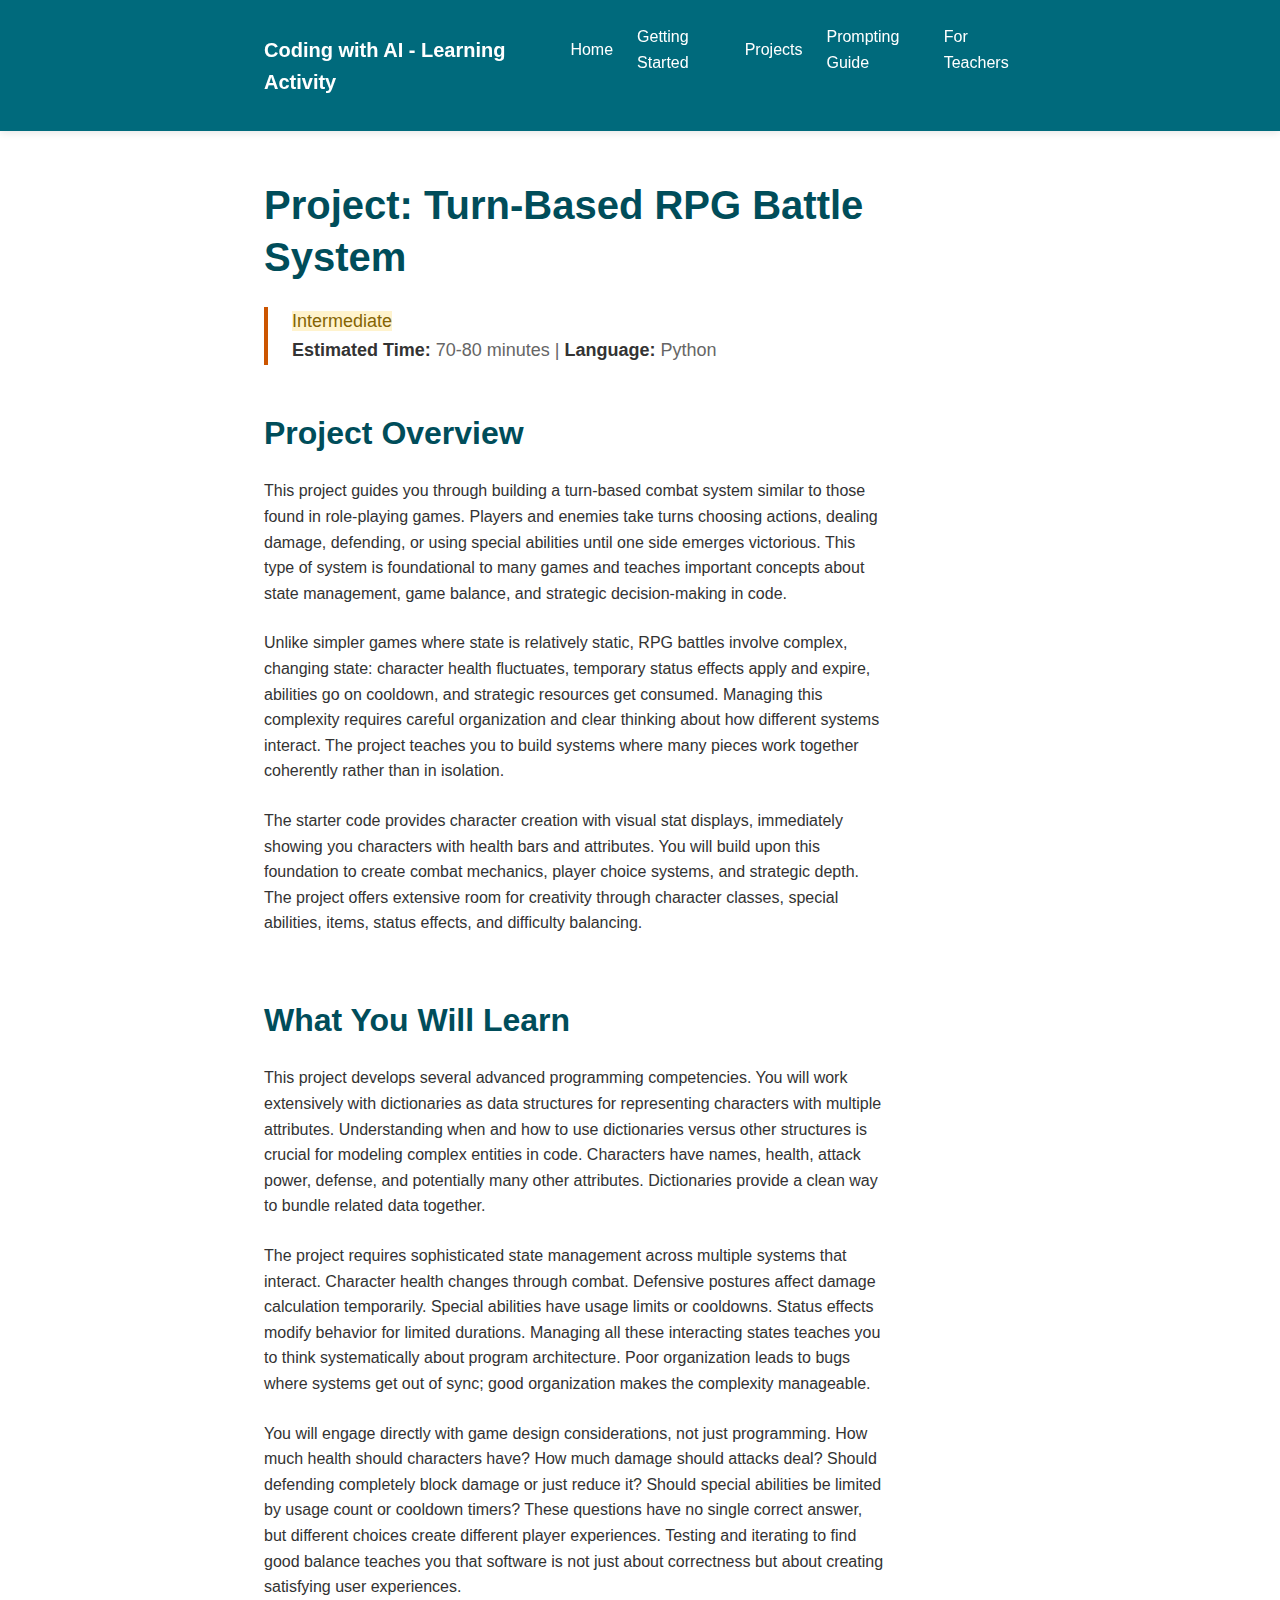
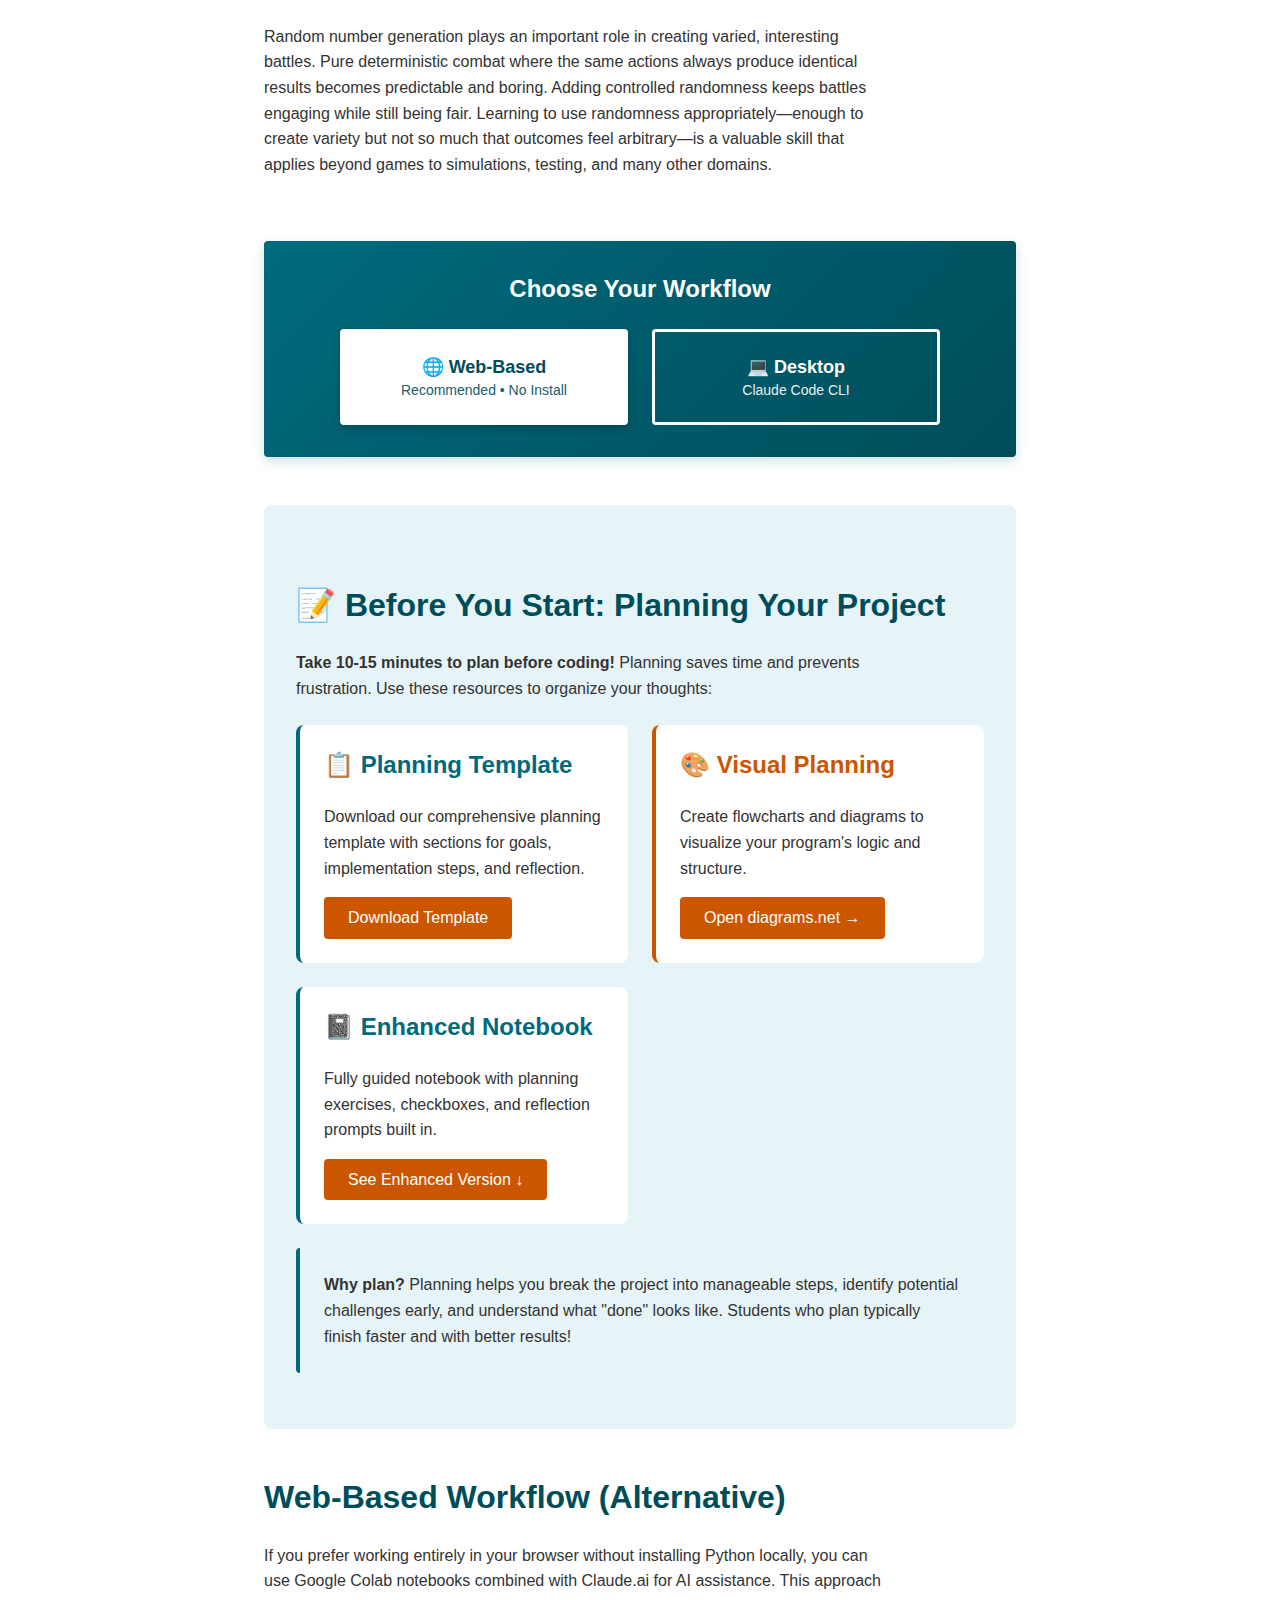
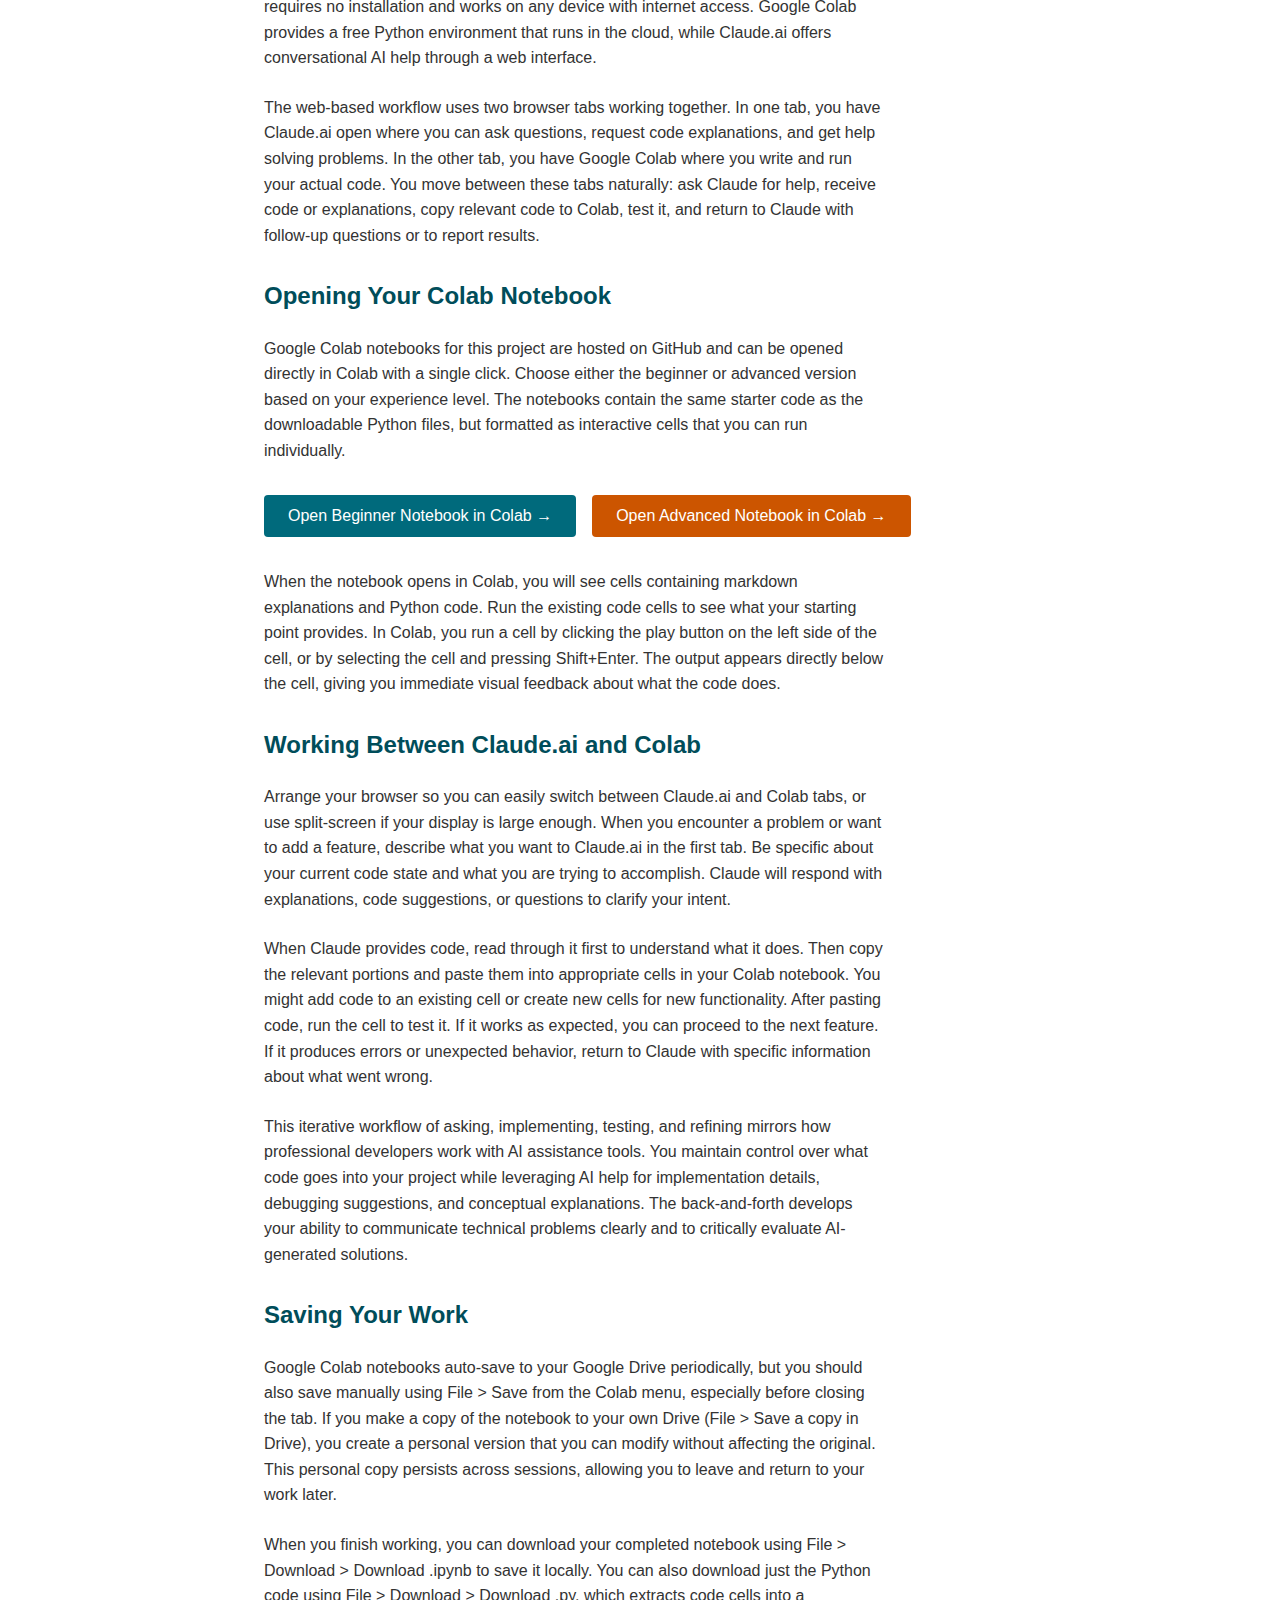
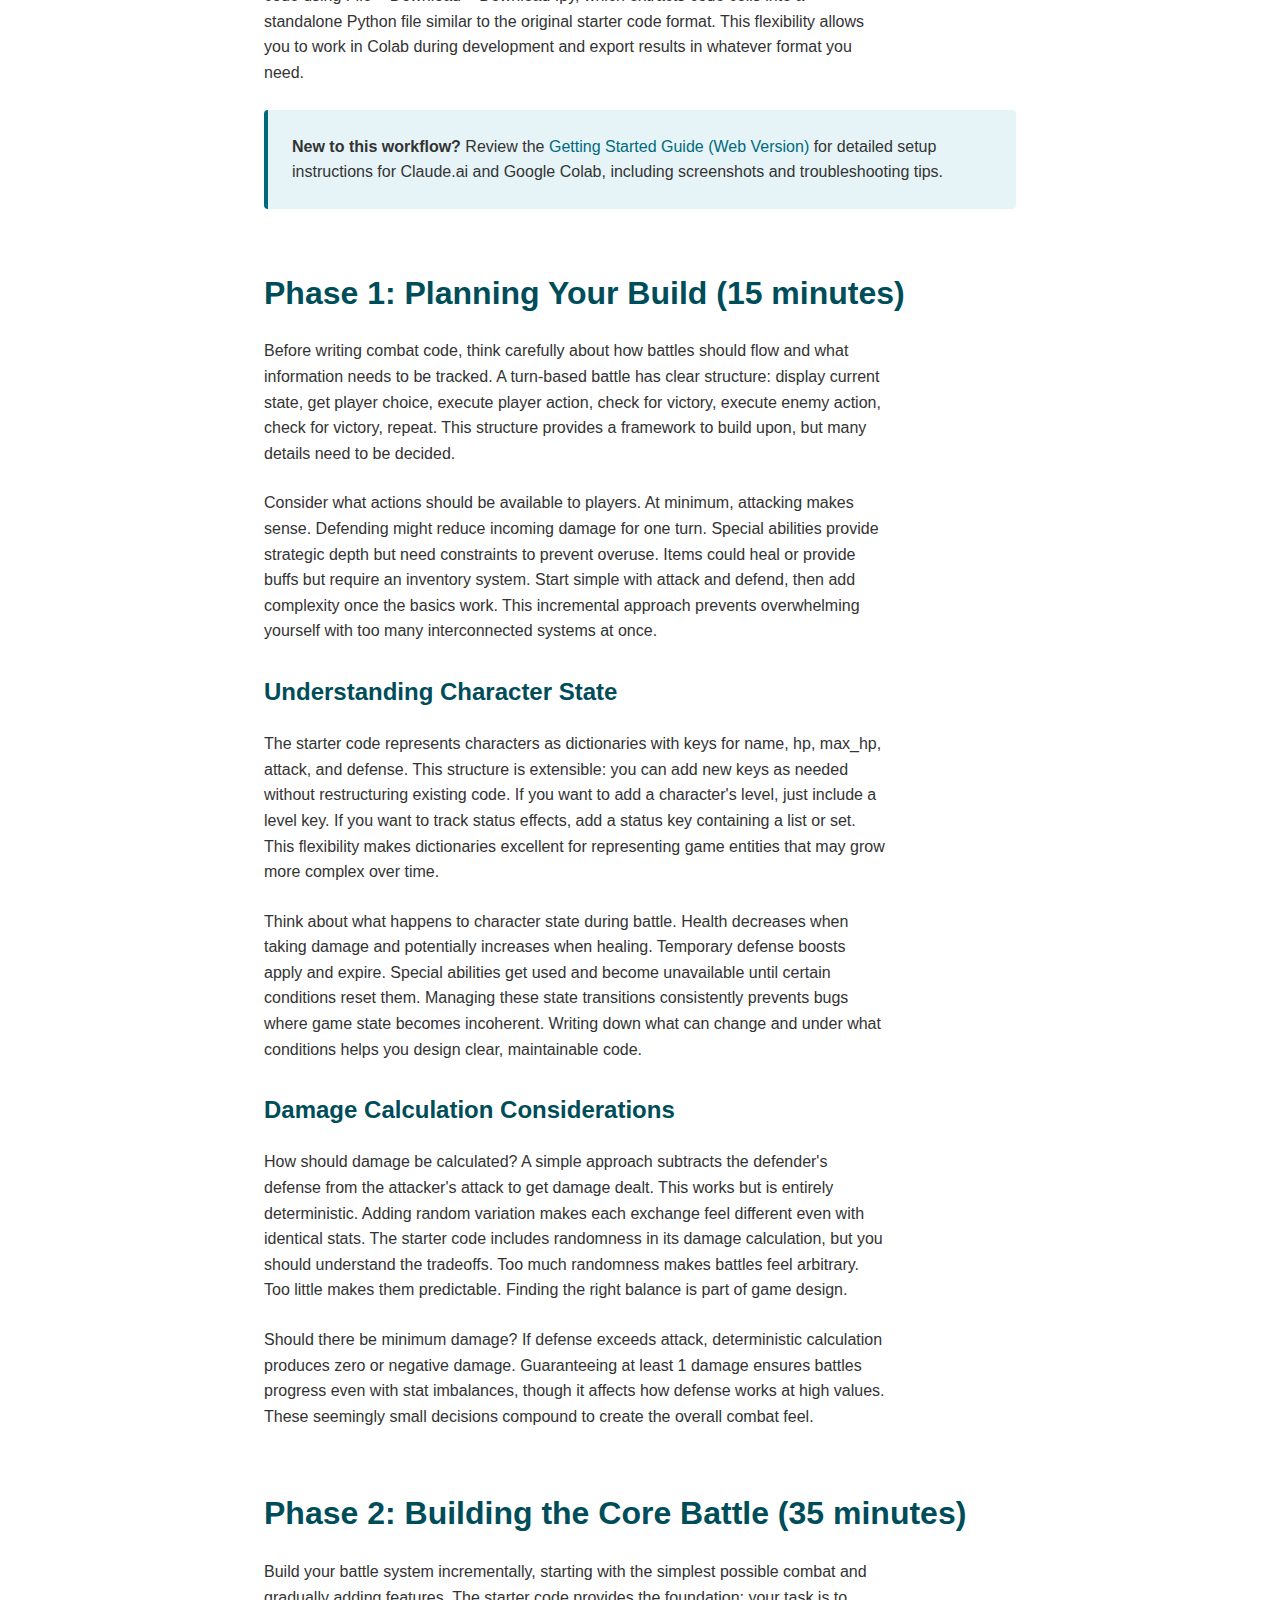
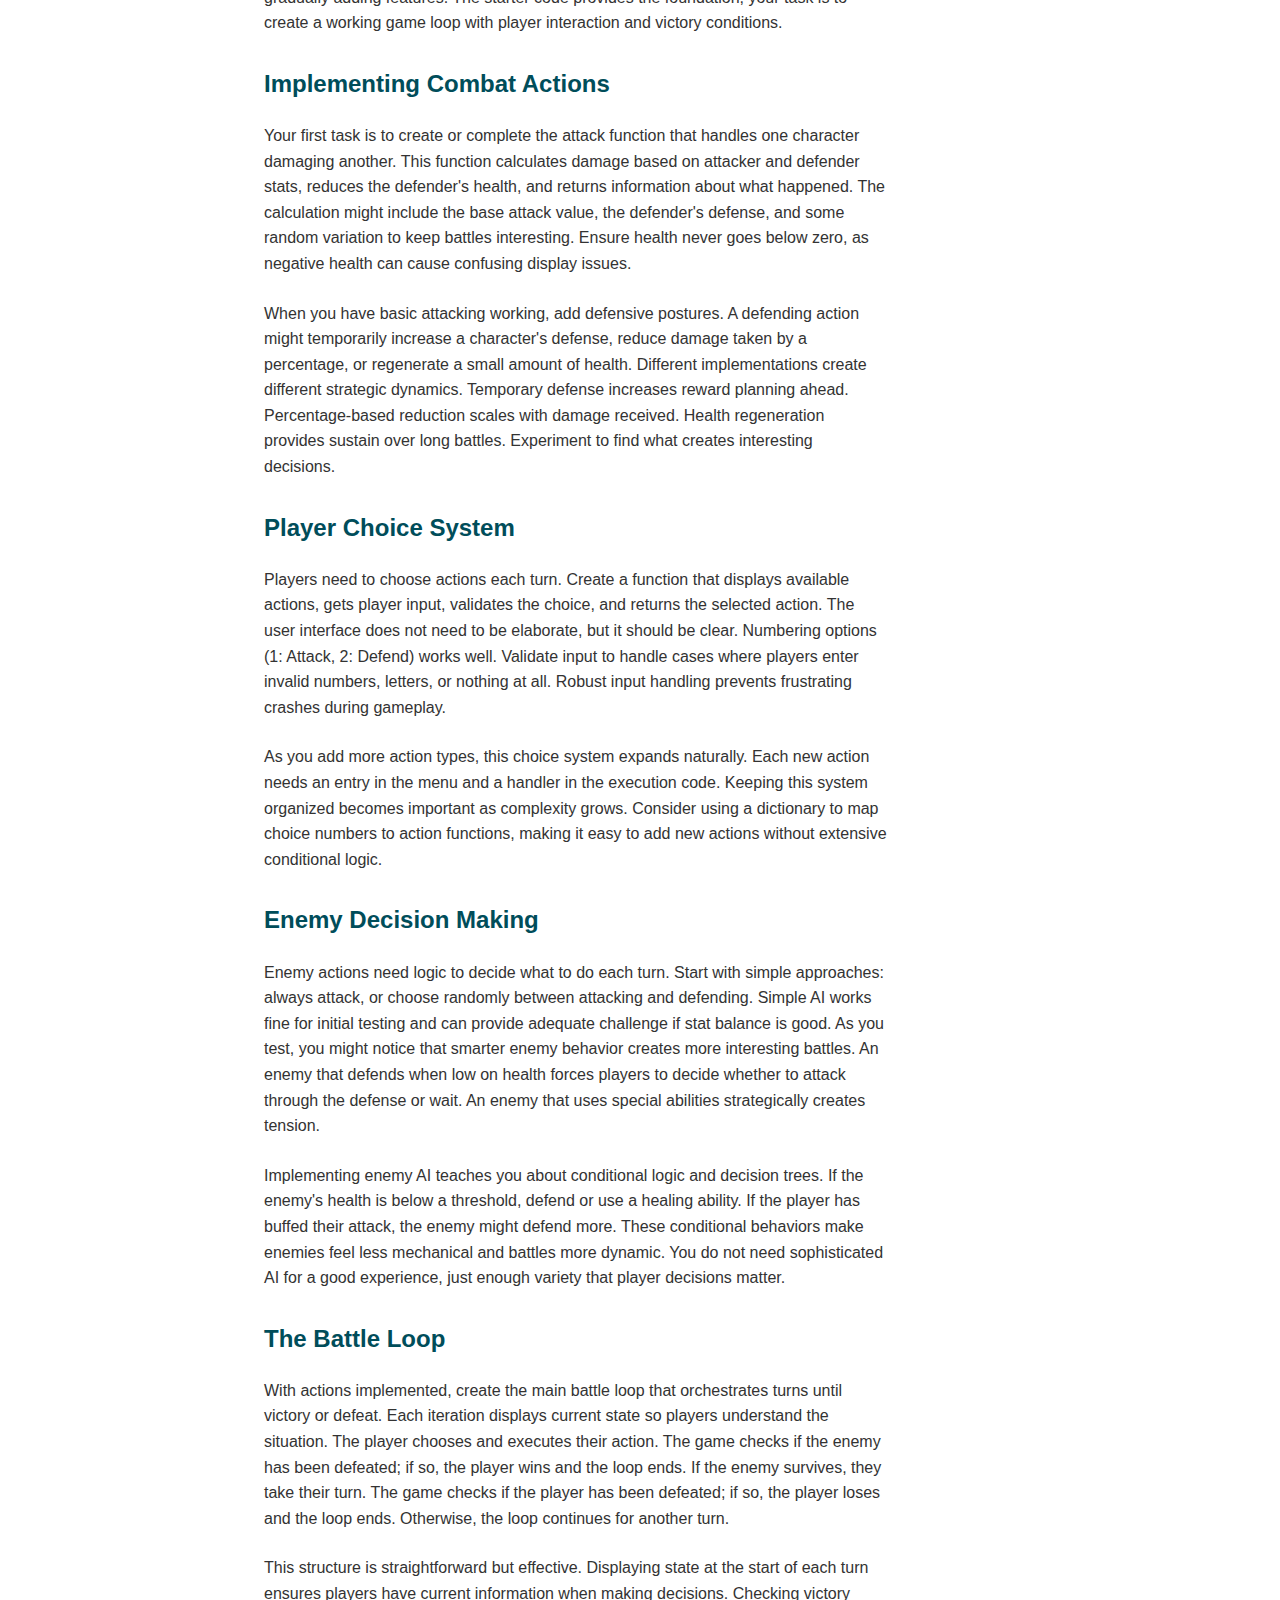
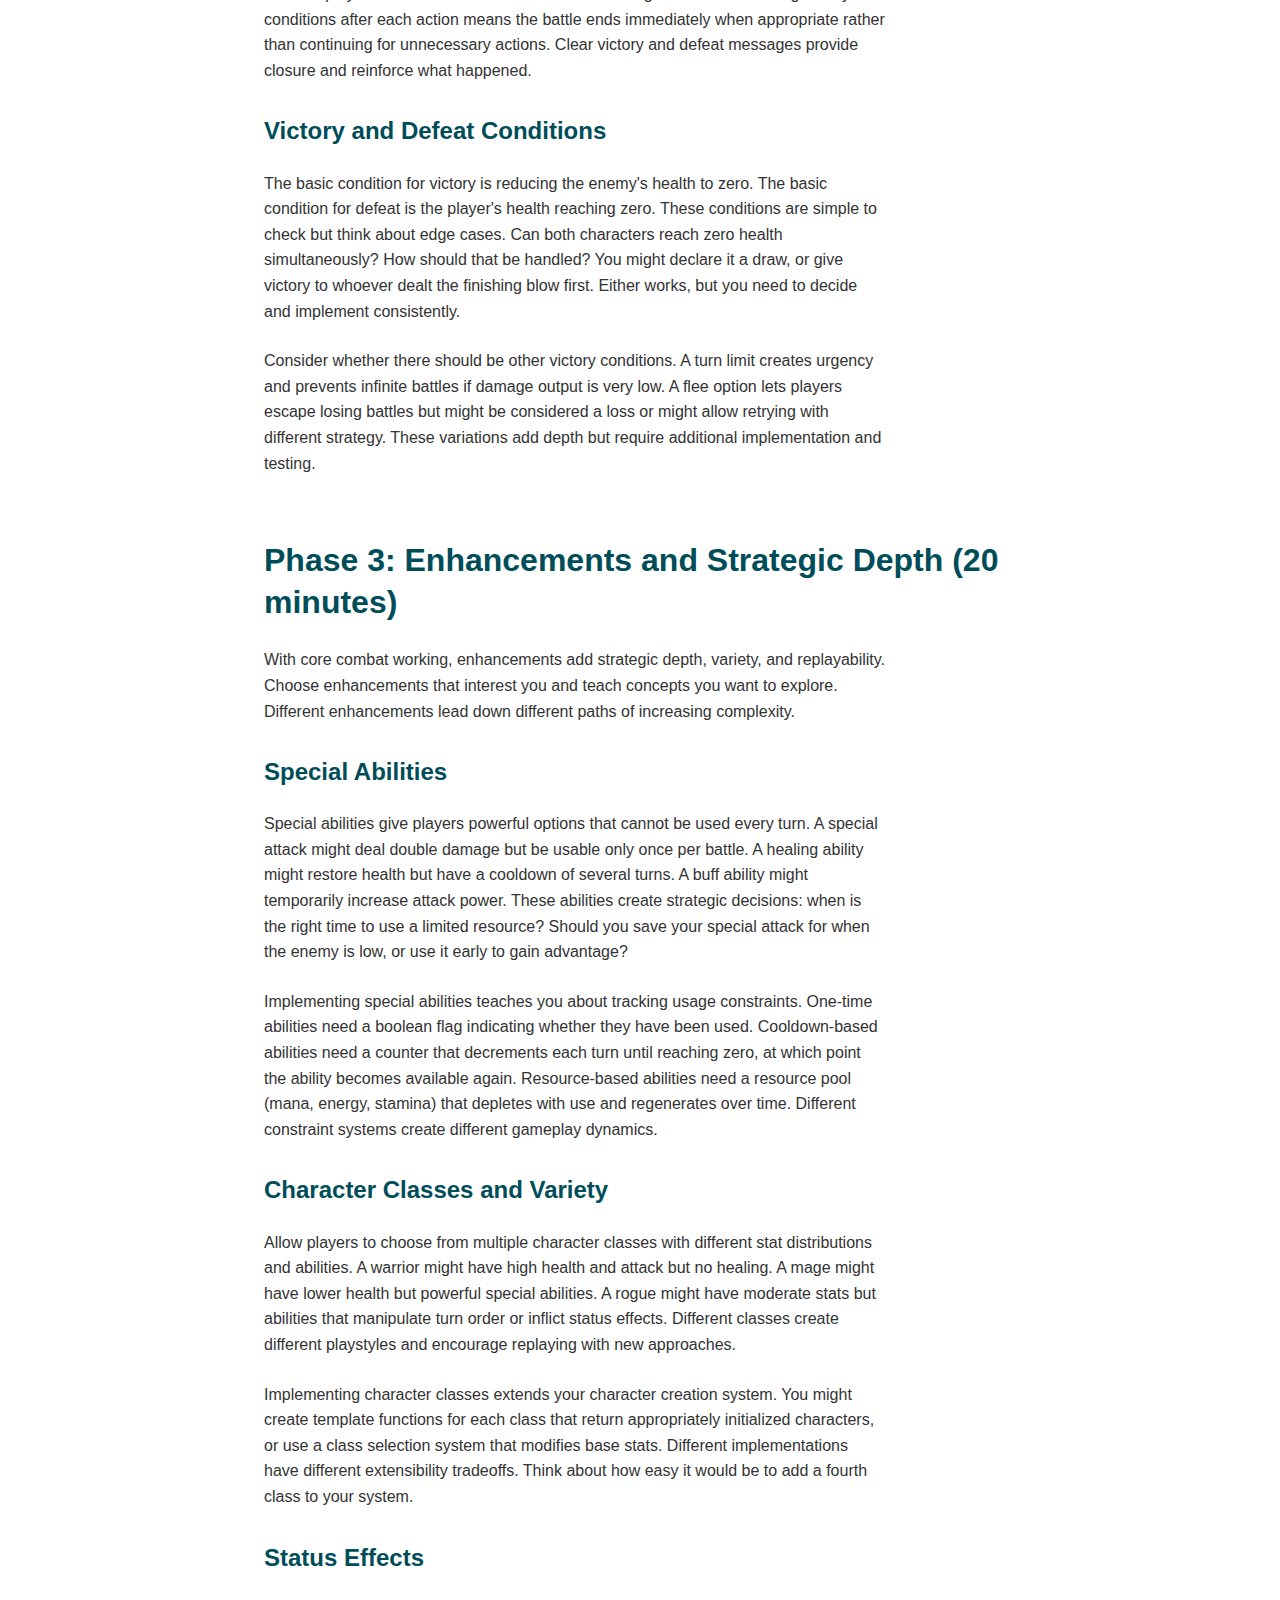
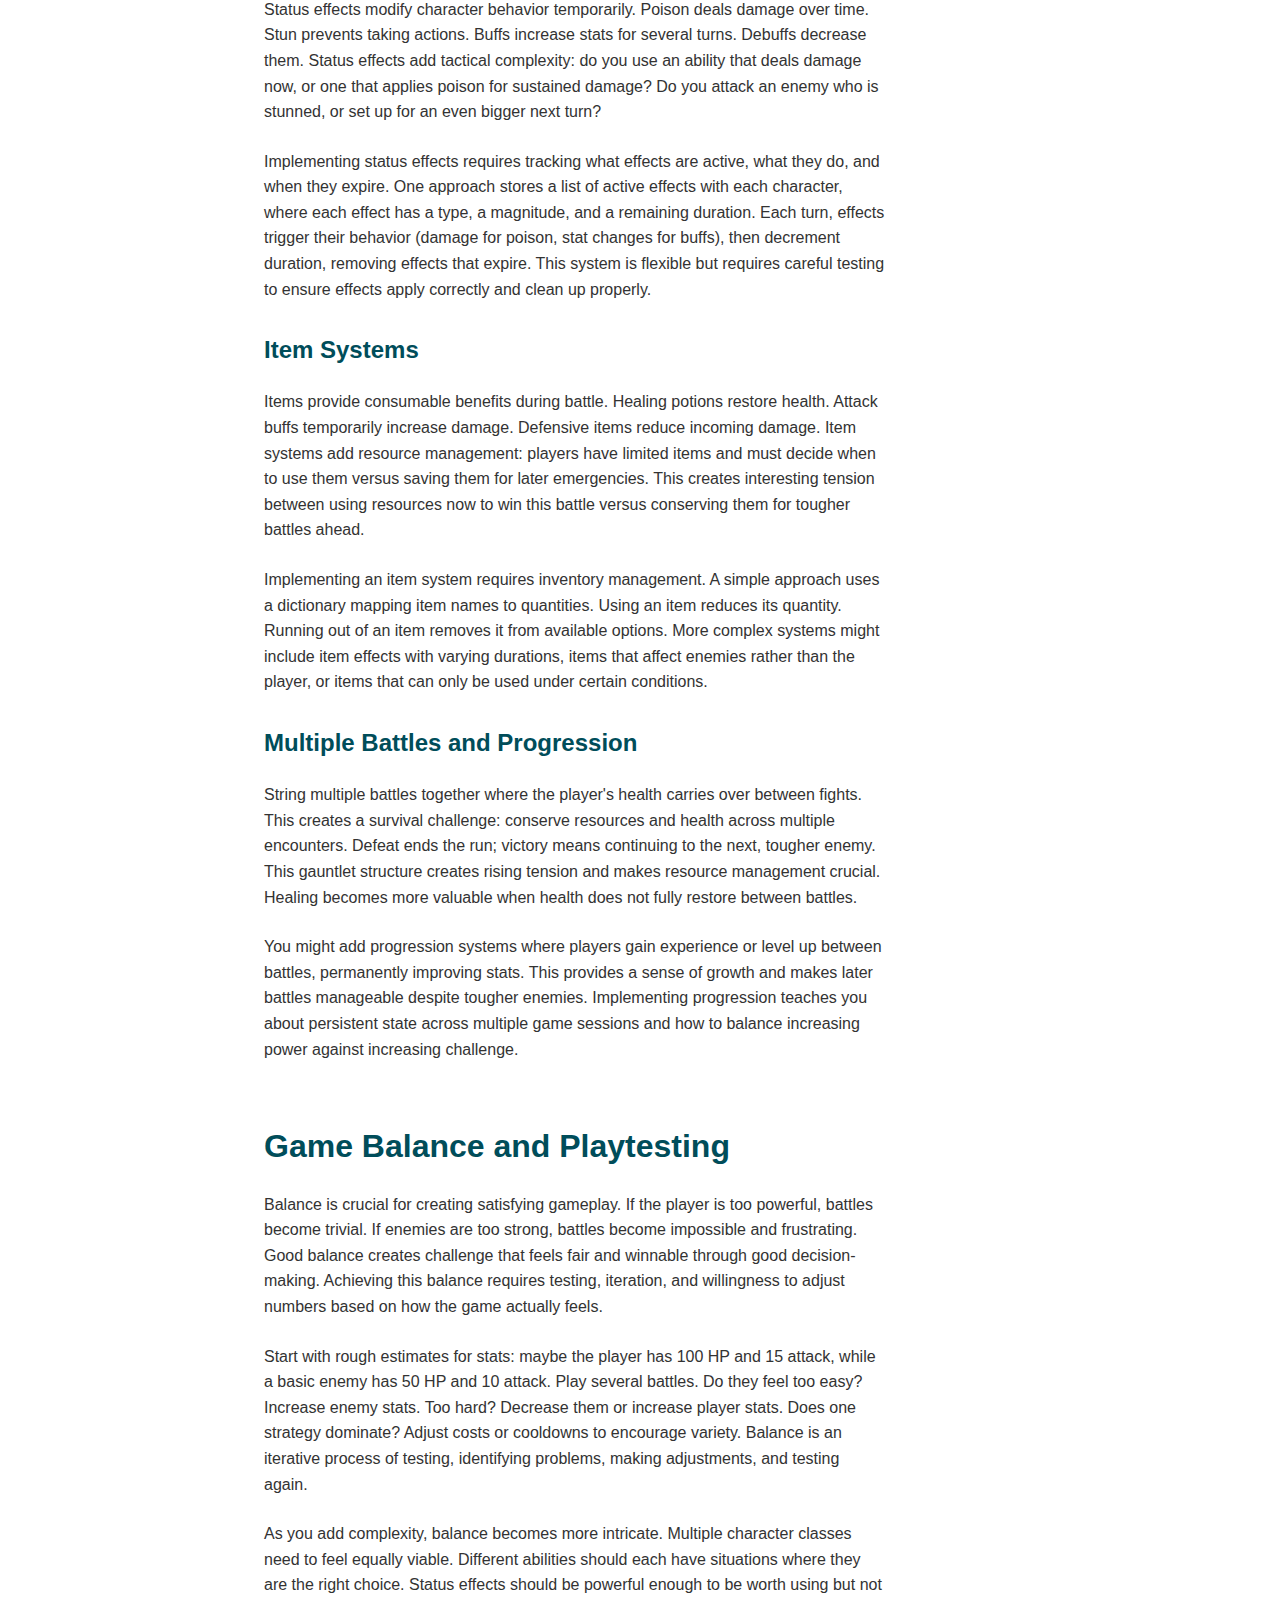
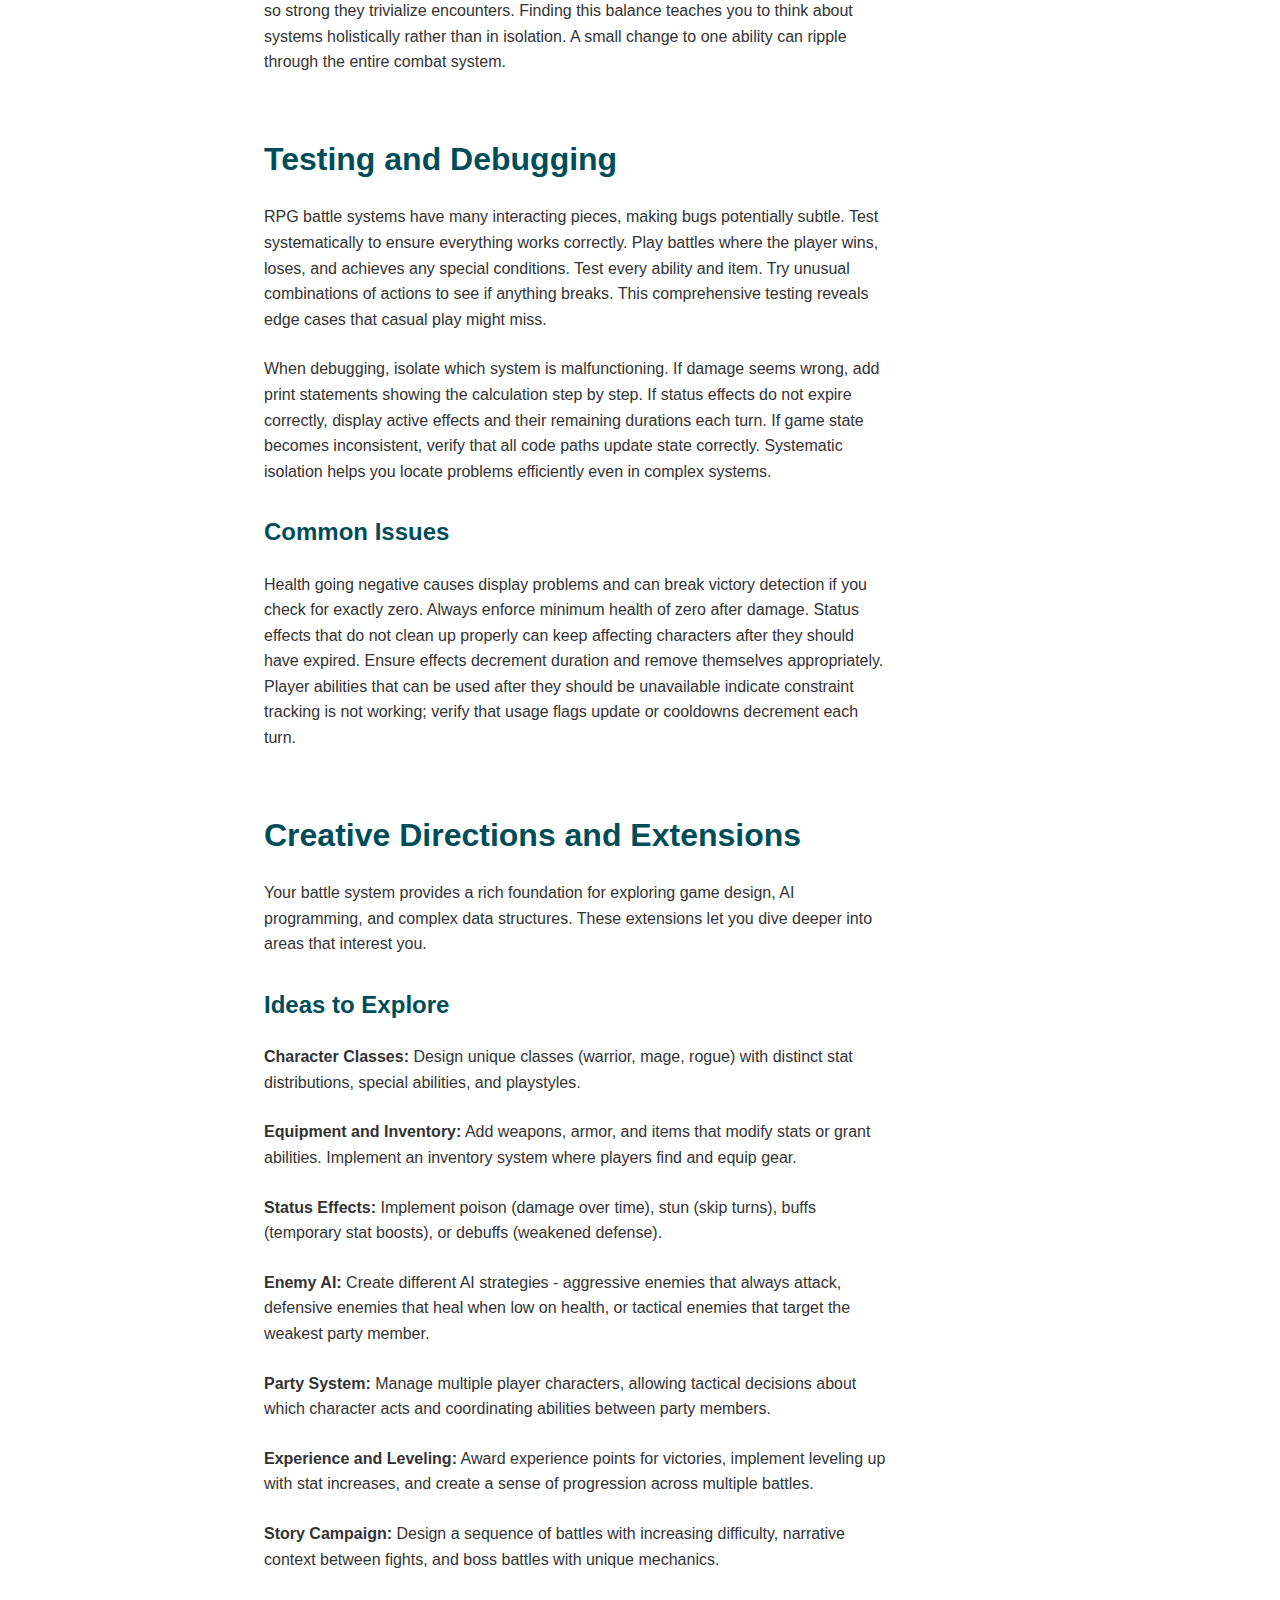
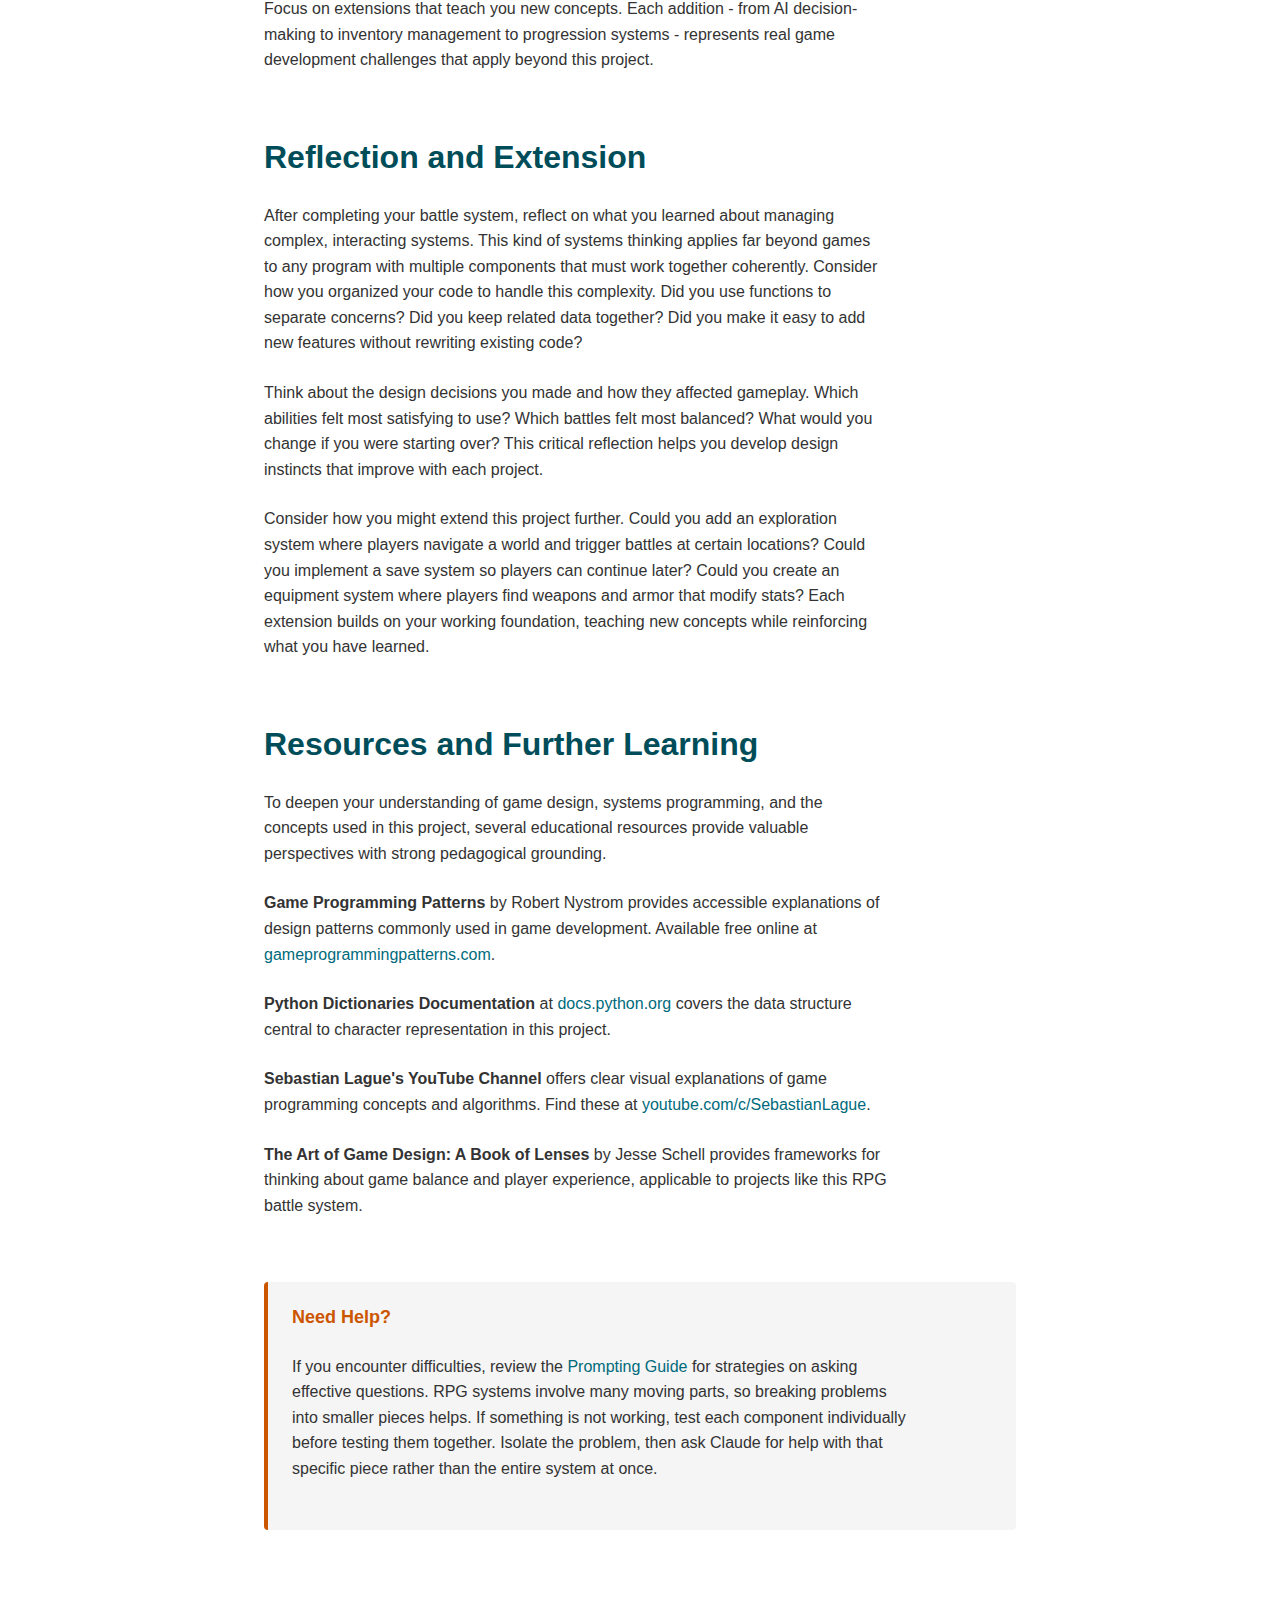
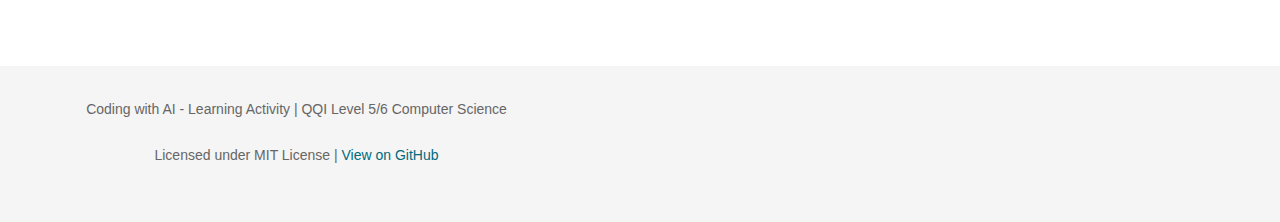
<file: projects/rpg-battle.html>
<!DOCTYPE html>
<html lang="en">
<head>
    <meta charset="UTF-8">
    <meta name="viewport" content="width=device-width, initial-scale=1.0">
    <title>RPG Battle Project - Coding with AI</title>
    <link rel="stylesheet" href="../css/main.css">
</head>
<body>
    <nav>
        <div class="nav-container">
            <a href="../index.html" class="site-title">Coding with AI - Learning Activity</a>
            <ul>
                <li><a href="../index.html">Home</a></li>
                <li><a href="getting-started.html">Getting Started</a></li>
                <li><a href="../projects.html">Projects</a></li>
                <li><a href="../prompting-guide.html">Prompting Guide</a></li>
                <li><a href="../for-teachers.html">For Teachers</a></li>
            </ul>
        </div>
    </nav>

    <main>
        <h1>Project: Turn-Based RPG Battle System</h1>

        <div class="intro">
            <span class="difficulty intermediate">Intermediate</span>
            <p><strong>Estimated Time:</strong> 70-80 minutes | <strong>Language:</strong> Python</p>
        </div>

        <section>
            <h2>Project Overview</h2>
            <p>
                This project guides you through building a turn-based combat system similar to those found in role-playing games. Players and enemies take turns choosing actions, dealing damage, defending, or using special abilities until one side emerges victorious. This type of system is foundational to many games and teaches important concepts about state management, game balance, and strategic decision-making in code.
            </p>

            <p>
                Unlike simpler games where state is relatively static, RPG battles involve complex, changing state: character health fluctuates, temporary status effects apply and expire, abilities go on cooldown, and strategic resources get consumed. Managing this complexity requires careful organization and clear thinking about how different systems interact. The project teaches you to build systems where many pieces work together coherently rather than in isolation.
            </p>

            <p>
                The starter code provides character creation with visual stat displays, immediately showing you characters with health bars and attributes. You will build upon this foundation to create combat mechanics, player choice systems, and strategic depth. The project offers extensive room for creativity through character classes, special abilities, items, status effects, and difficulty balancing.
            </p>
        </section>

        <section>
            <h2>What You Will Learn</h2>
            <p>
                This project develops several advanced programming competencies. You will work extensively with dictionaries as data structures for representing characters with multiple attributes. Understanding when and how to use dictionaries versus other structures is crucial for modeling complex entities in code. Characters have names, health, attack power, defense, and potentially many other attributes. Dictionaries provide a clean way to bundle related data together.
            </p>

            <p>
                The project requires sophisticated state management across multiple systems that interact. Character health changes through combat. Defensive postures affect damage calculation temporarily. Special abilities have usage limits or cooldowns. Status effects modify behavior for limited durations. Managing all these interacting states teaches you to think systematically about program architecture. Poor organization leads to bugs where systems get out of sync; good organization makes the complexity manageable.
            </p>

            <p>
                You will engage directly with game design considerations, not just programming. How much health should characters have? How much damage should attacks deal? Should defending completely block damage or just reduce it? Should special abilities be limited by usage count or cooldown timers? These questions have no single correct answer, but different choices create different player experiences. Testing and iterating to find good balance teaches you that software is not just about correctness but about creating satisfying user experiences.
            </p>

            <p>
                Random number generation plays an important role in creating varied, interesting battles. Pure deterministic combat where the same actions always produce identical results becomes predictable and boring. Adding controlled randomness keeps battles engaging while still being fair. Learning to use randomness appropriately—enough to create variety but not so much that outcomes feel arbitrary—is a valuable skill that applies beyond games to simulations, testing, and many other domains.
            </p>
        </section>
        <!-- Version Selector -->
        <div class="version-selector">
            <h2>Choose Your Workflow</h2>
            <div class="version-toggle-buttons">
                <button class="version-btn active" onclick="showVersion('web')" id="web-btn">
                    🌐 Web-Based
                    <span class="btn-label">Recommended • No Install</span>
                </button>
                <button class="version-btn" onclick="showVersion('desktop')" id="desktop-btn">
                    💻 Desktop
                    <span class="btn-label">Claude Code CLI</span>
                </button>
            </div>
        </div>


        <!-- Planning Resources Section -->
        <section style="background: #e6f4f7; padding: 2rem; border-radius: 8px; margin: 2rem 0;">
            <h2>📝 Before You Start: Planning Your Project</h2>
            <p>
                <strong>Take 10-15 minutes to plan before coding!</strong> Planning saves time and prevents frustration. Use these resources to organize your thoughts:
            </p>

            <div style="display: grid; grid-template-columns: repeat(auto-fit, minmax(250px, 1fr)); gap: 1.5rem; margin: 1.5rem 0;">
                <div style="background: white; padding: 1.5rem; border-radius: 8px; border-left: 4px solid #006A7C;">
                    <h3 style="margin-top: 0; color: #006A7C;">📋 Planning Template</h3>
                    <p style="margin-bottom: 1rem;">Download our comprehensive planning template with sections for goals, implementation steps, and reflection.</p>
                    <a href="../PROJECT_PLANNING.md" class="btn btn-secondary" download>Download Template</a>
                </div>

                <div style="background: white; padding: 1.5rem; border-radius: 8px; border-left: 4px solid #CC5500;">
                    <h3 style="margin-top: 0; color: #CC5500;">🎨 Visual Planning</h3>
                    <p style="margin-bottom: 1rem;">Create flowcharts and diagrams to visualize your program's logic and structure.</p>
                    <a href="https://app.diagrams.net/" class="btn btn-secondary" target="_blank">Open diagrams.net →</a>
                </div>

                <div style="background: white; padding: 1.5rem; border-radius: 8px; border-left: 4px solid #006A7C;">
                    <h3 style="margin-top: 0; color: #006A7C;">📓 Enhanced Notebook</h3>
                    <p style="margin-bottom: 1rem;">Fully guided notebook with planning exercises, checkboxes, and reflection prompts built in.</p>
                    <a href="#enhanced-notebook" class="btn btn-secondary">See Enhanced Version ↓</a>
                </div>
            </div>

            <div class="note" style="margin-top: 1.5rem;">
                <strong>Why plan?</strong> Planning helps you break the project into manageable steps, identify potential challenges early, and understand what "done" looks like. Students who plan typically finish faster and with better results!
            </div>
        </section>


        <div id="desktop-content" class="version-content">
        <section>
            <h2>Getting the Starter Code</h2>
            <p>
                Two versions of starter code provide different starting points based on your experience level. The beginner version includes character creation and stat display with visual health bars, giving you immediate visual feedback about character state. The advanced version additionally includes a working attack function with damage calculation, allowing you to focus more on battle flow and strategic elements.
            </p>

            <p>
                Download the appropriate starter code and run it immediately to see what foundation you are building upon. Both versions demonstrate the character display system, showing you how stats are represented and visualized. Understanding this display system is important because it is how players perceive game state.
            </p>

            <div style="display: flex; gap: 1rem; margin: 2rem 0;">
                <a href="../starter-code/rpg_beginner.py" download class="btn">Download Beginner Starter</a>
                <a href="../starter-code/rpg_advanced.py" download class="btn btn-secondary">Download Advanced Starter</a>
            </div>

            <div class="note">
                <strong>First Step:</strong> After downloading, run <code>python rpg_beginner.py</code> (or <code>rpg_advanced.py</code>). The demonstration shows you character creation and stat display. Pay attention to how the health bar visualizes HP percentage and how character attributes are stored in the dictionary structure.
            </div>
        </section>
        </div>

        <div id="web-content" class="version-content active">

        <section>
            <h2>Web-Based Workflow (Alternative)</h2>
            <p>
                If you prefer working entirely in your browser without installing Python locally, you can use Google Colab notebooks combined with Claude.ai for AI assistance. This approach requires no installation and works on any device with internet access. Google Colab provides a free Python environment that runs in the cloud, while Claude.ai offers conversational AI help through a web interface.
            </p>

            <p>
                The web-based workflow uses two browser tabs working together. In one tab, you have Claude.ai open where you can ask questions, request code explanations, and get help solving problems. In the other tab, you have Google Colab where you write and run your actual code. You move between these tabs naturally: ask Claude for help, receive code or explanations, copy relevant code to Colab, test it, and return to Claude with follow-up questions or to report results.
            </p>

            <h3>Opening Your Colab Notebook</h3>
            <p>
                Google Colab notebooks for this project are hosted on GitHub and can be opened directly in Colab with a single click. Choose either the beginner or advanced version based on your experience level. The notebooks contain the same starter code as the downloadable Python files, but formatted as interactive cells that you can run individually.
            </p>

            <div style="display: flex; gap: 1rem; margin: 2rem 0; flex-wrap: wrap;">
                <a href="https://colab.research.google.com/github/deweydex/2plus1Coding/blob/main/colab-notebooks/rpg_beginner.ipynb" class="btn" target="_blank">
                    Open Beginner Notebook in Colab →
                </a>
                <a href="https://colab.research.google.com/github/deweydex/2plus1Coding/blob/main/colab-notebooks/rpg_advanced.ipynb" class="btn btn-secondary" target="_blank">
                    Open Advanced Notebook in Colab →
                </a>
            </div>

            <p>
                When the notebook opens in Colab, you will see cells containing markdown explanations and Python code. Run the existing code cells to see what your starting point provides. In Colab, you run a cell by clicking the play button on the left side of the cell, or by selecting the cell and pressing Shift+Enter. The output appears directly below the cell, giving you immediate visual feedback about what the code does.
            </p>

            <h3>Working Between Claude.ai and Colab</h3>
            <p>
                Arrange your browser so you can easily switch between Claude.ai and Colab tabs, or use split-screen if your display is large enough. When you encounter a problem or want to add a feature, describe what you want to Claude.ai in the first tab. Be specific about your current code state and what you are trying to accomplish. Claude will respond with explanations, code suggestions, or questions to clarify your intent.
            </p>

            <p>
                When Claude provides code, read through it first to understand what it does. Then copy the relevant portions and paste them into appropriate cells in your Colab notebook. You might add code to an existing cell or create new cells for new functionality. After pasting code, run the cell to test it. If it works as expected, you can proceed to the next feature. If it produces errors or unexpected behavior, return to Claude with specific information about what went wrong.
            </p>

            <p>
                This iterative workflow of asking, implementing, testing, and refining mirrors how professional developers work with AI assistance tools. You maintain control over what code goes into your project while leveraging AI help for implementation details, debugging suggestions, and conceptual explanations. The back-and-forth develops your ability to communicate technical problems clearly and to critically evaluate AI-generated solutions.
            </p>

            <h3>Saving Your Work</h3>
            <p>
                Google Colab notebooks auto-save to your Google Drive periodically, but you should also save manually using File > Save from the Colab menu, especially before closing the tab. If you make a copy of the notebook to your own Drive (File > Save a copy in Drive), you create a personal version that you can modify without affecting the original. This personal copy persists across sessions, allowing you to leave and return to your work later.
            </p>

            <p>
                When you finish working, you can download your completed notebook using File > Download > Download .ipynb to save it locally. You can also download just the Python code using File > Download > Download .py, which extracts code cells into a standalone Python file similar to the original starter code format. This flexibility allows you to work in Colab during development and export results in whatever format you need.
            </p>

            <div class="note">
                <strong>New to this workflow?</strong> Review the <a href="../getting-started.html">Getting Started Guide (Web Version)</a> for detailed setup instructions for Claude.ai and Google Colab, including screenshots and troubleshooting tips.
            </div>
        </section>

                </div>
<section>
            <h2>Phase 1: Planning Your Build (15 minutes)</h2>
            <p>
                Before writing combat code, think carefully about how battles should flow and what information needs to be tracked. A turn-based battle has clear structure: display current state, get player choice, execute player action, check for victory, execute enemy action, check for victory, repeat. This structure provides a framework to build upon, but many details need to be decided.
            </p>

            <p>
                Consider what actions should be available to players. At minimum, attacking makes sense. Defending might reduce incoming damage for one turn. Special abilities provide strategic depth but need constraints to prevent overuse. Items could heal or provide buffs but require an inventory system. Start simple with attack and defend, then add complexity once the basics work. This incremental approach prevents overwhelming yourself with too many interconnected systems at once.
            </p>

            <h3>Understanding Character State</h3>
            <p>
                The starter code represents characters as dictionaries with keys for name, hp, max_hp, attack, and defense. This structure is extensible: you can add new keys as needed without restructuring existing code. If you want to add a character's level, just include a level key. If you want to track status effects, add a status key containing a list or set. This flexibility makes dictionaries excellent for representing game entities that may grow more complex over time.
            </p>

            <p>
                Think about what happens to character state during battle. Health decreases when taking damage and potentially increases when healing. Temporary defense boosts apply and expire. Special abilities get used and become unavailable until certain conditions reset them. Managing these state transitions consistently prevents bugs where game state becomes incoherent. Writing down what can change and under what conditions helps you design clear, maintainable code.
            </p>

            <h3>Damage Calculation Considerations</h3>
            <p>
                How should damage be calculated? A simple approach subtracts the defender's defense from the attacker's attack to get damage dealt. This works but is entirely deterministic. Adding random variation makes each exchange feel different even with identical stats. The starter code includes randomness in its damage calculation, but you should understand the tradeoffs. Too much randomness makes battles feel arbitrary. Too little makes them predictable. Finding the right balance is part of game design.
            </p>

            <p>
                Should there be minimum damage? If defense exceeds attack, deterministic calculation produces zero or negative damage. Guaranteeing at least 1 damage ensures battles progress even with stat imbalances, though it affects how defense works at high values. These seemingly small decisions compound to create the overall combat feel.
            </p>
        </section>

        <section>
            <h2>Phase 2: Building the Core Battle (35 minutes)</h2>
            <p>
                Build your battle system incrementally, starting with the simplest possible combat and gradually adding features. The starter code provides the foundation; your task is to create a working game loop with player interaction and victory conditions.
            </p>

            <h3>Implementing Combat Actions</h3>
            <p>
                Your first task is to create or complete the attack function that handles one character damaging another. This function calculates damage based on attacker and defender stats, reduces the defender's health, and returns information about what happened. The calculation might include the base attack value, the defender's defense, and some random variation to keep battles interesting. Ensure health never goes below zero, as negative health can cause confusing display issues.
            </p>

            <p>
                When you have basic attacking working, add defensive postures. A defending action might temporarily increase a character's defense, reduce damage taken by a percentage, or regenerate a small amount of health. Different implementations create different strategic dynamics. Temporary defense increases reward planning ahead. Percentage-based reduction scales with damage received. Health regeneration provides sustain over long battles. Experiment to find what creates interesting decisions.
            </p>

            <h3>Player Choice System</h3>
            <p>
                Players need to choose actions each turn. Create a function that displays available actions, gets player input, validates the choice, and returns the selected action. The user interface does not need to be elaborate, but it should be clear. Numbering options (1: Attack, 2: Defend) works well. Validate input to handle cases where players enter invalid numbers, letters, or nothing at all. Robust input handling prevents frustrating crashes during gameplay.
            </p>

            <p>
                As you add more action types, this choice system expands naturally. Each new action needs an entry in the menu and a handler in the execution code. Keeping this system organized becomes important as complexity grows. Consider using a dictionary to map choice numbers to action functions, making it easy to add new actions without extensive conditional logic.
            </p>

            <h3>Enemy Decision Making</h3>
            <p>
                Enemy actions need logic to decide what to do each turn. Start with simple approaches: always attack, or choose randomly between attacking and defending. Simple AI works fine for initial testing and can provide adequate challenge if stat balance is good. As you test, you might notice that smarter enemy behavior creates more interesting battles. An enemy that defends when low on health forces players to decide whether to attack through the defense or wait. An enemy that uses special abilities strategically creates tension.
            </p>

            <p>
                Implementing enemy AI teaches you about conditional logic and decision trees. If the enemy's health is below a threshold, defend or use a healing ability. If the player has buffed their attack, the enemy might defend more. These conditional behaviors make enemies feel less mechanical and battles more dynamic. You do not need sophisticated AI for a good experience, just enough variety that player decisions matter.
            </p>

            <h3>The Battle Loop</h3>
            <p>
                With actions implemented, create the main battle loop that orchestrates turns until victory or defeat. Each iteration displays current state so players understand the situation. The player chooses and executes their action. The game checks if the enemy has been defeated; if so, the player wins and the loop ends. If the enemy survives, they take their turn. The game checks if the player has been defeated; if so, the player loses and the loop ends. Otherwise, the loop continues for another turn.
            </p>

            <p>
                This structure is straightforward but effective. Displaying state at the start of each turn ensures players have current information when making decisions. Checking victory conditions after each action means the battle ends immediately when appropriate rather than continuing for unnecessary actions. Clear victory and defeat messages provide closure and reinforce what happened.
            </p>

            <h3>Victory and Defeat Conditions</h3>
            <p>
                The basic condition for victory is reducing the enemy's health to zero. The basic condition for defeat is the player's health reaching zero. These conditions are simple to check but think about edge cases. Can both characters reach zero health simultaneously? How should that be handled? You might declare it a draw, or give victory to whoever dealt the finishing blow first. Either works, but you need to decide and implement consistently.
            </p>

            <p>
                Consider whether there should be other victory conditions. A turn limit creates urgency and prevents infinite battles if damage output is very low. A flee option lets players escape losing battles but might be considered a loss or might allow retrying with different strategy. These variations add depth but require additional implementation and testing.
            </p>
        </section>

        <section>
            <h2>Phase 3: Enhancements and Strategic Depth (20 minutes)</h2>
            <p>
                With core combat working, enhancements add strategic depth, variety, and replayability. Choose enhancements that interest you and teach concepts you want to explore. Different enhancements lead down different paths of increasing complexity.
            </p>

            <h3>Special Abilities</h3>
            <p>
                Special abilities give players powerful options that cannot be used every turn. A special attack might deal double damage but be usable only once per battle. A healing ability might restore health but have a cooldown of several turns. A buff ability might temporarily increase attack power. These abilities create strategic decisions: when is the right time to use a limited resource? Should you save your special attack for when the enemy is low, or use it early to gain advantage?
            </p>

            <p>
                Implementing special abilities teaches you about tracking usage constraints. One-time abilities need a boolean flag indicating whether they have been used. Cooldown-based abilities need a counter that decrements each turn until reaching zero, at which point the ability becomes available again. Resource-based abilities need a resource pool (mana, energy, stamina) that depletes with use and regenerates over time. Different constraint systems create different gameplay dynamics.
            </p>

            <h3>Character Classes and Variety</h3>
            <p>
                Allow players to choose from multiple character classes with different stat distributions and abilities. A warrior might have high health and attack but no healing. A mage might have lower health but powerful special abilities. A rogue might have moderate stats but abilities that manipulate turn order or inflict status effects. Different classes create different playstyles and encourage replaying with new approaches.
            </p>

            <p>
                Implementing character classes extends your character creation system. You might create template functions for each class that return appropriately initialized characters, or use a class selection system that modifies base stats. Different implementations have different extensibility tradeoffs. Think about how easy it would be to add a fourth class to your system.
            </p>

            <h3>Status Effects</h3>
            <p>
                Status effects modify character behavior temporarily. Poison deals damage over time. Stun prevents taking actions. Buffs increase stats for several turns. Debuffs decrease them. Status effects add tactical complexity: do you use an ability that deals damage now, or one that applies poison for sustained damage? Do you attack an enemy who is stunned, or set up for an even bigger next turn?
            </p>

            <p>
                Implementing status effects requires tracking what effects are active, what they do, and when they expire. One approach stores a list of active effects with each character, where each effect has a type, a magnitude, and a remaining duration. Each turn, effects trigger their behavior (damage for poison, stat changes for buffs), then decrement duration, removing effects that expire. This system is flexible but requires careful testing to ensure effects apply correctly and clean up properly.
            </p>

            <h3>Item Systems</h3>
            <p>
                Items provide consumable benefits during battle. Healing potions restore health. Attack buffs temporarily increase damage. Defensive items reduce incoming damage. Item systems add resource management: players have limited items and must decide when to use them versus saving them for later emergencies. This creates interesting tension between using resources now to win this battle versus conserving them for tougher battles ahead.
            </p>

            <p>
                Implementing an item system requires inventory management. A simple approach uses a dictionary mapping item names to quantities. Using an item reduces its quantity. Running out of an item removes it from available options. More complex systems might include item effects with varying durations, items that affect enemies rather than the player, or items that can only be used under certain conditions.
            </p>

            <h3>Multiple Battles and Progression</h3>
            <p>
                String multiple battles together where the player's health carries over between fights. This creates a survival challenge: conserve resources and health across multiple encounters. Defeat ends the run; victory means continuing to the next, tougher enemy. This gauntlet structure creates rising tension and makes resource management crucial. Healing becomes more valuable when health does not fully restore between battles.
            </p>

            <p>
                You might add progression systems where players gain experience or level up between battles, permanently improving stats. This provides a sense of growth and makes later battles manageable despite tougher enemies. Implementing progression teaches you about persistent state across multiple game sessions and how to balance increasing power against increasing challenge.
            </p>
        </section>

        <section>
            <h2>Game Balance and Playtesting</h2>
            <p>
                Balance is crucial for creating satisfying gameplay. If the player is too powerful, battles become trivial. If enemies are too strong, battles become impossible and frustrating. Good balance creates challenge that feels fair and winnable through good decision-making. Achieving this balance requires testing, iteration, and willingness to adjust numbers based on how the game actually feels.
            </p>

            <p>
                Start with rough estimates for stats: maybe the player has 100 HP and 15 attack, while a basic enemy has 50 HP and 10 attack. Play several battles. Do they feel too easy? Increase enemy stats. Too hard? Decrease them or increase player stats. Does one strategy dominate? Adjust costs or cooldowns to encourage variety. Balance is an iterative process of testing, identifying problems, making adjustments, and testing again.
            </p>

            <p>
                As you add complexity, balance becomes more intricate. Multiple character classes need to feel equally viable. Different abilities should each have situations where they are the right choice. Status effects should be powerful enough to be worth using but not so strong they trivialize encounters. Finding this balance teaches you to think about systems holistically rather than in isolation. A small change to one ability can ripple through the entire combat system.
            </p>
        </section>

        <section>
            <h2>Testing and Debugging</h2>
            <p>
                RPG battle systems have many interacting pieces, making bugs potentially subtle. Test systematically to ensure everything works correctly. Play battles where the player wins, loses, and achieves any special conditions. Test every ability and item. Try unusual combinations of actions to see if anything breaks. This comprehensive testing reveals edge cases that casual play might miss.
            </p>

            <p>
                When debugging, isolate which system is malfunctioning. If damage seems wrong, add print statements showing the calculation step by step. If status effects do not expire correctly, display active effects and their remaining durations each turn. If game state becomes inconsistent, verify that all code paths update state correctly. Systematic isolation helps you locate problems efficiently even in complex systems.
            </p>

            <h3>Common Issues</h3>
            <p>
                Health going negative causes display problems and can break victory detection if you check for exactly zero. Always enforce minimum health of zero after damage. Status effects that do not clean up properly can keep affecting characters after they should have expired. Ensure effects decrement duration and remove themselves appropriately. Player abilities that can be used after they should be unavailable indicate constraint tracking is not working; verify that usage flags update or cooldowns decrement each turn.
            </p>
        </section>

        <section>
            <h2>Creative Directions and Extensions</h2>
            <p>
                Your battle system provides a rich foundation for exploring game design, AI programming, and complex data structures. These extensions let you dive deeper into areas that interest you.
            </p>

            <h3>Ideas to Explore</h3>
            <p>
                <strong>Character Classes:</strong> Design unique classes (warrior, mage, rogue) with distinct stat distributions, special abilities, and playstyles.
            </p>

            <p>
                <strong>Equipment and Inventory:</strong> Add weapons, armor, and items that modify stats or grant abilities. Implement an inventory system where players find and equip gear.
            </p>

            <p>
                <strong>Status Effects:</strong> Implement poison (damage over time), stun (skip turns), buffs (temporary stat boosts), or debuffs (weakened defense).
            </p>

            <p>
                <strong>Enemy AI:</strong> Create different AI strategies - aggressive enemies that always attack, defensive enemies that heal when low on health, or tactical enemies that target the weakest party member.
            </p>

            <p>
                <strong>Party System:</strong> Manage multiple player characters, allowing tactical decisions about which character acts and coordinating abilities between party members.
            </p>

            <p>
                <strong>Experience and Leveling:</strong> Award experience points for victories, implement leveling up with stat increases, and create a sense of progression across multiple battles.
            </p>

            <p>
                <strong>Story Campaign:</strong> Design a sequence of battles with increasing difficulty, narrative context between fights, and boss battles with unique mechanics.
            </p>

            <p>
                Focus on extensions that teach you new concepts. Each addition - from AI decision-making to inventory management to progression systems - represents real game development challenges that apply beyond this project.
            </p>
        </section>

        <section>
            <h2>Reflection and Extension</h2>
            <p>
                After completing your battle system, reflect on what you learned about managing complex, interacting systems. This kind of systems thinking applies far beyond games to any program with multiple components that must work together coherently. Consider how you organized your code to handle this complexity. Did you use functions to separate concerns? Did you keep related data together? Did you make it easy to add new features without rewriting existing code?
            </p>

            <p>
                Think about the design decisions you made and how they affected gameplay. Which abilities felt most satisfying to use? Which battles felt most balanced? What would you change if you were starting over? This critical reflection helps you develop design instincts that improve with each project.
            </p>

            <p>
                Consider how you might extend this project further. Could you add an exploration system where players navigate a world and trigger battles at certain locations? Could you implement a save system so players can continue later? Could you create an equipment system where players find weapons and armor that modify stats? Each extension builds on your working foundation, teaching new concepts while reinforcing what you have learned.
            </p>
        </section>

        <section>
            <h2>Resources and Further Learning</h2>
            <p>
                To deepen your understanding of game design, systems programming, and the concepts used in this project, several educational resources provide valuable perspectives with strong pedagogical grounding.
            </p>

            <p>
                <strong>Game Programming Patterns</strong> by Robert Nystrom provides accessible explanations of design patterns commonly used in game development. Available free online at <a href="https://gameprogrammingpatterns.com/">gameprogrammingpatterns.com</a>.
            </p>

            <p>
                <strong>Python Dictionaries Documentation</strong> at <a href="https://docs.python.org/3/tutorial/datastructures.html#dictionaries">docs.python.org</a> covers the data structure central to character representation in this project.
            </p>

            <p>
                <strong>Sebastian Lague's YouTube Channel</strong> offers clear visual explanations of game programming concepts and algorithms. Find these at <a href="https://www.youtube.com/c/SebastianLague">youtube.com/c/SebastianLague</a>.
            </p>

            <p>
                <strong>The Art of Game Design: A Book of Lenses</strong> by Jesse Schell provides frameworks for thinking about game balance and player experience, applicable to projects like this RPG battle system.
            </p>
        </section>

        <section class="callout">
            <h3>Need Help?</h3>
            <p>
                If you encounter difficulties, review the <a href="../prompting-guide.html">Prompting Guide</a> for strategies on asking effective questions. RPG systems involve many moving parts, so breaking problems into smaller pieces helps. If something is not working, test each component individually before testing them together. Isolate the problem, then ask Claude for help with that specific piece rather than the entire system at once.
            </p>
        </section>
    </main>

    <footer>
        <p>Coding with AI - Learning Activity | QQI Level 5/6 Computer Science</p>
        <p>Licensed under MIT License | <a href="https://github.com/deweydex/2plus1Coding">View on GitHub</a></p>
    </footer>

    <script>
        function showVersion(version) {
            // Hide all content
            document.querySelectorAll('.version-content').forEach(el => {
                el.classList.remove('active');
            });
            
            // Remove active from all buttons
            document.querySelectorAll('.version-btn').forEach(btn => {
                btn.classList.remove('active');
            });
            
            // Show selected content
            document.getElementById(version + '-content').classList.add('active');
            document.getElementById(version + '-btn').classList.add('active');
        }
    </script>

</body>
</html>
</file>
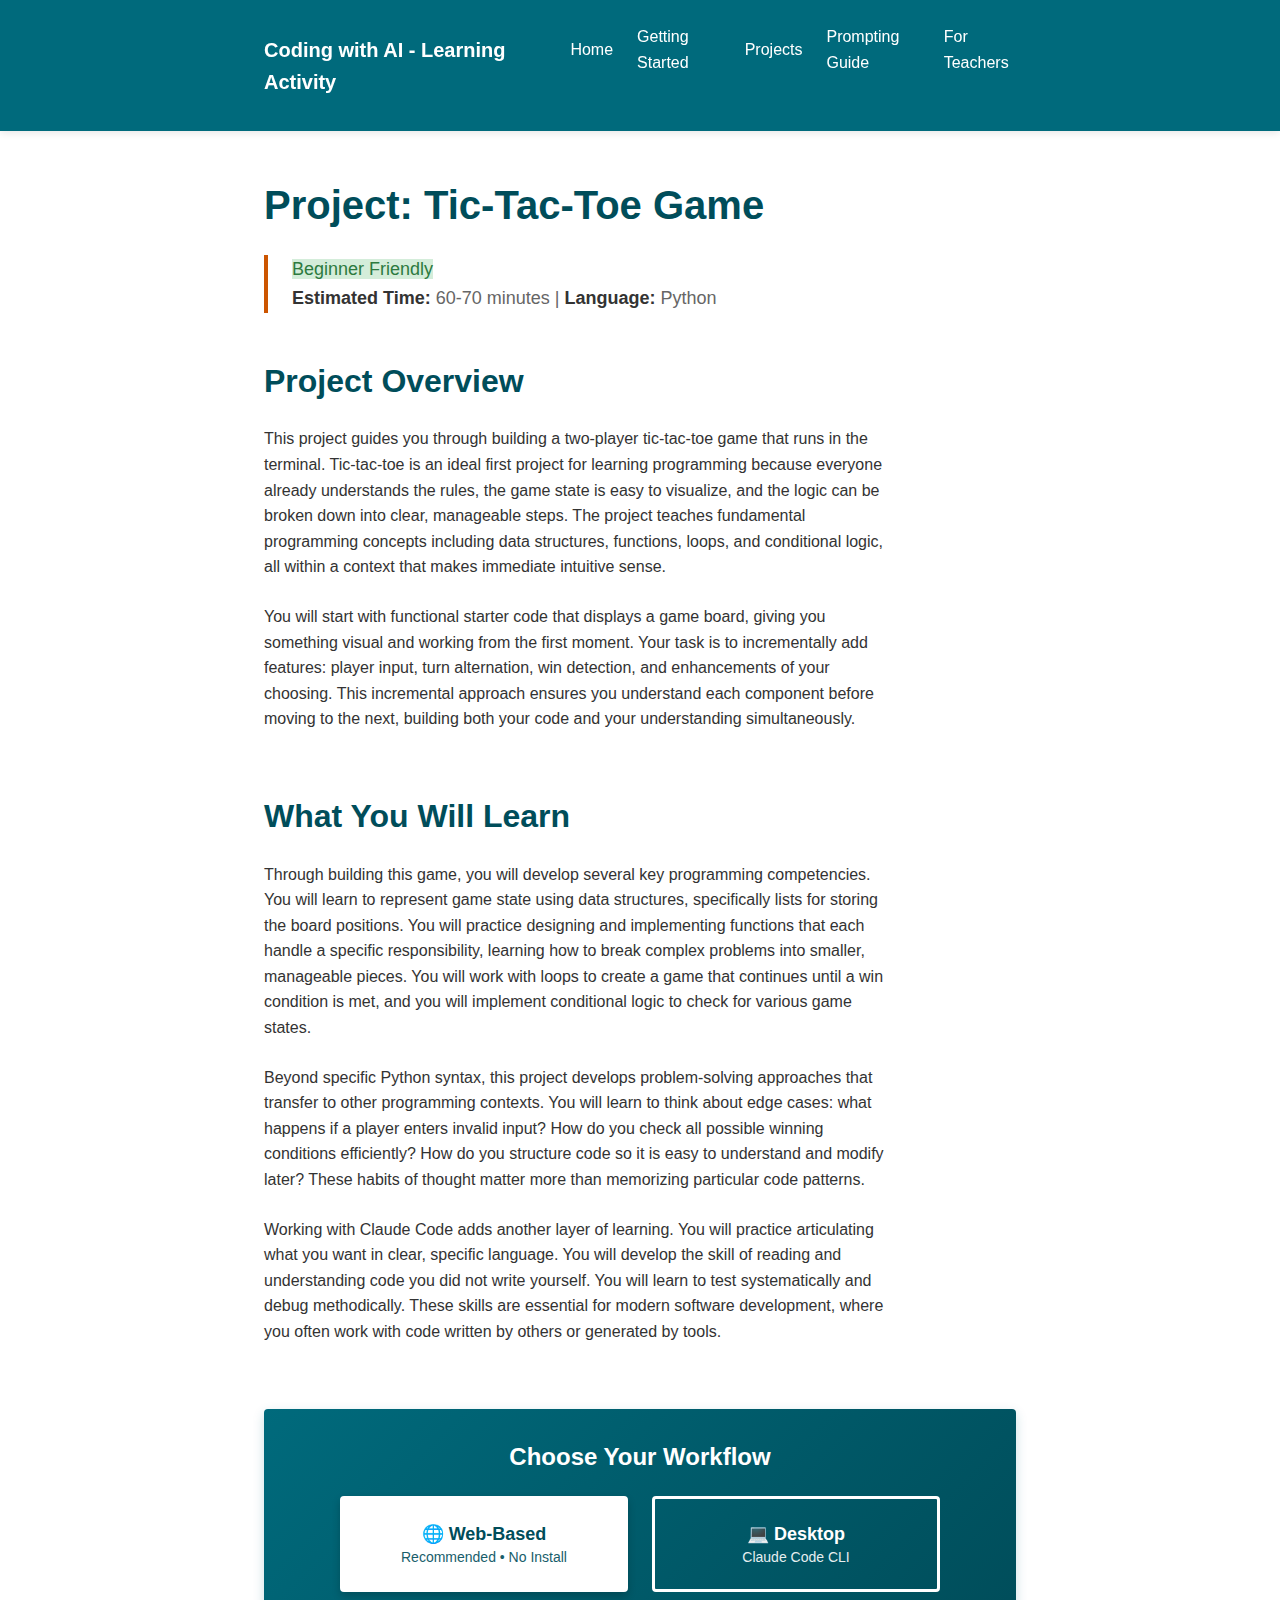
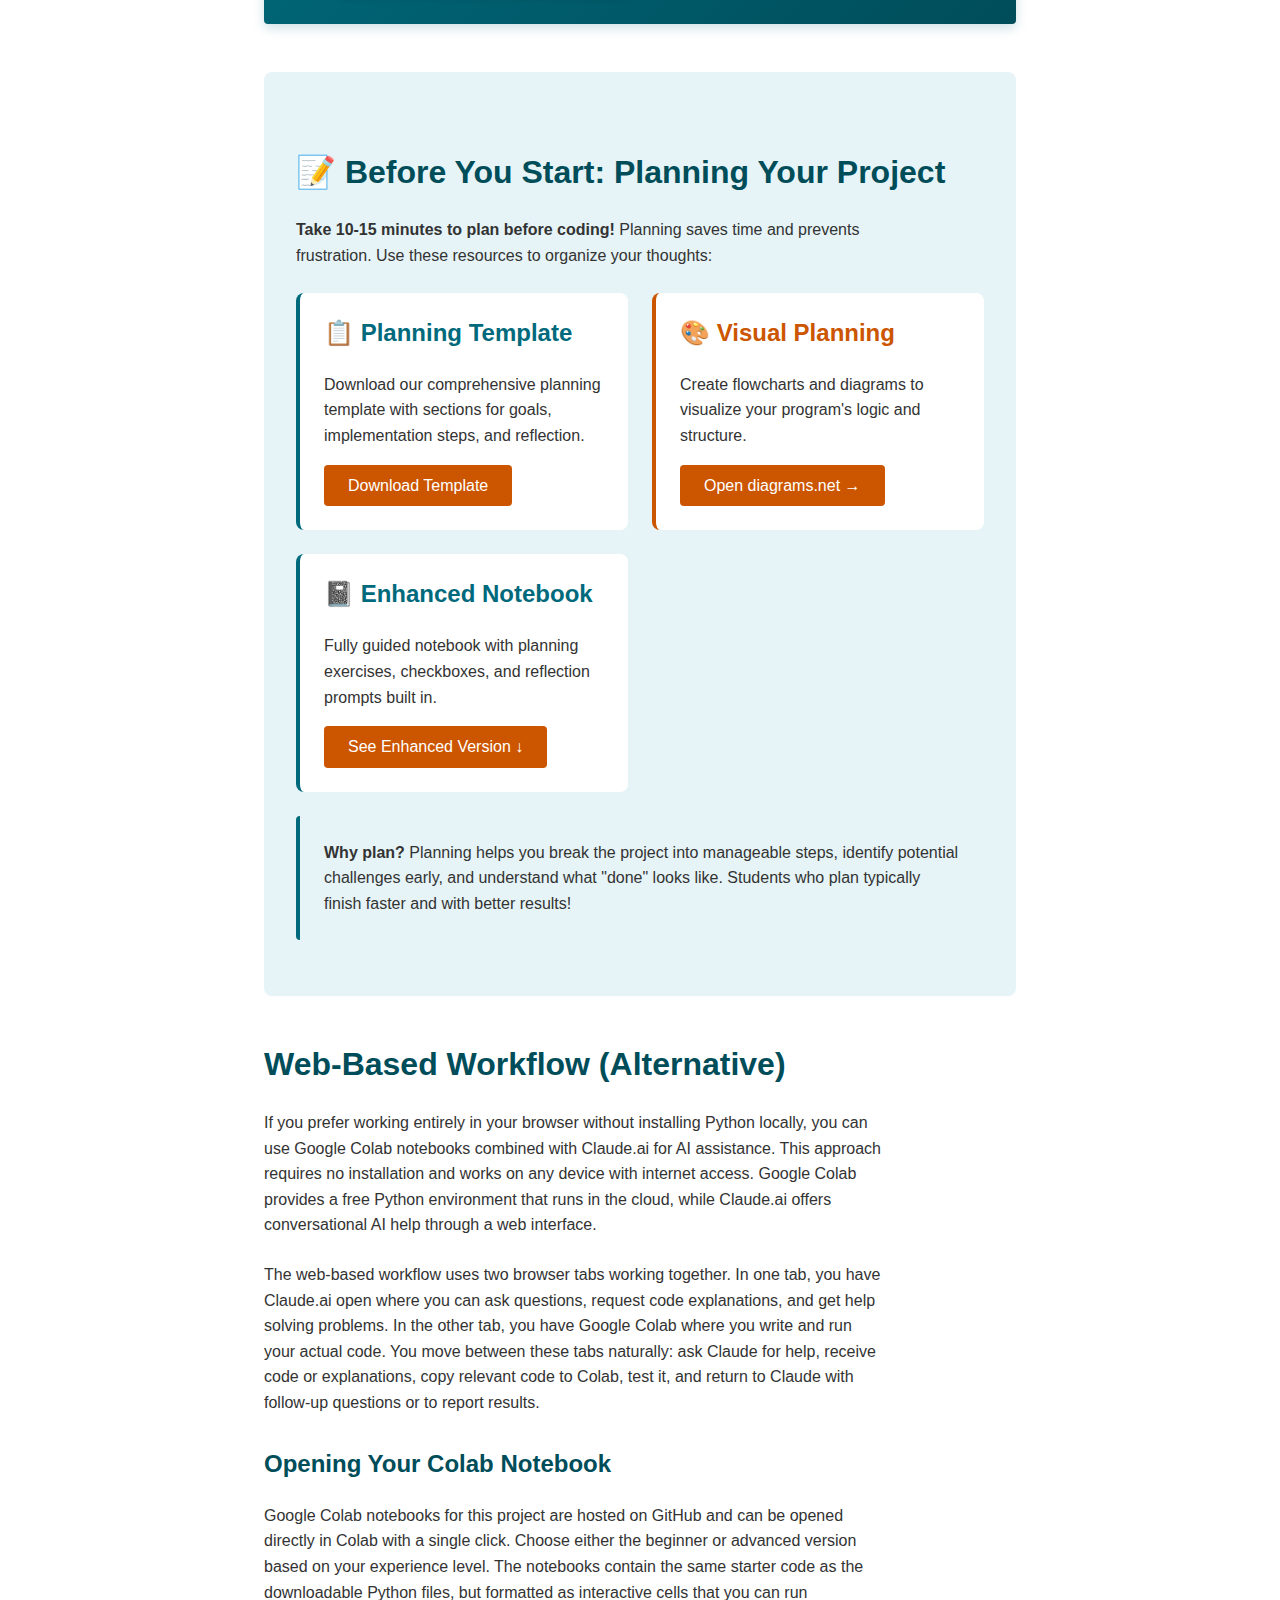
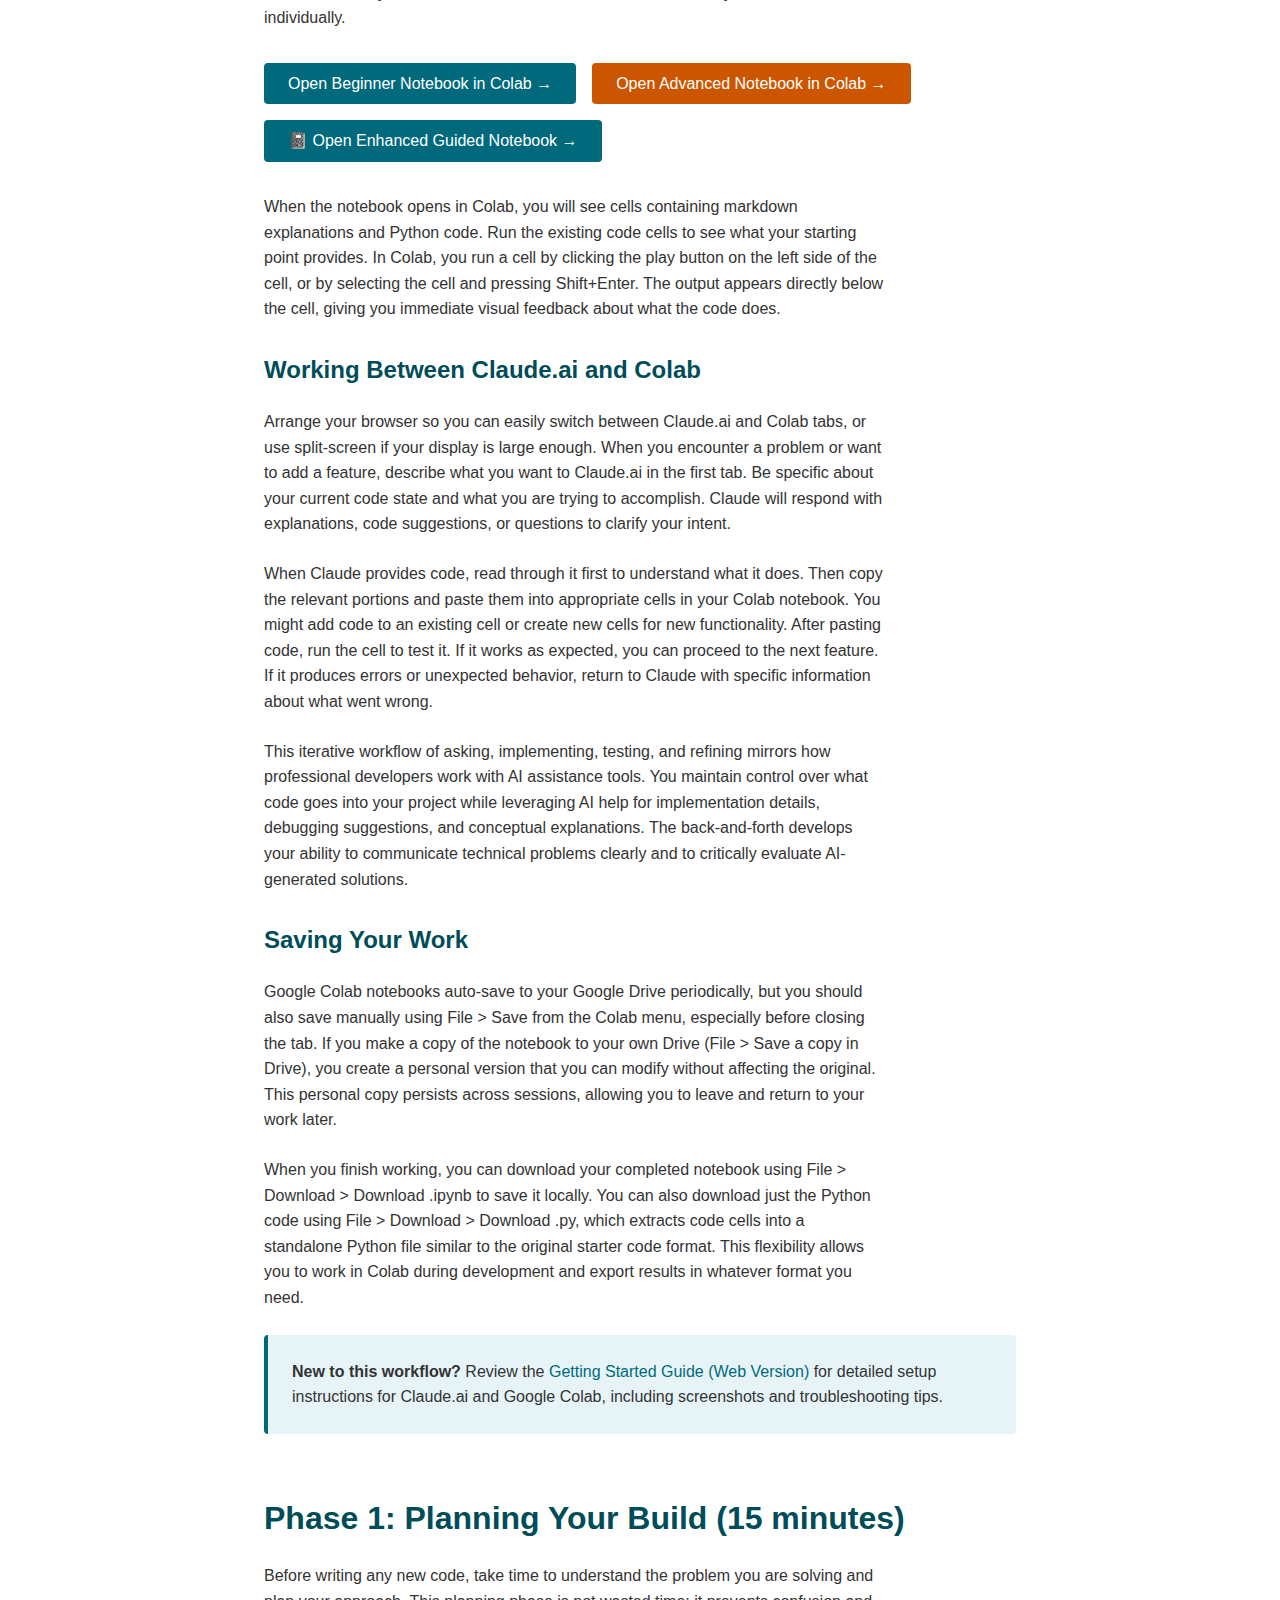
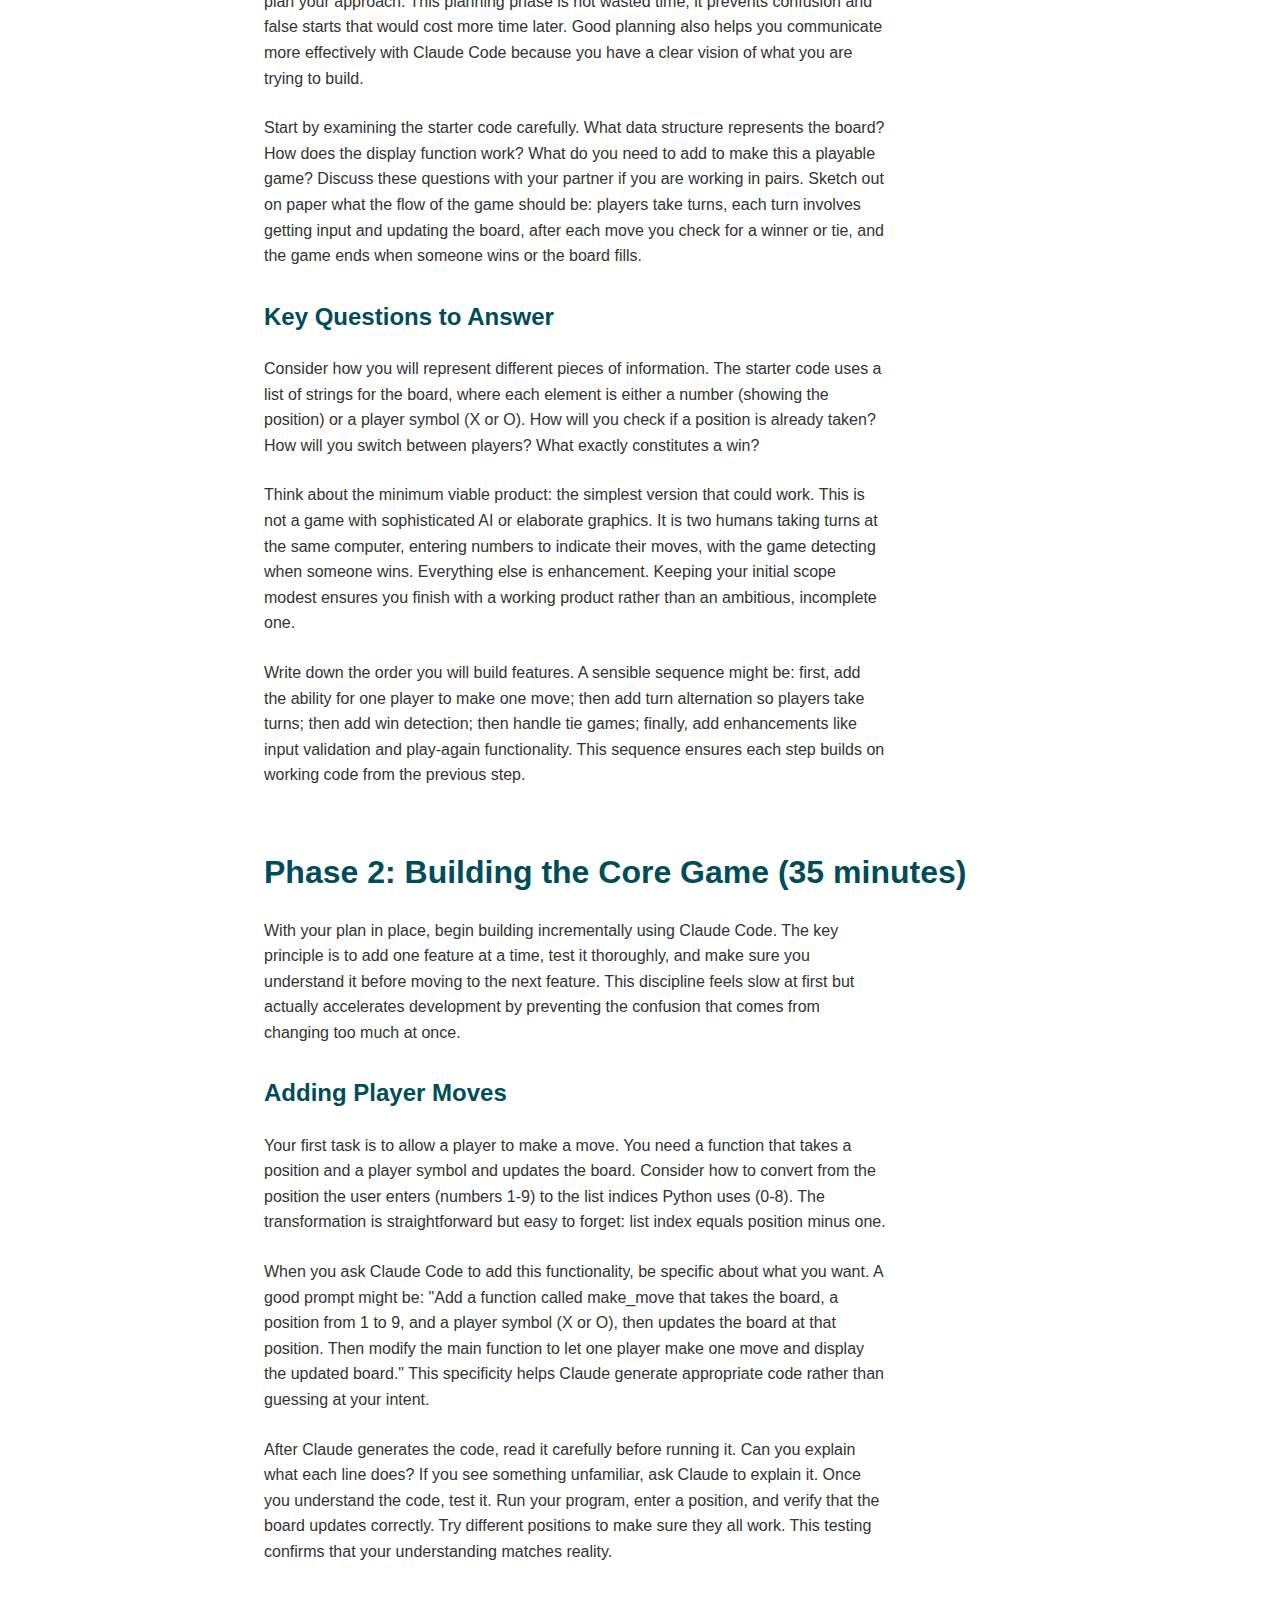
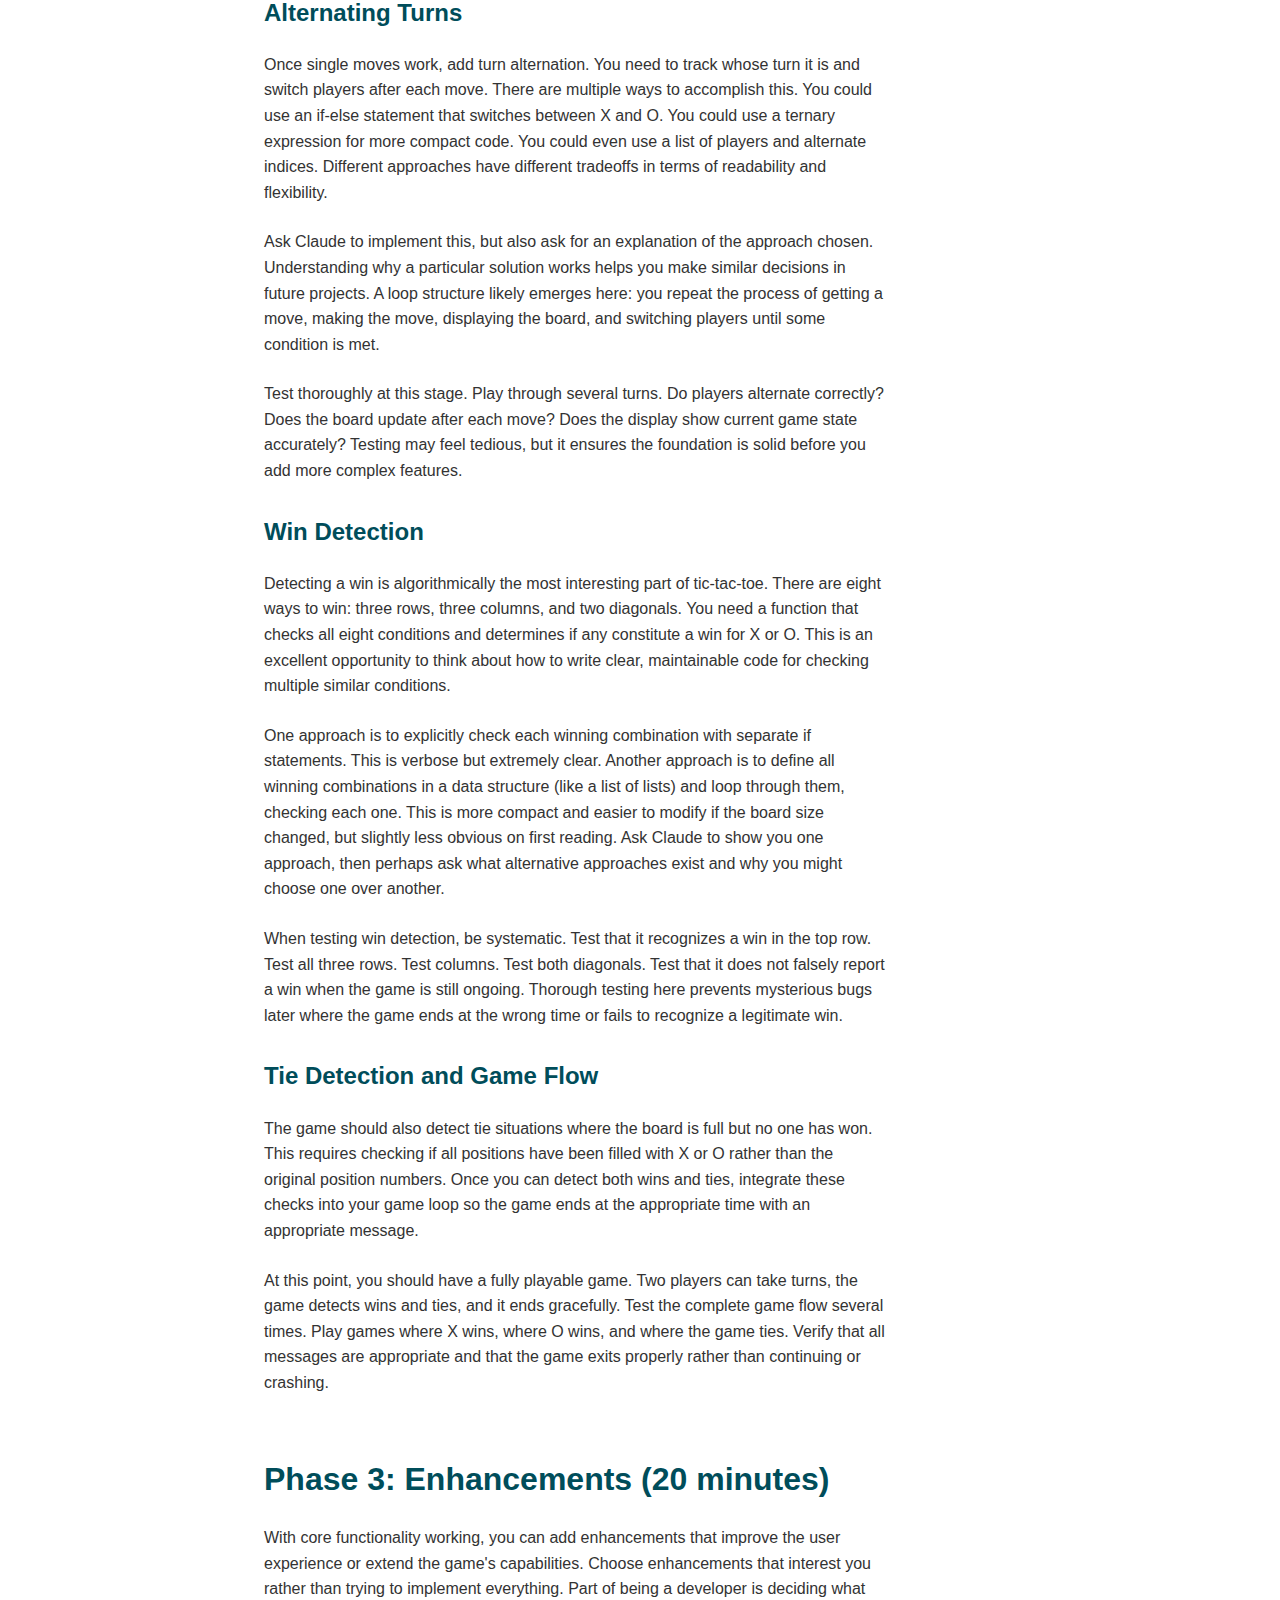
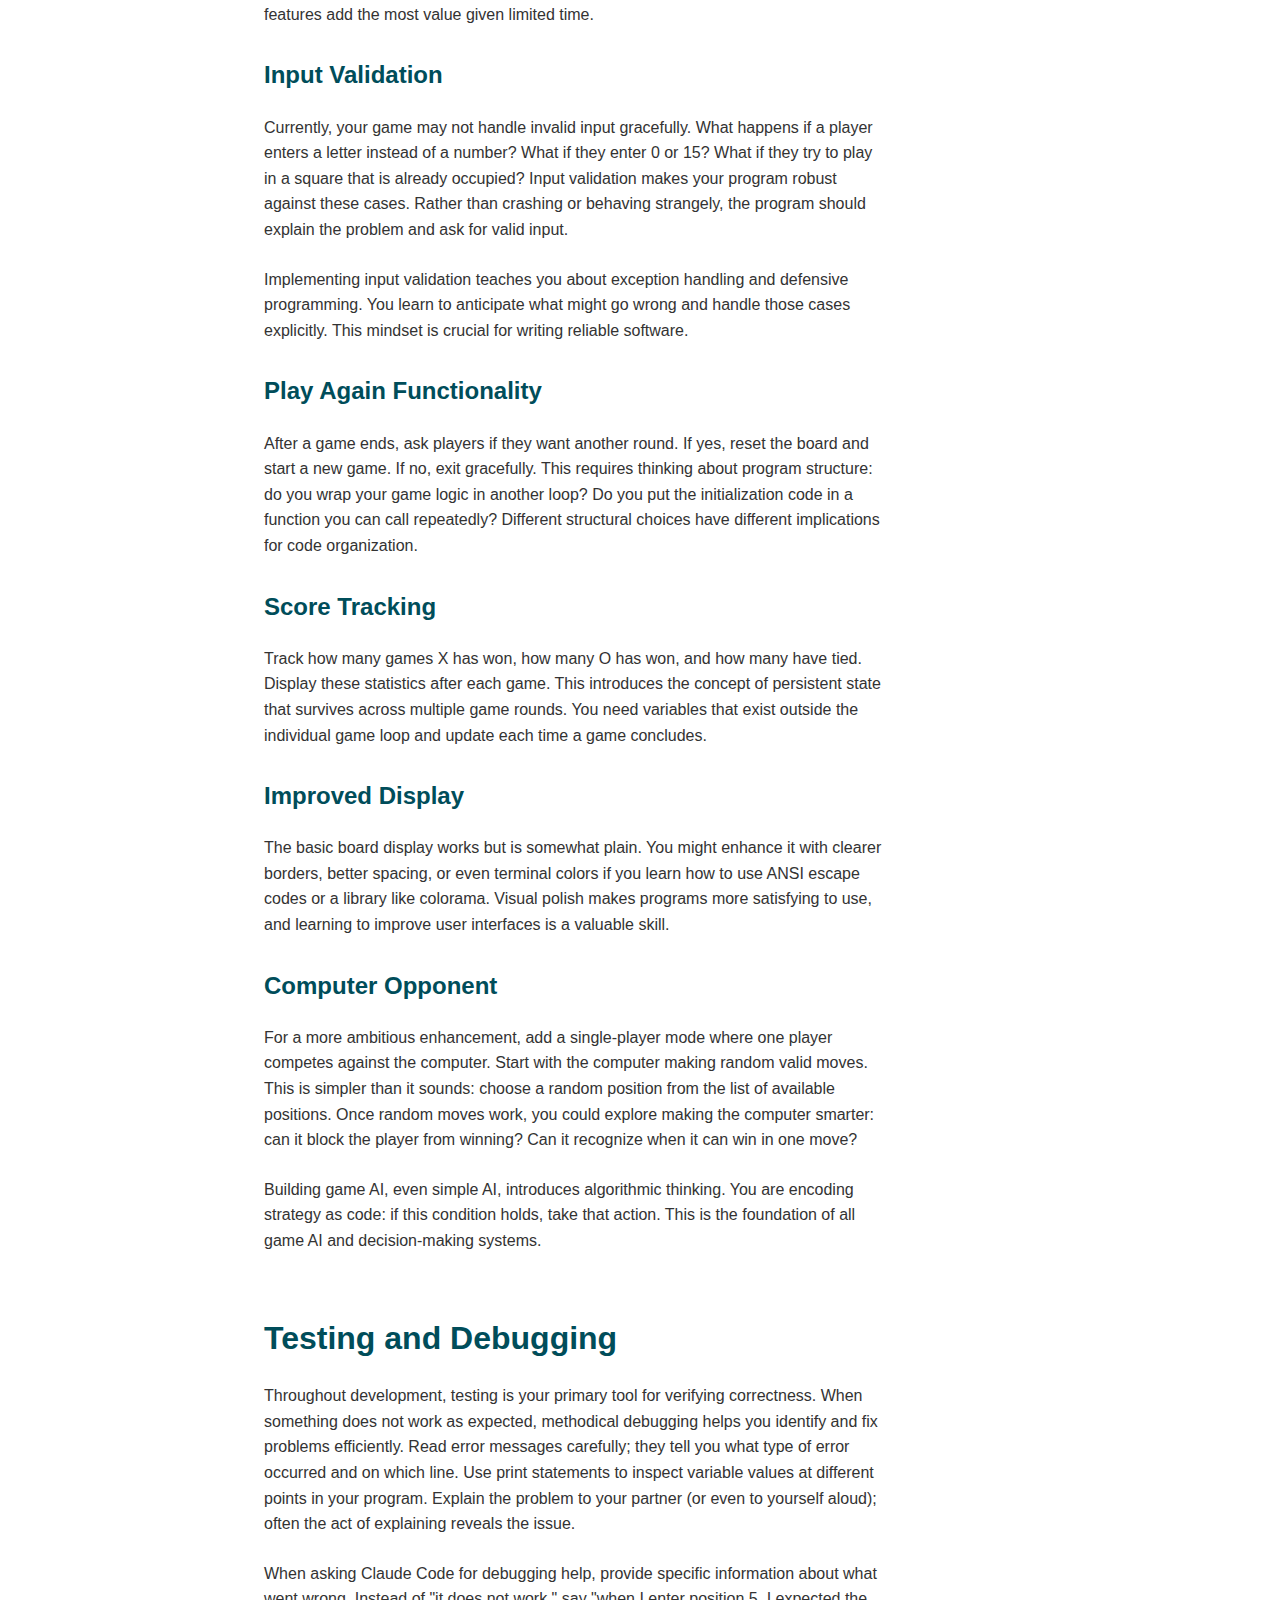
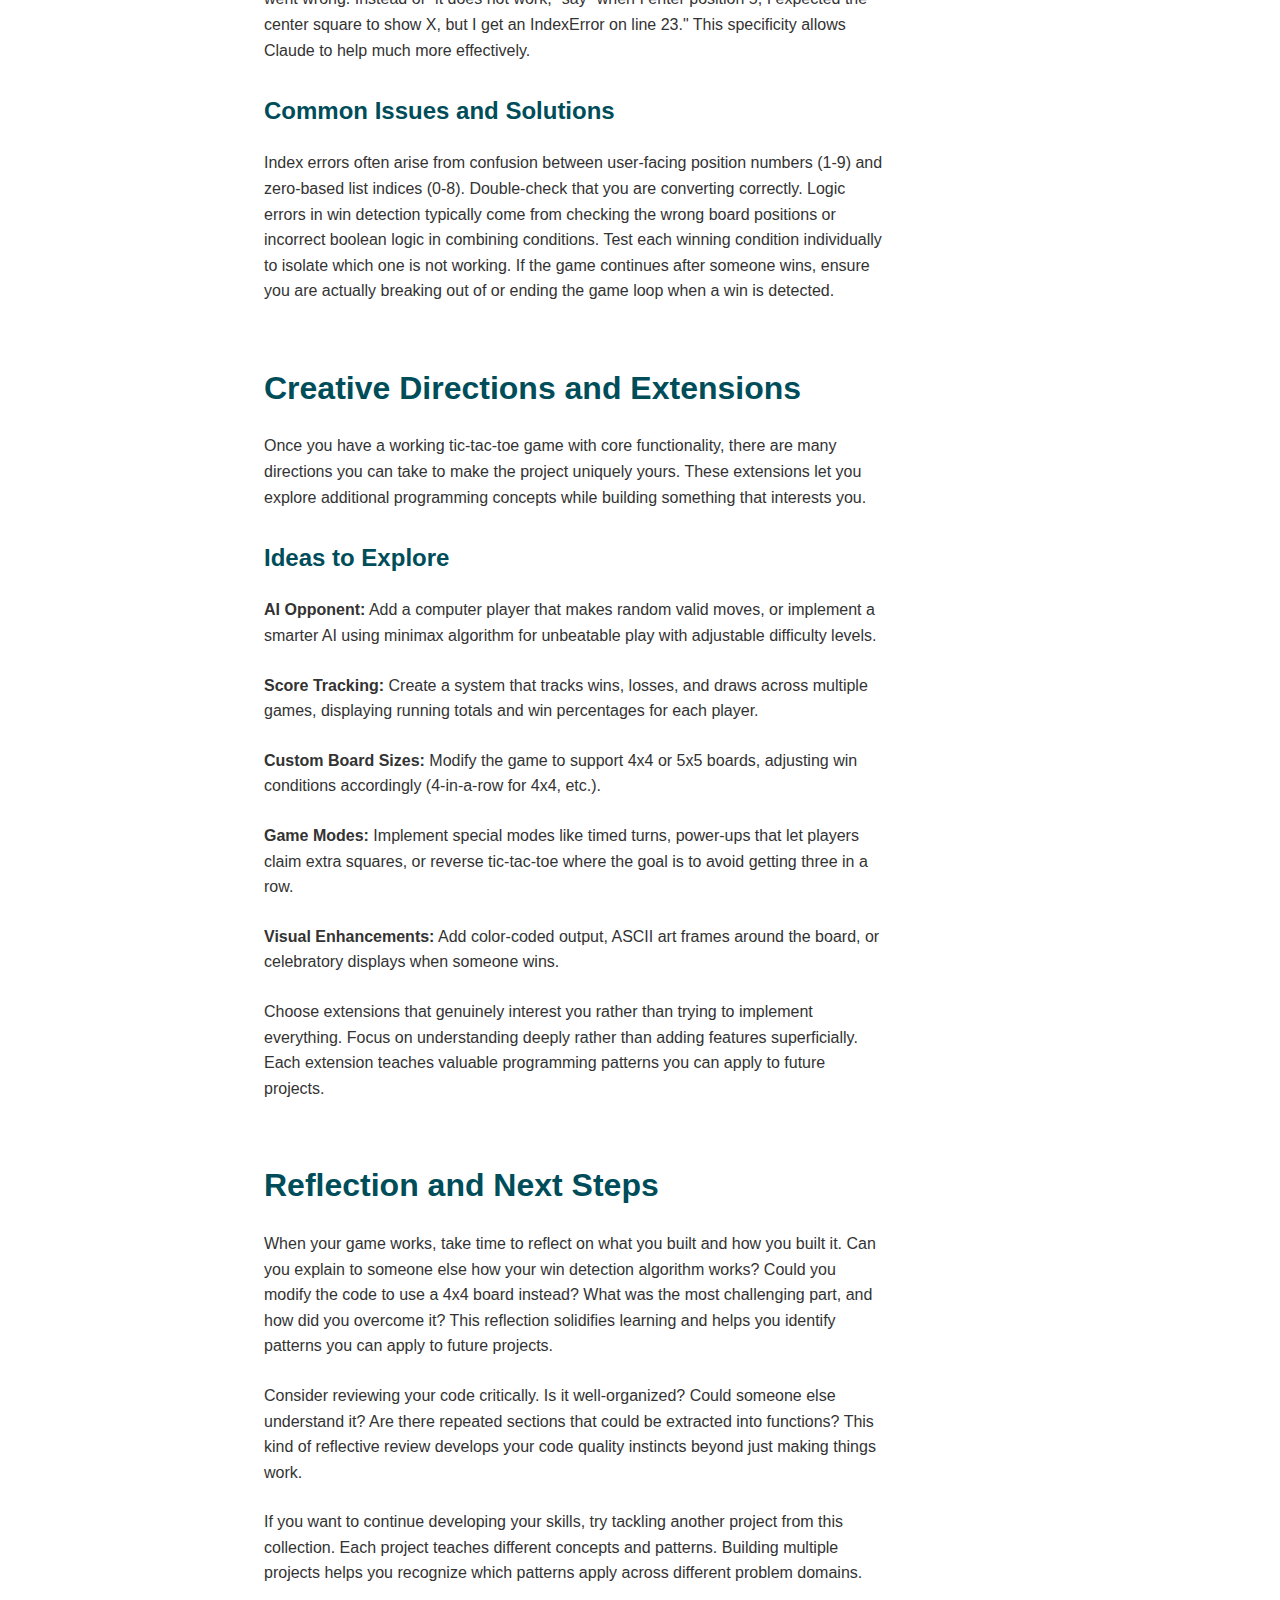
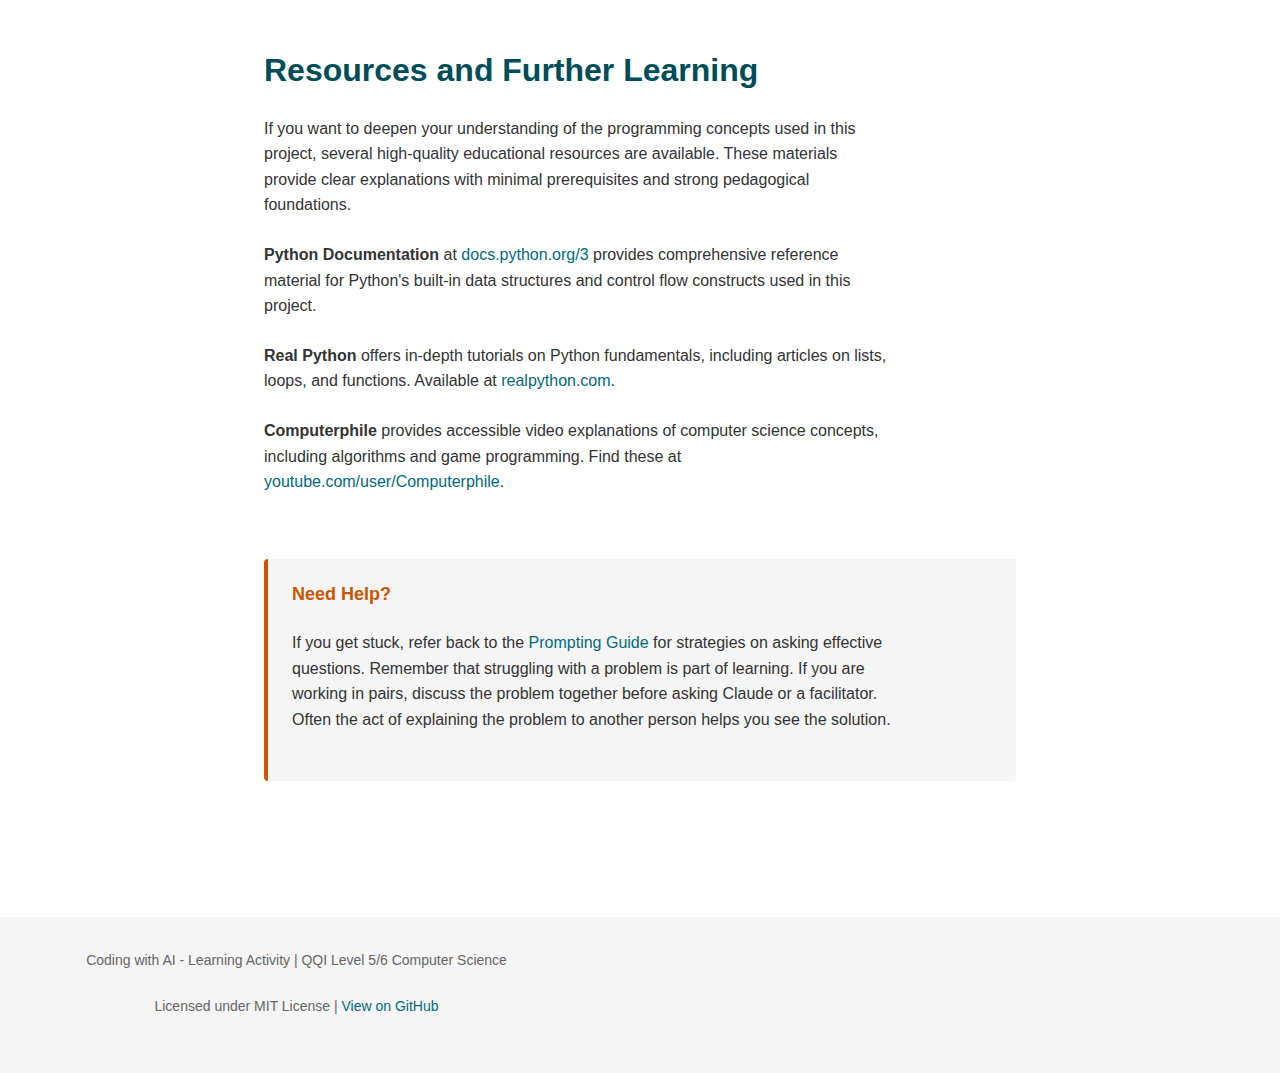
<file: projects/tic-tac-toe.html>
<!DOCTYPE html>
<html lang="en">
<head>
    <meta charset="UTF-8">
    <meta name="viewport" content="width=device-width, initial-scale=1.0">
    <title>Tic-Tac-Toe Project - Coding with AI</title>
    <link rel="stylesheet" href="../css/main.css">
</head>
<body>
    <nav>
        <div class="nav-container">
            <a href="../index.html" class="site-title">Coding with AI - Learning Activity</a>
            <ul>
                <li><a href="../index.html">Home</a></li>
                <li><a href="getting-started.html">Getting Started</a></li>
                <li><a href="../projects.html">Projects</a></li>
                <li><a href="../prompting-guide.html">Prompting Guide</a></li>
                <li><a href="../for-teachers.html">For Teachers</a></li>
            </ul>
        </div>
    </nav>

    <main>
        <h1>Project: Tic-Tac-Toe Game</h1>

        <div class="intro">
            <span class="difficulty beginner">Beginner Friendly</span>
            <p><strong>Estimated Time:</strong> 60-70 minutes | <strong>Language:</strong> Python</p>
        </div>

        <section>
            <h2>Project Overview</h2>
            <p>
                This project guides you through building a two-player tic-tac-toe game that runs in the terminal. Tic-tac-toe is an ideal first project for learning programming because everyone already understands the rules, the game state is easy to visualize, and the logic can be broken down into clear, manageable steps. The project teaches fundamental programming concepts including data structures, functions, loops, and conditional logic, all within a context that makes immediate intuitive sense.
            </p>

            <p>
                You will start with functional starter code that displays a game board, giving you something visual and working from the first moment. Your task is to incrementally add features: player input, turn alternation, win detection, and enhancements of your choosing. This incremental approach ensures you understand each component before moving to the next, building both your code and your understanding simultaneously.
            </p>
        </section>

        <section>
            <h2>What You Will Learn</h2>
            <p>
                Through building this game, you will develop several key programming competencies. You will learn to represent game state using data structures, specifically lists for storing the board positions. You will practice designing and implementing functions that each handle a specific responsibility, learning how to break complex problems into smaller, manageable pieces. You will work with loops to create a game that continues until a win condition is met, and you will implement conditional logic to check for various game states.
            </p>

            <p>
                Beyond specific Python syntax, this project develops problem-solving approaches that transfer to other programming contexts. You will learn to think about edge cases: what happens if a player enters invalid input? How do you check all possible winning conditions efficiently? How do you structure code so it is easy to understand and modify later? These habits of thought matter more than memorizing particular code patterns.
            </p>

            <p>
                Working with Claude Code adds another layer of learning. You will practice articulating what you want in clear, specific language. You will develop the skill of reading and understanding code you did not write yourself. You will learn to test systematically and debug methodically. These skills are essential for modern software development, where you often work with code written by others or generated by tools.
            </p>
        </section>
        <!-- Version Selector -->
        <div class="version-selector">
            <h2>Choose Your Workflow</h2>
            <div class="version-toggle-buttons">
                <button class="version-btn active" onclick="showVersion('web')" id="web-btn">
                    🌐 Web-Based
                    <span class="btn-label">Recommended • No Install</span>
                </button>
                <button class="version-btn" onclick="showVersion('desktop')" id="desktop-btn">
                    💻 Desktop
                    <span class="btn-label">Claude Code CLI</span>
                </button>
            </div>
        </div>


        <!-- Planning Resources Section -->
        <section style="background: #e6f4f7; padding: 2rem; border-radius: 8px; margin: 2rem 0;">
            <h2>📝 Before You Start: Planning Your Project</h2>
            <p>
                <strong>Take 10-15 minutes to plan before coding!</strong> Planning saves time and prevents frustration. Use these resources to organize your thoughts:
            </p>

            <div style="display: grid; grid-template-columns: repeat(auto-fit, minmax(250px, 1fr)); gap: 1.5rem; margin: 1.5rem 0;">
                <div style="background: white; padding: 1.5rem; border-radius: 8px; border-left: 4px solid #006A7C;">
                    <h3 style="margin-top: 0; color: #006A7C;">📋 Planning Template</h3>
                    <p style="margin-bottom: 1rem;">Download our comprehensive planning template with sections for goals, implementation steps, and reflection.</p>
                    <a href="../PROJECT_PLANNING.md" class="btn btn-secondary" download>Download Template</a>
                </div>

                <div style="background: white; padding: 1.5rem; border-radius: 8px; border-left: 4px solid #CC5500;">
                    <h3 style="margin-top: 0; color: #CC5500;">🎨 Visual Planning</h3>
                    <p style="margin-bottom: 1rem;">Create flowcharts and diagrams to visualize your program's logic and structure.</p>
                    <a href="https://app.diagrams.net/" class="btn btn-secondary" target="_blank">Open diagrams.net →</a>
                </div>

                <div style="background: white; padding: 1.5rem; border-radius: 8px; border-left: 4px solid #006A7C;">
                    <h3 style="margin-top: 0; color: #006A7C;">📓 Enhanced Notebook</h3>
                    <p style="margin-bottom: 1rem;">Fully guided notebook with planning exercises, checkboxes, and reflection prompts built in.</p>
                    <a href="#enhanced-notebook" class="btn btn-secondary">See Enhanced Version ↓</a>
                </div>
            </div>

            <div class="note" style="margin-top: 1.5rem;">
                <strong>Why plan?</strong> Planning helps you break the project into manageable steps, identify potential challenges early, and understand what "done" looks like. Students who plan typically finish faster and with better results!
            </div>
        </section>


        <div id="desktop-content" class="version-content">
        <section>
            <h2>Getting the Starter Code</h2>
            <p>
                Two versions of starter code are available, allowing you to choose a starting point that matches your experience level. The beginner version provides a working board display function and basic structure, giving you immediate visual feedback when you run the program. The advanced version includes board display and player input handling, allowing you to focus more on game logic and enhancements.
            </p>

            <p>
                Download the appropriate starter code and save it in your project directory. Run the file immediately to see what you are starting with. Understanding your starting point is crucial before you begin adding features.
            </p>

            <div style="display: flex; gap: 1rem; margin: 2rem 0;">
                <a href="../starter-code/tictactoe_beginner.py" download class="btn">Download Beginner Starter</a>
                <a href="../starter-code/tictactoe_advanced.py" download class="btn btn-secondary">Download Advanced Starter</a>
            </div>

            <div class="note">
                <strong>First Step:</strong> After downloading, navigate to your project directory in the terminal and run <code>python tictactoe_beginner.py</code> (or <code>tictactoe_advanced.py</code>). Seeing the starter code in action helps you understand what foundation you are building upon.
            </div>
        </section>
        </div>

        <div id="web-content" class="version-content active">

        <section>
            <h2>Web-Based Workflow (Alternative)</h2>
            <p>
                If you prefer working entirely in your browser without installing Python locally, you can use Google Colab notebooks combined with Claude.ai for AI assistance. This approach requires no installation and works on any device with internet access. Google Colab provides a free Python environment that runs in the cloud, while Claude.ai offers conversational AI help through a web interface.
            </p>

            <p>
                The web-based workflow uses two browser tabs working together. In one tab, you have Claude.ai open where you can ask questions, request code explanations, and get help solving problems. In the other tab, you have Google Colab where you write and run your actual code. You move between these tabs naturally: ask Claude for help, receive code or explanations, copy relevant code to Colab, test it, and return to Claude with follow-up questions or to report results.
            </p>

            <h3>Opening Your Colab Notebook</h3>
            <p>
                Google Colab notebooks for this project are hosted on GitHub and can be opened directly in Colab with a single click. Choose either the beginner or advanced version based on your experience level. The notebooks contain the same starter code as the downloadable Python files, but formatted as interactive cells that you can run individually.
            </p>

            <div style="display: flex; gap: 1rem; margin: 2rem 0; flex-wrap: wrap;">
                <a href="https://colab.research.google.com/github/deweydex/2plus1Coding/blob/main/colab-notebooks/tictactoe_beginner.ipynb" class="btn" target="_blank">
                    Open Beginner Notebook in Colab →
                </a>
                <a href="https://colab.research.google.com/github/deweydex/2plus1Coding/blob/main/colab-notebooks/tictactoe_advanced.ipynb" class="btn btn-secondary" target="_blank">
                    Open Advanced Notebook in Colab →
                </a>
                <a href="https://colab.research.google.com/github/deweydex/2plus1Coding/blob/main/colab-notebooks/tictactoe_beginner_enhanced.ipynb" class="btn" target="_blank" id="enhanced-notebook">
                    📓 Open Enhanced Guided Notebook →
                </a>
            </div>

            <p>
                When the notebook opens in Colab, you will see cells containing markdown explanations and Python code. Run the existing code cells to see what your starting point provides. In Colab, you run a cell by clicking the play button on the left side of the cell, or by selecting the cell and pressing Shift+Enter. The output appears directly below the cell, giving you immediate visual feedback about what the code does.
            </p>

            <h3>Working Between Claude.ai and Colab</h3>
            <p>
                Arrange your browser so you can easily switch between Claude.ai and Colab tabs, or use split-screen if your display is large enough. When you encounter a problem or want to add a feature, describe what you want to Claude.ai in the first tab. Be specific about your current code state and what you are trying to accomplish. Claude will respond with explanations, code suggestions, or questions to clarify your intent.
            </p>

            <p>
                When Claude provides code, read through it first to understand what it does. Then copy the relevant portions and paste them into appropriate cells in your Colab notebook. You might add code to an existing cell or create new cells for new functionality. After pasting code, run the cell to test it. If it works as expected, you can proceed to the next feature. If it produces errors or unexpected behavior, return to Claude with specific information about what went wrong.
            </p>

            <p>
                This iterative workflow of asking, implementing, testing, and refining mirrors how professional developers work with AI assistance tools. You maintain control over what code goes into your project while leveraging AI help for implementation details, debugging suggestions, and conceptual explanations. The back-and-forth develops your ability to communicate technical problems clearly and to critically evaluate AI-generated solutions.
            </p>

            <h3>Saving Your Work</h3>
            <p>
                Google Colab notebooks auto-save to your Google Drive periodically, but you should also save manually using File > Save from the Colab menu, especially before closing the tab. If you make a copy of the notebook to your own Drive (File > Save a copy in Drive), you create a personal version that you can modify without affecting the original. This personal copy persists across sessions, allowing you to leave and return to your work later.
            </p>

            <p>
                When you finish working, you can download your completed notebook using File > Download > Download .ipynb to save it locally. You can also download just the Python code using File > Download > Download .py, which extracts code cells into a standalone Python file similar to the original starter code format. This flexibility allows you to work in Colab during development and export results in whatever format you need.
            </p>

            <div class="note">
                <strong>New to this workflow?</strong> Review the <a href="../getting-started.html">Getting Started Guide (Web Version)</a> for detailed setup instructions for Claude.ai and Google Colab, including screenshots and troubleshooting tips.
            </div>
        </section>

                </div>
<section>
            <h2>Phase 1: Planning Your Build (15 minutes)</h2>
            <p>
                Before writing any new code, take time to understand the problem you are solving and plan your approach. This planning phase is not wasted time; it prevents confusion and false starts that would cost more time later. Good planning also helps you communicate more effectively with Claude Code because you have a clear vision of what you are trying to build.
            </p>

            <p>
                Start by examining the starter code carefully. What data structure represents the board? How does the display function work? What do you need to add to make this a playable game? Discuss these questions with your partner if you are working in pairs. Sketch out on paper what the flow of the game should be: players take turns, each turn involves getting input and updating the board, after each move you check for a winner or tie, and the game ends when someone wins or the board fills.
            </p>

            <h3>Key Questions to Answer</h3>
            <p>
                Consider how you will represent different pieces of information. The starter code uses a list of strings for the board, where each element is either a number (showing the position) or a player symbol (X or O). How will you check if a position is already taken? How will you switch between players? What exactly constitutes a win?
            </p>

            <p>
                Think about the minimum viable product: the simplest version that could work. This is not a game with sophisticated AI or elaborate graphics. It is two humans taking turns at the same computer, entering numbers to indicate their moves, with the game detecting when someone wins. Everything else is enhancement. Keeping your initial scope modest ensures you finish with a working product rather than an ambitious, incomplete one.
            </p>

            <p>
                Write down the order you will build features. A sensible sequence might be: first, add the ability for one player to make one move; then add turn alternation so players take turns; then add win detection; then handle tie games; finally, add enhancements like input validation and play-again functionality. This sequence ensures each step builds on working code from the previous step.
            </p>
        </section>

        <section>
            <h2>Phase 2: Building the Core Game (35 minutes)</h2>
            <p>
                With your plan in place, begin building incrementally using Claude Code. The key principle is to add one feature at a time, test it thoroughly, and make sure you understand it before moving to the next feature. This discipline feels slow at first but actually accelerates development by preventing the confusion that comes from changing too much at once.
            </p>

            <h3>Adding Player Moves</h3>
            <p>
                Your first task is to allow a player to make a move. You need a function that takes a position and a player symbol and updates the board. Consider how to convert from the position the user enters (numbers 1-9) to the list indices Python uses (0-8). The transformation is straightforward but easy to forget: list index equals position minus one.
            </p>

            <p>
                When you ask Claude Code to add this functionality, be specific about what you want. A good prompt might be: "Add a function called make_move that takes the board, a position from 1 to 9, and a player symbol (X or O), then updates the board at that position. Then modify the main function to let one player make one move and display the updated board." This specificity helps Claude generate appropriate code rather than guessing at your intent.
            </p>

            <p>
                After Claude generates the code, read it carefully before running it. Can you explain what each line does? If you see something unfamiliar, ask Claude to explain it. Once you understand the code, test it. Run your program, enter a position, and verify that the board updates correctly. Try different positions to make sure they all work. This testing confirms that your understanding matches reality.
            </p>

            <h3>Alternating Turns</h3>
            <p>
                Once single moves work, add turn alternation. You need to track whose turn it is and switch players after each move. There are multiple ways to accomplish this. You could use an if-else statement that switches between X and O. You could use a ternary expression for more compact code. You could even use a list of players and alternate indices. Different approaches have different tradeoffs in terms of readability and flexibility.
            </p>

            <p>
                Ask Claude to implement this, but also ask for an explanation of the approach chosen. Understanding why a particular solution works helps you make similar decisions in future projects. A loop structure likely emerges here: you repeat the process of getting a move, making the move, displaying the board, and switching players until some condition is met.
            </p>

            <p>
                Test thoroughly at this stage. Play through several turns. Do players alternate correctly? Does the board update after each move? Does the display show current game state accurately? Testing may feel tedious, but it ensures the foundation is solid before you add more complex features.
            </p>

            <h3>Win Detection</h3>
            <p>
                Detecting a win is algorithmically the most interesting part of tic-tac-toe. There are eight ways to win: three rows, three columns, and two diagonals. You need a function that checks all eight conditions and determines if any constitute a win for X or O. This is an excellent opportunity to think about how to write clear, maintainable code for checking multiple similar conditions.
            </p>

            <p>
                One approach is to explicitly check each winning combination with separate if statements. This is verbose but extremely clear. Another approach is to define all winning combinations in a data structure (like a list of lists) and loop through them, checking each one. This is more compact and easier to modify if the board size changed, but slightly less obvious on first reading. Ask Claude to show you one approach, then perhaps ask what alternative approaches exist and why you might choose one over another.
            </p>

            <p>
                When testing win detection, be systematic. Test that it recognizes a win in the top row. Test all three rows. Test columns. Test both diagonals. Test that it does not falsely report a win when the game is still ongoing. Thorough testing here prevents mysterious bugs later where the game ends at the wrong time or fails to recognize a legitimate win.
            </p>

            <h3>Tie Detection and Game Flow</h3>
            <p>
                The game should also detect tie situations where the board is full but no one has won. This requires checking if all positions have been filled with X or O rather than the original position numbers. Once you can detect both wins and ties, integrate these checks into your game loop so the game ends at the appropriate time with an appropriate message.
            </p>

            <p>
                At this point, you should have a fully playable game. Two players can take turns, the game detects wins and ties, and it ends gracefully. Test the complete game flow several times. Play games where X wins, where O wins, and where the game ties. Verify that all messages are appropriate and that the game exits properly rather than continuing or crashing.
            </p>
        </section>

        <section>
            <h2>Phase 3: Enhancements (20 minutes)</h2>
            <p>
                With core functionality working, you can add enhancements that improve the user experience or extend the game's capabilities. Choose enhancements that interest you rather than trying to implement everything. Part of being a developer is deciding what features add the most value given limited time.
            </p>

            <h3>Input Validation</h3>
            <p>
                Currently, your game may not handle invalid input gracefully. What happens if a player enters a letter instead of a number? What if they enter 0 or 15? What if they try to play in a square that is already occupied? Input validation makes your program robust against these cases. Rather than crashing or behaving strangely, the program should explain the problem and ask for valid input.
            </p>

            <p>
                Implementing input validation teaches you about exception handling and defensive programming. You learn to anticipate what might go wrong and handle those cases explicitly. This mindset is crucial for writing reliable software.
            </p>

            <h3>Play Again Functionality</h3>
            <p>
                After a game ends, ask players if they want another round. If yes, reset the board and start a new game. If no, exit gracefully. This requires thinking about program structure: do you wrap your game logic in another loop? Do you put the initialization code in a function you can call repeatedly? Different structural choices have different implications for code organization.
            </p>

            <h3>Score Tracking</h3>
            <p>
                Track how many games X has won, how many O has won, and how many have tied. Display these statistics after each game. This introduces the concept of persistent state that survives across multiple game rounds. You need variables that exist outside the individual game loop and update each time a game concludes.
            </p>

            <h3>Improved Display</h3>
            <p>
                The basic board display works but is somewhat plain. You might enhance it with clearer borders, better spacing, or even terminal colors if you learn how to use ANSI escape codes or a library like colorama. Visual polish makes programs more satisfying to use, and learning to improve user interfaces is a valuable skill.
            </p>

            <h3>Computer Opponent</h3>
            <p>
                For a more ambitious enhancement, add a single-player mode where one player competes against the computer. Start with the computer making random valid moves. This is simpler than it sounds: choose a random position from the list of available positions. Once random moves work, you could explore making the computer smarter: can it block the player from winning? Can it recognize when it can win in one move?
            </p>

            <p>
                Building game AI, even simple AI, introduces algorithmic thinking. You are encoding strategy as code: if this condition holds, take that action. This is the foundation of all game AI and decision-making systems.
            </p>
        </section>

        <section>
            <h2>Testing and Debugging</h2>
            <p>
                Throughout development, testing is your primary tool for verifying correctness. When something does not work as expected, methodical debugging helps you identify and fix problems efficiently. Read error messages carefully; they tell you what type of error occurred and on which line. Use print statements to inspect variable values at different points in your program. Explain the problem to your partner (or even to yourself aloud); often the act of explaining reveals the issue.
            </p>

            <p>
                When asking Claude Code for debugging help, provide specific information about what went wrong. Instead of "it does not work," say "when I enter position 5, I expected the center square to show X, but I get an IndexError on line 23." This specificity allows Claude to help much more effectively.
            </p>

            <h3>Common Issues and Solutions</h3>
            <p>
                Index errors often arise from confusion between user-facing position numbers (1-9) and zero-based list indices (0-8). Double-check that you are converting correctly. Logic errors in win detection typically come from checking the wrong board positions or incorrect boolean logic in combining conditions. Test each winning condition individually to isolate which one is not working. If the game continues after someone wins, ensure you are actually breaking out of or ending the game loop when a win is detected.
            </p>
        </section>

        <section>
            <h2>Creative Directions and Extensions</h2>
            <p>
                Once you have a working tic-tac-toe game with core functionality, there are many directions you can take to make the project uniquely yours. These extensions let you explore additional programming concepts while building something that interests you.
            </p>

            <h3>Ideas to Explore</h3>
            <p>
                <strong>AI Opponent:</strong> Add a computer player that makes random valid moves, or implement a smarter AI using minimax algorithm for unbeatable play with adjustable difficulty levels.
            </p>

            <p>
                <strong>Score Tracking:</strong> Create a system that tracks wins, losses, and draws across multiple games, displaying running totals and win percentages for each player.
            </p>

            <p>
                <strong>Custom Board Sizes:</strong> Modify the game to support 4x4 or 5x5 boards, adjusting win conditions accordingly (4-in-a-row for 4x4, etc.).
            </p>

            <p>
                <strong>Game Modes:</strong> Implement special modes like timed turns, power-ups that let players claim extra squares, or reverse tic-tac-toe where the goal is to avoid getting three in a row.
            </p>

            <p>
                <strong>Visual Enhancements:</strong> Add color-coded output, ASCII art frames around the board, or celebratory displays when someone wins.
            </p>

            <p>
                Choose extensions that genuinely interest you rather than trying to implement everything. Focus on understanding deeply rather than adding features superficially. Each extension teaches valuable programming patterns you can apply to future projects.
            </p>
        </section>

        <section>
            <h2>Reflection and Next Steps</h2>
            <p>
                When your game works, take time to reflect on what you built and how you built it. Can you explain to someone else how your win detection algorithm works? Could you modify the code to use a 4x4 board instead? What was the most challenging part, and how did you overcome it? This reflection solidifies learning and helps you identify patterns you can apply to future projects.
            </p>

            <p>
                Consider reviewing your code critically. Is it well-organized? Could someone else understand it? Are there repeated sections that could be extracted into functions? This kind of reflective review develops your code quality instincts beyond just making things work.
            </p>

            <p>
                If you want to continue developing your skills, try tackling another project from this collection. Each project teaches different concepts and patterns. Building multiple projects helps you recognize which patterns apply across different problem domains.
            </p>
        </section>

        <section>
            <h2>Resources and Further Learning</h2>
            <p>
                If you want to deepen your understanding of the programming concepts used in this project, several high-quality educational resources are available. These materials provide clear explanations with minimal prerequisites and strong pedagogical foundations.
            </p>

            <p>
                <strong>Python Documentation</strong> at <a href="https://docs.python.org/3/">docs.python.org/3</a> provides comprehensive reference material for Python's built-in data structures and control flow constructs used in this project.
            </p>

            <p>
                <strong>Real Python</strong> offers in-depth tutorials on Python fundamentals, including articles on lists, loops, and functions. Available at <a href="https://realpython.com/">realpython.com</a>.
            </p>

            <p>
                <strong>Computerphile</strong> provides accessible video explanations of computer science concepts, including algorithms and game programming. Find these at <a href="https://www.youtube.com/user/Computerphile">youtube.com/user/Computerphile</a>.
            </p>
        </section>

        <section class="callout">
            <h3>Need Help?</h3>
            <p>
                If you get stuck, refer back to the <a href="../prompting-guide.html">Prompting Guide</a> for strategies on asking effective questions. Remember that struggling with a problem is part of learning. If you are working in pairs, discuss the problem together before asking Claude or a facilitator. Often the act of explaining the problem to another person helps you see the solution.
            </p>
        </section>
    </main>

    <footer>
        <p>Coding with AI - Learning Activity | QQI Level 5/6 Computer Science</p>
        <p>Licensed under MIT License | <a href="https://github.com/deweydex/2plus1Coding">View on GitHub</a></p>
    </footer>

    <script>
        function showVersion(version) {
            // Hide all content
            document.querySelectorAll('.version-content').forEach(el => {
                el.classList.remove('active');
            });
            
            // Remove active from all buttons
            document.querySelectorAll('.version-btn').forEach(btn => {
                btn.classList.remove('active');
            });
            
            // Show selected content
            document.getElementById(version + '-content').classList.add('active');
            document.getElementById(version + '-btn').classList.add('active');
        }
    </script>

</body>
</html>
</file>
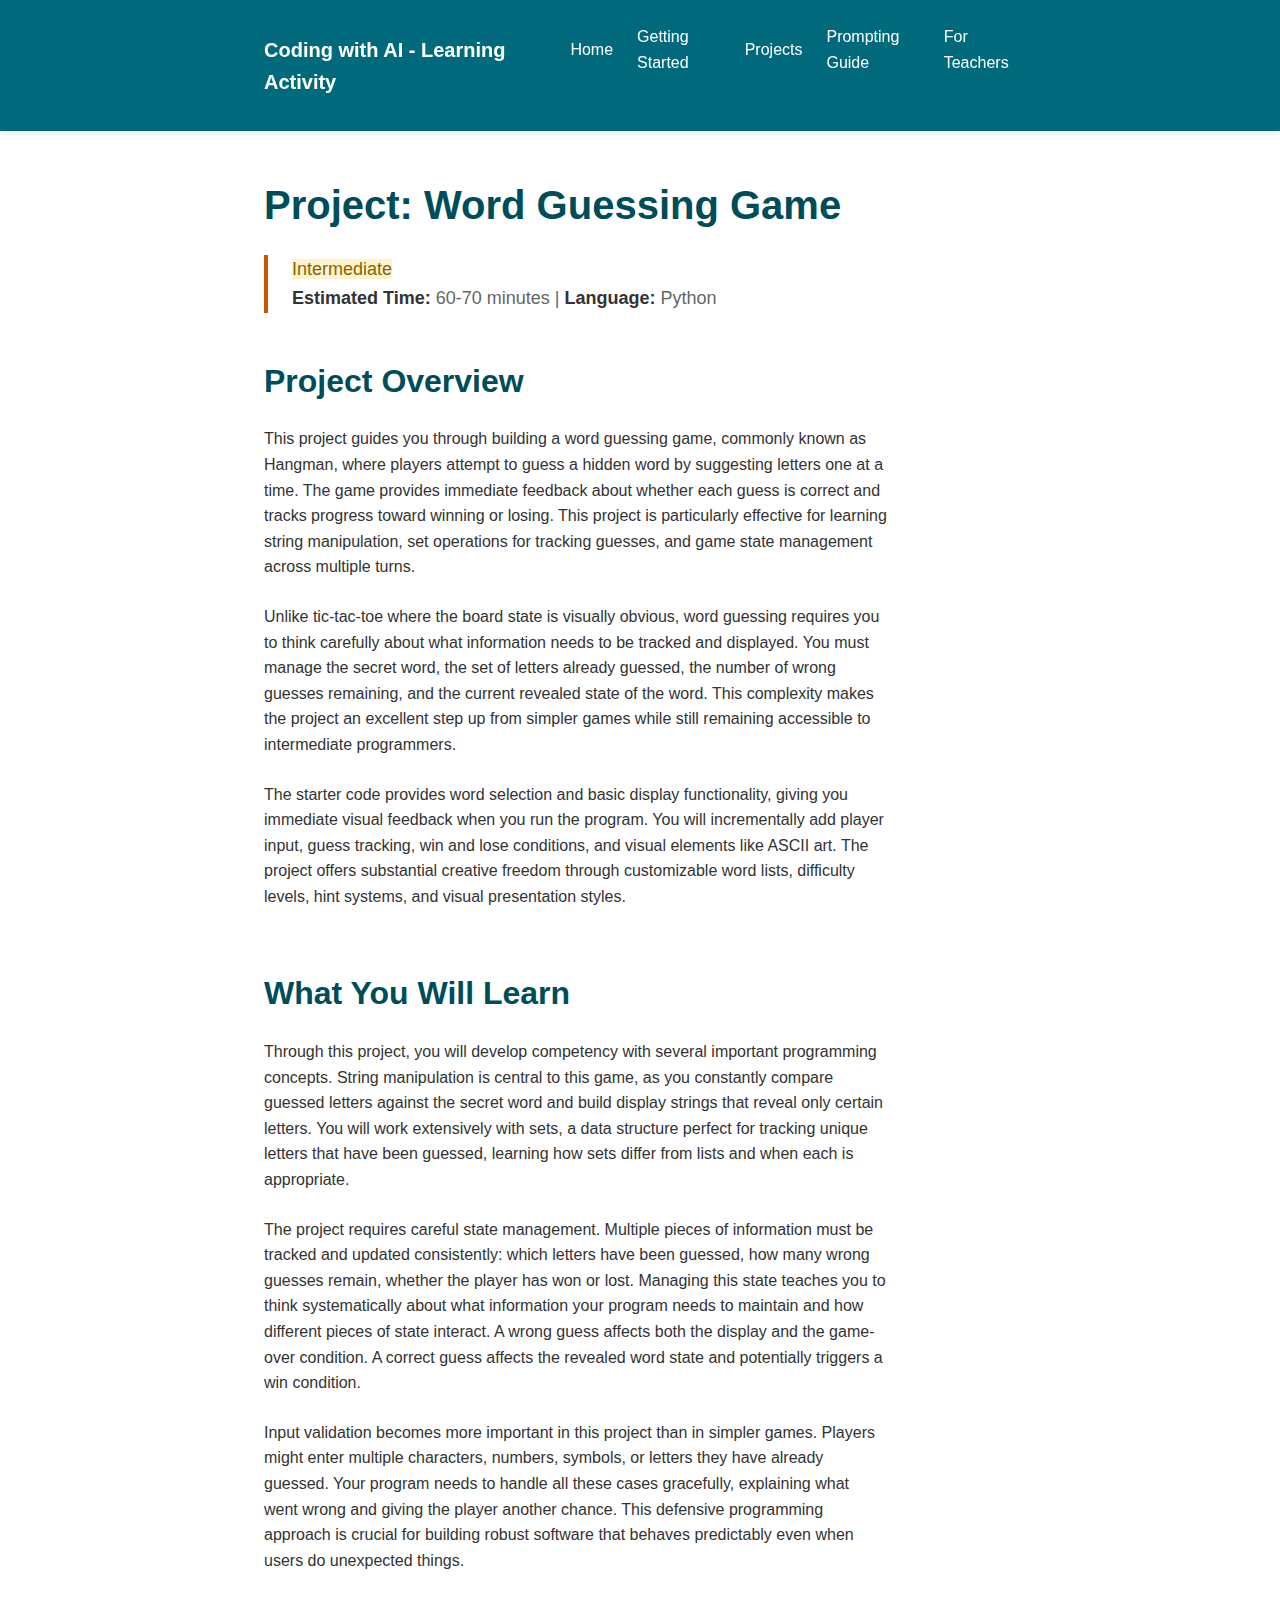
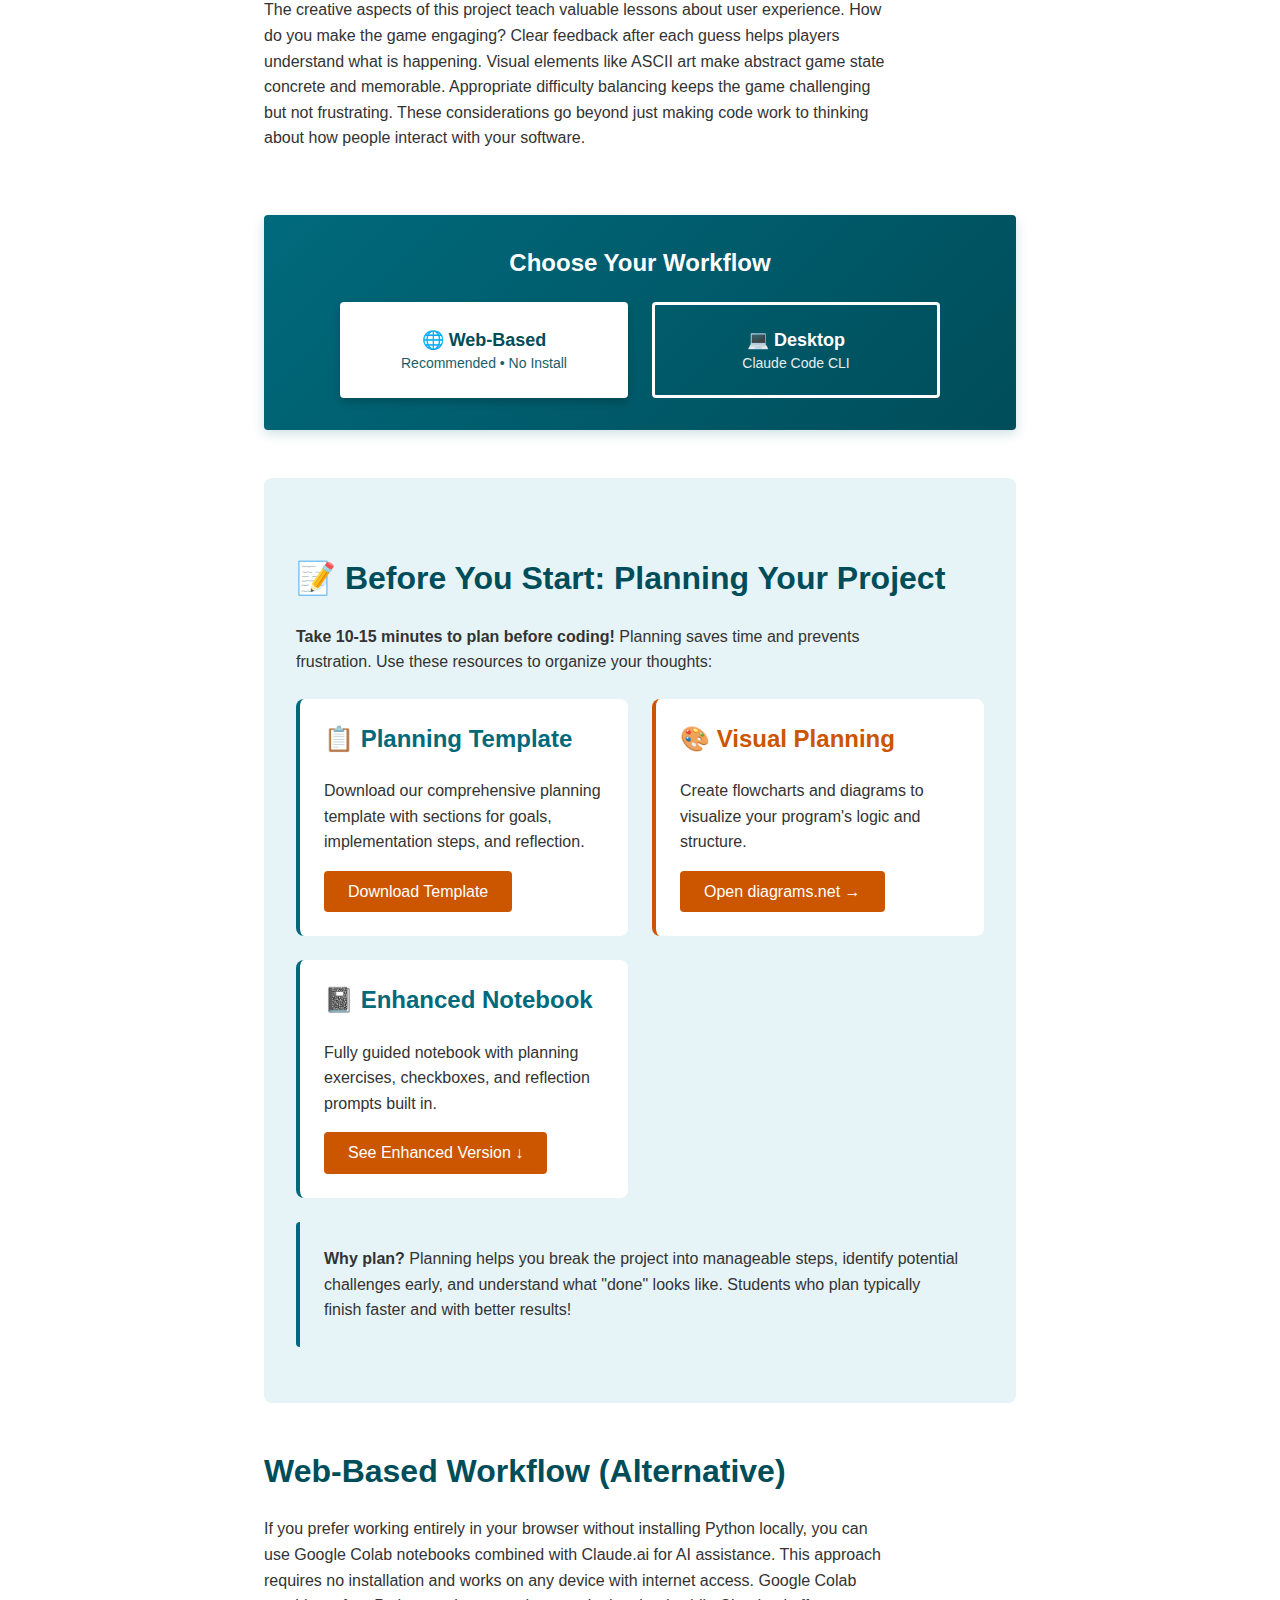
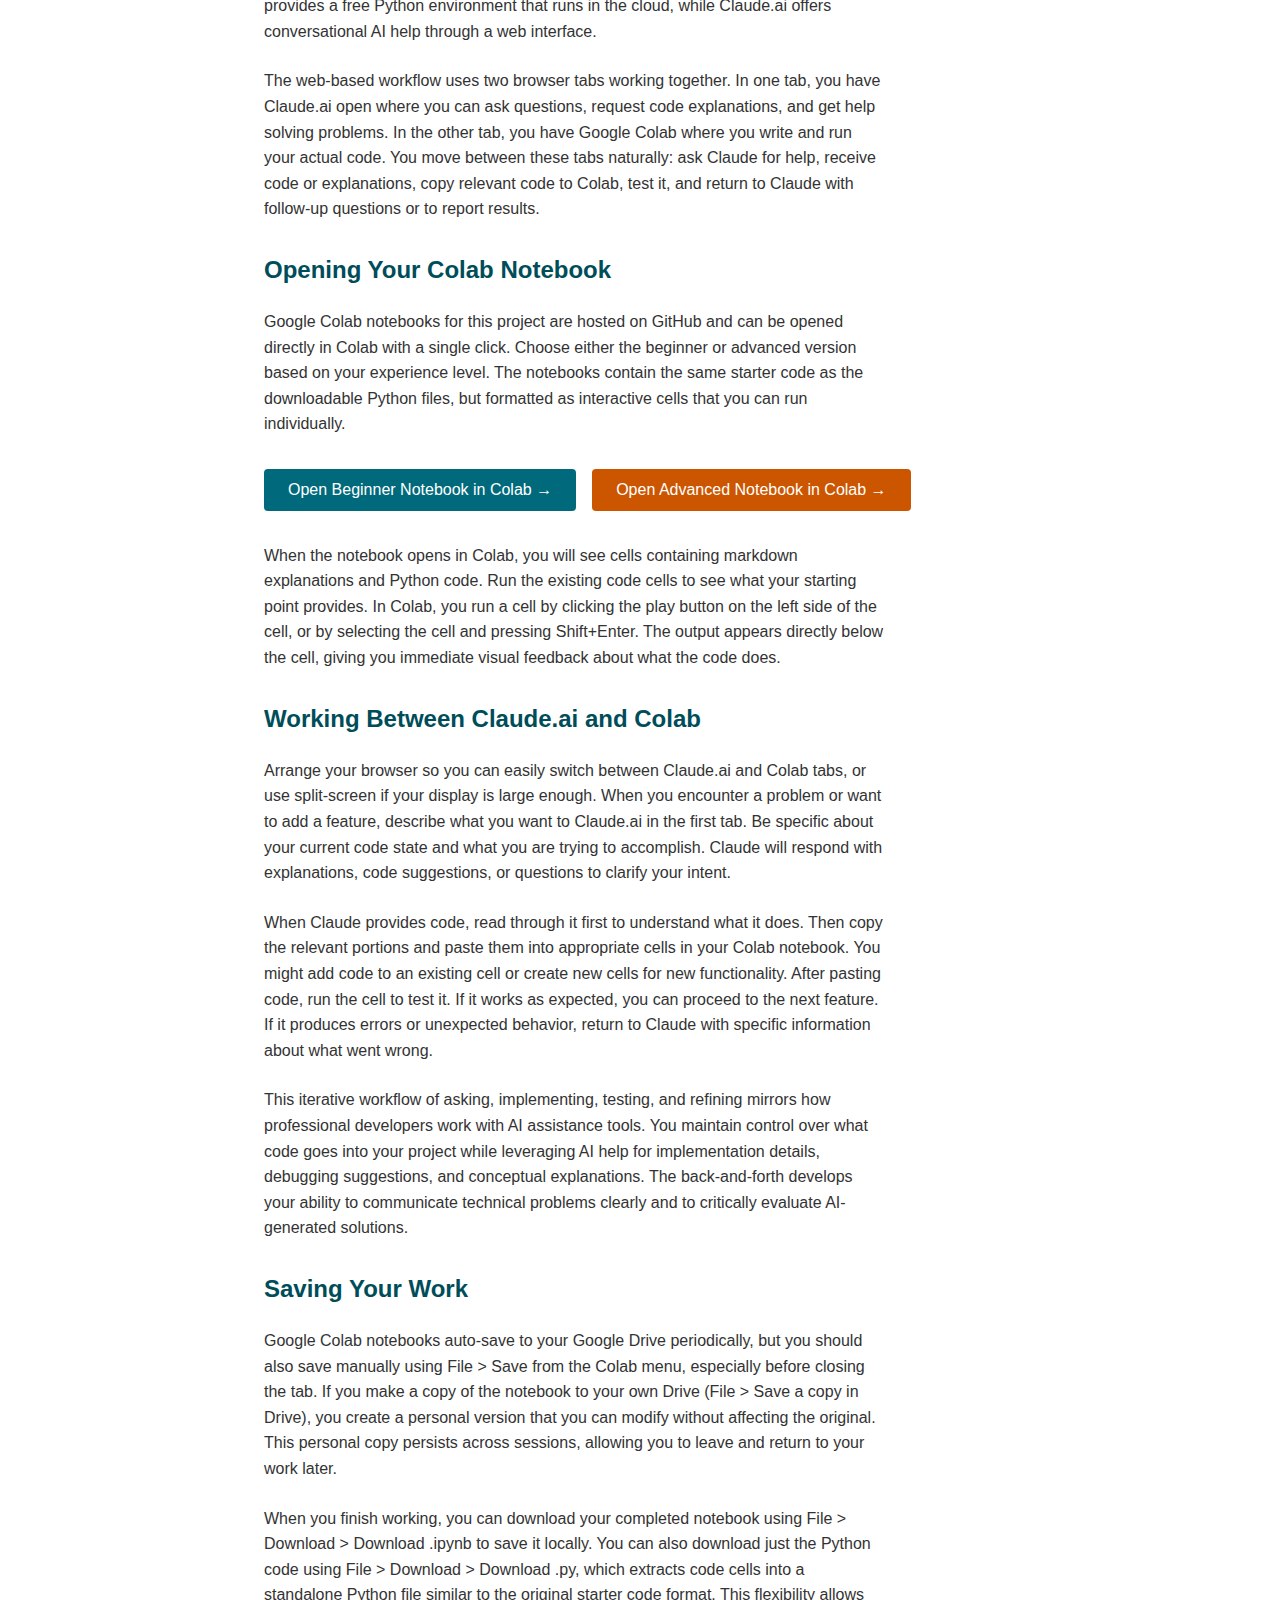
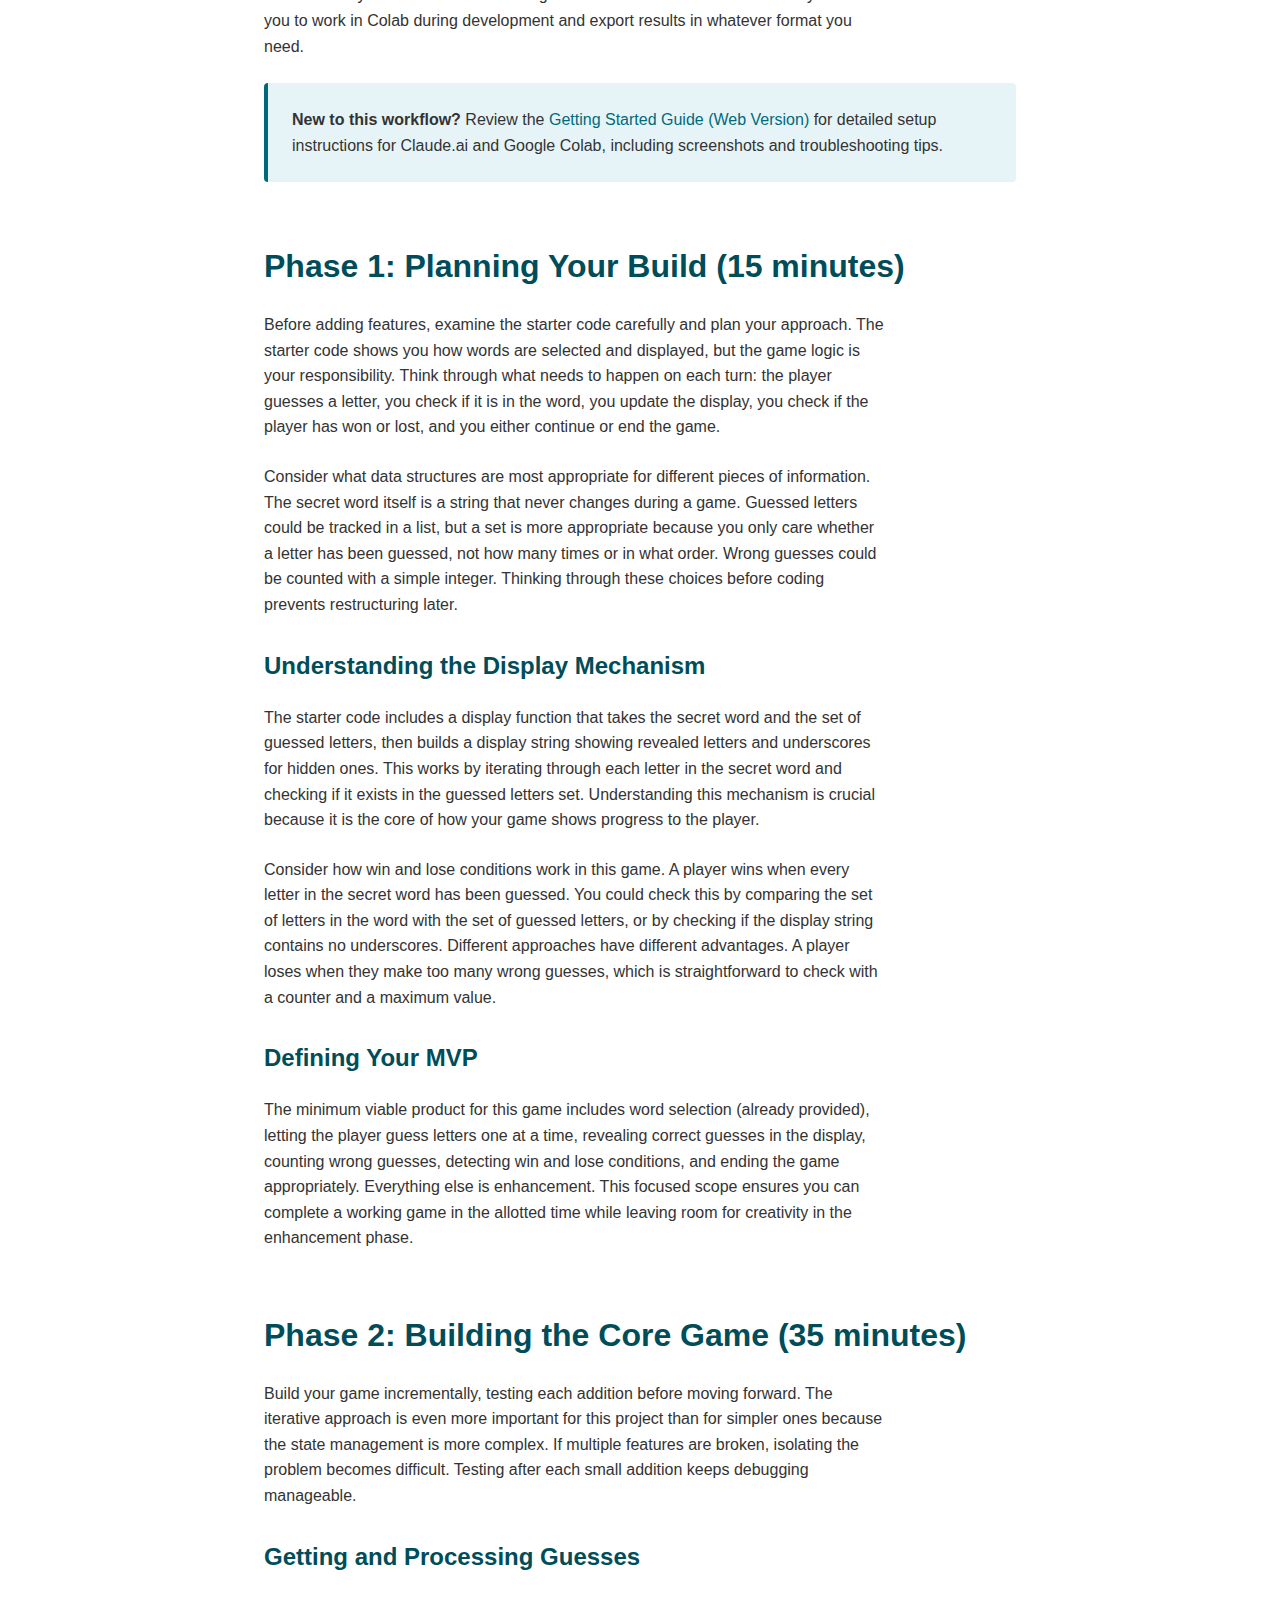
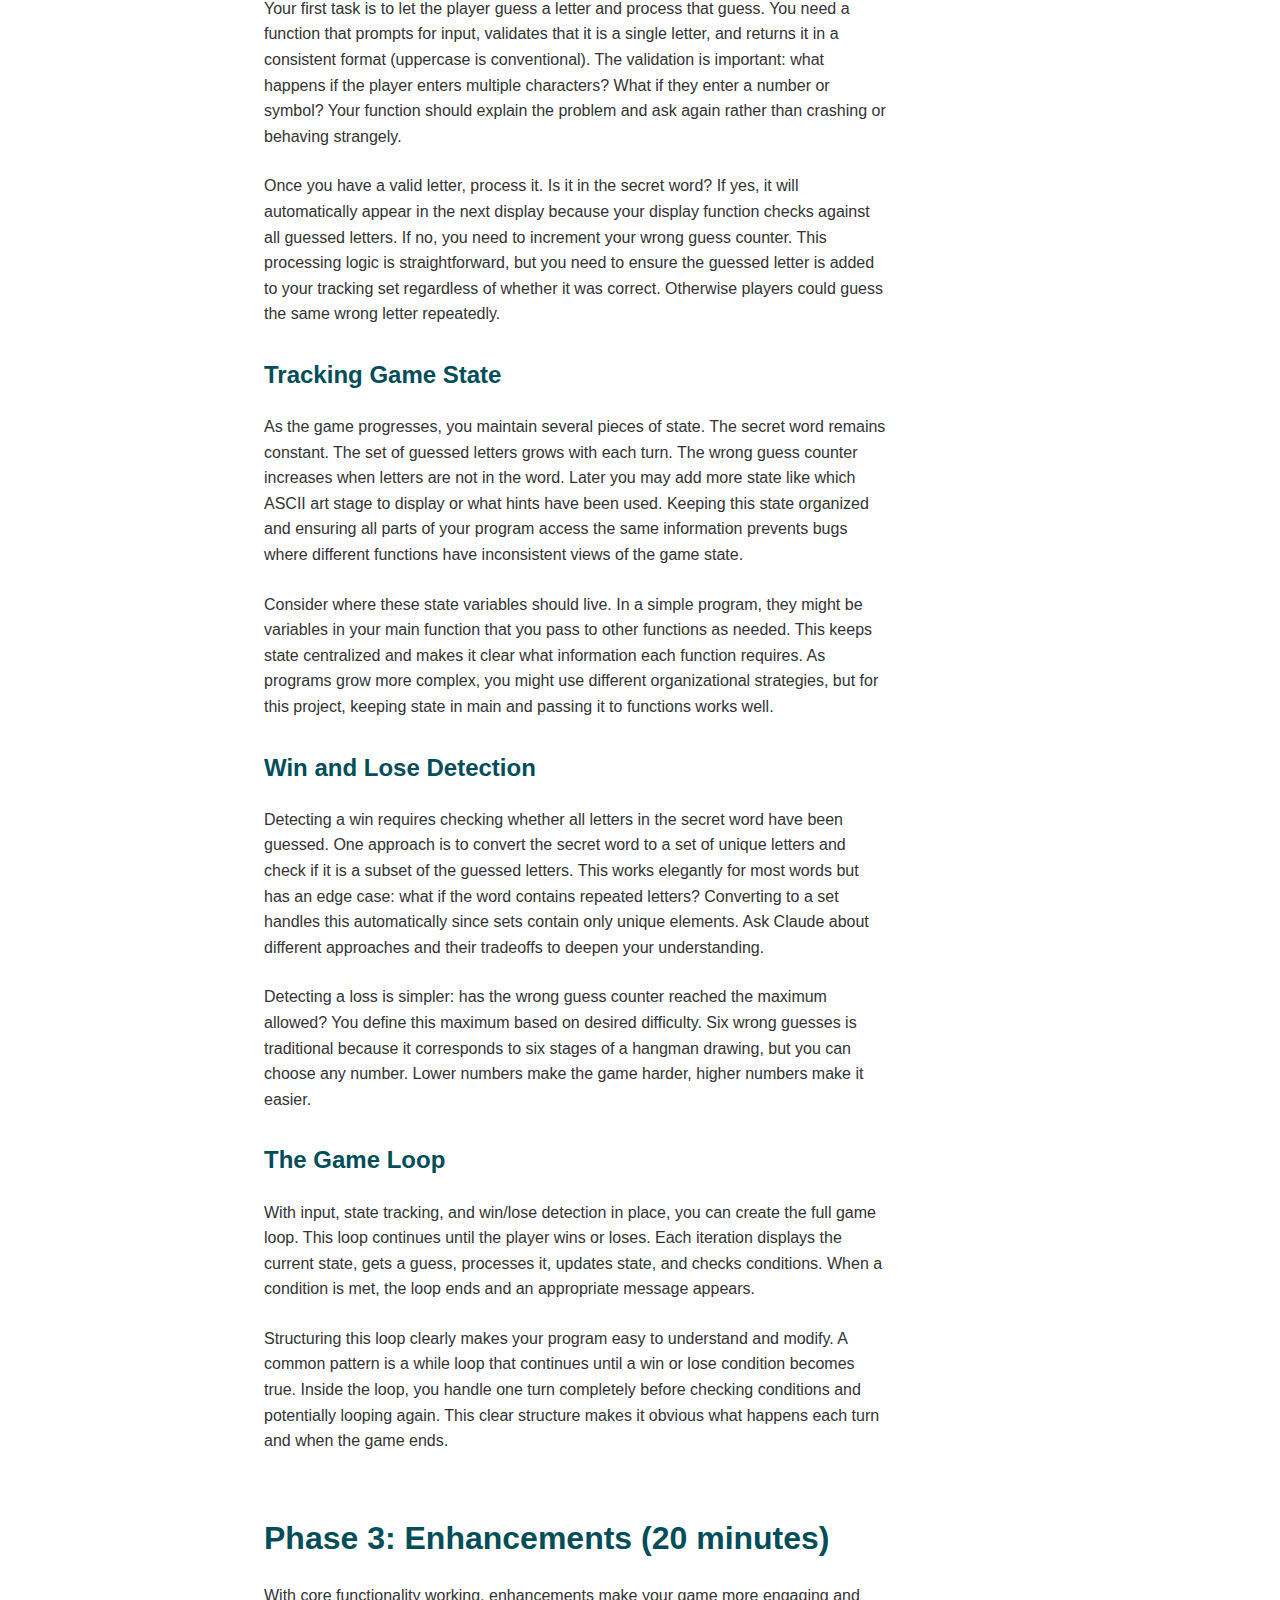
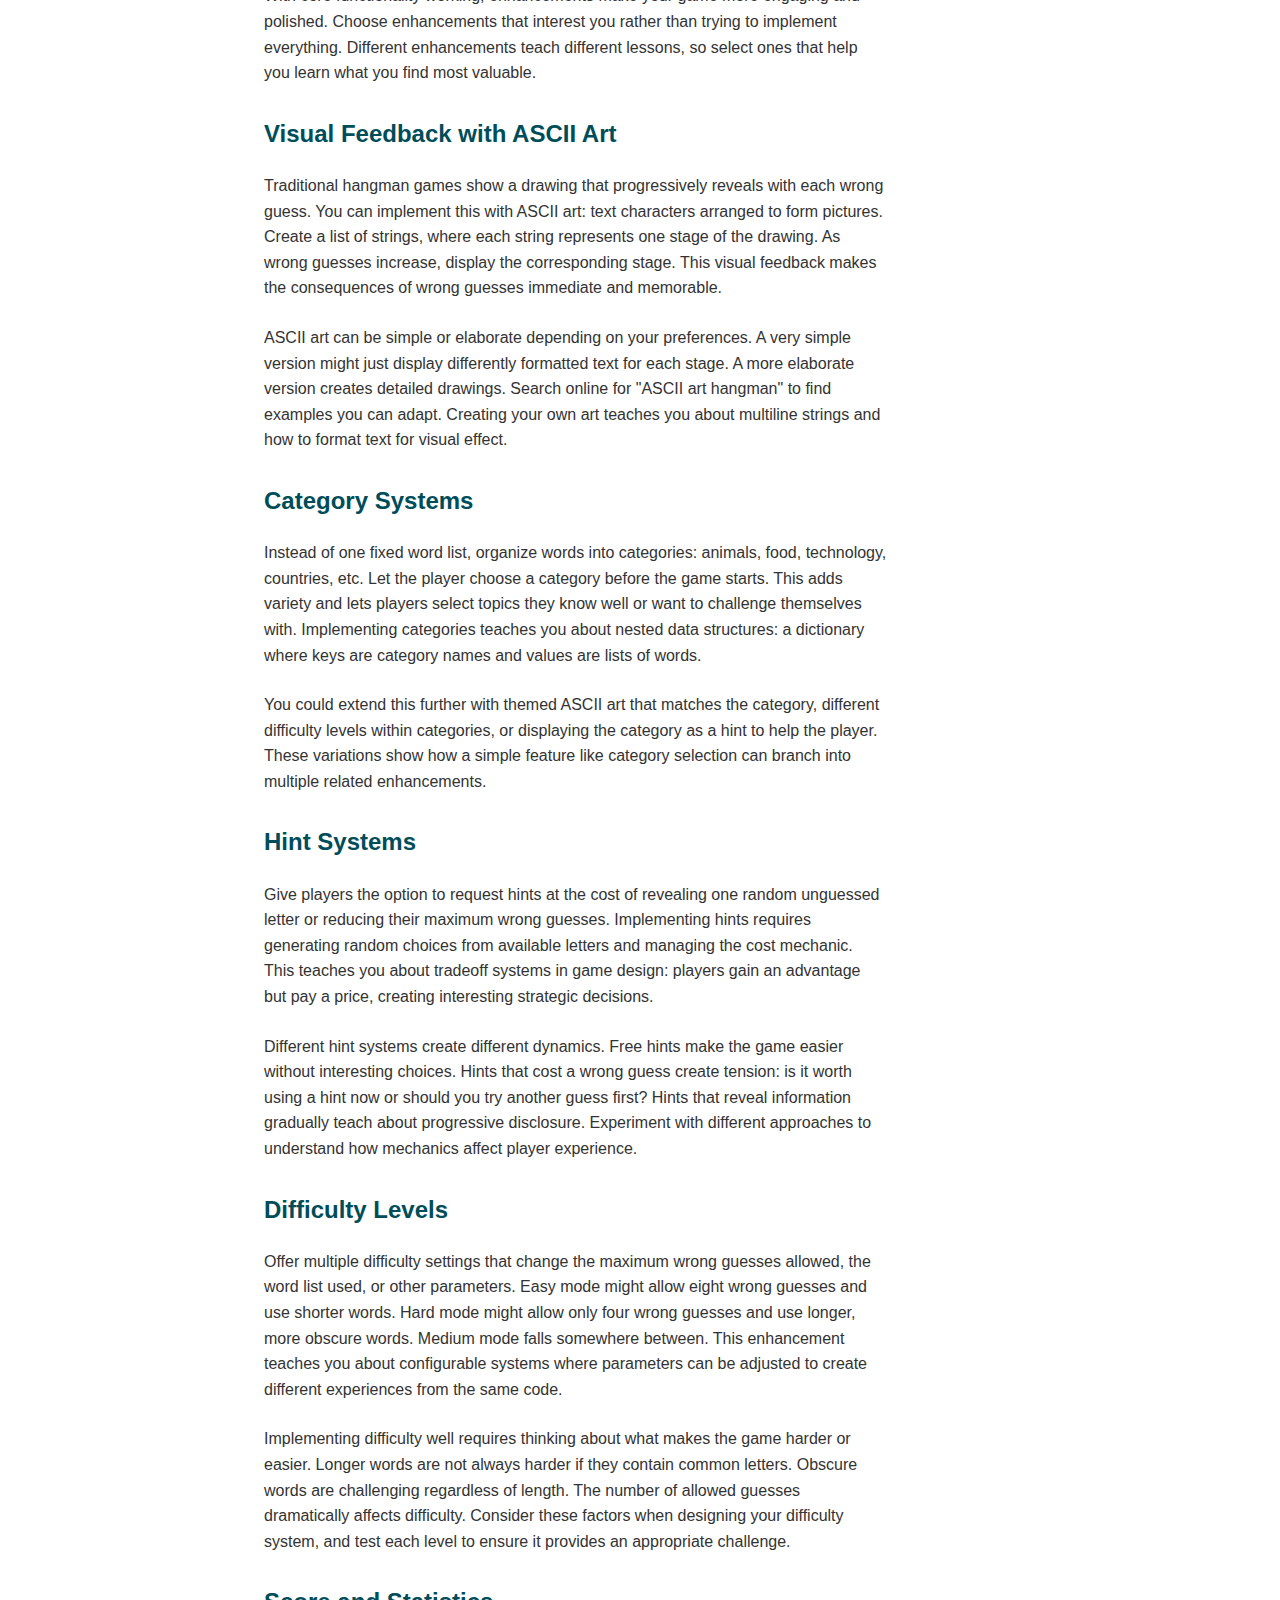
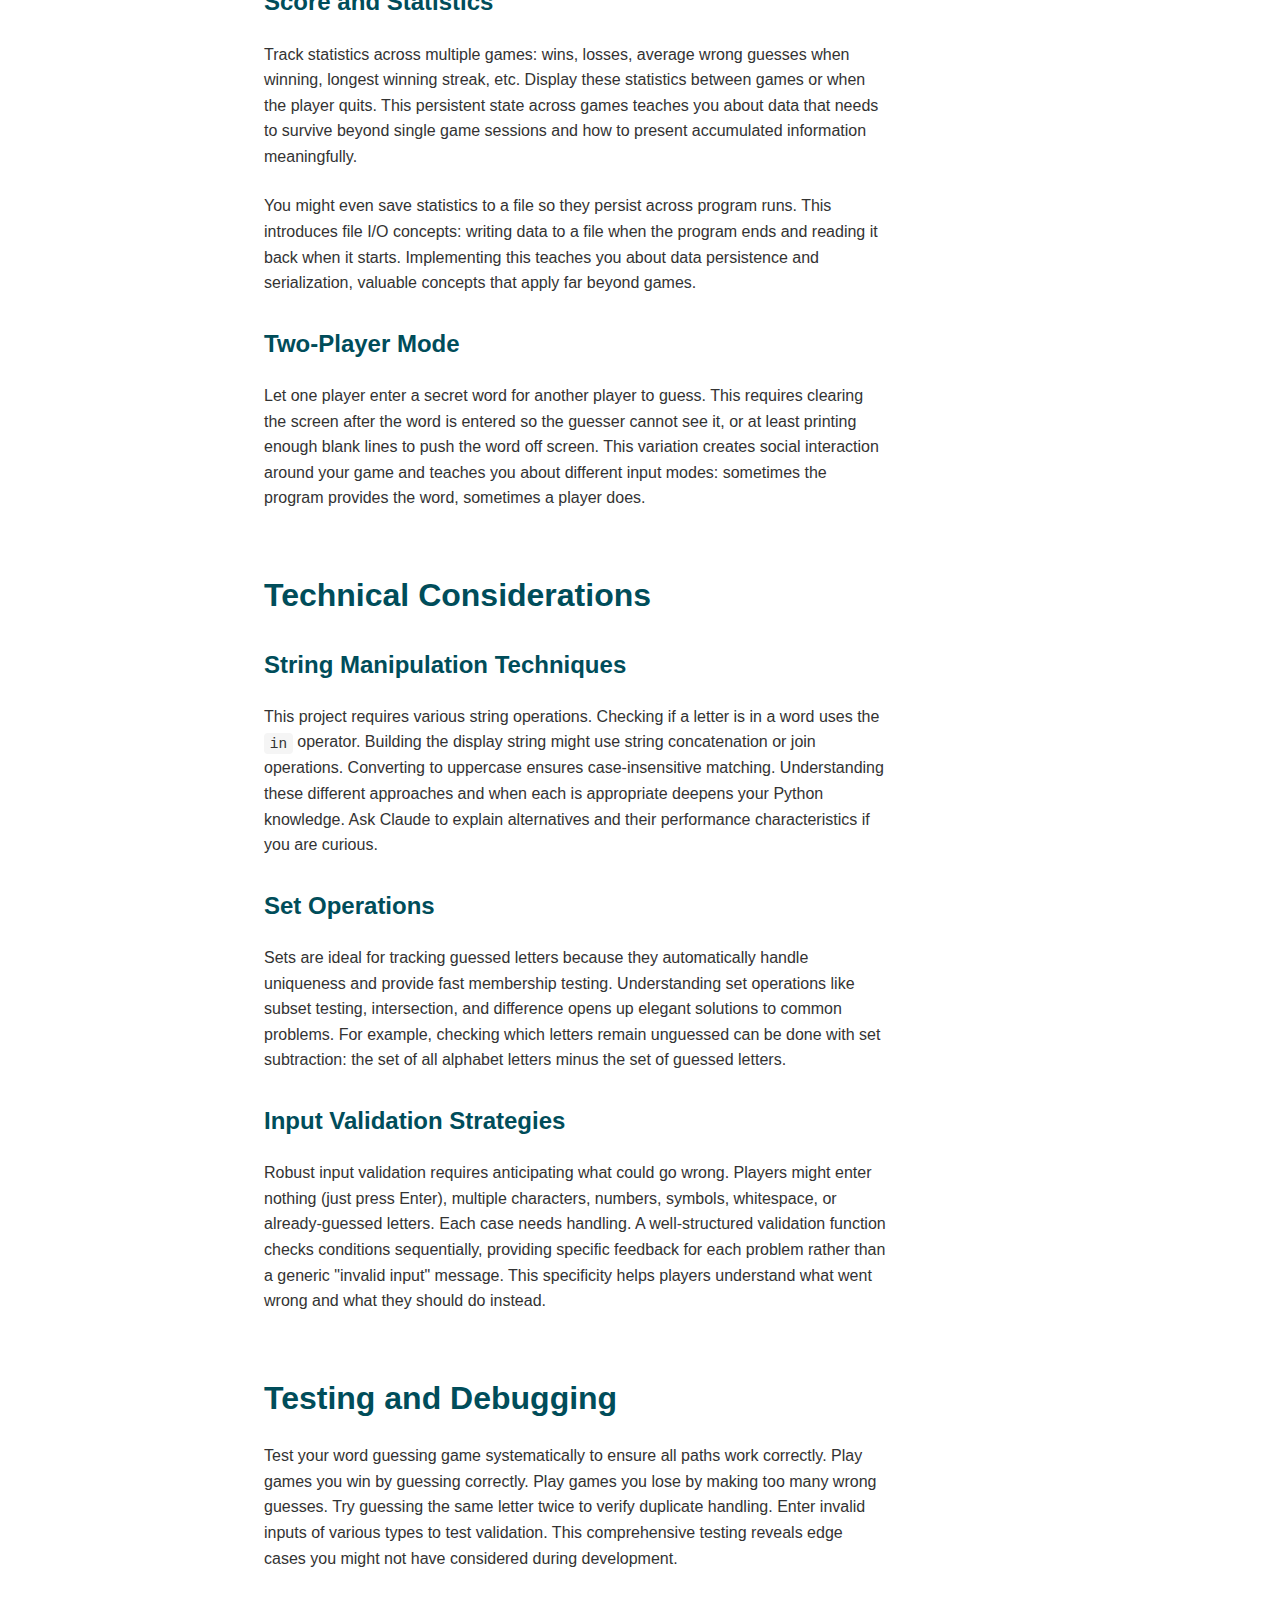
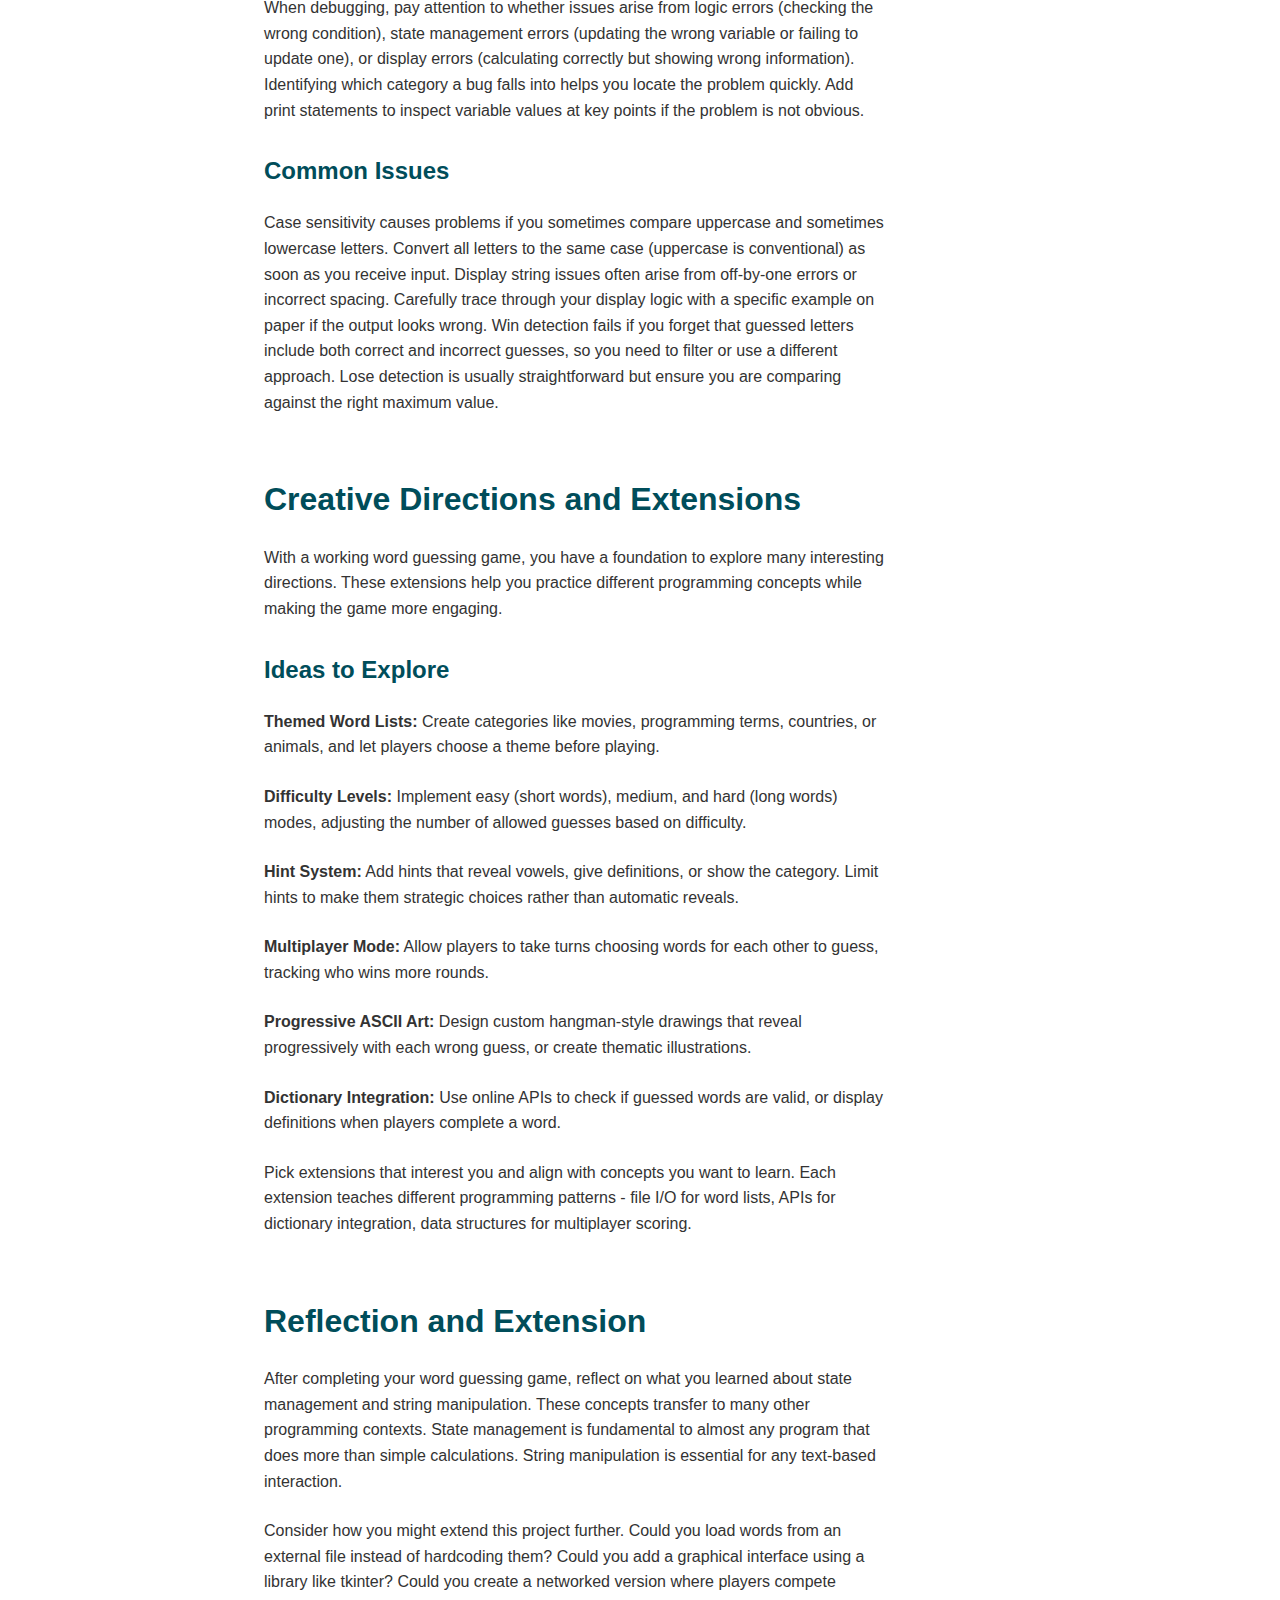
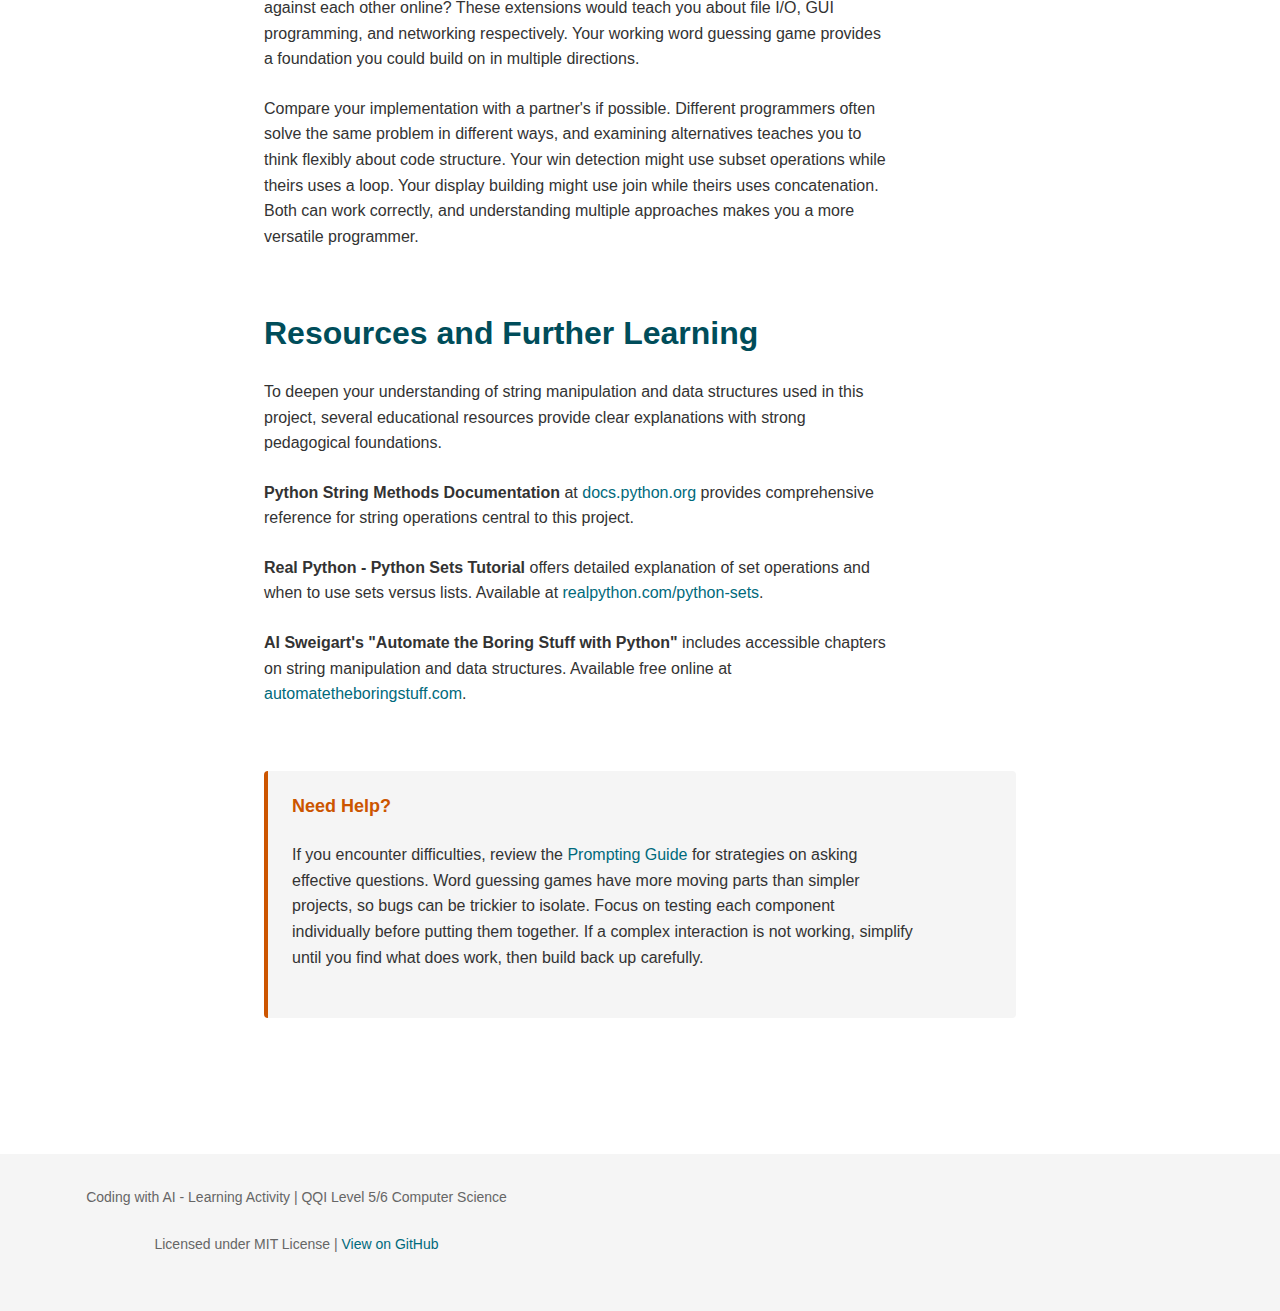
<file: projects/word-guessing.html>
<!DOCTYPE html>
<html lang="en">
<head>
    <meta charset="UTF-8">
    <meta name="viewport" content="width=device-width, initial-scale=1.0">
    <title>Word Guessing Project - Coding with AI</title>
    <link rel="stylesheet" href="../css/main.css">
</head>
<body>
    <nav>
        <div class="nav-container">
            <a href="../index.html" class="site-title">Coding with AI - Learning Activity</a>
            <ul>
                <li><a href="../index.html">Home</a></li>
                <li><a href="getting-started.html">Getting Started</a></li>
                <li><a href="../projects.html">Projects</a></li>
                <li><a href="../prompting-guide.html">Prompting Guide</a></li>
                <li><a href="../for-teachers.html">For Teachers</a></li>
            </ul>
        </div>
    </nav>

    <main>
        <h1>Project: Word Guessing Game</h1>

        <div class="intro">
            <span class="difficulty intermediate">Intermediate</span>
            <p><strong>Estimated Time:</strong> 60-70 minutes | <strong>Language:</strong> Python</p>
        </div>

        <section>
            <h2>Project Overview</h2>
            <p>
                This project guides you through building a word guessing game, commonly known as Hangman, where players attempt to guess a hidden word by suggesting letters one at a time. The game provides immediate feedback about whether each guess is correct and tracks progress toward winning or losing. This project is particularly effective for learning string manipulation, set operations for tracking guesses, and game state management across multiple turns.
            </p>

            <p>
                Unlike tic-tac-toe where the board state is visually obvious, word guessing requires you to think carefully about what information needs to be tracked and displayed. You must manage the secret word, the set of letters already guessed, the number of wrong guesses remaining, and the current revealed state of the word. This complexity makes the project an excellent step up from simpler games while still remaining accessible to intermediate programmers.
            </p>

            <p>
                The starter code provides word selection and basic display functionality, giving you immediate visual feedback when you run the program. You will incrementally add player input, guess tracking, win and lose conditions, and visual elements like ASCII art. The project offers substantial creative freedom through customizable word lists, difficulty levels, hint systems, and visual presentation styles.
            </p>
        </section>

        <section>
            <h2>What You Will Learn</h2>
            <p>
                Through this project, you will develop competency with several important programming concepts. String manipulation is central to this game, as you constantly compare guessed letters against the secret word and build display strings that reveal only certain letters. You will work extensively with sets, a data structure perfect for tracking unique letters that have been guessed, learning how sets differ from lists and when each is appropriate.
            </p>

            <p>
                The project requires careful state management. Multiple pieces of information must be tracked and updated consistently: which letters have been guessed, how many wrong guesses remain, whether the player has won or lost. Managing this state teaches you to think systematically about what information your program needs to maintain and how different pieces of state interact. A wrong guess affects both the display and the game-over condition. A correct guess affects the revealed word state and potentially triggers a win condition.
            </p>

            <p>
                Input validation becomes more important in this project than in simpler games. Players might enter multiple characters, numbers, symbols, or letters they have already guessed. Your program needs to handle all these cases gracefully, explaining what went wrong and giving the player another chance. This defensive programming approach is crucial for building robust software that behaves predictably even when users do unexpected things.
            </p>

            <p>
                The creative aspects of this project teach valuable lessons about user experience. How do you make the game engaging? Clear feedback after each guess helps players understand what is happening. Visual elements like ASCII art make abstract game state concrete and memorable. Appropriate difficulty balancing keeps the game challenging but not frustrating. These considerations go beyond just making code work to thinking about how people interact with your software.
            </p>
        </section>
        <!-- Version Selector -->
        <div class="version-selector">
            <h2>Choose Your Workflow</h2>
            <div class="version-toggle-buttons">
                <button class="version-btn active" onclick="showVersion('web')" id="web-btn">
                    🌐 Web-Based
                    <span class="btn-label">Recommended • No Install</span>
                </button>
                <button class="version-btn" onclick="showVersion('desktop')" id="desktop-btn">
                    💻 Desktop
                    <span class="btn-label">Claude Code CLI</span>
                </button>
            </div>
        </div>


        <!-- Planning Resources Section -->
        <section style="background: #e6f4f7; padding: 2rem; border-radius: 8px; margin: 2rem 0;">
            <h2>📝 Before You Start: Planning Your Project</h2>
            <p>
                <strong>Take 10-15 minutes to plan before coding!</strong> Planning saves time and prevents frustration. Use these resources to organize your thoughts:
            </p>

            <div style="display: grid; grid-template-columns: repeat(auto-fit, minmax(250px, 1fr)); gap: 1.5rem; margin: 1.5rem 0;">
                <div style="background: white; padding: 1.5rem; border-radius: 8px; border-left: 4px solid #006A7C;">
                    <h3 style="margin-top: 0; color: #006A7C;">📋 Planning Template</h3>
                    <p style="margin-bottom: 1rem;">Download our comprehensive planning template with sections for goals, implementation steps, and reflection.</p>
                    <a href="../PROJECT_PLANNING.md" class="btn btn-secondary" download>Download Template</a>
                </div>

                <div style="background: white; padding: 1.5rem; border-radius: 8px; border-left: 4px solid #CC5500;">
                    <h3 style="margin-top: 0; color: #CC5500;">🎨 Visual Planning</h3>
                    <p style="margin-bottom: 1rem;">Create flowcharts and diagrams to visualize your program's logic and structure.</p>
                    <a href="https://app.diagrams.net/" class="btn btn-secondary" target="_blank">Open diagrams.net →</a>
                </div>

                <div style="background: white; padding: 1.5rem; border-radius: 8px; border-left: 4px solid #006A7C;">
                    <h3 style="margin-top: 0; color: #006A7C;">📓 Enhanced Notebook</h3>
                    <p style="margin-bottom: 1rem;">Fully guided notebook with planning exercises, checkboxes, and reflection prompts built in.</p>
                    <a href="#enhanced-notebook" class="btn btn-secondary">See Enhanced Version ↓</a>
                </div>
            </div>

            <div class="note" style="margin-top: 1.5rem;">
                <strong>Why plan?</strong> Planning helps you break the project into manageable steps, identify potential challenges early, and understand what "done" looks like. Students who plan typically finish faster and with better results!
            </div>
        </section>


        <div id="desktop-content" class="version-content">
        <section>
            <h2>Getting the Starter Code</h2>
            <p>
                Two versions of starter code are available to match your experience level. The beginner version provides word selection and display functions, allowing you to see how words are hidden and revealed. The advanced version additionally includes input handling and basic guess processing, letting you focus more on game logic and enhancements.
            </p>

            <p>
                Download the appropriate starter code to your project directory and run it immediately. Understanding what functionality already exists helps you plan what you need to add. Both starter versions demonstrate the core display mechanism, showing you how the game will reveal letters as players guess correctly.
            </p>

            <div style="display: flex; gap: 1rem; margin: 2rem 0;">
                <a href="../starter-code/wordguess_beginner.py" download class="btn">Download Beginner Starter</a>
                <a href="../starter-code/wordguess_advanced.py" download class="btn btn-secondary">Download Advanced Starter</a>
            </div>

            <div class="note">
                <strong>First Step:</strong> After downloading, navigate to your project directory and run <code>python wordguess_beginner.py</code> (or <code>wordguess_advanced.py</code>). The demonstration shows you the word display mechanism in action, helping you understand the foundation you are building upon.
            </div>
        </section>
        </div>

        <div id="web-content" class="version-content active">

        <section>
            <h2>Web-Based Workflow (Alternative)</h2>
            <p>
                If you prefer working entirely in your browser without installing Python locally, you can use Google Colab notebooks combined with Claude.ai for AI assistance. This approach requires no installation and works on any device with internet access. Google Colab provides a free Python environment that runs in the cloud, while Claude.ai offers conversational AI help through a web interface.
            </p>

            <p>
                The web-based workflow uses two browser tabs working together. In one tab, you have Claude.ai open where you can ask questions, request code explanations, and get help solving problems. In the other tab, you have Google Colab where you write and run your actual code. You move between these tabs naturally: ask Claude for help, receive code or explanations, copy relevant code to Colab, test it, and return to Claude with follow-up questions or to report results.
            </p>

            <h3>Opening Your Colab Notebook</h3>
            <p>
                Google Colab notebooks for this project are hosted on GitHub and can be opened directly in Colab with a single click. Choose either the beginner or advanced version based on your experience level. The notebooks contain the same starter code as the downloadable Python files, but formatted as interactive cells that you can run individually.
            </p>

            <div style="display: flex; gap: 1rem; margin: 2rem 0; flex-wrap: wrap;">
                <a href="https://colab.research.google.com/github/deweydex/2plus1Coding/blob/main/colab-notebooks/wordguess_beginner.ipynb" class="btn" target="_blank">
                    Open Beginner Notebook in Colab →
                </a>
                <a href="https://colab.research.google.com/github/deweydex/2plus1Coding/blob/main/colab-notebooks/wordguess_advanced.ipynb" class="btn btn-secondary" target="_blank">
                    Open Advanced Notebook in Colab →
                </a>
            </div>

            <p>
                When the notebook opens in Colab, you will see cells containing markdown explanations and Python code. Run the existing code cells to see what your starting point provides. In Colab, you run a cell by clicking the play button on the left side of the cell, or by selecting the cell and pressing Shift+Enter. The output appears directly below the cell, giving you immediate visual feedback about what the code does.
            </p>

            <h3>Working Between Claude.ai and Colab</h3>
            <p>
                Arrange your browser so you can easily switch between Claude.ai and Colab tabs, or use split-screen if your display is large enough. When you encounter a problem or want to add a feature, describe what you want to Claude.ai in the first tab. Be specific about your current code state and what you are trying to accomplish. Claude will respond with explanations, code suggestions, or questions to clarify your intent.
            </p>

            <p>
                When Claude provides code, read through it first to understand what it does. Then copy the relevant portions and paste them into appropriate cells in your Colab notebook. You might add code to an existing cell or create new cells for new functionality. After pasting code, run the cell to test it. If it works as expected, you can proceed to the next feature. If it produces errors or unexpected behavior, return to Claude with specific information about what went wrong.
            </p>

            <p>
                This iterative workflow of asking, implementing, testing, and refining mirrors how professional developers work with AI assistance tools. You maintain control over what code goes into your project while leveraging AI help for implementation details, debugging suggestions, and conceptual explanations. The back-and-forth develops your ability to communicate technical problems clearly and to critically evaluate AI-generated solutions.
            </p>

            <h3>Saving Your Work</h3>
            <p>
                Google Colab notebooks auto-save to your Google Drive periodically, but you should also save manually using File > Save from the Colab menu, especially before closing the tab. If you make a copy of the notebook to your own Drive (File > Save a copy in Drive), you create a personal version that you can modify without affecting the original. This personal copy persists across sessions, allowing you to leave and return to your work later.
            </p>

            <p>
                When you finish working, you can download your completed notebook using File > Download > Download .ipynb to save it locally. You can also download just the Python code using File > Download > Download .py, which extracts code cells into a standalone Python file similar to the original starter code format. This flexibility allows you to work in Colab during development and export results in whatever format you need.
            </p>

            <div class="note">
                <strong>New to this workflow?</strong> Review the <a href="../getting-started.html">Getting Started Guide (Web Version)</a> for detailed setup instructions for Claude.ai and Google Colab, including screenshots and troubleshooting tips.
            </div>
        </section>

                </div>
<section>
            <h2>Phase 1: Planning Your Build (15 minutes)</h2>
            <p>
                Before adding features, examine the starter code carefully and plan your approach. The starter code shows you how words are selected and displayed, but the game logic is your responsibility. Think through what needs to happen on each turn: the player guesses a letter, you check if it is in the word, you update the display, you check if the player has won or lost, and you either continue or end the game.
            </p>

            <p>
                Consider what data structures are most appropriate for different pieces of information. The secret word itself is a string that never changes during a game. Guessed letters could be tracked in a list, but a set is more appropriate because you only care whether a letter has been guessed, not how many times or in what order. Wrong guesses could be counted with a simple integer. Thinking through these choices before coding prevents restructuring later.
            </p>

            <h3>Understanding the Display Mechanism</h3>
            <p>
                The starter code includes a display function that takes the secret word and the set of guessed letters, then builds a display string showing revealed letters and underscores for hidden ones. This works by iterating through each letter in the secret word and checking if it exists in the guessed letters set. Understanding this mechanism is crucial because it is the core of how your game shows progress to the player.
            </p>

            <p>
                Consider how win and lose conditions work in this game. A player wins when every letter in the secret word has been guessed. You could check this by comparing the set of letters in the word with the set of guessed letters, or by checking if the display string contains no underscores. Different approaches have different advantages. A player loses when they make too many wrong guesses, which is straightforward to check with a counter and a maximum value.
            </p>

            <h3>Defining Your MVP</h3>
            <p>
                The minimum viable product for this game includes word selection (already provided), letting the player guess letters one at a time, revealing correct guesses in the display, counting wrong guesses, detecting win and lose conditions, and ending the game appropriately. Everything else is enhancement. This focused scope ensures you can complete a working game in the allotted time while leaving room for creativity in the enhancement phase.
            </p>
        </section>

        <section>
            <h2>Phase 2: Building the Core Game (35 minutes)</h2>
            <p>
                Build your game incrementally, testing each addition before moving forward. The iterative approach is even more important for this project than for simpler ones because the state management is more complex. If multiple features are broken, isolating the problem becomes difficult. Testing after each small addition keeps debugging manageable.
            </p>

            <h3>Getting and Processing Guesses</h3>
            <p>
                Your first task is to let the player guess a letter and process that guess. You need a function that prompts for input, validates that it is a single letter, and returns it in a consistent format (uppercase is conventional). The validation is important: what happens if the player enters multiple characters? What if they enter a number or symbol? Your function should explain the problem and ask again rather than crashing or behaving strangely.
            </p>

            <p>
                Once you have a valid letter, process it. Is it in the secret word? If yes, it will automatically appear in the next display because your display function checks against all guessed letters. If no, you need to increment your wrong guess counter. This processing logic is straightforward, but you need to ensure the guessed letter is added to your tracking set regardless of whether it was correct. Otherwise players could guess the same wrong letter repeatedly.
            </p>

            <h3>Tracking Game State</h3>
            <p>
                As the game progresses, you maintain several pieces of state. The secret word remains constant. The set of guessed letters grows with each turn. The wrong guess counter increases when letters are not in the word. Later you may add more state like which ASCII art stage to display or what hints have been used. Keeping this state organized and ensuring all parts of your program access the same information prevents bugs where different functions have inconsistent views of the game state.
            </p>

            <p>
                Consider where these state variables should live. In a simple program, they might be variables in your main function that you pass to other functions as needed. This keeps state centralized and makes it clear what information each function requires. As programs grow more complex, you might use different organizational strategies, but for this project, keeping state in main and passing it to functions works well.
            </p>

            <h3>Win and Lose Detection</h3>
            <p>
                Detecting a win requires checking whether all letters in the secret word have been guessed. One approach is to convert the secret word to a set of unique letters and check if it is a subset of the guessed letters. This works elegantly for most words but has an edge case: what if the word contains repeated letters? Converting to a set handles this automatically since sets contain only unique elements. Ask Claude about different approaches and their tradeoffs to deepen your understanding.
            </p>

            <p>
                Detecting a loss is simpler: has the wrong guess counter reached the maximum allowed? You define this maximum based on desired difficulty. Six wrong guesses is traditional because it corresponds to six stages of a hangman drawing, but you can choose any number. Lower numbers make the game harder, higher numbers make it easier.
            </p>

            <h3>The Game Loop</h3>
            <p>
                With input, state tracking, and win/lose detection in place, you can create the full game loop. This loop continues until the player wins or loses. Each iteration displays the current state, gets a guess, processes it, updates state, and checks conditions. When a condition is met, the loop ends and an appropriate message appears.
            </p>

            <p>
                Structuring this loop clearly makes your program easy to understand and modify. A common pattern is a while loop that continues until a win or lose condition becomes true. Inside the loop, you handle one turn completely before checking conditions and potentially looping again. This clear structure makes it obvious what happens each turn and when the game ends.
            </p>
        </section>

        <section>
            <h2>Phase 3: Enhancements (20 minutes)</h2>
            <p>
                With core functionality working, enhancements make your game more engaging and polished. Choose enhancements that interest you rather than trying to implement everything. Different enhancements teach different lessons, so select ones that help you learn what you find most valuable.
            </p>

            <h3>Visual Feedback with ASCII Art</h3>
            <p>
                Traditional hangman games show a drawing that progressively reveals with each wrong guess. You can implement this with ASCII art: text characters arranged to form pictures. Create a list of strings, where each string represents one stage of the drawing. As wrong guesses increase, display the corresponding stage. This visual feedback makes the consequences of wrong guesses immediate and memorable.
            </p>

            <p>
                ASCII art can be simple or elaborate depending on your preferences. A very simple version might just display differently formatted text for each stage. A more elaborate version creates detailed drawings. Search online for "ASCII art hangman" to find examples you can adapt. Creating your own art teaches you about multiline strings and how to format text for visual effect.
            </p>

            <h3>Category Systems</h3>
            <p>
                Instead of one fixed word list, organize words into categories: animals, food, technology, countries, etc. Let the player choose a category before the game starts. This adds variety and lets players select topics they know well or want to challenge themselves with. Implementing categories teaches you about nested data structures: a dictionary where keys are category names and values are lists of words.
            </p>

            <p>
                You could extend this further with themed ASCII art that matches the category, different difficulty levels within categories, or displaying the category as a hint to help the player. These variations show how a simple feature like category selection can branch into multiple related enhancements.
            </p>

            <h3>Hint Systems</h3>
            <p>
                Give players the option to request hints at the cost of revealing one random unguessed letter or reducing their maximum wrong guesses. Implementing hints requires generating random choices from available letters and managing the cost mechanic. This teaches you about tradeoff systems in game design: players gain an advantage but pay a price, creating interesting strategic decisions.
            </p>

            <p>
                Different hint systems create different dynamics. Free hints make the game easier without interesting choices. Hints that cost a wrong guess create tension: is it worth using a hint now or should you try another guess first? Hints that reveal information gradually teach about progressive disclosure. Experiment with different approaches to understand how mechanics affect player experience.
            </p>

            <h3>Difficulty Levels</h3>
            <p>
                Offer multiple difficulty settings that change the maximum wrong guesses allowed, the word list used, or other parameters. Easy mode might allow eight wrong guesses and use shorter words. Hard mode might allow only four wrong guesses and use longer, more obscure words. Medium mode falls somewhere between. This enhancement teaches you about configurable systems where parameters can be adjusted to create different experiences from the same code.
            </p>

            <p>
                Implementing difficulty well requires thinking about what makes the game harder or easier. Longer words are not always harder if they contain common letters. Obscure words are challenging regardless of length. The number of allowed guesses dramatically affects difficulty. Consider these factors when designing your difficulty system, and test each level to ensure it provides an appropriate challenge.
            </p>

            <h3>Score and Statistics</h3>
            <p>
                Track statistics across multiple games: wins, losses, average wrong guesses when winning, longest winning streak, etc. Display these statistics between games or when the player quits. This persistent state across games teaches you about data that needs to survive beyond single game sessions and how to present accumulated information meaningfully.
            </p>

            <p>
                You might even save statistics to a file so they persist across program runs. This introduces file I/O concepts: writing data to a file when the program ends and reading it back when it starts. Implementing this teaches you about data persistence and serialization, valuable concepts that apply far beyond games.
            </p>

            <h3>Two-Player Mode</h3>
            <p>
                Let one player enter a secret word for another player to guess. This requires clearing the screen after the word is entered so the guesser cannot see it, or at least printing enough blank lines to push the word off screen. This variation creates social interaction around your game and teaches you about different input modes: sometimes the program provides the word, sometimes a player does.
            </p>
        </section>

        <section>
            <h2>Technical Considerations</h2>

            <h3>String Manipulation Techniques</h3>
            <p>
                This project requires various string operations. Checking if a letter is in a word uses the <code>in</code> operator. Building the display string might use string concatenation or join operations. Converting to uppercase ensures case-insensitive matching. Understanding these different approaches and when each is appropriate deepens your Python knowledge. Ask Claude to explain alternatives and their performance characteristics if you are curious.
            </p>

            <h3>Set Operations</h3>
            <p>
                Sets are ideal for tracking guessed letters because they automatically handle uniqueness and provide fast membership testing. Understanding set operations like subset testing, intersection, and difference opens up elegant solutions to common problems. For example, checking which letters remain unguessed can be done with set subtraction: the set of all alphabet letters minus the set of guessed letters.
            </p>

            <h3>Input Validation Strategies</h3>
            <p>
                Robust input validation requires anticipating what could go wrong. Players might enter nothing (just press Enter), multiple characters, numbers, symbols, whitespace, or already-guessed letters. Each case needs handling. A well-structured validation function checks conditions sequentially, providing specific feedback for each problem rather than a generic "invalid input" message. This specificity helps players understand what went wrong and what they should do instead.
            </p>
        </section>

        <section>
            <h2>Testing and Debugging</h2>
            <p>
                Test your word guessing game systematically to ensure all paths work correctly. Play games you win by guessing correctly. Play games you lose by making too many wrong guesses. Try guessing the same letter twice to verify duplicate handling. Enter invalid inputs of various types to test validation. This comprehensive testing reveals edge cases you might not have considered during development.
            </p>

            <p>
                When debugging, pay attention to whether issues arise from logic errors (checking the wrong condition), state management errors (updating the wrong variable or failing to update one), or display errors (calculating correctly but showing wrong information). Identifying which category a bug falls into helps you locate the problem quickly. Add print statements to inspect variable values at key points if the problem is not obvious.
            </p>

            <h3>Common Issues</h3>
            <p>
                Case sensitivity causes problems if you sometimes compare uppercase and sometimes lowercase letters. Convert all letters to the same case (uppercase is conventional) as soon as you receive input. Display string issues often arise from off-by-one errors or incorrect spacing. Carefully trace through your display logic with a specific example on paper if the output looks wrong. Win detection fails if you forget that guessed letters include both correct and incorrect guesses, so you need to filter or use a different approach. Lose detection is usually straightforward but ensure you are comparing against the right maximum value.
            </p>
        </section>

        <section>
            <h2>Creative Directions and Extensions</h2>
            <p>
                With a working word guessing game, you have a foundation to explore many interesting directions. These extensions help you practice different programming concepts while making the game more engaging.
            </p>

            <h3>Ideas to Explore</h3>
            <p>
                <strong>Themed Word Lists:</strong> Create categories like movies, programming terms, countries, or animals, and let players choose a theme before playing.
            </p>

            <p>
                <strong>Difficulty Levels:</strong> Implement easy (short words), medium, and hard (long words) modes, adjusting the number of allowed guesses based on difficulty.
            </p>

            <p>
                <strong>Hint System:</strong> Add hints that reveal vowels, give definitions, or show the category. Limit hints to make them strategic choices rather than automatic reveals.
            </p>

            <p>
                <strong>Multiplayer Mode:</strong> Allow players to take turns choosing words for each other to guess, tracking who wins more rounds.
            </p>

            <p>
                <strong>Progressive ASCII Art:</strong> Design custom hangman-style drawings that reveal progressively with each wrong guess, or create thematic illustrations.
            </p>

            <p>
                <strong>Dictionary Integration:</strong> Use online APIs to check if guessed words are valid, or display definitions when players complete a word.
            </p>

            <p>
                Pick extensions that interest you and align with concepts you want to learn. Each extension teaches different programming patterns - file I/O for word lists, APIs for dictionary integration, data structures for multiplayer scoring.
            </p>
        </section>

        <section>
            <h2>Reflection and Extension</h2>
            <p>
                After completing your word guessing game, reflect on what you learned about state management and string manipulation. These concepts transfer to many other programming contexts. State management is fundamental to almost any program that does more than simple calculations. String manipulation is essential for any text-based interaction.
            </p>

            <p>
                Consider how you might extend this project further. Could you load words from an external file instead of hardcoding them? Could you add a graphical interface using a library like tkinter? Could you create a networked version where players compete against each other online? These extensions would teach you about file I/O, GUI programming, and networking respectively. Your working word guessing game provides a foundation you could build on in multiple directions.
            </p>

            <p>
                Compare your implementation with a partner's if possible. Different programmers often solve the same problem in different ways, and examining alternatives teaches you to think flexibly about code structure. Your win detection might use subset operations while theirs uses a loop. Your display building might use join while theirs uses concatenation. Both can work correctly, and understanding multiple approaches makes you a more versatile programmer.
            </p>
        </section>

        <section>
            <h2>Resources and Further Learning</h2>
            <p>
                To deepen your understanding of string manipulation and data structures used in this project, several educational resources provide clear explanations with strong pedagogical foundations.
            </p>

            <p>
                <strong>Python String Methods Documentation</strong> at <a href="https://docs.python.org/3/library/stdtypes.html#string-methods">docs.python.org</a> provides comprehensive reference for string operations central to this project.
            </p>

            <p>
                <strong>Real Python - Python Sets Tutorial</strong> offers detailed explanation of set operations and when to use sets versus lists. Available at <a href="https://realpython.com/python-sets/">realpython.com/python-sets</a>.
            </p>

            <p>
                <strong>Al Sweigart's "Automate the Boring Stuff with Python"</strong> includes accessible chapters on string manipulation and data structures. Available free online at <a href="https://automatetheboringstuff.com/">automatetheboringstuff.com</a>.
            </p>
        </section>

        <section class="callout">
            <h3>Need Help?</h3>
            <p>
                If you encounter difficulties, review the <a href="../prompting-guide.html">Prompting Guide</a> for strategies on asking effective questions. Word guessing games have more moving parts than simpler projects, so bugs can be trickier to isolate. Focus on testing each component individually before putting them together. If a complex interaction is not working, simplify until you find what does work, then build back up carefully.
            </p>
        </section>
    </main>

    <footer>
        <p>Coding with AI - Learning Activity | QQI Level 5/6 Computer Science</p>
        <p>Licensed under MIT License | <a href="https://github.com/deweydex/2plus1Coding">View on GitHub</a></p>
    </footer>

    <script>
        function showVersion(version) {
            // Hide all content
            document.querySelectorAll('.version-content').forEach(el => {
                el.classList.remove('active');
            });
            
            // Remove active from all buttons
            document.querySelectorAll('.version-btn').forEach(btn => {
                btn.classList.remove('active');
            });
            
            // Show selected content
            document.getElementById(version + '-content').classList.add('active');
            document.getElementById(version + '-btn').classList.add('active');
        }
    </script>

</body>
</html>
</file>
<file: css/main.css>
/*
 * Claude Code Learning Activity - Main Stylesheet
 * Color Palette: Petrol Blue (#006A7C), Burnt Orange (#CC5500), Greys
 * Design: Clean, minimal, typography-focused
 */

/* ===== CSS Variables ===== */
:root {
  --color-petrol: #006A7C;
  --color-petrol-dark: #004d5a;
  --color-petrol-light: #008ca3;
  --color-orange: #CC5500;
  --color-orange-light: #e67300;
  --color-charcoal: #333333;
  --color-grey: #666666;
  --color-light-grey: #F5F5F5;
  --color-white: #FFFFFF;

  --font-sans: -apple-system, BlinkMacSystemFont, "Segoe UI", Roboto, "Helvetica Neue", Arial, sans-serif;
  --font-mono: "SF Mono", Monaco, "Cascadia Code", "Roboto Mono", Consolas, "Courier New", monospace;

  --spacing-xs: 0.5rem;
  --spacing-sm: 1rem;
  --spacing-md: 1.5rem;
  --spacing-lg: 2rem;
  --spacing-xl: 3rem;
  --spacing-xxl: 4rem;

  --max-width: 800px;
  --border-radius: 4px;
}

/* ===== Reset & Base Styles ===== */
* {
  margin: 0;
  padding: 0;
  box-sizing: border-box;
}

html {
  font-size: 16px;
  line-height: 1.6;
  -webkit-font-smoothing: antialiased;
  -moz-osx-font-smoothing: grayscale;
}

body {
  font-family: var(--font-sans);
  color: var(--color-charcoal);
  background-color: var(--color-white);
  overflow-x: hidden;
}

/* ===== Typography ===== */
h1, h2, h3, h4, h5, h6 {
  font-weight: 600;
  line-height: 1.3;
  margin-top: var(--spacing-lg);
  margin-bottom: var(--spacing-md);
  color: var(--color-petrol-dark);
}

h1 {
  font-size: 2.5rem;
  margin-top: 0;
}

h2 {
  font-size: 2rem;
  margin-top: var(--spacing-xl);
}

h3 {
  font-size: 1.5rem;
}

h4 {
  font-size: 1.25rem;
}

p {
  margin-bottom: var(--spacing-md);
  max-width: 70ch;
}

a {
  color: var(--color-petrol);
  text-decoration: none;
  border-bottom: 1px solid transparent;
  transition: border-color 0.2s ease;
}

a:hover {
  border-bottom-color: var(--color-petrol);
}

strong {
  font-weight: 600;
  color: var(--color-charcoal);
}

em {
  font-style: italic;
}

/* ===== Navigation ===== */
nav {
  background-color: var(--color-petrol);
  color: var(--color-white);
  position: sticky;
  top: 0;
  z-index: 1000;
  box-shadow: 0 2px 8px rgba(0, 0, 0, 0.1);
}

nav .nav-container {
  max-width: var(--max-width);
  margin: 0 auto;
  padding: var(--spacing-md) var(--spacing-md);
  display: flex;
  justify-content: space-between;
  align-items: center;
}

nav .site-title {
  font-size: 1.25rem;
  font-weight: 600;
  color: var(--color-white);
  border: none;
}

nav .site-title:hover {
  opacity: 0.9;
}

nav ul {
  list-style: none;
  display: flex;
  gap: var(--spacing-md);
  align-items: center;
}

nav a {
  color: var(--color-white);
  border: none;
  padding: var(--spacing-xs) 0;
  transition: opacity 0.2s ease;
}

nav a:hover {
  opacity: 0.8;
}

nav .dropdown {
  position: relative;
}

nav .dropdown-content {
  display: none;
  position: absolute;
  top: 100%;
  left: 0;
  background-color: var(--color-petrol-dark);
  min-width: 200px;
  box-shadow: 0 4px 8px rgba(0, 0, 0, 0.2);
  padding: var(--spacing-xs) 0;
  margin-top: var(--spacing-xs);
  border-radius: var(--border-radius);
}

nav .dropdown:hover .dropdown-content {
  display: block;
}

nav .dropdown-content a {
  display: block;
  padding: var(--spacing-xs) var(--spacing-md);
}

nav .dropdown-content a:hover {
  background-color: var(--color-petrol-light);
}

/* ===== Main Container ===== */
main {
  max-width: var(--max-width);
  margin: 0 auto;
  padding: var(--spacing-xl) var(--spacing-md);
}

/* ===== Content Sections ===== */
section {
  margin-bottom: var(--spacing-xxl);
}

.intro {
  font-size: 1.125rem;
  color: var(--color-grey);
  margin-bottom: var(--spacing-xl);
  border-left: 4px solid var(--color-orange);
  padding-left: var(--spacing-md);
}

/* ===== Code Blocks ===== */
code {
  font-family: var(--font-mono);
  font-size: 0.9em;
  background-color: var(--color-light-grey);
  padding: 0.2em 0.4em;
  border-radius: var(--border-radius);
  color: var(--color-charcoal);
}

pre {
  background-color: var(--color-light-grey);
  border-left: 4px solid var(--color-petrol);
  padding: var(--spacing-md);
  overflow-x: auto;
  border-radius: var(--border-radius);
  margin-bottom: var(--spacing-md);
}

pre code {
  background: none;
  padding: 0;
  font-size: 0.875rem;
  line-height: 1.6;
}

/* ===== Lists ===== */
ul, ol {
  margin-bottom: var(--spacing-md);
  padding-left: var(--spacing-lg);
}

li {
  margin-bottom: var(--spacing-xs);
}

/* ===== Boxes & Callouts ===== */
.callout {
  background-color: var(--color-light-grey);
  border-left: 4px solid var(--color-orange);
  padding: var(--spacing-md);
  margin-bottom: var(--spacing-md);
  border-radius: var(--border-radius);
}

.callout h3 {
  margin-top: 0;
  color: var(--color-orange);
  font-size: 1.125rem;
}

.note {
  background-color: #e6f4f7;
  border-left: 4px solid var(--color-petrol);
  padding: var(--spacing-md);
  margin-bottom: var(--spacing-md);
  border-radius: var(--border-radius);
}

.warning {
  background-color: #fff3e6;
  border-left: 4px solid var(--color-orange);
  padding: var(--spacing-md);
  margin-bottom: var(--spacing-md);
  border-radius: var(--border-radius);
}

/* ===== Buttons & Downloads ===== */
.btn {
  display: inline-block;
  padding: var(--spacing-xs) var(--spacing-md);
  background-color: var(--color-petrol);
  color: var(--color-white);
  border: none;
  border-radius: var(--border-radius);
  font-size: 1rem;
  cursor: pointer;
  transition: background-color 0.2s ease;
  text-decoration: none;
}

.btn:hover {
  background-color: var(--color-petrol-dark);
}

.btn-secondary {
  background-color: var(--color-orange);
}

.btn-secondary:hover {
  background-color: var(--color-orange-light);
}

/* ===== Project Cards ===== */
.project-grid {
  display: grid;
  grid-template-columns: repeat(auto-fit, minmax(250px, 1fr));
  gap: var(--spacing-md);
  margin-bottom: var(--spacing-xl);
}

.project-card {
  background-color: var(--color-light-grey);
  padding: var(--spacing-md);
  border-radius: var(--border-radius);
  border-top: 4px solid var(--color-petrol);
  transition: box-shadow 0.2s ease;
}

.project-card:hover {
  box-shadow: 0 4px 12px rgba(0, 0, 0, 0.1);
}

.project-card h3 {
  margin-top: 0;
  color: var(--color-petrol);
}

.project-card .difficulty {
  display: inline-block;
  font-size: 0.875rem;
  padding: 0.25rem 0.5rem;
  background-color: var(--color-white);
  border-radius: var(--border-radius);
  margin-bottom: var(--spacing-sm);
  color: var(--color-grey);
}

.difficulty.beginner {
  color: #2d7a3f;
  background-color: #d4edda;
}

.difficulty.intermediate {
  color: #856404;
  background-color: #fff3cd;
}

.difficulty.advanced {
  color: #721c24;
  background-color: #f8d7da;
}

/* ===== Timeline ===== */
.timeline {
  margin: var(--spacing-lg) 0;
}

.timeline-item {
  display: grid;
  grid-template-columns: 120px 1fr;
  gap: var(--spacing-md);
  margin-bottom: var(--spacing-md);
  padding-bottom: var(--spacing-md);
  border-bottom: 1px solid #e0e0e0;
}

.timeline-item:last-child {
  border-bottom: none;
}

.timeline-time {
  font-weight: 600;
  color: var(--color-petrol);
}

.timeline-content h4 {
  margin-top: 0;
  margin-bottom: var(--spacing-xs);
  font-size: 1.125rem;
}

/* ===== Tables ===== */
table {
  width: 100%;
  border-collapse: collapse;
  margin-bottom: var(--spacing-md);
}

th, td {
  text-align: left;
  padding: var(--spacing-xs) var(--spacing-sm);
  border-bottom: 1px solid #e0e0e0;
}

th {
  background-color: var(--color-light-grey);
  font-weight: 600;
  color: var(--color-petrol);
}

/* ===== Footer ===== */
footer {
  background-color: var(--color-light-grey);
  padding: var(--spacing-lg) var(--spacing-md);
  margin-top: var(--spacing-xxl);
  text-align: center;
  color: var(--color-grey);
  font-size: 0.875rem;
}

/* ===== Responsive Design ===== */
@media (max-width: 768px) {
  html {
    font-size: 14px;
  }

  nav .nav-container {
    flex-direction: column;
    gap: var(--spacing-sm);
  }

  nav ul {
    flex-wrap: wrap;
    justify-content: center;
  }

  .timeline-item {
    grid-template-columns: 1fr;
  }

  .project-grid {
    grid-template-columns: 1fr;
  }
}

/* ===== Utility Classes ===== */
.text-center {
  text-align: center;
}

.mt-lg {
  margin-top: var(--spacing-lg);
}

.mb-lg {
  margin-bottom: var(--spacing-lg);
}

.highlight {
  color: var(--color-orange);
  font-weight: 600;
}

/* ===== Version Toggle (Web vs Desktop) ===== */
.version-selector {
  background: linear-gradient(135deg, var(--color-petrol) 0%, var(--color-petrol-dark) 100%);
  padding: var(--spacing-lg);
  border-radius: var(--border-radius);
  margin: var(--spacing-xl) 0;
  box-shadow: 0 4px 12px rgba(0, 106, 124, 0.2);
}

.version-selector h2 {
  color: var(--color-white);
  margin-top: 0;
  margin-bottom: var(--spacing-md);
  text-align: center;
  font-size: 1.5rem;
}

.version-toggle-buttons {
  display: flex;
  gap: var(--spacing-md);
  max-width: 600px;
  margin: 0 auto;
}

.version-btn {
  flex: 1;
  padding: var(--spacing-md) var(--spacing-lg);
  font-size: 1.125rem;
  font-weight: 600;
  text-align: center;
  border: 3px solid var(--color-white);
  background-color: transparent;
  color: var(--color-white);
  border-radius: var(--border-radius);
  cursor: pointer;
  transition: all 0.3s ease;
  font-family: var(--font-sans);
}

.version-btn:hover {
  background-color: rgba(255, 255, 255, 0.1);
  transform: translateY(-2px);
}

.version-btn.active {
  background-color: var(--color-white);
  color: var(--color-petrol-dark);
  box-shadow: 0 4px 8px rgba(0, 0, 0, 0.2);
}

.version-btn .btn-label {
  display: block;
  font-size: 0.875rem;
  font-weight: normal;
  opacity: 0.9;
  margin-top: 0.25rem;
}

.version-content {
  display: none;
}

.version-content.active {
  display: block;
}

/* Mobile responsiveness for toggle */
@media (max-width: 768px) {
  .version-toggle-buttons {
    flex-direction: column;
  }

  .version-btn {
    font-size: 1rem;
    padding: var(--spacing-md);
  }
}

/* ===== Table of Contents ===== */
.table-of-contents {
  background-color: var(--color-light-grey);
  padding: var(--spacing-md);
  border-radius: var(--border-radius);
  border-left: 4px solid var(--color-petrol);
  margin-bottom: var(--spacing-xl);
}

.table-of-contents h2 {
  font-size: 1.25rem;
  margin-top: 0;
  margin-bottom: var(--spacing-sm);
  color: var(--color-petrol-dark);
}

.table-of-contents ul {
  list-style: none;
  padding: 0;
  margin: 0;
}

.table-of-contents li {
  margin-bottom: var(--spacing-xs);
}

.table-of-contents a {
  color: var(--color-petrol);
  padding: 0.25rem 0;
  display: block;
}

.table-of-contents a:hover {
  color: var(--color-orange);
  padding-left: 0.5rem;
  transition: padding-left 0.2s ease;
}
</file>
